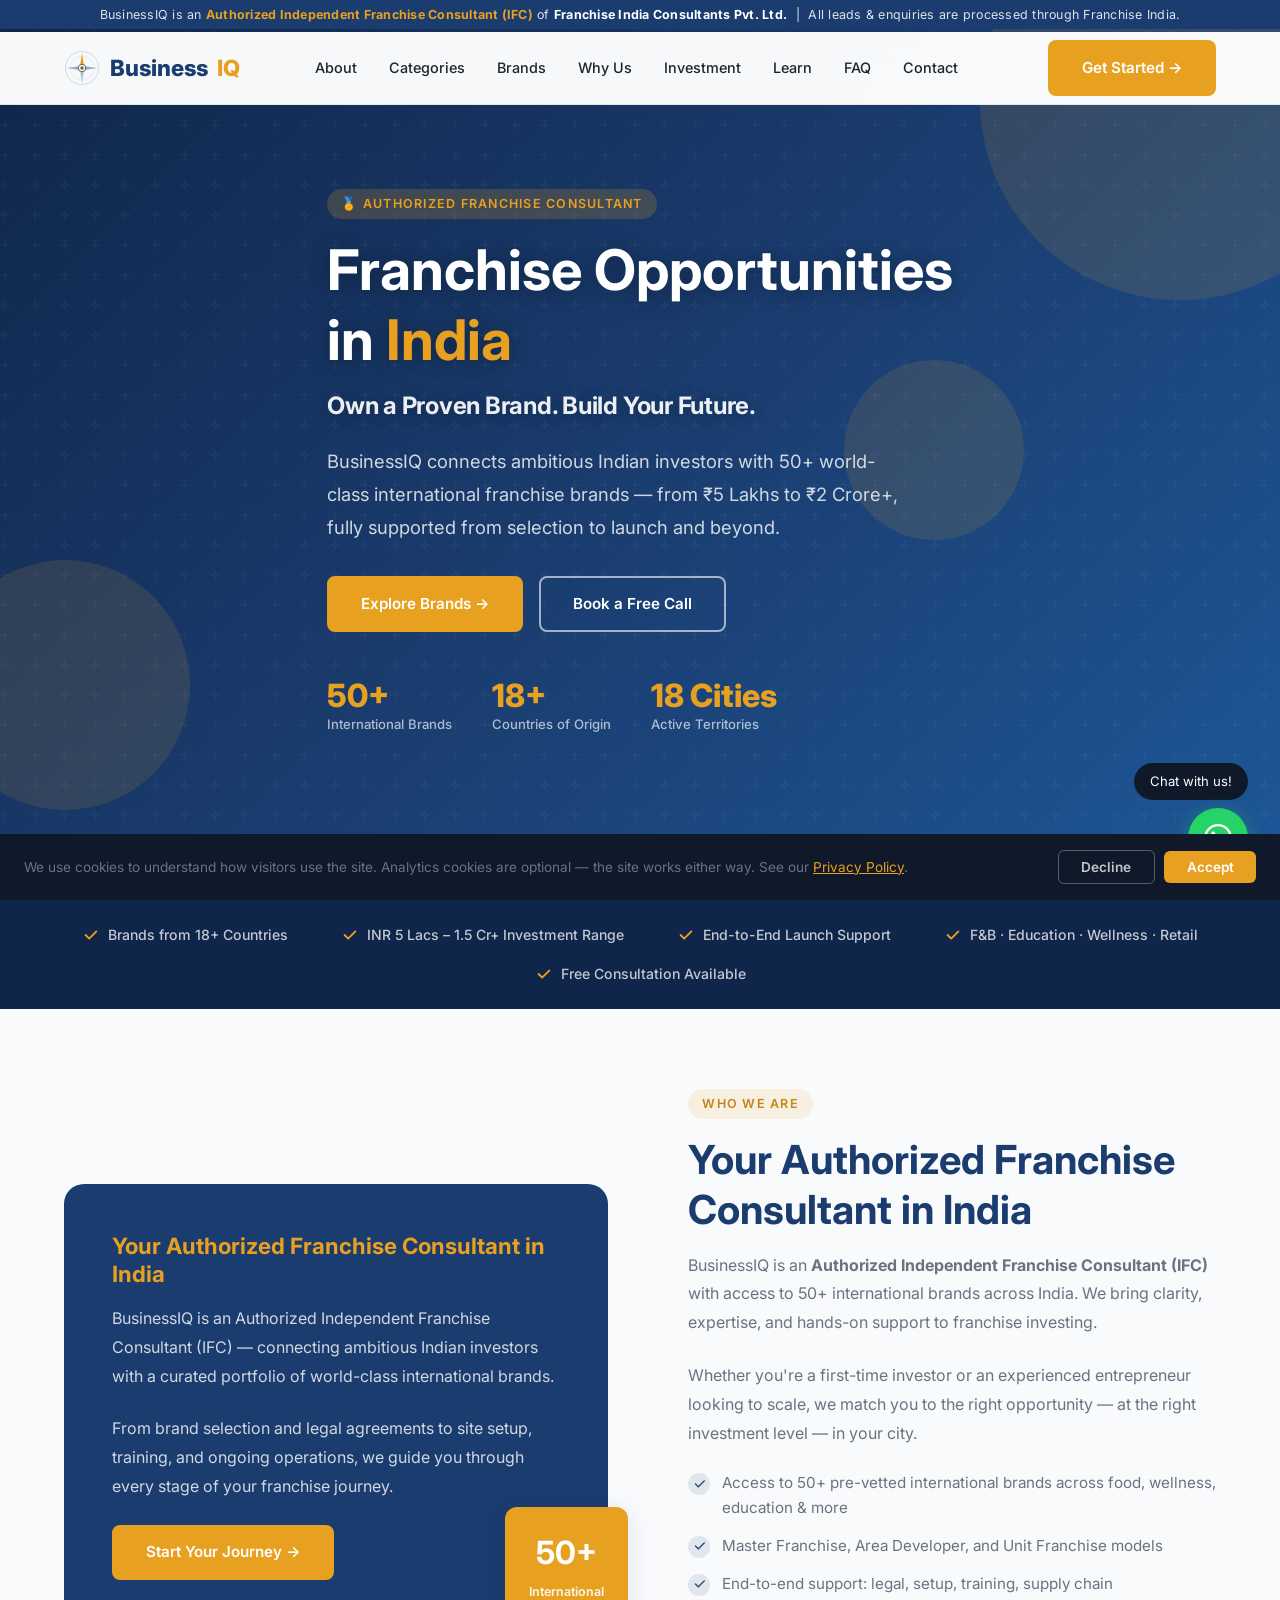
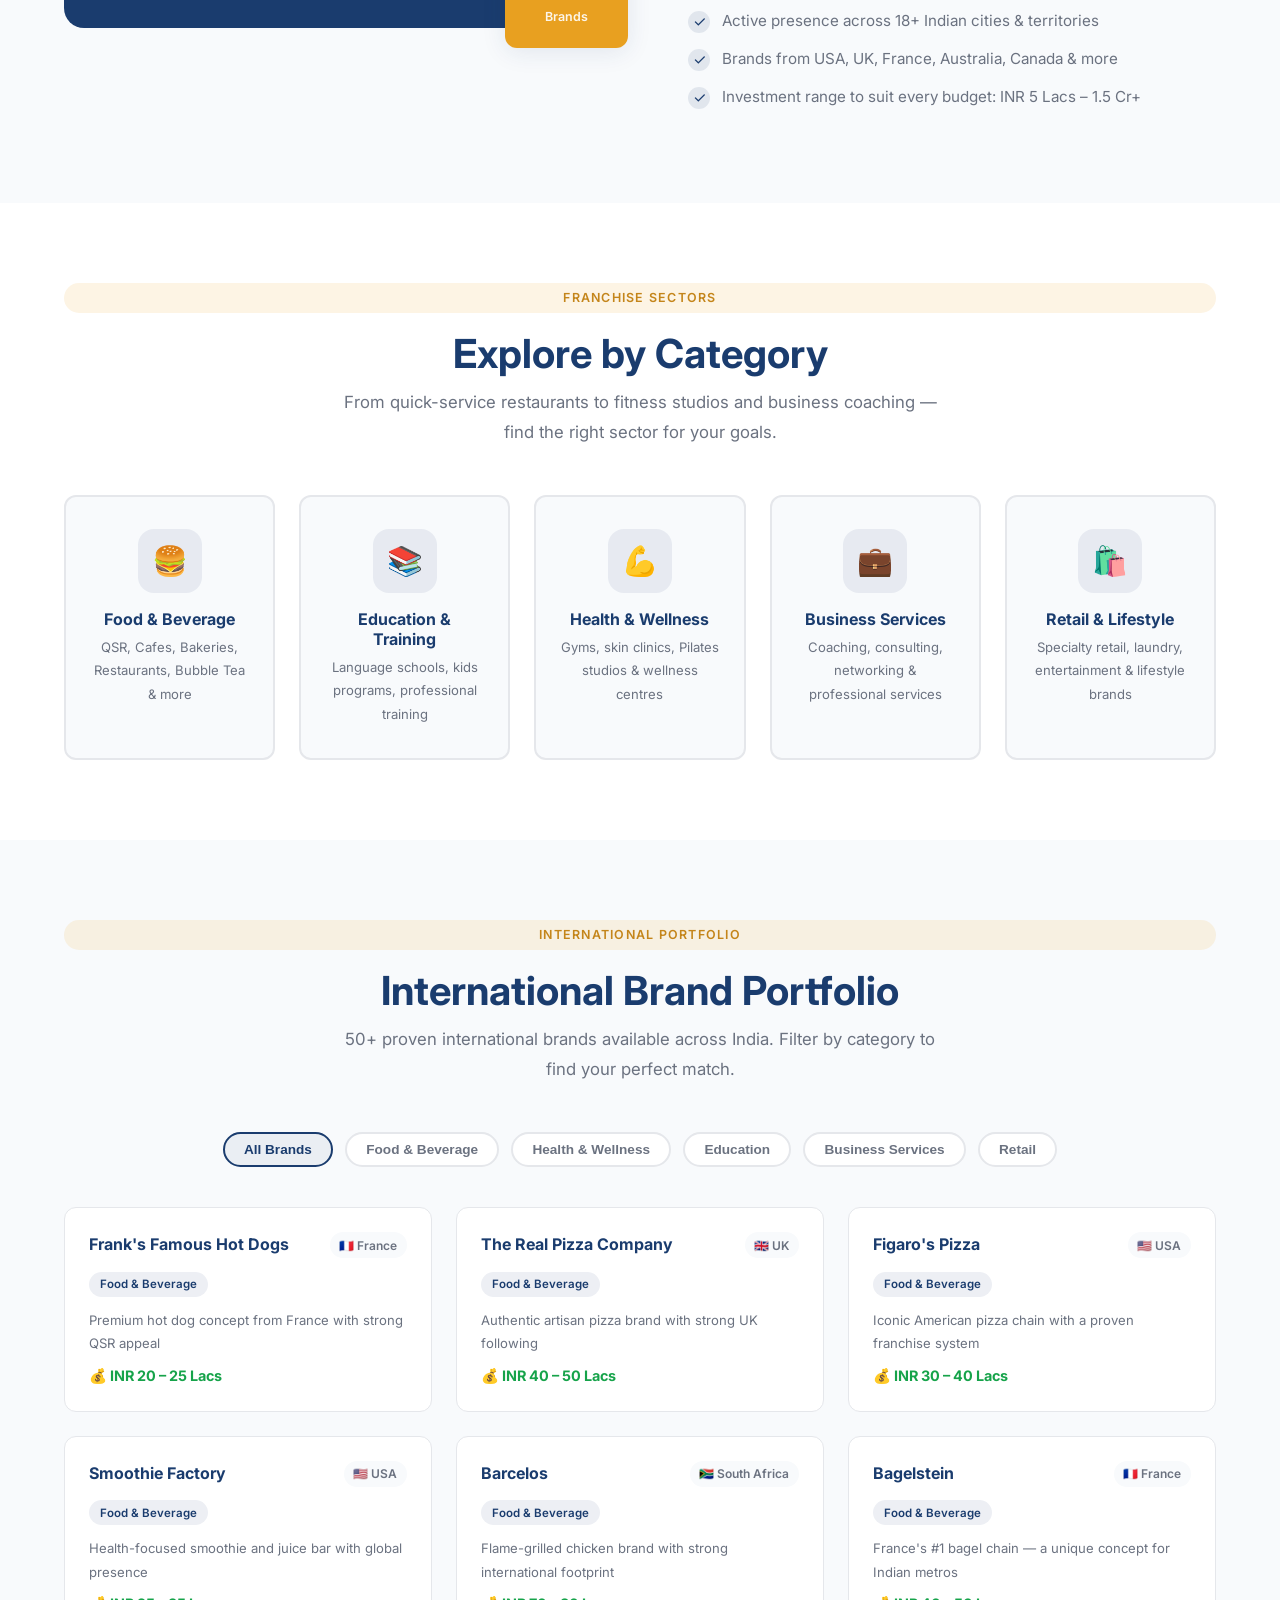
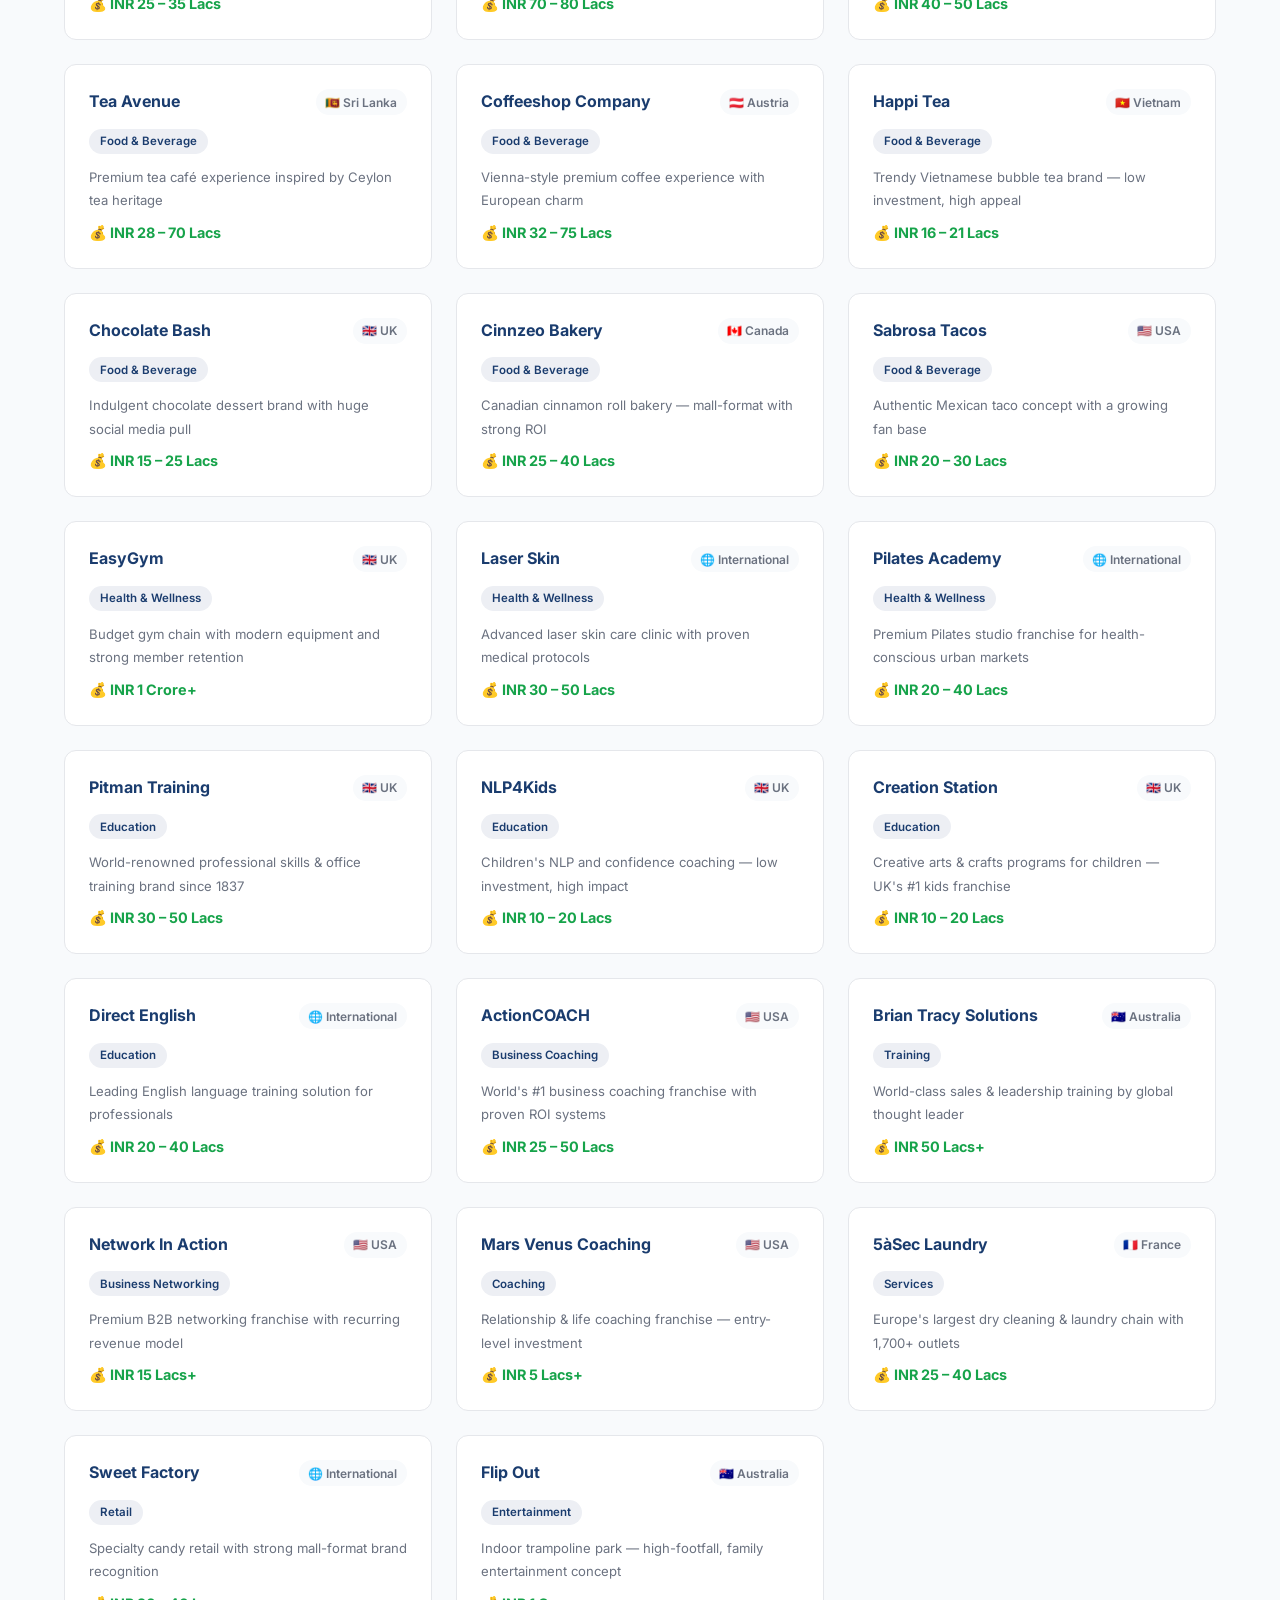
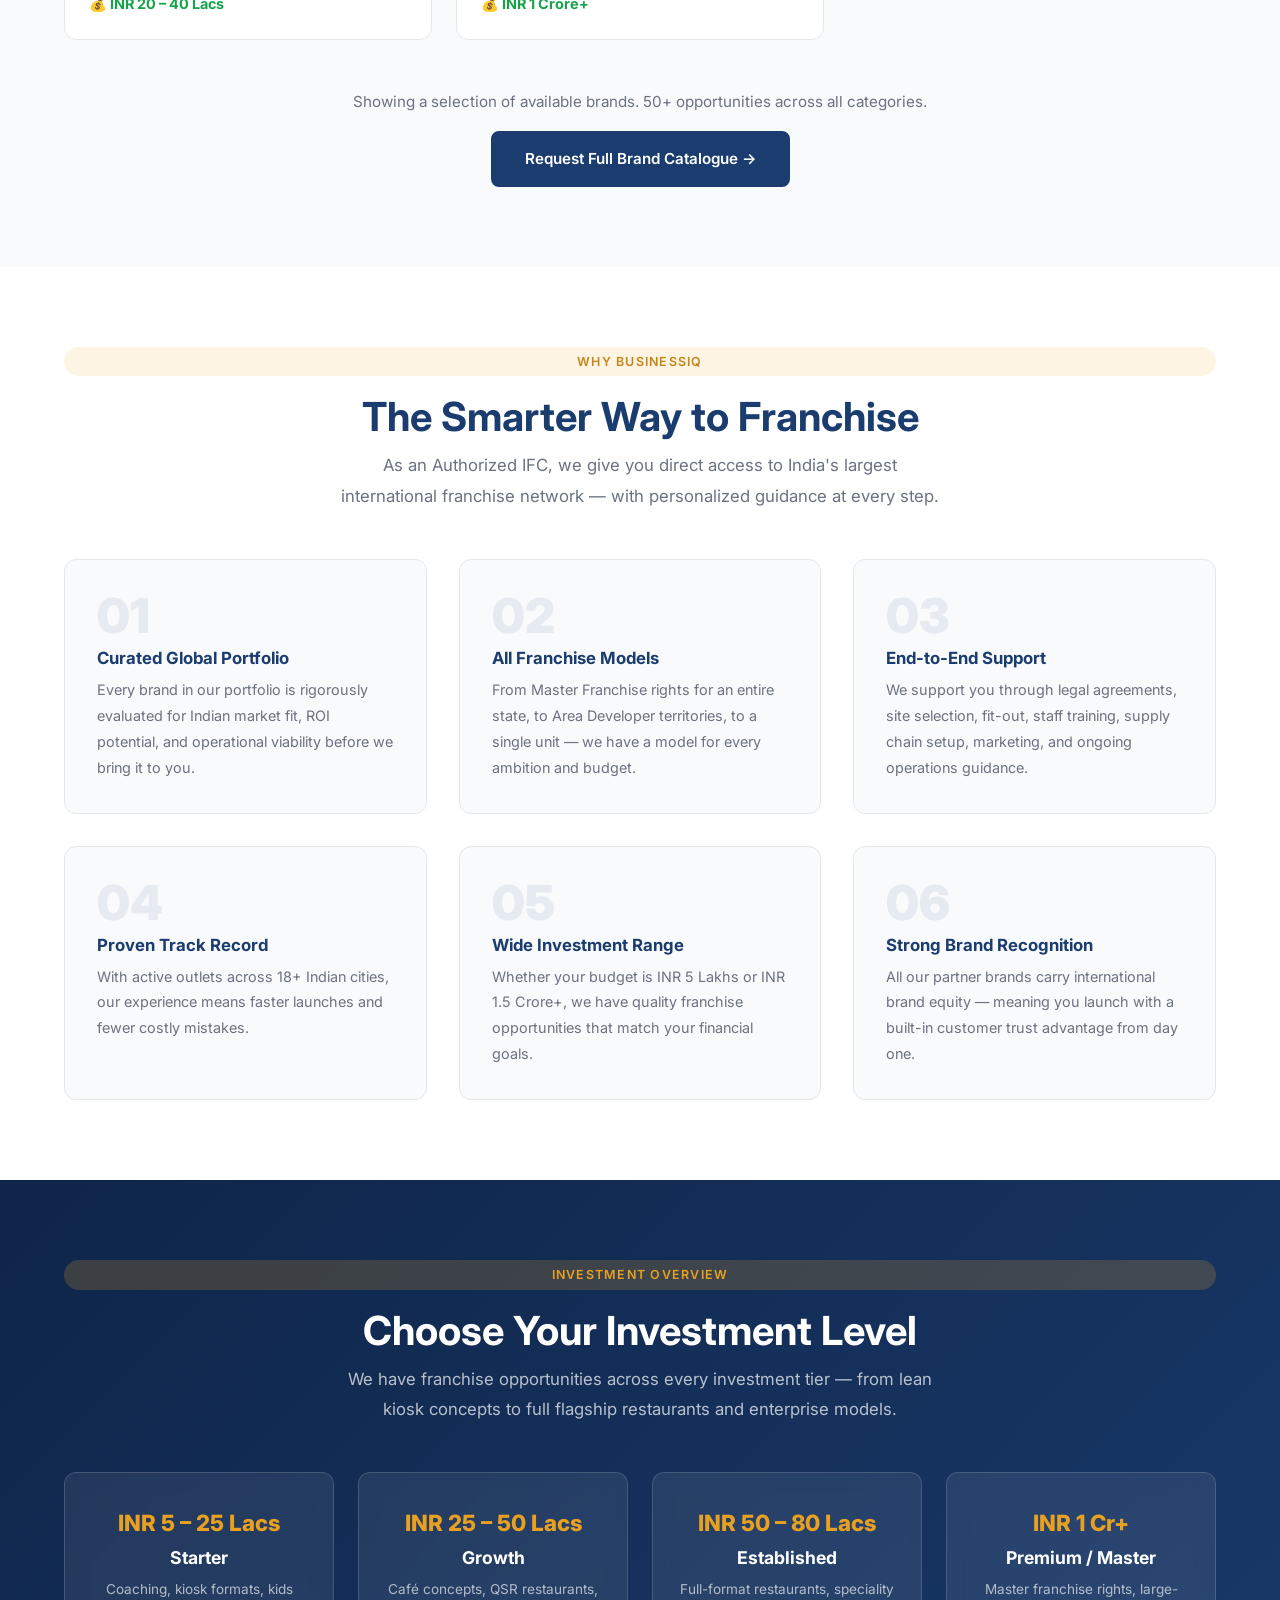
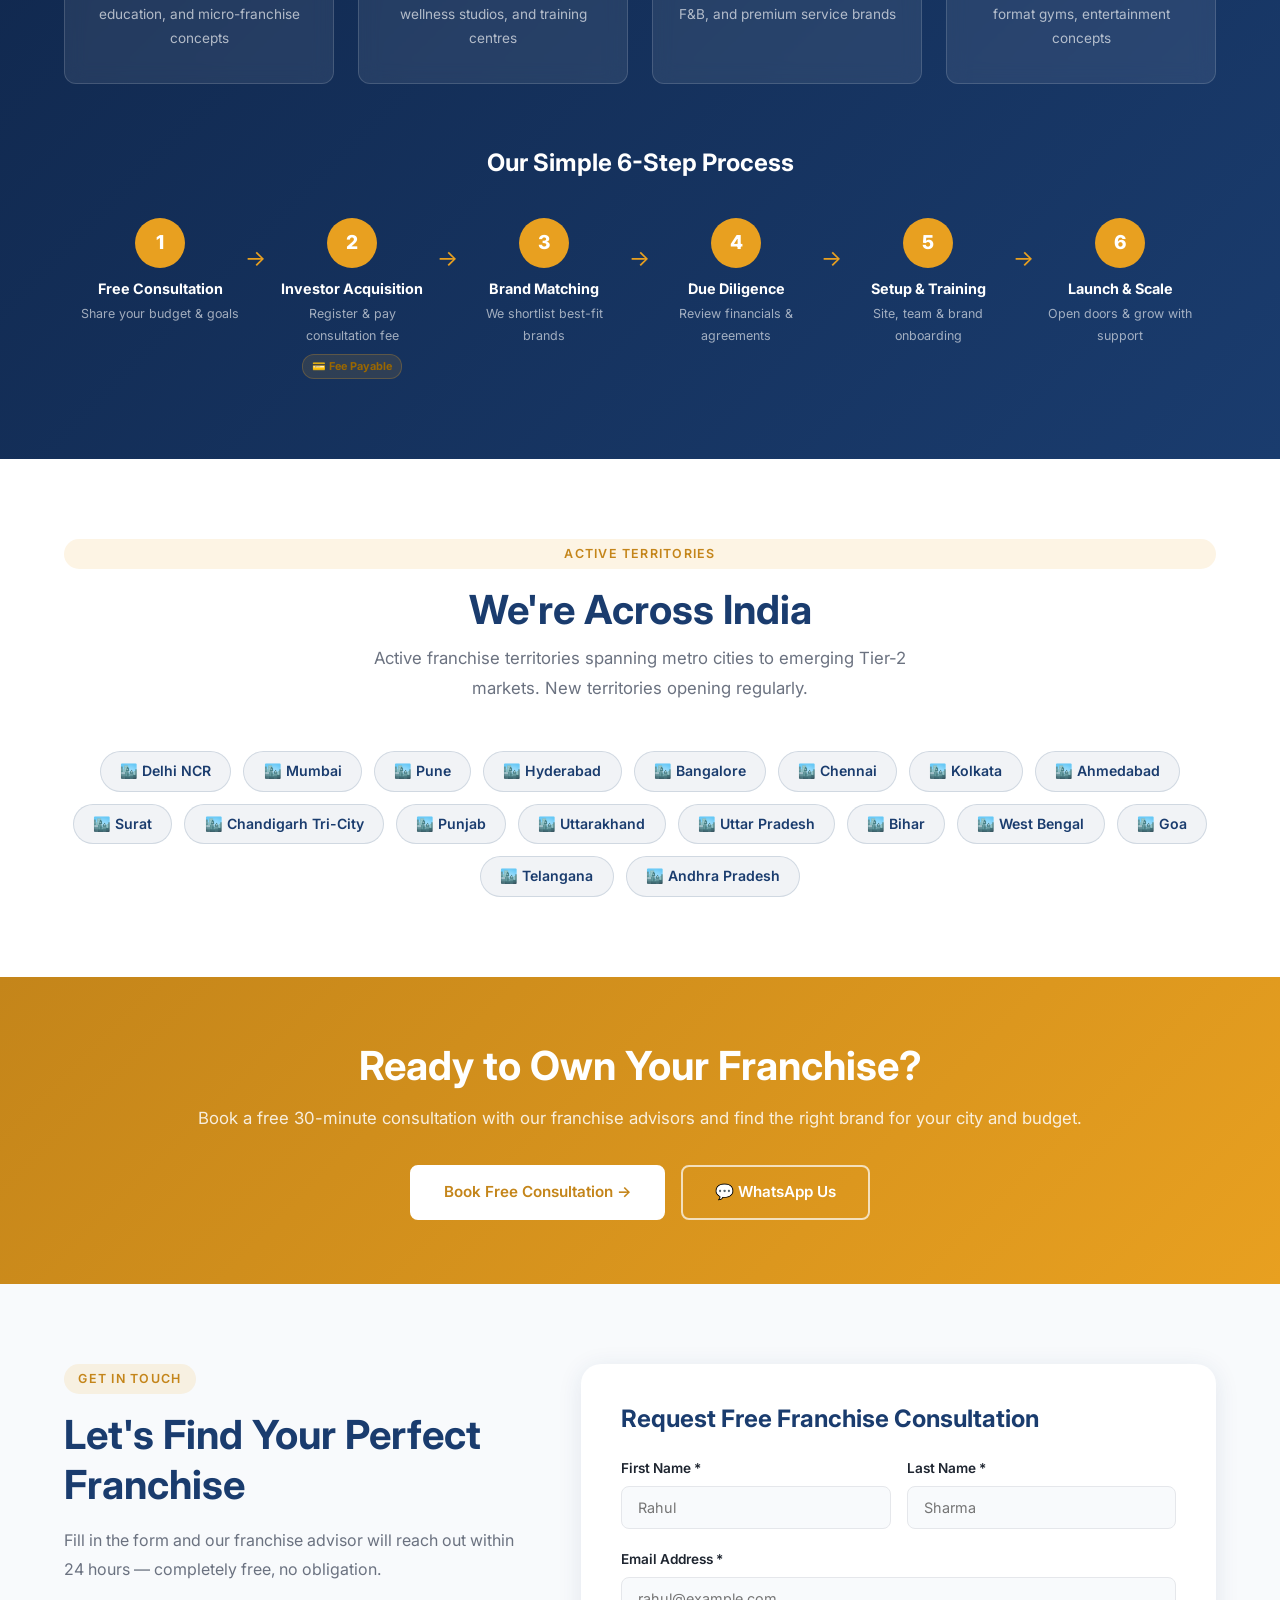
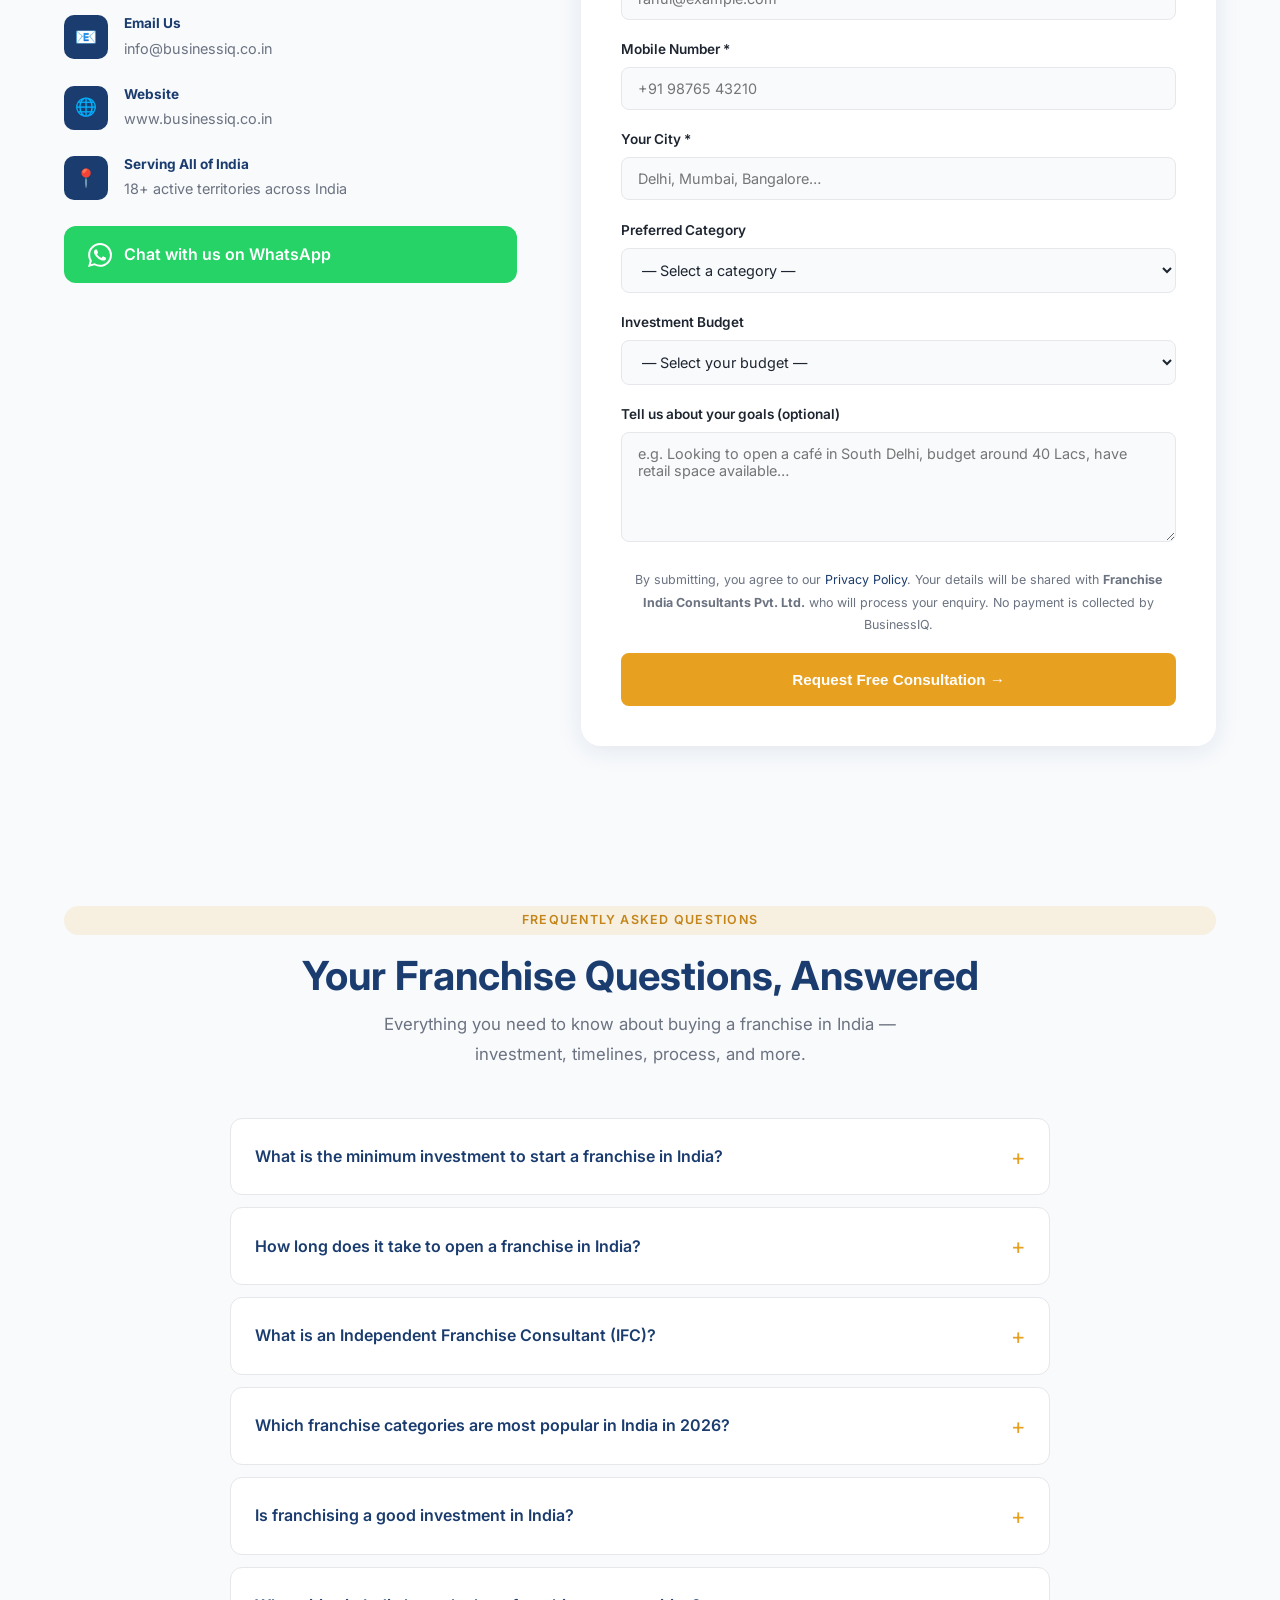
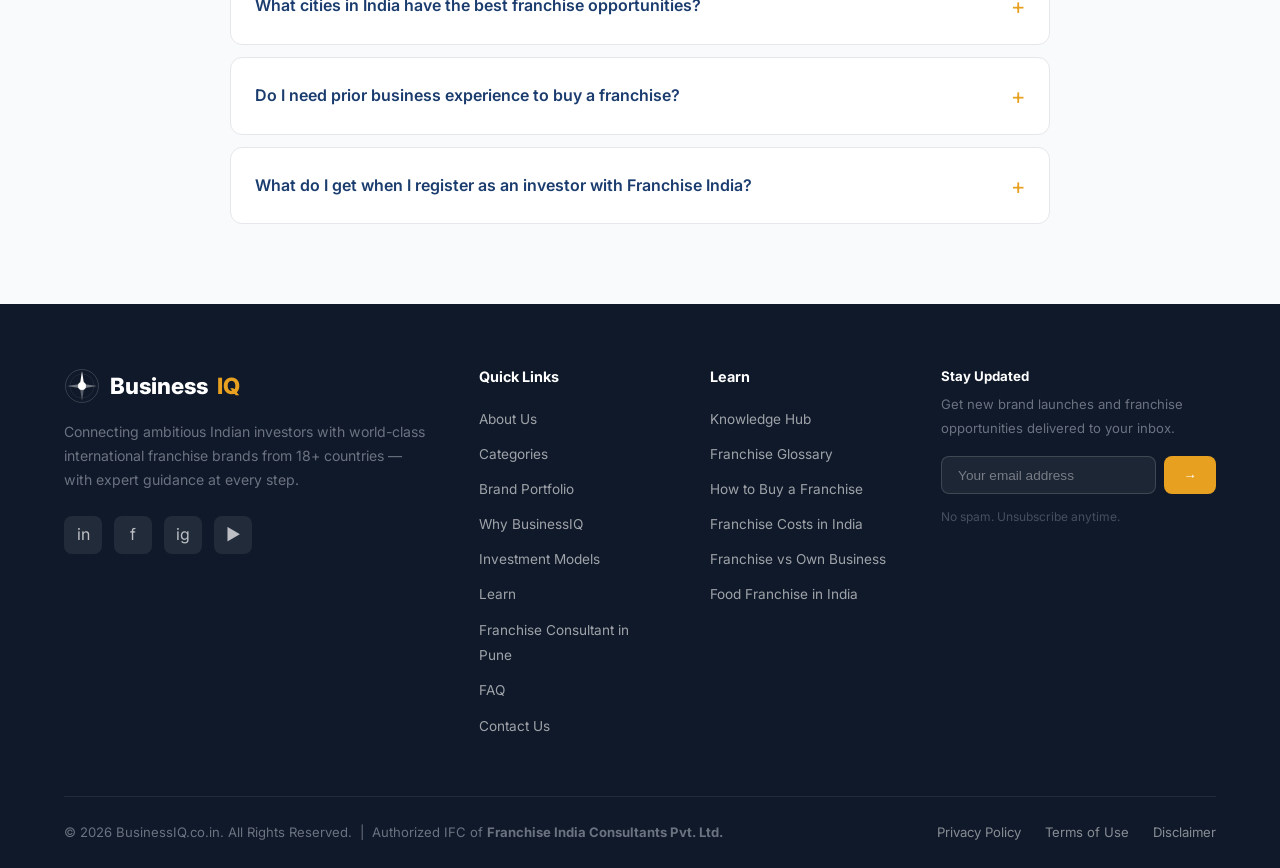
<file: index.html>
<!DOCTYPE html>
<html lang="en">
<head>
  <meta charset="UTF-8" />
  <meta name="viewport" content="width=device-width, initial-scale=1.0" />
  <title>Franchise Opportunities in India 2026 | BusinessIQ — International Franchise Consultant</title>
  <meta name="description" content="Explore 50+ international franchise opportunities in India — food, education, wellness and more. Investment from ₹5 Lakhs to ₹2 Crore+. Free consultation." />
  <meta name="keywords" content="franchise opportunities india, international franchise india, franchise consultant india, buy franchise india, franchise investment india 2026, master franchise india" />
  <meta name="author" content="BusinessIQ.co.in" />
  <meta name="robots" content="index, follow, max-snippet:-1, max-image-preview:large, max-video-preview:-1" />
  <meta name="geo.region" content="IN-MH" />
  <meta name="geo.placename" content="Pune, Maharashtra, India" />
  <meta name="geo.position" content="18.5204;73.8567" />
  <meta name="ICBM" content="18.5204, 73.8567" />

  <!-- Open Graph -->
  <meta property="og:title" content="Franchise Opportunities in India | BusinessIQ" />
  <meta property="og:description" content="Explore 50+ international franchise opportunities in India — food, education, wellness & more. Free consultation, ₹5L to ₹2Cr+ investment range." />
  <meta property="og:type" content="website" />
  <meta property="og:url" content="https://www.businessiq.co.in/" />
  <meta property="og:image" content="https://www.businessiq.co.in/assets/og-image.png" />
  <meta property="og:image:width" content="1200" />
  <meta property="og:image:height" content="630" />
  <meta property="og:image:type" content="image/png" />
  <meta property="og:image:alt" content="BusinessIQ — Franchise Opportunities in India 2026. 50+ international brands across food, education, health and retail." />
  <meta property="og:locale" content="en_IN" />
  <meta property="og:site_name" content="BusinessIQ" />

  <!-- Twitter Card -->
  <meta name="twitter:card" content="summary_large_image" />
  <meta name="twitter:title" content="Franchise Opportunities in India | BusinessIQ" />
  <meta name="twitter:description" content="Explore 50+ international franchise opportunities in India. Free consultation, ₹5L to ₹2Cr+ investment range." />
  <meta name="twitter:image" content="https://www.businessiq.co.in/assets/og-image.png" />
  <meta name="twitter:image:alt" content="BusinessIQ — Franchise Opportunities in India 2026" />

  <!-- Canonical -->
  <link rel="canonical" href="https://www.businessiq.co.in/" />

  <!-- Favicon placeholder -->
  <link rel="icon" type="image/svg+xml" href="assets/favicon.svg" />

  <!-- Google Fonts -->
  <link rel="preconnect" href="https://fonts.googleapis.com" />
  <link rel="preconnect" href="https://fonts.gstatic.com" crossorigin />
  <link href="https://fonts.googleapis.com/css2?family=Inter:wght@400;500;600;700;800;900&display=swap" rel="stylesheet" />

  <link rel="stylesheet" href="css/style.css" />

  <!-- Structured Data: LocalBusiness -->
  <script type="application/ld+json">
  {
    "@context": "https://schema.org",
    "@type": ["LocalBusiness", "ProfessionalService"],
    "@id": "https://www.businessiq.co.in/#business",
    "name": "BusinessIQ",
    "alternateName": "BusinessIQ.co.in",
    "url": "https://www.businessiq.co.in",
    "logo": "https://www.businessiq.co.in/assets/logo-icon.svg",
    "image": "https://www.businessiq.co.in/assets/og-image.png",
    "description": "BusinessIQ is an Authorized Independent Franchise Consultant (IFC) in India, helping investors discover and acquire international franchise opportunities from ₹5 Lakhs to ₹2 Crore+.",
    "telephone": "+919730080324",
    "email": "info@businessiq.co.in",
    "priceRange": "₹₹–₹₹₹₹",
    "areaServed": { "@type": "Country", "name": "India" },
    "address": {
      "@type": "PostalAddress",
      "addressLocality": "Pune",
      "addressRegion": "Maharashtra",
      "addressCountry": "IN"
    },
    "geo": {
      "@type": "GeoCoordinates",
      "latitude": 18.5204,
      "longitude": 73.8567
    },
    "contactPoint": {
      "@type": "ContactPoint",
      "contactType": "sales",
      "telephone": "+919730080324",
      "email": "info@businessiq.co.in",
      "areaServed": "IN",
      "availableLanguage": ["en", "hi"]
    },
    "knowsAbout": [
      "Franchise consulting",
      "International franchise opportunities in India",
      "Master franchise rights",
      "Franchise investment advisory"
    ]
  }
  </script>

  <!-- Structured Data: FAQPage -->
  <script type="application/ld+json">
  {
    "@context": "https://schema.org",
    "@type": "FAQPage",
    "mainEntity": [
      {
        "@type": "Question",
        "name": "What is the minimum investment to start a franchise in India?",
        "acceptedAnswer": {
          "@type": "Answer",
          "text": "The minimum investment to start a franchise in India starts from ₹5 Lakhs for kiosk and micro-franchise models such as coaching or kids education. Standard unit franchises typically require ₹15–50 Lakhs, while premium formats and master franchise rights range from ₹1 Crore to ₹2 Crore+."
        }
      },
      {
        "@type": "Question",
        "name": "How long does it take to open a franchise in India?",
        "acceptedAnswer": {
          "@type": "Answer",
          "text": "Typically 3 to 6 months from initial consultation to opening day, depending on the brand, location finalisation, legal agreements, and fit-out. Some lean formats like coaching and education franchises can launch in as little as 6–8 weeks."
        }
      },
      {
        "@type": "Question",
        "name": "What is an Independent Franchise Consultant (IFC)?",
        "acceptedAnswer": {
          "@type": "Answer",
          "text": "An Independent Franchise Consultant (IFC) is an authorised business advisor who helps investors find, evaluate, and acquire the right franchise opportunity. BusinessIQ is an Authorised IFC operating under Franchise India Consultants Pvt. Ltd., India's largest franchise consulting network."
        }
      },
      {
        "@type": "Question",
        "name": "Which franchise categories are most popular in India in 2026?",
        "acceptedAnswer": {
          "@type": "Answer",
          "text": "The most popular franchise categories in India in 2026 are Food & Beverage (cafés, QSRs, dessert brands), Education & Training, Health & Wellness (gyms, wellness clinics), Business Services & Coaching, and Retail & Lifestyle. International brands from the UK, USA, Australia, and Europe are in high demand."
        }
      },
      {
        "@type": "Question",
        "name": "Is franchising a good investment in India?",
        "acceptedAnswer": {
          "@type": "Answer",
          "text": "Yes, franchising offers significantly lower risk than starting a business from scratch because you get a proven business model, established brand recognition, training, and ongoing operational support. India's franchise industry is growing at 30–35% annually, making it one of the fastest-growing franchise markets globally."
        }
      },
      {
        "@type": "Question",
        "name": "What cities in India have the best franchise opportunities?",
        "acceptedAnswer": {
          "@type": "Answer",
          "text": "Delhi NCR, Mumbai, Pune, Bangalore, Hyderabad, Chennai, and Kolkata are India's top franchise markets. Tier-2 cities like Ahmedabad, Chandigarh, Surat, and Lucknow are also fast-growing franchise markets with lower real estate costs and rising consumer spending."
        }
      },
      {
        "@type": "Question",
        "name": "Do I need prior business experience to buy a franchise?",
        "acceptedAnswer": {
          "@type": "Answer",
          "text": "Not necessarily. Most international franchise brands provide comprehensive training before launch and ongoing operational support afterwards. BusinessIQ's advisory process matches you with brands that suit your background, skills, and preferred level of hands-on involvement — whether you are a first-time entrepreneur or an experienced business owner."
        }
      },
      {
        "@type": "Question",
        "name": "What do I get when I register as an investor with Franchise India?",
        "acceptedAnswer": {
          "@type": "Answer",
          "text": "Registering as a Franchise India investor (Membership) unlocks 15 exclusive benefits: (1) A dedicated Business Coach / Key Account Manager who evaluates your investment criteria, location and feasibility; (2) Complete hand holding and support to launch, with multiple opportunities within one year; (3) Experience and interest-based brand recommendations; (4) Market intelligence on local feasibility; (5) Regional analysis and best-fit brand recommendations; (6) Full information disclosure including brand financials and organized meetings; (7) Research-based recommendations with competitor and target-group analysis; (8) In-depth analysis by the consulting team; (9) Structured brand meetings and con-calls until deal closure; (10) Deal negotiation at the best possible price; (11) Legal assistance for all documentation; (12) Investor confidentiality; (13) Subscription to The Franchising World magazine; (14) Free entry to franchise exhibitions during membership; (15) Daily newsletter with new franchise opportunities. BusinessIQ, as an Authorized IFC, facilitates this entire registration process."
        }
      }
    ]
  }
  </script>

  <!-- Structured Data: HowTo -->
  <script type="application/ld+json">
  {
    "@context": "https://schema.org",
    "@type": "HowTo",
    "name": "How to Buy a Franchise in India with BusinessIQ",
    "description": "A step-by-step guide to acquiring an international franchise opportunity in India through BusinessIQ, an Authorized IFC of Franchise India.",
    "totalTime": "P3M",
    "step": [
      {
        "@type": "HowToStep",
        "position": 1,
        "name": "Book a Free Consultation",
        "text": "Submit a consultation request on BusinessIQ.co.in or WhatsApp with your budget, preferred city, and franchise category interests."
      },
      {
        "@type": "HowToStep",
        "position": 2,
        "name": "Register as an Investor",
        "text": "Complete the Investor Acquisition process. A consultation fee confirms your investor status and unlocks detailed brand information."
      },
      {
        "@type": "HowToStep",
        "position": 3,
        "name": "Brand Matching & Shortlisting",
        "text": "Our advisors match your investment budget, city, and goals with the most suitable brands from our portfolio of 50+ international franchises."
      },
      {
        "@type": "HowToStep",
        "position": 4,
        "name": "Due Diligence & Agreement",
        "text": "Review the franchise disclosure document, financials, and franchise agreement. Conduct due diligence with the brand's India team."
      },
      {
        "@type": "HowToStep",
        "position": 5,
        "name": "Site Setup & Training",
        "text": "Finalise your site, complete the fit-out, recruit staff, and attend the brand training programme with full BusinessIQ support."
      },
      {
        "@type": "HowToStep",
        "position": 6,
        "name": "Launch & Scale",
        "text": "Open your franchise outlet and grow with ongoing brand support, marketing guidance, and supply chain assistance."
      }
    ]
  }
  </script>

  <!-- Structured Data: BreadcrumbList -->
  <script type="application/ld+json">
  {
    "@context": "https://schema.org",
    "@type": "BreadcrumbList",
    "itemListElement": [
      { "@type": "ListItem", "position": 1, "name": "Home", "item": "https://www.businessiq.co.in/" }
    ]
  }
  </script>
</head>
<body>

<!-- ══════════════ IFC DISCLOSURE BAR ══════════════ -->
<div class="ifc-bar">
  <span class="ifc-long">BusinessIQ is an <strong style="color:#e8a020;">Authorized Independent Franchise Consultant (IFC)</strong> of <strong style="color:#fff;">Franchise India Consultants Pvt. Ltd.</strong> &nbsp;|&nbsp; All leads &amp; enquiries are processed through Franchise India.</span>
  <span class="ifc-short"><strong style="color:#e8a020;">Authorized IFC</strong> · Franchise India Consultants Pvt. Ltd.</span>
</div>

<!-- ══════════════ NAVIGATION ══════════════ -->
<nav class="navbar" id="navbar" role="navigation" aria-label="Main navigation">
  <div class="container">
    <div class="nav-inner">
      <a href="/" class="nav-logo" aria-label="BusinessIQ Home">
        <img src="assets/logo-icon.svg" alt="" height="36" width="36" aria-hidden="true" />
        Business<span>IQ</span>
      </a>

      <ul class="nav-links" id="navLinks" role="list">
        <li><a href="#about">About</a></li>
        <li><a href="#categories">Categories</a></li>
        <li><a href="brands">Brands</a></li>
        <li><a href="#why-us">Why Us</a></li>
        <li><a href="#investment">Investment</a></li>
        <li><a href="/learn">Learn</a></li>
        <li><a href="#faq">FAQ</a></li>
        <li><a href="#contact">Contact</a></li>
      </ul>

      <a href="#contact" class="btn btn-primary nav-cta" aria-label="Get started with BusinessIQ">
        Get Started →
      </a>

      <button class="hamburger" id="hamburger" aria-label="Toggle mobile menu" aria-expanded="false" aria-controls="navLinks">
        <span></span><span></span><span></span>
      </button>
    </div>
  </div>
</nav>

<!-- ══════════════ HERO ══════════════ -->
<section class="hero" id="home" aria-label="Hero section">
  <div class="hero-particles" aria-hidden="true">
    <div class="particle"></div>
    <div class="particle"></div>
    <div class="particle"></div>
  </div>
  <div class="container">
    <div class="hero-content">
      <span class="tag">🏅 Authorized Franchise Consultant</span>
      <h1>Franchise Opportunities<br>in <span>India</span></h1>
      <p class="hero-kicker">Own a Proven Brand. Build Your Future.</p>
      <p>BusinessIQ connects ambitious Indian investors with 50+ world-class international franchise brands — from ₹5 Lakhs to ₹2 Crore+, fully supported from selection to launch and beyond.</p>
      <div class="hero-cta">
        <a href="#brands" class="btn btn-primary">Explore Brands →</a>
        <a href="#contact" class="btn btn-outline">Book a Free Call</a>
      </div>
      <div class="hero-stats" role="list" aria-label="Key statistics">
        <div class="stat" role="listitem">
          <div class="stat-num" data-target="50" data-suffix="+">50+</div>
          <div class="stat-label">International Brands</div>
        </div>
        <div class="stat" role="listitem">
          <div class="stat-num" data-target="18" data-suffix="+">18+</div>
          <div class="stat-label">Countries of Origin</div>
        </div>
<div class="stat" role="listitem">
          <div class="stat-num" data-target="18" data-suffix=" Cities">18 Cities</div>
          <div class="stat-label">Active Territories</div>
        </div>
      </div>
    </div>
  </div>
</section>

<!-- ══════════════ TRUST BAR ══════════════ -->
<div class="trust-bar" role="complementary" aria-label="Trust indicators">
  <div class="container">
    <div class="trust-inner">
      <div class="trust-item">
        <svg width="18" height="18" fill="currentColor" viewBox="0 0 20 20" aria-hidden="true"><path fill-rule="evenodd" d="M16.707 5.293a1 1 0 010 1.414l-8 8a1 1 0 01-1.414 0l-4-4a1 1 0 011.414-1.414L8 12.586l7.293-7.293a1 1 0 011.414 0z" clip-rule="evenodd"/></svg>
        Brands from 18+ Countries
      </div>
      <div class="trust-item">
        <svg width="18" height="18" fill="currentColor" viewBox="0 0 20 20" aria-hidden="true"><path fill-rule="evenodd" d="M16.707 5.293a1 1 0 010 1.414l-8 8a1 1 0 01-1.414 0l-4-4a1 1 0 011.414-1.414L8 12.586l7.293-7.293a1 1 0 011.414 0z" clip-rule="evenodd"/></svg>
        INR 5 Lacs – 1.5 Cr+ Investment Range
      </div>
      <div class="trust-item">
        <svg width="18" height="18" fill="currentColor" viewBox="0 0 20 20" aria-hidden="true"><path fill-rule="evenodd" d="M16.707 5.293a1 1 0 010 1.414l-8 8a1 1 0 01-1.414 0l-4-4a1 1 0 011.414-1.414L8 12.586l7.293-7.293a1 1 0 011.414 0z" clip-rule="evenodd"/></svg>
        End-to-End Launch Support
      </div>
      <div class="trust-item">
        <svg width="18" height="18" fill="currentColor" viewBox="0 0 20 20" aria-hidden="true"><path fill-rule="evenodd" d="M16.707 5.293a1 1 0 010 1.414l-8 8a1 1 0 01-1.414 0l-4-4a1 1 0 011.414-1.414L8 12.586l7.293-7.293a1 1 0 011.414 0z" clip-rule="evenodd"/></svg>
        F&B · Education · Wellness · Retail
      </div>
      <div class="trust-item">
        <svg width="18" height="18" fill="currentColor" viewBox="0 0 20 20" aria-hidden="true"><path fill-rule="evenodd" d="M16.707 5.293a1 1 0 010 1.414l-8 8a1 1 0 01-1.414 0l-4-4a1 1 0 011.414-1.414L8 12.586l7.293-7.293a1 1 0 011.414 0z" clip-rule="evenodd"/></svg>
        Free Consultation Available
      </div>
    </div>
  </div>
</div>

<!-- ══════════════ ABOUT ══════════════ -->
<section class="about" id="about" aria-labelledby="about-heading">
  <div class="container">
    <div class="about-grid">
      <div class="about-visual fade-in">
        <div class="about-card">
          <h3>Your Authorized Franchise Consultant in India</h3>
          <p>BusinessIQ is an Authorized Independent Franchise Consultant (IFC) — connecting ambitious Indian investors with a curated portfolio of world-class international brands.</p>
          <p>From brand selection and legal agreements to site setup, training, and ongoing operations, we guide you through every stage of your franchise journey.</p>
          <a href="#contact" class="btn btn-primary">Start Your Journey →</a>
        </div>
        <div class="about-badge" aria-label="50+ international brands">
          <strong>50+</strong>
          <span>International<br>Brands</span>
        </div>
      </div>
      <div class="about-text fade-in">
        <span class="tag">Who We Are</span>
        <h2 id="about-heading">Your Authorized Franchise Consultant in India</h2>
        <p>BusinessIQ is an <strong>Authorized Independent Franchise Consultant (IFC)</strong> with access to 50+ international brands across India. We bring clarity, expertise, and hands-on support to franchise investing.</p>
        <p>Whether you're a first-time investor or an experienced entrepreneur looking to scale, we match you to the right opportunity — at the right investment level — in your city.</p>
        <ul class="about-list" role="list" aria-label="Our key benefits">
          <li>
            <div class="check-icon" aria-hidden="true">✓</div>
            Access to 50+ pre-vetted international brands across food, wellness, education & more
          </li>
          <li>
            <div class="check-icon" aria-hidden="true">✓</div>
            Master Franchise, Area Developer, and Unit Franchise models
          </li>
          <li>
            <div class="check-icon" aria-hidden="true">✓</div>
            End-to-end support: legal, setup, training, supply chain
          </li>
          <li>
            <div class="check-icon" aria-hidden="true">✓</div>
            Active presence across 18+ Indian cities & territories
          </li>
          <li>
            <div class="check-icon" aria-hidden="true">✓</div>
            Brands from USA, UK, France, Australia, Canada &amp; more
          </li>
          <li>
            <div class="check-icon" aria-hidden="true">✓</div>
            Investment range to suit every budget: INR 5 Lacs – 1.5 Cr+
          </li>
        </ul>
      </div>
    </div>
  </div>
</section>

<!-- ══════════════ CATEGORIES ══════════════ -->
<section class="categories" id="categories" aria-labelledby="categories-heading">
  <div class="container">
    <span class="tag" style="display:block;text-align:center;">Franchise Sectors</span>
    <h2 class="section-title" id="categories-heading">Explore by Category</h2>
    <p class="section-subtitle">From quick-service restaurants to fitness studios and business coaching — find the right sector for your goals.</p>
    <div class="cat-grid" role="list">
      <div class="cat-card fade-in" role="listitem" aria-label="Food and Beverage category">
        <div class="cat-icon" aria-hidden="true">🍔</div>
        <h4>Food &amp; Beverage</h4>
        <p>QSR, Cafes, Bakeries, Restaurants, Bubble Tea &amp; more</p>
      </div>
      <div class="cat-card fade-in" role="listitem" aria-label="Education and Training category">
        <div class="cat-icon" aria-hidden="true">📚</div>
        <h4>Education &amp; Training</h4>
        <p>Language schools, kids programs, professional training</p>
      </div>
      <div class="cat-card fade-in" role="listitem" aria-label="Health and Wellness category">
        <div class="cat-icon" aria-hidden="true">💪</div>
        <h4>Health &amp; Wellness</h4>
        <p>Gyms, skin clinics, Pilates studios &amp; wellness centres</p>
      </div>
      <div class="cat-card fade-in" role="listitem" aria-label="Business Services category">
        <div class="cat-icon" aria-hidden="true">💼</div>
        <h4>Business Services</h4>
        <p>Coaching, consulting, networking &amp; professional services</p>
      </div>
      <div class="cat-card fade-in" role="listitem" aria-label="Retail and Lifestyle category">
        <div class="cat-icon" aria-hidden="true">🛍️</div>
        <h4>Retail &amp; Lifestyle</h4>
        <p>Specialty retail, laundry, entertainment &amp; lifestyle brands</p>
      </div>
    </div>
  </div>
</section>

<!-- ══════════════ BRANDS ══════════════ -->
<section class="brands" id="brands" aria-labelledby="brands-heading">
  <div class="container">
    <span class="tag" style="display:block;text-align:center;">International Portfolio</span>
    <h2 class="section-title" id="brands-heading">International Brand Portfolio</h2>
    <p class="section-subtitle">50+ proven international brands available across India. Filter by category to find your perfect match.</p>

    <div class="filter-tabs" role="tablist" aria-label="Filter brands by category">
      <button class="filter-btn active" data-filter="all" role="tab" aria-selected="true">All Brands</button>
      <button class="filter-btn" data-filter="F&B" role="tab" aria-selected="false">Food &amp; Beverage</button>
      <button class="filter-btn" data-filter="Health" role="tab" aria-selected="false">Health &amp; Wellness</button>
      <button class="filter-btn" data-filter="Education" role="tab" aria-selected="false">Education</button>
      <button class="filter-btn" data-filter="Business" role="tab" aria-selected="false">Business Services</button>
      <button class="filter-btn" data-filter="Retail" role="tab" aria-selected="false">Retail</button>
    </div>

    <div class="brands-grid" role="list" aria-label="Franchise brand cards">

      <!-- F&B Brands -->
      <div class="brand-card fade-in" data-category="F&B" role="listitem">
        <div class="brand-header">
          <div class="brand-name">Frank's Famous Hot Dogs</div>
          <span class="brand-origin-flag">🇫🇷 France</span>
        </div>
        <span class="brand-cat-pill">Food &amp; Beverage</span>
        <p style="font-size:0.82rem;color:#6b7280;margin-bottom:0.5rem;">Premium hot dog concept from France with strong QSR appeal</p>
        <div class="brand-investment">💰 INR 20 – 25 Lacs</div>
      </div>

      <div class="brand-card fade-in" data-category="F&B" role="listitem">
        <div class="brand-header">
          <div class="brand-name">The Real Pizza Company</div>
          <span class="brand-origin-flag">🇬🇧 UK</span>
        </div>
        <span class="brand-cat-pill">Food &amp; Beverage</span>
        <p style="font-size:0.82rem;color:#6b7280;margin-bottom:0.5rem;">Authentic artisan pizza brand with strong UK following</p>
        <div class="brand-investment">💰 INR 40 – 50 Lacs</div>
      </div>

      <div class="brand-card fade-in" data-category="F&B" role="listitem">
        <div class="brand-header">
          <div class="brand-name">Figaro's Pizza</div>
          <span class="brand-origin-flag">🇺🇸 USA</span>
        </div>
        <span class="brand-cat-pill">Food &amp; Beverage</span>
        <p style="font-size:0.82rem;color:#6b7280;margin-bottom:0.5rem;">Iconic American pizza chain with a proven franchise system</p>
        <div class="brand-investment">💰 INR 30 – 40 Lacs</div>
      </div>

      <div class="brand-card fade-in" data-category="F&B" role="listitem">
        <div class="brand-header">
          <div class="brand-name">Smoothie Factory</div>
          <span class="brand-origin-flag">🇺🇸 USA</span>
        </div>
        <span class="brand-cat-pill">Food &amp; Beverage</span>
        <p style="font-size:0.82rem;color:#6b7280;margin-bottom:0.5rem;">Health-focused smoothie and juice bar with global presence</p>
        <div class="brand-investment">💰 INR 25 – 35 Lacs</div>
      </div>

      <div class="brand-card fade-in" data-category="F&B" role="listitem">
        <div class="brand-header">
          <div class="brand-name">Barcelos</div>
          <span class="brand-origin-flag">🇿🇦 South Africa</span>
        </div>
        <span class="brand-cat-pill">Food &amp; Beverage</span>
        <p style="font-size:0.82rem;color:#6b7280;margin-bottom:0.5rem;">Flame-grilled chicken brand with strong international footprint</p>
        <div class="brand-investment">💰 INR 70 – 80 Lacs</div>
      </div>

      <div class="brand-card fade-in" data-category="F&B" role="listitem">
        <div class="brand-header">
          <div class="brand-name">Bagelstein</div>
          <span class="brand-origin-flag">🇫🇷 France</span>
        </div>
        <span class="brand-cat-pill">Food &amp; Beverage</span>
        <p style="font-size:0.82rem;color:#6b7280;margin-bottom:0.5rem;">France's #1 bagel chain — a unique concept for Indian metros</p>
        <div class="brand-investment">💰 INR 40 – 50 Lacs</div>
      </div>

      <div class="brand-card fade-in" data-category="F&B" role="listitem">
        <div class="brand-header">
          <div class="brand-name">Tea Avenue</div>
          <span class="brand-origin-flag">🇱🇰 Sri Lanka</span>
        </div>
        <span class="brand-cat-pill">Food &amp; Beverage</span>
        <p style="font-size:0.82rem;color:#6b7280;margin-bottom:0.5rem;">Premium tea café experience inspired by Ceylon tea heritage</p>
        <div class="brand-investment">💰 INR 28 – 70 Lacs</div>
      </div>

      <div class="brand-card fade-in" data-category="F&B" role="listitem">
        <div class="brand-header">
          <div class="brand-name">Coffeeshop Company</div>
          <span class="brand-origin-flag">🇦🇹 Austria</span>
        </div>
        <span class="brand-cat-pill">Food &amp; Beverage</span>
        <p style="font-size:0.82rem;color:#6b7280;margin-bottom:0.5rem;">Vienna-style premium coffee experience with European charm</p>
        <div class="brand-investment">💰 INR 32 – 75 Lacs</div>
      </div>

      <div class="brand-card fade-in" data-category="F&B" role="listitem">
        <div class="brand-header">
          <div class="brand-name">Happi Tea</div>
          <span class="brand-origin-flag">🇻🇳 Vietnam</span>
        </div>
        <span class="brand-cat-pill">Food &amp; Beverage</span>
        <p style="font-size:0.82rem;color:#6b7280;margin-bottom:0.5rem;">Trendy Vietnamese bubble tea brand — low investment, high appeal</p>
        <div class="brand-investment">💰 INR 16 – 21 Lacs</div>
      </div>

      <div class="brand-card fade-in" data-category="F&B" role="listitem">
        <div class="brand-header">
          <div class="brand-name">Chocolate Bash</div>
          <span class="brand-origin-flag">🇬🇧 UK</span>
        </div>
        <span class="brand-cat-pill">Food &amp; Beverage</span>
        <p style="font-size:0.82rem;color:#6b7280;margin-bottom:0.5rem;">Indulgent chocolate dessert brand with huge social media pull</p>
        <div class="brand-investment">💰 INR 15 – 25 Lacs</div>
      </div>

      <div class="brand-card fade-in" data-category="F&B" role="listitem">
        <div class="brand-header">
          <div class="brand-name">Cinnzeo Bakery</div>
          <span class="brand-origin-flag">🇨🇦 Canada</span>
        </div>
        <span class="brand-cat-pill">Food &amp; Beverage</span>
        <p style="font-size:0.82rem;color:#6b7280;margin-bottom:0.5rem;">Canadian cinnamon roll bakery — mall-format with strong ROI</p>
        <div class="brand-investment">💰 INR 25 – 40 Lacs</div>
      </div>

      <div class="brand-card fade-in" data-category="F&B" role="listitem">
        <div class="brand-header">
          <div class="brand-name">Sabrosa Tacos</div>
          <span class="brand-origin-flag">🇺🇸 USA</span>
        </div>
        <span class="brand-cat-pill">Food &amp; Beverage</span>
        <p style="font-size:0.82rem;color:#6b7280;margin-bottom:0.5rem;">Authentic Mexican taco concept with a growing fan base</p>
        <div class="brand-investment">💰 INR 20 – 30 Lacs</div>
      </div>

      <!-- Health & Wellness -->
      <div class="brand-card fade-in" data-category="Health & Wellness" role="listitem">
        <div class="brand-header">
          <div class="brand-name">EasyGym</div>
          <span class="brand-origin-flag">🇬🇧 UK</span>
        </div>
        <span class="brand-cat-pill">Health &amp; Wellness</span>
        <p style="font-size:0.82rem;color:#6b7280;margin-bottom:0.5rem;">Budget gym chain with modern equipment and strong member retention</p>
        <div class="brand-investment">💰 INR 1 Crore+</div>
      </div>

      <div class="brand-card fade-in" data-category="Health & Wellness" role="listitem">
        <div class="brand-header">
          <div class="brand-name">Laser Skin</div>
          <span class="brand-origin-flag">🌐 International</span>
        </div>
        <span class="brand-cat-pill">Health &amp; Wellness</span>
        <p style="font-size:0.82rem;color:#6b7280;margin-bottom:0.5rem;">Advanced laser skin care clinic with proven medical protocols</p>
        <div class="brand-investment">💰 INR 30 – 50 Lacs</div>
      </div>

      <div class="brand-card fade-in" data-category="Health & Wellness" role="listitem">
        <div class="brand-header">
          <div class="brand-name">Pilates Academy</div>
          <span class="brand-origin-flag">🌐 International</span>
        </div>
        <span class="brand-cat-pill">Health &amp; Wellness</span>
        <p style="font-size:0.82rem;color:#6b7280;margin-bottom:0.5rem;">Premium Pilates studio franchise for health-conscious urban markets</p>
        <div class="brand-investment">💰 INR 20 – 40 Lacs</div>
      </div>

      <!-- Education -->
      <div class="brand-card fade-in" data-category="Education" role="listitem">
        <div class="brand-header">
          <div class="brand-name">Pitman Training</div>
          <span class="brand-origin-flag">🇬🇧 UK</span>
        </div>
        <span class="brand-cat-pill">Education</span>
        <p style="font-size:0.82rem;color:#6b7280;margin-bottom:0.5rem;">World-renowned professional skills &amp; office training brand since 1837</p>
        <div class="brand-investment">💰 INR 30 – 50 Lacs</div>
      </div>

      <div class="brand-card fade-in" data-category="Education" role="listitem">
        <div class="brand-header">
          <div class="brand-name">NLP4Kids</div>
          <span class="brand-origin-flag">🇬🇧 UK</span>
        </div>
        <span class="brand-cat-pill">Education</span>
        <p style="font-size:0.82rem;color:#6b7280;margin-bottom:0.5rem;">Children's NLP and confidence coaching — low investment, high impact</p>
        <div class="brand-investment">💰 INR 10 – 20 Lacs</div>
      </div>

      <div class="brand-card fade-in" data-category="Education" role="listitem">
        <div class="brand-header">
          <div class="brand-name">Creation Station</div>
          <span class="brand-origin-flag">🇬🇧 UK</span>
        </div>
        <span class="brand-cat-pill">Education</span>
        <p style="font-size:0.82rem;color:#6b7280;margin-bottom:0.5rem;">Creative arts &amp; crafts programs for children — UK's #1 kids franchise</p>
        <div class="brand-investment">💰 INR 10 – 20 Lacs</div>
      </div>

      <div class="brand-card fade-in" data-category="Education" role="listitem">
        <div class="brand-header">
          <div class="brand-name">Direct English</div>
          <span class="brand-origin-flag">🌐 International</span>
        </div>
        <span class="brand-cat-pill">Education</span>
        <p style="font-size:0.82rem;color:#6b7280;margin-bottom:0.5rem;">Leading English language training solution for professionals</p>
        <div class="brand-investment">💰 INR 20 – 40 Lacs</div>
      </div>

      <!-- Business Services -->
      <div class="brand-card fade-in" data-category="Business Services" role="listitem">
        <div class="brand-header">
          <div class="brand-name">ActionCOACH</div>
          <span class="brand-origin-flag">🇺🇸 USA</span>
        </div>
        <span class="brand-cat-pill">Business Coaching</span>
        <p style="font-size:0.82rem;color:#6b7280;margin-bottom:0.5rem;">World's #1 business coaching franchise with proven ROI systems</p>
        <div class="brand-investment">💰 INR 25 – 50 Lacs</div>
      </div>

      <div class="brand-card fade-in" data-category="Business Services" role="listitem">
        <div class="brand-header">
          <div class="brand-name">Brian Tracy Solutions</div>
          <span class="brand-origin-flag">🇦🇺 Australia</span>
        </div>
        <span class="brand-cat-pill">Training</span>
        <p style="font-size:0.82rem;color:#6b7280;margin-bottom:0.5rem;">World-class sales &amp; leadership training by global thought leader</p>
        <div class="brand-investment">💰 INR 50 Lacs+</div>
      </div>

      <div class="brand-card fade-in" data-category="Business Services" role="listitem">
        <div class="brand-header">
          <div class="brand-name">Network In Action</div>
          <span class="brand-origin-flag">🇺🇸 USA</span>
        </div>
        <span class="brand-cat-pill">Business Networking</span>
        <p style="font-size:0.82rem;color:#6b7280;margin-bottom:0.5rem;">Premium B2B networking franchise with recurring revenue model</p>
        <div class="brand-investment">💰 INR 15 Lacs+</div>
      </div>

      <div class="brand-card fade-in" data-category="Business Services" role="listitem">
        <div class="brand-header">
          <div class="brand-name">Mars Venus Coaching</div>
          <span class="brand-origin-flag">🇺🇸 USA</span>
        </div>
        <span class="brand-cat-pill">Coaching</span>
        <p style="font-size:0.82rem;color:#6b7280;margin-bottom:0.5rem;">Relationship &amp; life coaching franchise — entry-level investment</p>
        <div class="brand-investment">💰 INR 5 Lacs+</div>
      </div>

      <!-- Retail / Services -->
      <div class="brand-card fade-in" data-category="Retail" role="listitem">
        <div class="brand-header">
          <div class="brand-name">5àSec Laundry</div>
          <span class="brand-origin-flag">🇫🇷 France</span>
        </div>
        <span class="brand-cat-pill">Services</span>
        <p style="font-size:0.82rem;color:#6b7280;margin-bottom:0.5rem;">Europe's largest dry cleaning &amp; laundry chain with 1,700+ outlets</p>
        <div class="brand-investment">💰 INR 25 – 40 Lacs</div>
      </div>

      <div class="brand-card fade-in" data-category="Retail" role="listitem">
        <div class="brand-header">
          <div class="brand-name">Sweet Factory</div>
          <span class="brand-origin-flag">🌐 International</span>
        </div>
        <span class="brand-cat-pill">Retail</span>
        <p style="font-size:0.82rem;color:#6b7280;margin-bottom:0.5rem;">Specialty candy retail with strong mall-format brand recognition</p>
        <div class="brand-investment">💰 INR 20 – 40 Lacs</div>
      </div>

      <div class="brand-card fade-in" data-category="Retail" role="listitem">
        <div class="brand-header">
          <div class="brand-name">Flip Out</div>
          <span class="brand-origin-flag">🇦🇺 Australia</span>
        </div>
        <span class="brand-cat-pill">Entertainment</span>
        <p style="font-size:0.82rem;color:#6b7280;margin-bottom:0.5rem;">Indoor trampoline park — high-footfall, family entertainment concept</p>
        <div class="brand-investment">💰 INR 1 Crore+</div>
      </div>

    </div>

    <div class="brands-cta">
      <p>Showing a selection of available brands. 50+ opportunities across all categories.</p>
      <a href="#contact" class="btn btn-dark">Request Full Brand Catalogue →</a>
    </div>
  </div>
</section>

<!-- ══════════════ WHY US ══════════════ -->
<section class="why-us" id="why-us" aria-labelledby="whyus-heading">
  <div class="container">
    <span class="tag" style="display:block;text-align:center;">Why BusinessIQ</span>
    <h2 class="section-title" id="whyus-heading">The Smarter Way to Franchise</h2>
    <p class="section-subtitle">As an Authorized IFC, we give you direct access to India's largest international franchise network — with personalized guidance at every step.</p>
    <div class="why-grid">
      <div class="why-card fade-in">
        <div class="why-num">01</div>
        <h4>Curated Global Portfolio</h4>
        <p>Every brand in our portfolio is rigorously evaluated for Indian market fit, ROI potential, and operational viability before we bring it to you.</p>
      </div>
      <div class="why-card fade-in">
        <div class="why-num">02</div>
        <h4>All Franchise Models</h4>
        <p>From Master Franchise rights for an entire state, to Area Developer territories, to a single unit — we have a model for every ambition and budget.</p>
      </div>
      <div class="why-card fade-in">
        <div class="why-num">03</div>
        <h4>End-to-End Support</h4>
        <p>We support you through legal agreements, site selection, fit-out, staff training, supply chain setup, marketing, and ongoing operations guidance.</p>
      </div>
      <div class="why-card fade-in">
        <div class="why-num">04</div>
        <h4>Proven Track Record</h4>
        <p>With active outlets across 18+ Indian cities, our experience means faster launches and fewer costly mistakes.</p>
      </div>
      <div class="why-card fade-in">
        <div class="why-num">05</div>
        <h4>Wide Investment Range</h4>
        <p>Whether your budget is INR 5 Lakhs or INR 1.5 Crore+, we have quality franchise opportunities that match your financial goals.</p>
      </div>
      <div class="why-card fade-in">
        <div class="why-num">06</div>
        <h4>Strong Brand Recognition</h4>
        <p>All our partner brands carry international brand equity — meaning you launch with a built-in customer trust advantage from day one.</p>
      </div>
    </div>
  </div>
</section>

<!-- ══════════════ INVESTMENT ══════════════ -->
<section class="investment" id="investment" aria-labelledby="investment-heading">
  <div class="container">
    <span class="tag" style="display:block;text-align:center;background:rgba(232,160,32,0.2);color:var(--accent);">Investment Overview</span>
    <h2 class="section-title" id="investment-heading">Choose Your Investment Level</h2>
    <p class="section-subtitle">We have franchise opportunities across every investment tier — from lean kiosk concepts to full flagship restaurants and enterprise models.</p>
    <div class="inv-grid">
      <div class="inv-card fade-in">
        <div class="inv-range">INR 5 – 25 Lacs</div>
        <h4>Starter</h4>
        <p>Coaching, kiosk formats, kids education, and micro-franchise concepts</p>
      </div>
      <div class="inv-card fade-in">
        <div class="inv-range">INR 25 – 50 Lacs</div>
        <h4>Growth</h4>
        <p>Café concepts, QSR restaurants, wellness studios, and training centres</p>
      </div>
      <div class="inv-card fade-in">
        <div class="inv-range">INR 50 – 80 Lacs</div>
        <h4>Established</h4>
        <p>Full-format restaurants, speciality F&B, and premium service brands</p>
      </div>
      <div class="inv-card fade-in">
        <div class="inv-range">INR 1 Cr+</div>
        <h4>Premium / Master</h4>
        <p>Master franchise rights, large-format gyms, entertainment concepts</p>
      </div>
    </div>

    <div class="inv-process">
      <h3>Our Simple 6-Step Process</h3>
      <div class="steps">
        <div class="step fade-in">
          <div class="step-num">1</div>
          <h5>Free Consultation</h5>
          <p>Share your budget &amp; goals</p>
        </div>
        <div class="step fade-in">
          <div class="step-num">2</div>
          <h5>Investor Acquisition</h5>
          <p>Register &amp; pay consultation fee</p>
          <span style="display:inline-block;margin-top:6px;padding:3px 9px;border-radius:12px;background:rgba(232,160,32,0.12);border:1px solid rgba(232,160,32,0.25);font-size:0.68rem;font-weight:700;color:#9A6700;">💳 Fee Payable</span>
        </div>
        <div class="step fade-in">
          <div class="step-num">3</div>
          <h5>Brand Matching</h5>
          <p>We shortlist best-fit brands</p>
        </div>
        <div class="step fade-in">
          <div class="step-num">4</div>
          <h5>Due Diligence</h5>
          <p>Review financials &amp; agreements</p>
        </div>
        <div class="step fade-in">
          <div class="step-num">5</div>
          <h5>Setup &amp; Training</h5>
          <p>Site, team &amp; brand onboarding</p>
        </div>
        <div class="step fade-in">
          <div class="step-num">6</div>
          <h5>Launch &amp; Scale</h5>
          <p>Open doors &amp; grow with support</p>
        </div>
      </div>
    </div>
  </div>
</section>

<!-- ══════════════ TERRITORIES ══════════════ -->
<section class="territories" id="territories" aria-labelledby="territory-heading">
  <div class="container">
    <span class="tag" style="display:block;text-align:center;">Active Territories</span>
    <h2 class="section-title" id="territory-heading">We're Across India</h2>
    <p class="section-subtitle">Active franchise territories spanning metro cities to emerging Tier-2 markets. New territories opening regularly.</p>
    <div class="territory-grid" role="list" aria-label="Active franchise territories">
      <span class="territory-tag" role="listitem">🏙️ Delhi NCR</span>
      <span class="territory-tag" role="listitem">🏙️ Mumbai</span>
      <span class="territory-tag" role="listitem">🏙️ Pune</span>
      <span class="territory-tag" role="listitem">🏙️ Hyderabad</span>
      <span class="territory-tag" role="listitem">🏙️ Bangalore</span>
      <span class="territory-tag" role="listitem">🏙️ Chennai</span>
      <span class="territory-tag" role="listitem">🏙️ Kolkata</span>
      <span class="territory-tag" role="listitem">🏙️ Ahmedabad</span>
      <span class="territory-tag" role="listitem">🏙️ Surat</span>
      <span class="territory-tag" role="listitem">🏙️ Chandigarh Tri-City</span>
      <span class="territory-tag" role="listitem">🏙️ Punjab</span>
      <span class="territory-tag" role="listitem">🏙️ Uttarakhand</span>
      <span class="territory-tag" role="listitem">🏙️ Uttar Pradesh</span>
      <span class="territory-tag" role="listitem">🏙️ Bihar</span>
      <span class="territory-tag" role="listitem">🏙️ West Bengal</span>
      <span class="territory-tag" role="listitem">🏙️ Goa</span>
      <span class="territory-tag" role="listitem">🏙️ Telangana</span>
      <span class="territory-tag" role="listitem">🏙️ Andhra Pradesh</span>
    </div>
  </div>
</section>

<!-- ══════════════ CTA BANNER ══════════════ -->
<div class="cta-banner" role="complementary" aria-label="Call to action">
  <div class="container">
    <h2>Ready to Own Your Franchise?</h2>
    <p>Book a free 30-minute consultation with our franchise advisors and find the right brand for your city and budget.</p>
    <div class="cta-buttons">
      <a href="#contact" class="btn btn-white">Book Free Consultation →</a>
      <a href="https://wa.me/919730080324?text=Hi%2C+I%27m+interested+in+franchise+opportunities+with+BusinessIQ." class="btn btn-white-outline" target="_blank" rel="noopener noreferrer">💬 WhatsApp Us</a>
    </div>
  </div>
</div>

<!-- ══════════════ CONTACT ══════════════ -->
<section class="contact" id="contact" aria-labelledby="contact-heading">
  <div class="container">
    <div class="contact-grid">
      <div class="contact-info fade-in">
        <span class="tag">Get In Touch</span>
        <h2 id="contact-heading">Let's Find Your Perfect Franchise</h2>
        <p>Fill in the form and our franchise advisor will reach out within 24 hours — completely free, no obligation.</p>

        <div class="contact-item">
          <div class="contact-icon" aria-hidden="true">📧</div>
          <div>
            <h5>Email Us</h5>
            <p><a href="mailto:info@businessiq.co.in">info@businessiq.co.in</a></p>
          </div>
        </div>
        <div class="contact-item">
          <div class="contact-icon" aria-hidden="true">🌐</div>
          <div>
            <h5>Website</h5>
            <p>www.businessiq.co.in</p>
          </div>
        </div>
        <div class="contact-item">
          <div class="contact-icon" aria-hidden="true">📍</div>
          <div>
            <h5>Serving All of India</h5>
            <p>18+ active territories across India</p>
          </div>
        </div>

        <a href="https://wa.me/919730080324?text=Hi%2C+I%27m+interested+in+franchise+opportunities+with+BusinessIQ." class="whatsapp-widget" target="_blank" rel="noopener noreferrer" aria-label="Chat on WhatsApp">
          <svg width="24" height="24" fill="currentColor" viewBox="0 0 24 24" aria-hidden="true"><path d="M17.472 14.382c-.297-.149-1.758-.867-2.03-.967-.273-.099-.471-.148-.67.15-.197.297-.767.966-.94 1.164-.173.199-.347.223-.644.075-.297-.15-1.255-.463-2.39-1.475-.883-.788-1.48-1.761-1.653-2.059-.173-.297-.018-.458.13-.606.134-.133.298-.347.446-.52.149-.174.198-.298.298-.497.099-.198.05-.371-.025-.52-.075-.149-.669-1.612-.916-2.207-.242-.579-.487-.5-.669-.51-.173-.008-.371-.01-.57-.01-.198 0-.52.074-.792.372-.272.297-1.04 1.016-1.04 2.479 0 1.462 1.065 2.875 1.213 3.074.149.198 2.096 3.2 5.077 4.487.709.306 1.262.489 1.694.625.712.227 1.36.195 1.871.118.571-.085 1.758-.719 2.006-1.413.248-.694.248-1.289.173-1.413-.074-.124-.272-.198-.57-.347m-5.421 7.403h-.004a9.87 9.87 0 01-5.031-1.378l-.361-.214-3.741.982.998-3.648-.235-.374a9.86 9.86 0 01-1.51-5.26c.001-5.45 4.436-9.884 9.888-9.884 2.64 0 5.122 1.03 6.988 2.898a9.825 9.825 0 012.893 6.994c-.003 5.45-4.437 9.884-9.885 9.884m8.413-18.297A11.815 11.815 0 0012.05 0C5.495 0 .16 5.335.157 11.892c0 2.096.547 4.142 1.588 5.945L.057 24l6.305-1.654a11.882 11.882 0 005.683 1.448h.005c6.554 0 11.89-5.335 11.893-11.893a11.821 11.821 0 00-3.48-8.413Z"/></svg>
          Chat with us on WhatsApp
        </a>
      </div>

      <div class="contact-form-wrapper fade-in">
        <div class="contact-form">
          <h3>Request Free Franchise Consultation</h3>
          <form id="contactForm" novalidate aria-label="Franchise consultation request form">
            <div class="form-row">
              <div class="form-group">
                <label for="firstName">First Name *</label>
                <input type="text" id="firstName" name="firstName" placeholder="Rahul" required autocomplete="given-name" />
              </div>
              <div class="form-group">
                <label for="lastName">Last Name *</label>
                <input type="text" id="lastName" name="lastName" placeholder="Sharma" required autocomplete="family-name" />
              </div>
            </div>
            <div class="form-group">
              <label for="email">Email Address *</label>
              <input type="email" id="email" name="email" placeholder="rahul@example.com" required autocomplete="email" />
            </div>
            <div class="form-group">
              <label for="phone">Mobile Number *</label>
              <input type="tel" id="phone" name="phone" placeholder="+91 98765 43210" required autocomplete="tel" />
            </div>
            <div class="form-group">
              <label for="city">Your City *</label>
              <input type="text" id="city" name="city" placeholder="Delhi, Mumbai, Bangalore…" required />
            </div>
            <div class="form-group">
              <label for="category">Preferred Category</label>
              <select id="category" name="category">
                <option value="">— Select a category —</option>
                <option>Food &amp; Beverage</option>
                <option>Education &amp; Training</option>
                <option>Health &amp; Wellness</option>
                <option>Business Services &amp; Coaching</option>
                <option>Retail &amp; Lifestyle</option>
                <option>Open to all categories</option>
              </select>
            </div>
            <div class="form-group">
              <label for="budget">Investment Budget</label>
              <select id="budget" name="budget">
                <option value="">— Select your budget —</option>
                <option>INR 5 – 25 Lakhs</option>
                <option>INR 25 – 50 Lakhs</option>
                <option>INR 50 Lakhs – 1 Crore</option>
                <option>INR 1 Crore+</option>
              </select>
            </div>
            <div class="form-group">
              <label for="message">Tell us about your goals (optional)</label>
              <textarea id="message" name="message" placeholder="e.g. Looking to open a café in South Delhi, budget around 40 Lacs, have retail space available…"></textarea>
            </div>
            <p class="form-note" style="margin-bottom:1rem;">
              By submitting, you agree to our <a href="privacy" style="color:var(--primary);">Privacy Policy</a>. Your details will be shared with <strong>Franchise India Consultants Pvt. Ltd.</strong> who will process your enquiry. No payment is collected by BusinessIQ.
            </p>
            <button type="submit" class="btn btn-primary btn-submit" style="width:100%;justify-content:center;padding:1rem;">
              Request Free Consultation →
            </button>
          </form>
          <div id="formSuccess" class="form-success" role="alert" aria-live="polite">
            <div class="success-icon" aria-hidden="true">✅</div>
            <h3 style="color:var(--primary);">Thank You!</h3>
            <p style="color:var(--text-muted);">A franchise advisor will contact you within 24 hours to discuss your options.</p>
          </div>
        </div>
      </div>
    </div>
  </div>
</section>

<!-- ══════════════ FAQ SECTION ══════════════ -->
<section class="faq-section" id="faq" aria-labelledby="faq-heading">
  <div class="container">
    <span class="tag" style="display:block;text-align:center;">Frequently Asked Questions</span>
    <h2 class="section-title" id="faq-heading">Your Franchise Questions, Answered</h2>
    <p class="section-subtitle">Everything you need to know about buying a franchise in India — investment, timelines, process, and more.</p>
    <div class="faq-list">

      <details class="faq-item">
        <summary class="faq-question">What is the minimum investment to start a franchise in India?</summary>
        <div class="faq-answer">
          <p>The minimum investment starts from <strong>₹5 Lakhs</strong> for kiosk and micro-franchise models such as coaching or kids education franchises. Standard unit franchises typically require <strong>₹15–50 Lakhs</strong>, while premium formats and master franchise rights range from <strong>₹1 Crore to ₹2 Crore+</strong>. BusinessIQ has opportunities across every investment tier.</p>
        </div>
      </details>

      <details class="faq-item">
        <summary class="faq-question">How long does it take to open a franchise in India?</summary>
        <div class="faq-answer">
          <p>Typically <strong>3 to 6 months</strong> from initial consultation to opening day, depending on the brand selected, location finalisation, legal agreements, and outlet fit-out. Some lean formats like coaching and education franchises can launch in as little as <strong>6–8 weeks</strong>.</p>
        </div>
      </details>

      <details class="faq-item">
        <summary class="faq-question">What is an Independent Franchise Consultant (IFC)?</summary>
        <div class="faq-answer">
          <p>An <a href="/learn/glossary#independent-franchise-consultant" style="color:var(--primary);font-weight:600;">IFC</a> is an authorised business advisor who helps investors find, evaluate, and acquire the right franchise opportunity. <strong>BusinessIQ is an Authorised IFC</strong> operating under Franchise India Consultants Pvt. Ltd., India's largest franchise consulting network — meaning you get expert guidance backed by India's most comprehensive franchise database.</p>
        </div>
      </details>

      <details class="faq-item">
        <summary class="faq-question">Which franchise categories are most popular in India in 2026?</summary>
        <div class="faq-answer">
          <p>The top-performing franchise categories in India in 2026 are:</p>
          <ul style="margin:0.5rem 0 0 1.2rem;color:var(--text-muted);">
            <li><strong>Food &amp; Beverage</strong> — cafés, QSRs, dessert chains</li>
            <li><strong>Education &amp; Training</strong> — skill development, kids programs</li>
            <li><strong>Health &amp; Wellness</strong> — gyms, wellness clinics, Pilates</li>
            <li><strong>Business Services &amp; Coaching</strong> — consulting, training centres</li>
            <li><strong>Retail &amp; Lifestyle</strong> — fashion, beauty, homewear</li>
          </ul>
          <p style="margin-top:0.5rem;">International brands from the UK, USA, and Australia are in particularly high demand.</p>
        </div>
      </details>

      <details class="faq-item">
        <summary class="faq-question">Is franchising a good investment in India?</summary>
        <div class="faq-answer">
          <p>Yes. Franchising offers significantly lower risk than starting from scratch because you get a <strong>proven business model</strong>, established brand recognition, training, and ongoing operational support. India's franchise industry is growing at <strong>30–35% annually</strong> — one of the fastest-growing franchise markets globally — with strong consumer demand across Tier-1 and Tier-2 cities.</p>
        </div>
      </details>

      <details class="faq-item">
        <summary class="faq-question">What cities in India have the best franchise opportunities?</summary>
        <div class="faq-answer">
          <p><strong>Delhi NCR, Mumbai, Pune, Bangalore, Hyderabad, Chennai, and Kolkata</strong> are India's top franchise markets. However, Tier-2 cities like <strong>Ahmedabad, Chandigarh, Surat, and Lucknow</strong> are fast-growing opportunities with lower real estate costs and rising consumer spending — ideal for first-time franchise investors.</p>
        </div>
      </details>

      <details class="faq-item">
        <summary class="faq-question">Do I need prior business experience to buy a franchise?</summary>
        <div class="faq-answer">
          <p>Not necessarily. Most international franchise brands provide <strong>comprehensive training</strong> before launch and ongoing support afterwards. BusinessIQ's advisory process helps match you with brands that suit your background, skills, and the level of hands-on involvement you prefer — whether you're a first-time entrepreneur or an experienced business owner.</p>
        </div>
      </details>

      <details class="faq-item">
        <summary class="faq-question">What do I get when I register as an investor with Franchise India?</summary>
        <div class="faq-answer">
          <p>Registering as an investor (Franchise India Membership) unlocks <strong>15 exclusive benefits</strong> that guide you from brand discovery all the way to launch:</p>
          <ol style="margin:0.75rem 0 0 1.4rem;color:var(--text-muted);display:flex;flex-direction:column;gap:0.5rem;">
            <li><strong>Dedicated Business Coach (KAM)</strong> — A Key Account Manager evaluates your investment criteria, industry preference, location, and operational feasibility to guide every decision.</li>
            <li><strong>Complete Hand Holding</strong> — End-to-end support to launch your franchise. Multiple opportunities can be explored within one year based on your investment capacity.</li>
            <li><strong>Experience & Interest-Based Recommendations</strong> — Brand matches aligned with your background, so you own and run a business you're genuinely suited for.</li>
            <li><strong>Market Intelligence</strong> — Feasibility analysis for the right business type based on your local market conditions.</li>
            <li><strong>Regional Analysis & Brand Recommendation</strong> — Best-fit brands suggested based on your regional and investor profile.</li>
            <li><strong>Full Information Disclosure</strong> — All relevant brand details including financials, and organised meetings with your shortlisted brands.</li>
            <li><strong>Research-Based Recommendation</strong> — Competitor analysis, target group analysis, and regional research before recommending any brand.</li>
            <li><strong>In-depth Analysis</strong> — Extra investigation and deep-dive analysis by the consulting team, when needed.</li>
            <li><strong>Con-calls & Brand Meetings</strong> — Structured meetings and calls with brands to clarify doubts and maintain connect until deal closure.</li>
            <li><strong>Deal Negotiation</strong> — Franchise India negotiates on your behalf for the best possible terms and price.</li>
            <li><strong>Legal Assistance</strong> — Help with legal formalities and all documentation for your deal.</li>
            <li><strong>Confidentiality</strong> — Your information is kept strictly confidential and used for official purposes only.</li>
            <li><strong>Magazine Subscription</strong> — Complimentary subscription to <em>The Franchising World (TFW)</em>, India's leading franchise magazine.</li>
            <li><strong>Entry to Events & Exhibitions</strong> — Free passes to franchise exhibitions and events during your membership period.</li>
            <li><strong>Daily Newsletter</strong> — Daily mailers with the latest franchise opportunities as they come on board.</li>
          </ol>
          <p style="margin-top:0.75rem;">As an Authorized IFC, BusinessIQ facilitates your entire registration process. <a href="#contact" style="color:var(--primary);font-weight:600;">Book a free consultation</a> to get started.</p>
        </div>
      </details>

    </div>
  </div>
</section>

<!-- ══════════════ FOOTER ══════════════ -->
<footer role="contentinfo">
  <div class="container">
    <div class="footer-grid">
      <div class="footer-brand">
        <a href="/" class="nav-logo" style="color:#fff;" aria-label="BusinessIQ home">
          <img src="assets/logo-icon.svg" alt="" height="36" width="36" aria-hidden="true" style="filter:brightness(0) invert(1);" />
          Business<span>IQ</span>
        </a>
        <p>Connecting ambitious Indian investors with world-class international franchise brands from 18+ countries — with expert guidance at every step.</p>
        <div class="social-links" aria-label="Social media links">
          <a href="#" class="social-link" aria-label="LinkedIn">in</a>
          <a href="#" class="social-link" aria-label="Facebook">f</a>
          <a href="#" class="social-link" aria-label="Instagram">ig</a>
          <a href="#" class="social-link" aria-label="YouTube">▶</a>
        </div>
      </div>
      <div class="footer-col">
        <h5>Quick Links</h5>
        <ul>
          <li><a href="#about">About Us</a></li>
          <li><a href="#categories">Categories</a></li>
          <li><a href="#brands">Brand Portfolio</a></li>
          <li><a href="#why-us">Why BusinessIQ</a></li>
          <li><a href="#investment">Investment Models</a></li>
          <li><a href="/learn">Learn</a></li>
          <li><a href="franchise-consultant-pune">Franchise Consultant in Pune</a></li>
          <li><a href="#faq">FAQ</a></li>
          <li><a href="#contact">Contact Us</a></li>
        </ul>
      </div>
      <div class="footer-col">
        <h5>Learn</h5>
        <ul>
          <li><a href="/learn">Knowledge Hub</a></li>
          <li><a href="/learn/glossary">Franchise Glossary</a></li>
          <li><a href="/learn/how-to-buy-a-franchise-in-india">How to Buy a Franchise</a></li>
          <li><a href="/learn/franchise-cost-in-india">Franchise Costs in India</a></li>
          <li><a href="/learn/franchise-vs-own-business">Franchise vs Own Business</a></li>
          <li><a href="food-franchise-india">Food Franchise in India</a></li>
        </ul>
      </div>
      <div class="footer-newsletter">
        <h5>Stay Updated</h5>
        <p>Get new brand launches and franchise opportunities delivered to your inbox.</p>
        <form class="newsletter-form" id="newsletterForm" novalidate aria-label="Newsletter signup">
          <input type="email" placeholder="Your email address" required aria-label="Email address for newsletter" />
          <button type="submit" aria-label="Subscribe to newsletter">→</button>
        </form>
        <p style="font-size:0.75rem;margin-top:0.75rem;opacity:0.6;">No spam. Unsubscribe anytime.</p>
      </div>
    </div>

    <div class="footer-bottom">
      <p>&copy; 2026 BusinessIQ.co.in. All Rights Reserved. &nbsp;|&nbsp; Authorized IFC of <strong>Franchise India Consultants Pvt. Ltd.</strong></p>
      <nav class="footer-legal" aria-label="Legal links">
        <a href="privacy">Privacy Policy</a>
        <a href="terms">Terms of Use</a>
        <a href="disclaimer">Disclaimer</a>
      </nav>
    </div>
  </div>
</footer>

<!-- ══════════════ FLOATING WIDGETS ══════════════ -->
<div class="wa-float" aria-label="WhatsApp chat widget">
  <div class="wa-tooltip" aria-hidden="true">Chat with us!</div>
  <a href="https://wa.me/919730080324?text=Hi%2C+I%27m+interested+in+franchise+opportunities+with+BusinessIQ." class="wa-btn" target="_blank" rel="noopener noreferrer" aria-label="Open WhatsApp chat">
    <svg width="28" height="28" fill="white" viewBox="0 0 24 24" aria-hidden="true"><path d="M17.472 14.382c-.297-.149-1.758-.867-2.03-.967-.273-.099-.471-.148-.67.15-.197.297-.767.966-.94 1.164-.173.199-.347.223-.644.075-.297-.15-1.255-.463-2.39-1.475-.883-.788-1.48-1.761-1.653-2.059-.173-.297-.018-.458.13-.606.134-.133.298-.347.446-.52.149-.174.198-.298.298-.497.099-.198.05-.371-.025-.52-.075-.149-.669-1.612-.916-2.207-.242-.579-.487-.5-.669-.51-.173-.008-.371-.01-.57-.01-.198 0-.52.074-.792.372-.272.297-1.04 1.016-1.04 2.479 0 1.462 1.065 2.875 1.213 3.074.149.198 2.096 3.2 5.077 4.487.709.306 1.262.489 1.694.625.712.227 1.36.195 1.871.118.571-.085 1.758-.719 2.006-1.413.248-.694.248-1.289.173-1.413-.074-.124-.272-.198-.57-.347m-5.421 7.403h-.004a9.87 9.87 0 01-5.031-1.378l-.361-.214-3.741.982.998-3.648-.235-.374a9.86 9.86 0 01-1.51-5.26c.001-5.45 4.436-9.884 9.888-9.884 2.64 0 5.122 1.03 6.988 2.898a9.825 9.825 0 012.893 6.994c-.003 5.45-4.437 9.884-9.885 9.884m8.413-18.297A11.815 11.815 0 0012.05 0C5.495 0 .16 5.335.157 11.892c0 2.096.547 4.142 1.588 5.945L.057 24l6.305-1.654a11.882 11.882 0 005.683 1.448h.005c6.554 0 11.89-5.335 11.893-11.893a11.821 11.821 0 00-3.48-8.413Z"/></svg>
  </a>
</div>

<button class="back-top" id="backTop" aria-label="Back to top">↑</button>

<script src="js/analytics.js"></script>
<script src="js/main.js"></script>
</body>
</html>
</file>
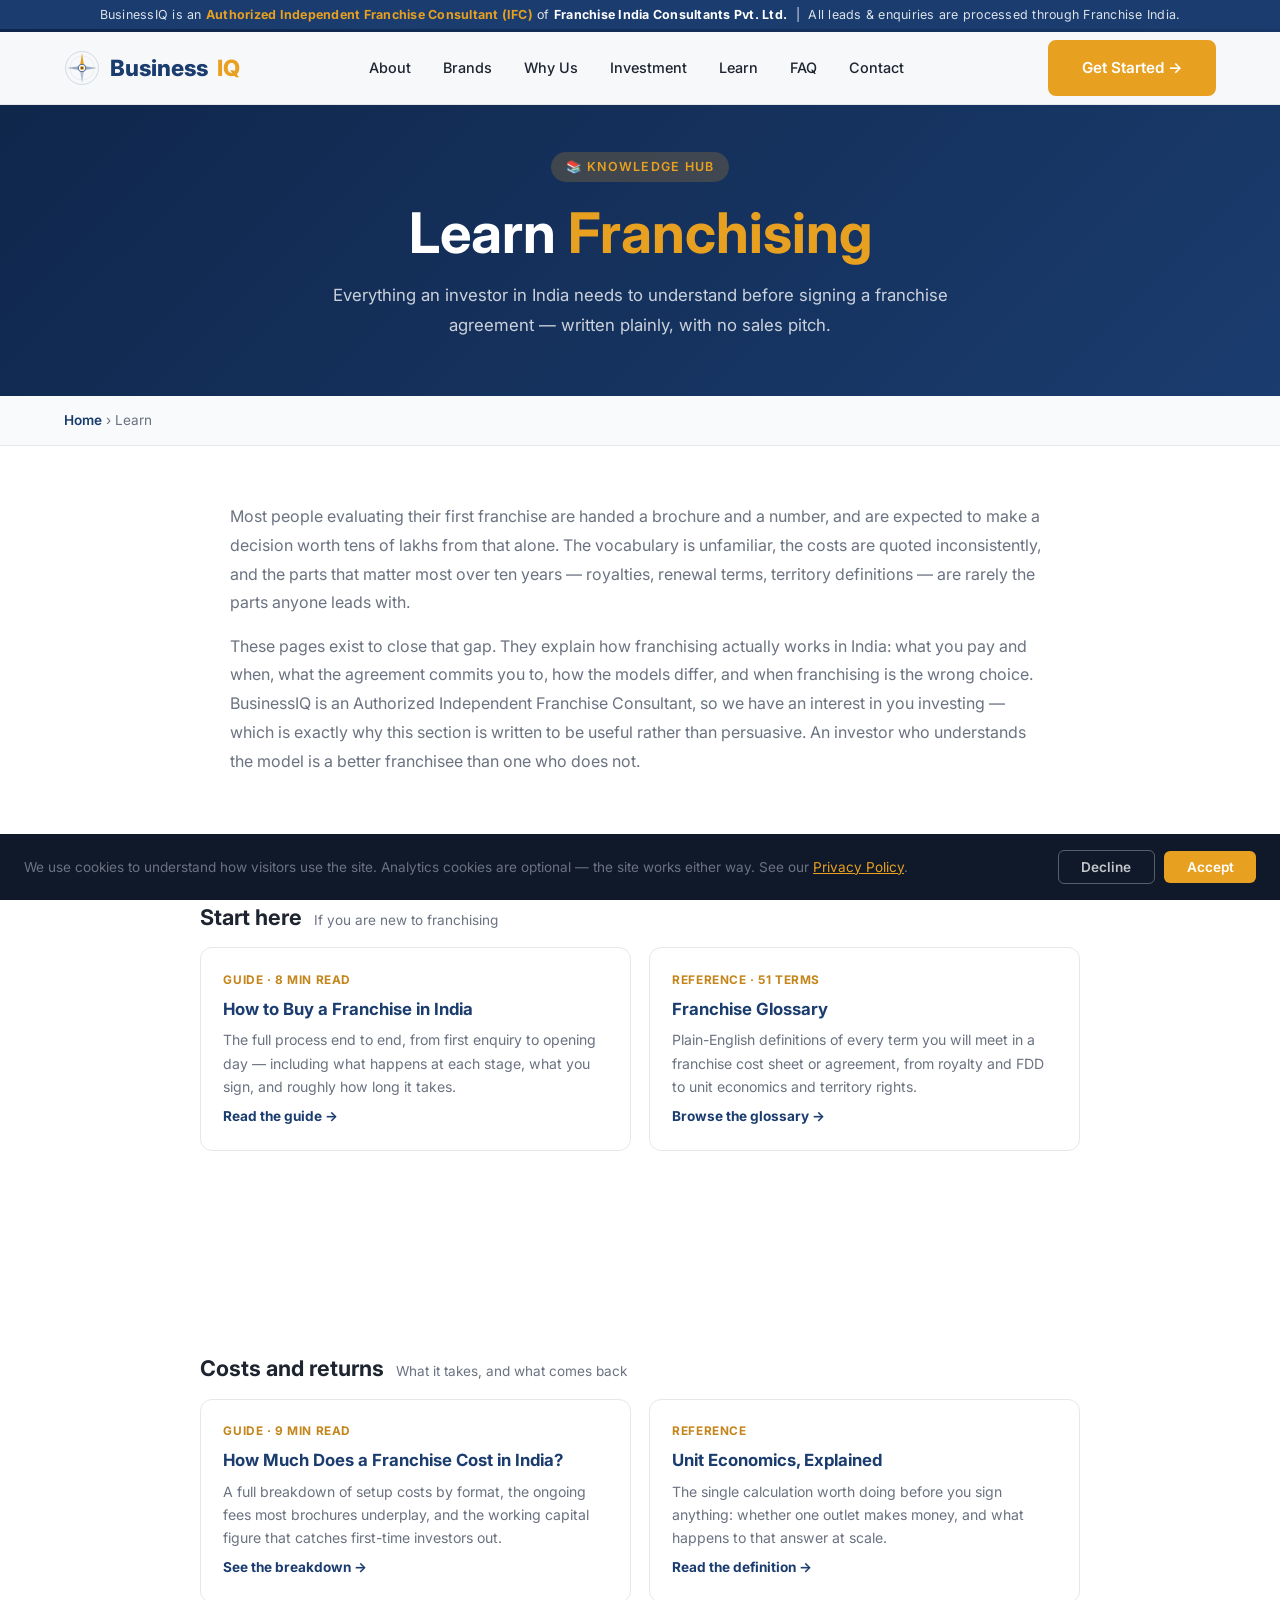
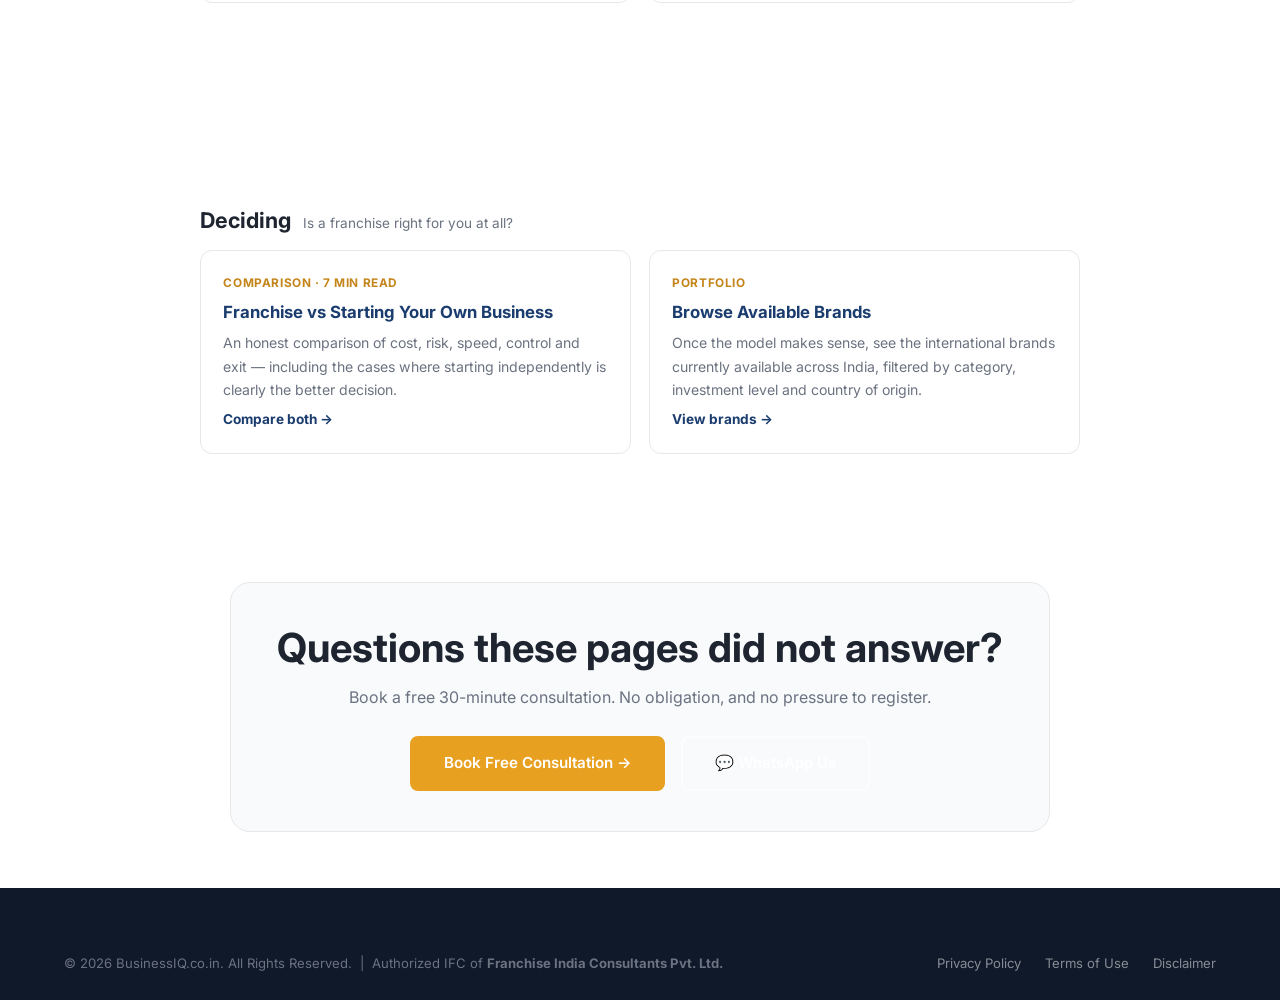
<file: learn/index.html>
<!DOCTYPE html>
<html lang="en">
<head>
  <meta charset="UTF-8" />
  <meta name="viewport" content="width=device-width, initial-scale=1.0" />
  <title>Learn Franchising in India | BusinessIQ Knowledge Hub</title>
  <meta name="description" content="Free guides and a 51-term glossary explaining how franchising works in India: costs, process, models and agreements." />
  <meta name="keywords" content="learn franchising india, franchise guide india, franchise glossary, how franchising works, franchise education" />
  <meta name="author" content="BusinessIQ.co.in" />
  <meta name="robots" content="index, follow, max-snippet:-1, max-image-preview:large" />
  <link rel="icon" type="image/svg+xml" href="/assets/favicon.svg" />
  <link rel="canonical" href="https://www.businessiq.co.in/learn" />

  <meta property="og:title" content="Learn Franchising in India | BusinessIQ" />
  <meta property="og:description" content="Free guides and a 51-term glossary explaining how franchising works in India — costs, process, models and agreements." />
  <meta property="og:type" content="website" />
  <meta property="og:url" content="https://www.businessiq.co.in/learn" />
  <meta property="og:image" content="https://www.businessiq.co.in/assets/og-image.png" />
  <meta property="og:image:width" content="1200" />
  <meta property="og:image:height" content="630" />
  <meta property="og:image:type" content="image/png" />
  <meta property="og:image:alt" content="BusinessIQ franchise knowledge hub" />
  <meta property="og:locale" content="en_IN" />
  <meta property="og:site_name" content="BusinessIQ" />
  <meta name="twitter:card" content="summary_large_image" />
  <meta name="twitter:title" content="Learn Franchising in India | BusinessIQ" />
  <meta name="twitter:description" content="Free guides and a 51-term glossary explaining how franchising works in India." />
  <meta name="twitter:image" content="https://www.businessiq.co.in/assets/og-image.png" />

  <link rel="preconnect" href="https://fonts.googleapis.com" />
  <link rel="preconnect" href="https://fonts.gstatic.com" crossorigin />
  <link href="https://fonts.googleapis.com/css2?family=Inter:wght@400;500;600;700;800;900&display=swap" rel="stylesheet" />
  <link rel="stylesheet" href="/css/style.css" />

  <script type="application/ld+json">
  {
    "@context": "https://schema.org",
    "@type": "CollectionPage",
    "@id": "https://www.businessiq.co.in/learn",
    "name": "Learn Franchising in India",
    "description": "Guides and a glossary explaining how franchising works in India, for investors evaluating a franchise.",
    "url": "https://www.businessiq.co.in/learn",
    "inLanguage": "en-IN",
    "isPartOf": { "@type": "WebSite", "name": "BusinessIQ", "url": "https://www.businessiq.co.in/" },
    "hasPart": [
      { "@type": "WebPage", "name": "Franchise Glossary", "url": "https://www.businessiq.co.in/learn/glossary" },
      { "@type": "WebPage", "name": "How to Buy a Franchise in India", "url": "https://www.businessiq.co.in/learn/how-to-buy-a-franchise-in-india" },
      { "@type": "WebPage", "name": "How Much Does a Franchise Cost in India", "url": "https://www.businessiq.co.in/learn/franchise-cost-in-india" },
      { "@type": "WebPage", "name": "Franchise vs Starting Your Own Business", "url": "https://www.businessiq.co.in/learn/franchise-vs-own-business" }
    ]
  }
  </script>
  <script type="application/ld+json">
  {
    "@context": "https://schema.org",
    "@type": "BreadcrumbList",
    "itemListElement": [
      { "@type": "ListItem", "position": 1, "name": "Home", "item": "https://www.businessiq.co.in/" },
      { "@type": "ListItem", "position": 2, "name": "Learn", "item": "https://www.businessiq.co.in/learn" }
    ]
  }
  </script>

  <style>
    .lgroup { max-width: 880px; margin: 0 auto 2.75rem; }
    .lgroup-head { display: flex; align-items: baseline; gap: 0.75rem; margin-bottom: 1rem; flex-wrap: wrap; }
    .lgroup-head h2 { margin: 0; font-size: 1.35rem; }
    .lgroup-head span { font-size: 0.85rem; color: var(--text-muted); }

    .lcards { display: grid; grid-template-columns: repeat(auto-fit, minmax(260px, 1fr)); gap: 1.1rem; }
    .lcard {
      display: flex; flex-direction: column; gap: 0.5rem;
      background: #fff; border: 1px solid var(--border); border-radius: var(--radius);
      padding: 1.4rem; transition: all var(--transition);
    }
    .lcard:hover { box-shadow: var(--card-shadow); transform: translateY(-4px); border-color: rgba(26,60,110,0.2); }
    .lcard h3 { margin: 0; font-size: 1.05rem; color: var(--primary); line-height: 1.35; }
    .lcard p { margin: 0; font-size: 0.88rem; color: var(--text-muted); line-height: 1.65; flex-grow: 1; }
    .lcard-meta { font-size: 0.74rem; font-weight: 700; text-transform: uppercase; letter-spacing: 0.05em; color: var(--accent-dark); }
    .lcard-go { font-size: 0.85rem; font-weight: 700; color: var(--primary); }
    .lcard:hover .lcard-go { color: var(--accent-dark); }
  </style>
</head>
<body>

<div class="ifc-bar">
  <span class="ifc-long">BusinessIQ is an <strong style="color:#e8a020;">Authorized Independent Franchise Consultant (IFC)</strong> of <strong style="color:#fff;">Franchise India Consultants Pvt. Ltd.</strong> &nbsp;|&nbsp; All leads &amp; enquiries are processed through Franchise India.</span>
  <span class="ifc-short"><strong style="color:#e8a020;">Authorized IFC</strong> · Franchise India Consultants Pvt. Ltd.</span>
</div>

<nav class="navbar" id="navbar" role="navigation" aria-label="Main navigation">
  <div class="container">
    <div class="nav-inner">
      <a href="/" class="nav-logo" aria-label="BusinessIQ home">
        <img src="/assets/logo-icon.svg" alt="" height="36" width="36" aria-hidden="true" />
        Business<span>IQ</span>
      </a>
      <ul class="nav-links" id="navLinks">
        <li><a href="/#about">About</a></li>
        <li><a href="/brands">Brands</a></li>
        <li><a href="/#why-us">Why Us</a></li>
        <li><a href="/#investment">Investment</a></li>
        <li><a href="/learn">Learn</a></li>
        <li><a href="/#faq">FAQ</a></li>
        <li><a href="/#contact">Contact</a></li>
      </ul>
      <a href="/#contact" class="btn btn-primary nav-cta">Get Started →</a>
      <button class="hamburger" id="hamburger" aria-label="Toggle menu" aria-expanded="false">
        <span></span><span></span><span></span>
      </button>
    </div>
  </div>
</nav>

<header class="page-hero">
  <div class="container">
    <span class="tag">📚 Knowledge Hub</span>
    <h1>Learn <span>Franchising</span></h1>
    <p>Everything an investor in India needs to understand before signing a franchise agreement — written plainly, with no sales pitch.</p>
  </div>
</header>

<nav class="breadcrumb" aria-label="Breadcrumb">
  <div class="container">
    <a href="/">Home</a> <span>›</span> <span>Learn</span>
  </div>
</nav>

<main class="page-body">
  <div class="container">

    <article class="prose" style="margin-bottom:3rem;">
      <p>Most people evaluating their first franchise are handed a brochure and a number, and are expected to make a decision worth tens of lakhs from that alone. The vocabulary is unfamiliar, the costs are quoted inconsistently, and the parts that matter most over ten years — royalties, renewal terms, territory definitions — are rarely the parts anyone leads with.</p>
      <p>These pages exist to close that gap. They explain how franchising actually works in India: what you pay and when, what the agreement commits you to, how the models differ, and when franchising is the wrong choice. BusinessIQ is an Authorized Independent Franchise Consultant, so we have an interest in you investing — which is exactly why this section is written to be useful rather than persuasive. An investor who understands the model is a better franchisee than one who does not.</p>
    </article>

    <section class="lgroup" aria-labelledby="g-start">
      <div class="lgroup-head">
        <h2 id="g-start">Start here</h2>
        <span>If you are new to franchising</span>
      </div>
      <div class="lcards">
        <a class="lcard" href="/learn/how-to-buy-a-franchise-in-india">
          <span class="lcard-meta">Guide · 8 min read</span>
          <h3>How to Buy a Franchise in India</h3>
          <p>The full process end to end, from first enquiry to opening day — including what happens at each stage, what you sign, and roughly how long it takes.</p>
          <span class="lcard-go">Read the guide →</span>
        </a>
        <a class="lcard" href="/learn/glossary">
          <span class="lcard-meta">Reference · 51 terms</span>
          <h3>Franchise Glossary</h3>
          <p>Plain-English definitions of every term you will meet in a franchise cost sheet or agreement, from royalty and FDD to unit economics and territory rights.</p>
          <span class="lcard-go">Browse the glossary →</span>
        </a>
      </div>
    </section>

    <section class="lgroup" aria-labelledby="g-money">
      <div class="lgroup-head">
        <h2 id="g-money">Costs and returns</h2>
        <span>What it takes, and what comes back</span>
      </div>
      <div class="lcards">
        <a class="lcard" href="/learn/franchise-cost-in-india">
          <span class="lcard-meta">Guide · 9 min read</span>
          <h3>How Much Does a Franchise Cost in India?</h3>
          <p>A full breakdown of setup costs by format, the ongoing fees most brochures underplay, and the working capital figure that catches first-time investors out.</p>
          <span class="lcard-go">See the breakdown →</span>
        </a>
        <a class="lcard" href="/learn/glossary#unit-economics">
          <span class="lcard-meta">Reference</span>
          <h3>Unit Economics, Explained</h3>
          <p>The single calculation worth doing before you sign anything: whether one outlet makes money, and what happens to that answer at scale.</p>
          <span class="lcard-go">Read the definition →</span>
        </a>
      </div>
    </section>

    <section class="lgroup" aria-labelledby="g-decide">
      <div class="lgroup-head">
        <h2 id="g-decide">Deciding</h2>
        <span>Is a franchise right for you at all?</span>
      </div>
      <div class="lcards">
        <a class="lcard" href="/learn/franchise-vs-own-business">
          <span class="lcard-meta">Comparison · 7 min read</span>
          <h3>Franchise vs Starting Your Own Business</h3>
          <p>An honest comparison of cost, risk, speed, control and exit — including the cases where starting independently is clearly the better decision.</p>
          <span class="lcard-go">Compare both →</span>
        </a>
        <a class="lcard" href="/brands">
          <span class="lcard-meta">Portfolio</span>
          <h3>Browse Available Brands</h3>
          <p>Once the model makes sense, see the international brands currently available across India, filtered by category, investment level and country of origin.</p>
          <span class="lcard-go">View brands →</span>
        </a>
      </div>
    </section>

    <div class="page-cta">
      <h2>Questions these pages did not answer?</h2>
      <p>Book a free 30-minute consultation. No obligation, and no pressure to register.</p>
      <a href="/#contact" class="btn btn-primary">Book Free Consultation →</a>
      <a href="https://wa.me/919730080324?text=Hi%2C+I+have+a+question+about+franchising+in+India." class="btn btn-outline" target="_blank" rel="noopener noreferrer">💬 WhatsApp Us</a>
    </div>

  </div>
</main>

<footer role="contentinfo">
  <div class="container">
    <div class="footer-bottom" style="border-top:none;padding-top:0;">
      <p>&copy; 2026 BusinessIQ.co.in. All Rights Reserved. &nbsp;|&nbsp; Authorized IFC of <strong>Franchise India Consultants Pvt. Ltd.</strong></p>
      <nav class="footer-legal" aria-label="Legal links">
        <a href="/privacy">Privacy Policy</a>
        <a href="/terms">Terms of Use</a>
        <a href="/disclaimer">Disclaimer</a>
      </nav>
    </div>
  </div>
</footer>

<button class="back-top" id="backTop" aria-label="Back to top">↑</button>

<script>
  const navbar = document.getElementById('navbar');
  window.addEventListener('scroll', () => navbar.classList.toggle('scrolled', window.scrollY > 50));
  document.getElementById('hamburger').addEventListener('click', function () {
    const links = document.getElementById('navLinks');
    links.classList.toggle('open');
    this.setAttribute('aria-expanded', links.classList.contains('open'));
  });
  const backTop = document.getElementById('backTop');
  window.addEventListener('scroll', () => backTop.classList.toggle('visible', window.scrollY > 400));
  backTop.addEventListener('click', () => window.scrollTo({ top: 0, behavior: 'smooth' }));
</script>
<script src="/js/analytics.js"></script>
</body>
</html>
</file>
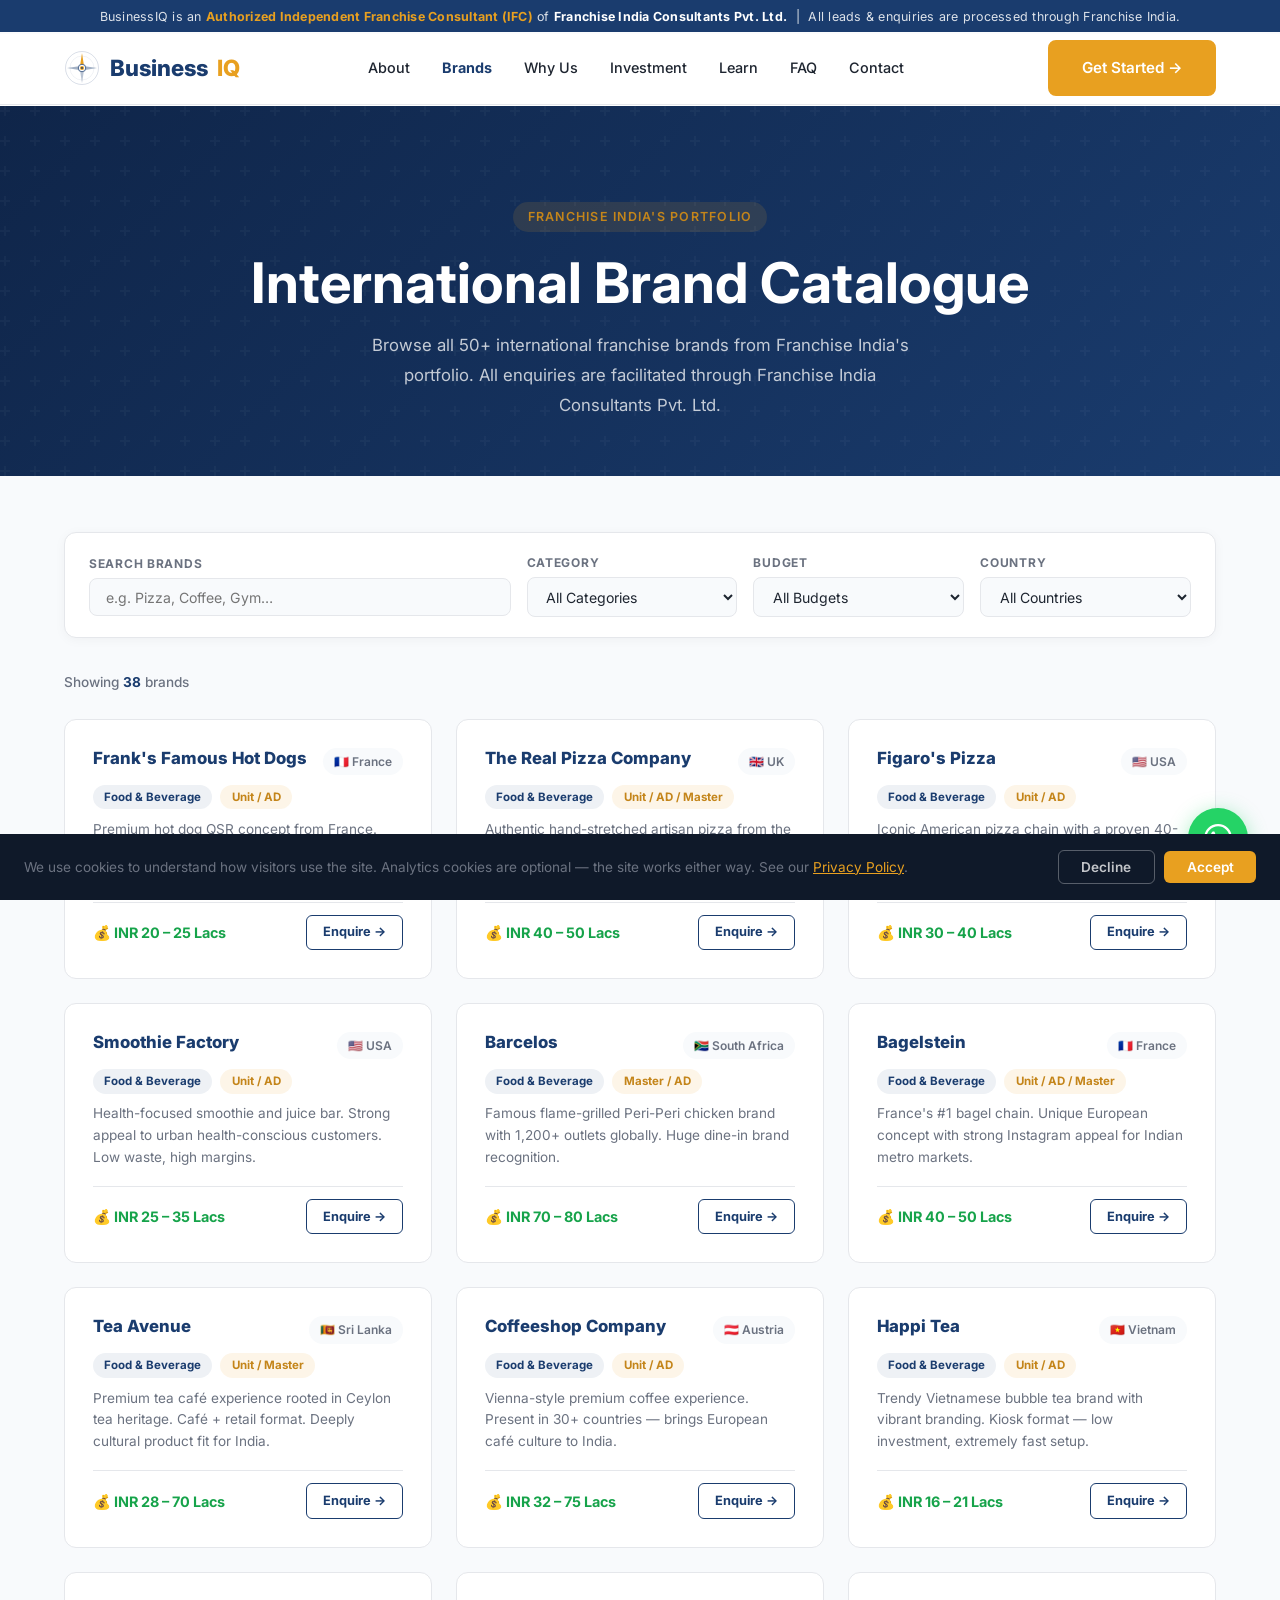
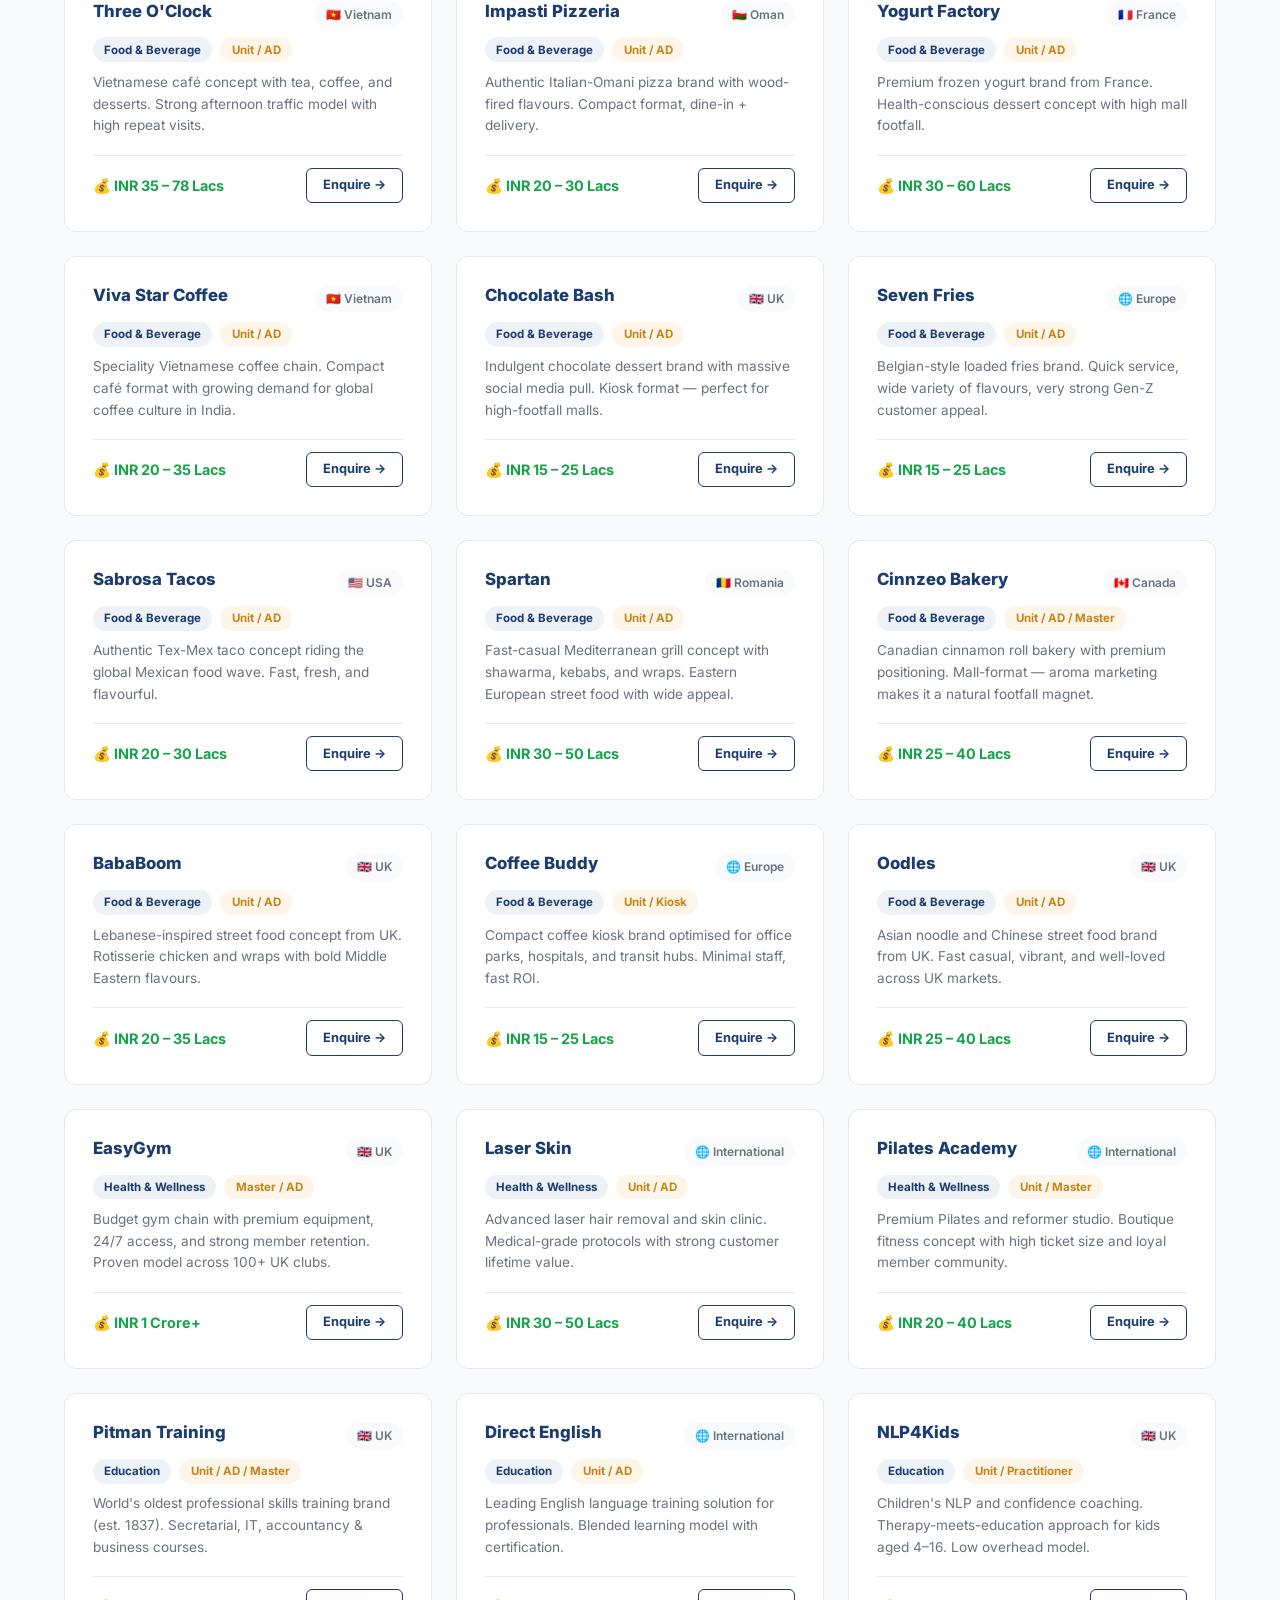
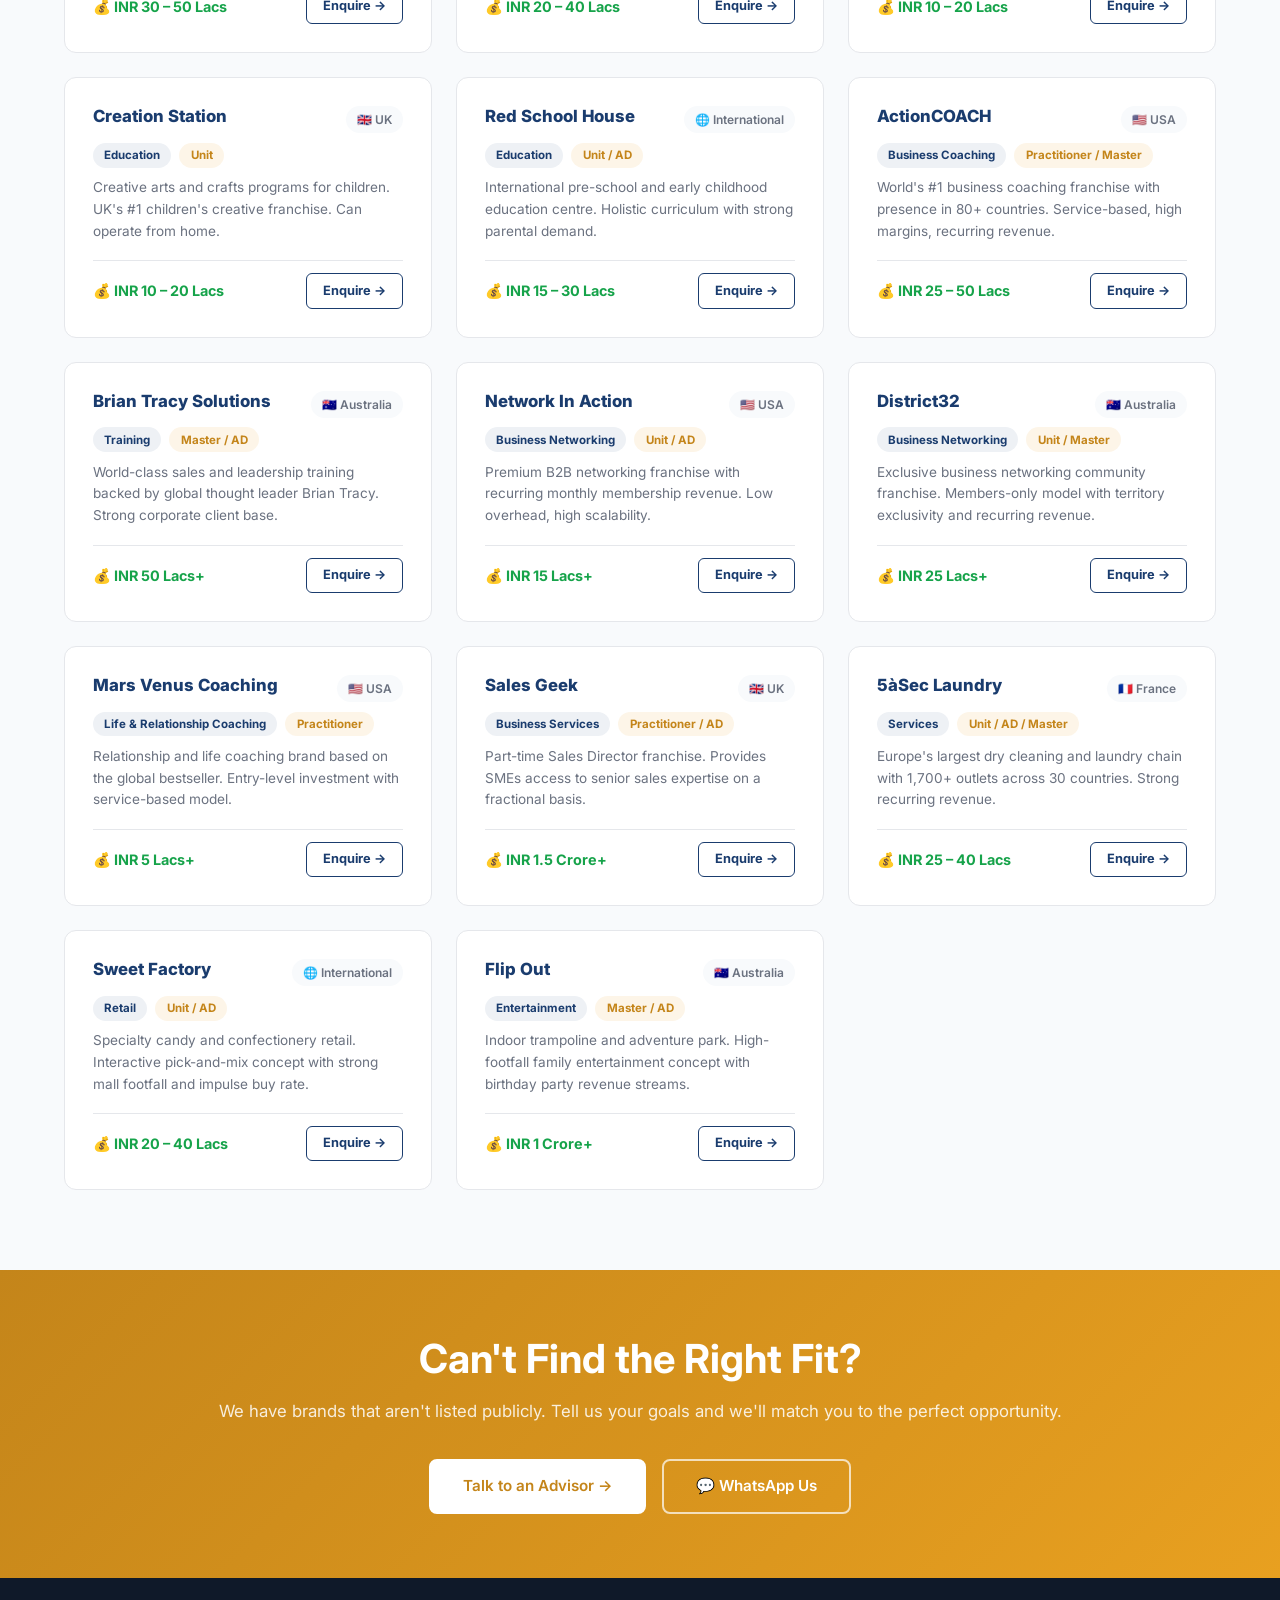
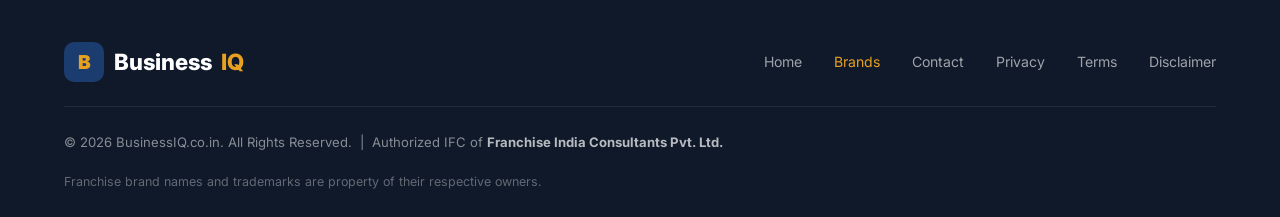
<file: brands.html>
<!DOCTYPE html>
<html lang="en">
<head>
  <meta charset="UTF-8" />
  <meta name="viewport" content="width=device-width, initial-scale=1.0" />
  <title>50+ International Franchise Brands in India | BusinessIQ</title>
  <meta name="description" content="Browse 50+ international franchise brands in India — food, education, wellness and retail. Filter by category, investment range or country." />
  <meta name="keywords" content="international franchise brands india, franchise opportunities india 2026, food franchise india, education franchise india, wellness franchise india, master franchise brands" />
  <meta name="author" content="BusinessIQ.co.in" />
  <meta name="robots" content="index, follow, max-snippet:-1, max-image-preview:large" />
  <link rel="icon" type="image/svg+xml" href="assets/favicon.svg" />

  <!-- Open Graph -->
  <meta property="og:title" content="50+ International Franchise Brands in India | BusinessIQ" />
  <meta property="og:description" content="Browse international franchise brands available in India — food, education, wellness, retail & more. Investments from ₹5 Lakhs." />
  <meta property="og:type" content="website" />
  <meta property="og:url" content="https://www.businessiq.co.in/brands" />
  <meta property="og:image" content="https://www.businessiq.co.in/assets/og-image.png" />
  <meta property="og:image:width" content="1200" />
  <meta property="og:image:height" content="630" />
  <meta property="og:locale" content="en_IN" />
  <meta property="og:site_name" content="BusinessIQ" />

  <!-- Twitter Card -->
  <meta name="twitter:card" content="summary_large_image" />
  <meta name="twitter:title" content="50+ International Franchise Brands in India | BusinessIQ" />
  <meta name="twitter:description" content="Browse international franchise brands for India — food, education, wellness & more. Free consultation." />
  <meta name="twitter:image" content="https://www.businessiq.co.in/assets/og-image.png" />

  <link rel="canonical" href="https://www.businessiq.co.in/brands" />

  <!-- Structured Data -->
  <script type="application/ld+json">
  {
    "@context": "https://schema.org",
    "@type": "BreadcrumbList",
    "itemListElement": [
      { "@type": "ListItem", "position": 1, "name": "Home", "item": "https://www.businessiq.co.in/" },
      { "@type": "ListItem", "position": 2, "name": "Brand Portfolio", "item": "https://www.businessiq.co.in/brands" }
    ]
  }
  </script>
  <link rel="preconnect" href="https://fonts.googleapis.com" />
  <link href="https://fonts.googleapis.com/css2?family=Inter:wght@400;500;600;700;800;900&display=swap" rel="stylesheet" />
  <link rel="stylesheet" href="css/style.css" />
  <style>
    .brands-hero {
      background: linear-gradient(135deg, var(--primary-dark), var(--primary));
      color: #fff;
      padding: 6rem 0 3.5rem;
      margin-top: 72px;
      text-align: center;
      position: relative;
      overflow: hidden;
    }
    .brands-hero::before {
      content: '';
      position: absolute;
      inset: 0;
      background: url("data:image/svg+xml,%3Csvg width='60' height='60' viewBox='0 0 60 60' xmlns='http://www.w3.org/2000/svg'%3E%3Cg fill='none' fill-rule='evenodd'%3E%3Cg fill='%23ffffff' fill-opacity='0.03'%3E%3Cpath d='M36 34v-4h-2v4h-4v2h4v4h2v-4h4v-2h-4zm0-30V0h-2v4h-4v2h4v4h2V6h4V4h-4zM6 34v-4H4v4H0v2h4v4h2v-4h4v-2H6zM6 4V0H4v4H0v2h4v4h2V6h4V4H6z'/%3E%3C/g%3E%3C/g%3E%3C/svg%3E");
    }
    .brands-hero h1 { color: #fff; position: relative; }
    .brands-hero p { color: rgba(255,255,255,0.75); max-width: 560px; margin: 0.75rem auto 0; font-size: 1.05rem; position: relative; }

    .brands-page { padding: 3.5rem 0 5rem; background: var(--bg-light); }

    .brands-toolbar {
      display: flex;
      gap: 1rem;
      flex-wrap: wrap;
      align-items: center;
      margin-bottom: 2rem;
      background: #fff;
      padding: 1.25rem 1.5rem;
      border-radius: var(--radius);
      border: 1px solid var(--border);
      box-shadow: 0 2px 12px rgba(0,0,0,0.04);
    }
    .toolbar-group { display: flex; flex-direction: column; gap: 0.3rem; flex: 1; min-width: 160px; }
    .toolbar-group label { font-size: 0.75rem; font-weight: 700; color: var(--text-muted); text-transform: uppercase; letter-spacing: 0.06em; }
    .toolbar-group select {
      padding: 0.6rem 0.9rem;
      border: 1.5px solid var(--border);
      border-radius: 8px;
      font-family: var(--font);
      font-size: 0.88rem;
      color: var(--text);
      background: var(--bg-light);
      outline: none;
      cursor: pointer;
      transition: border-color var(--transition);
    }
    .toolbar-group select:focus { border-color: var(--primary); }
    .search-group { flex: 2; min-width: 220px; }
    .search-group input {
      width: 100%;
      padding: 0.6rem 1rem;
      border: 1.5px solid var(--border);
      border-radius: 8px;
      font-family: var(--font);
      font-size: 0.88rem;
      color: var(--text);
      background: var(--bg-light);
      outline: none;
      transition: border-color var(--transition);
    }
    .search-group input:focus { border-color: var(--primary); background: #fff; }
    .results-count {
      font-size: 0.85rem;
      color: var(--text-muted);
      font-weight: 500;
      margin-bottom: 1.5rem;
    }
    .results-count span { color: var(--primary); font-weight: 700; }

    .brand-full-card {
      background: #fff;
      border: 1px solid var(--border);
      border-radius: var(--radius);
      padding: 1.75rem;
      transition: all var(--transition);
      display: flex;
      flex-direction: column;
      gap: 0.6rem;
    }
    .brand-full-card:hover {
      box-shadow: var(--card-shadow);
      transform: translateY(-4px);
      border-color: rgba(26,60,110,0.2);
    }
    .brand-full-card[data-hidden="true"] { display: none; }
    .bfc-top { display: flex; justify-content: space-between; align-items: flex-start; gap: 0.5rem; }
    .bfc-name { font-weight: 800; color: var(--primary); font-size: 1.05rem; line-height: 1.3; }
    .bfc-origin {
      font-size: 0.75rem;
      background: var(--bg-light);
      color: var(--text-muted);
      padding: 0.25rem 0.7rem;
      border-radius: 999px;
      font-weight: 600;
      white-space: nowrap;
      flex-shrink: 0;
    }
    .bfc-pills { display: flex; gap: 0.5rem; flex-wrap: wrap; }
    .bfc-cat {
      font-size: 0.72rem;
      font-weight: 700;
      padding: 0.2rem 0.7rem;
      border-radius: 999px;
      background: rgba(26,60,110,0.07);
      color: var(--primary);
    }
    .bfc-model {
      font-size: 0.72rem;
      font-weight: 700;
      padding: 0.2rem 0.7rem;
      border-radius: 999px;
      background: rgba(232,160,32,0.1);
      color: var(--accent-dark);
    }
    .bfc-desc { font-size: 0.85rem; color: var(--text-muted); line-height: 1.6; }
    .bfc-footer { display: flex; justify-content: space-between; align-items: center; margin-top: 0.5rem; padding-top: 0.75rem; border-top: 1px solid var(--border); }
    .bfc-invest { font-weight: 700; color: var(--success); font-size: 0.9rem; }
    .bfc-enquire {
      font-size: 0.8rem;
      font-weight: 700;
      color: var(--primary);
      padding: 0.4rem 1rem;
      border: 1.5px solid var(--primary);
      border-radius: 6px;
      transition: all var(--transition);
      cursor: pointer;
    }
    .bfc-enquire:hover { background: var(--primary); color: #fff; }

    .no-results {
      text-align: center;
      padding: 4rem 2rem;
      display: none;
      grid-column: 1 / -1;
    }
    .no-results.visible { display: block; }
    .no-results h3 { color: var(--primary); margin-bottom: 0.5rem; }
    .no-results p { color: var(--text-muted); }
  </style>
</head>
<body>

<!-- IFC DISCLOSURE BAR -->
<div style="background:#1a3c6e;color:rgba(255,255,255,0.85);text-align:center;font-size:0.78rem;padding:7px 1rem;letter-spacing:0.02em;">
  BusinessIQ is an <strong style="color:#e8a020;">Authorized Independent Franchise Consultant (IFC)</strong> of <strong style="color:#fff;">Franchise India Consultants Pvt. Ltd.</strong> &nbsp;|&nbsp; All leads &amp; enquiries are processed through Franchise India.
</div>

<!-- NAVBAR -->
<nav class="navbar" id="navbar">
  <div class="container">
    <div class="nav-inner">
      <a href="/" class="nav-logo" aria-label="BusinessIQ home">
        <img src="assets/logo-icon.svg" alt="" height="36" width="36" aria-hidden="true" />
        Business<span>IQ</span>
      </a>
      <ul class="nav-links" id="navLinks">
        <li><a href="/#about">About</a></li>
        <li><a href="brands" style="color:var(--primary);font-weight:700;">Brands</a></li>
        <li><a href="/#why-us">Why Us</a></li>
        <li><a href="/#investment">Investment</a></li>
        <li><a href="/learn">Learn</a></li>
        <li><a href="/#faq">FAQ</a></li>
        <li><a href="/#contact">Contact</a></li>
      </ul>
      <a href="/#contact" class="btn btn-primary nav-cta">Get Started →</a>
      <button class="hamburger" id="hamburger" aria-label="Toggle menu" aria-expanded="false">
        <span></span><span></span><span></span>
      </button>
    </div>
  </div>
</nav>

<!-- HERO -->
<div class="brands-hero">
  <div class="container">
    <span class="tag">Franchise India's Portfolio</span>
    <h1>International Brand Catalogue</h1>
    <p>Browse all 50+ international franchise brands from Franchise India's portfolio. All enquiries are facilitated through Franchise India Consultants Pvt. Ltd.</p>
  </div>
</div>

<!-- BRANDS PAGE -->
<div class="brands-page">
  <div class="container">

    <!-- Toolbar -->
    <div class="brands-toolbar">
      <div class="search-group toolbar-group">
        <label for="searchBrand">Search Brands</label>
        <input type="search" id="searchBrand" placeholder="e.g. Pizza, Coffee, Gym…" aria-label="Search brands" />
      </div>
      <div class="toolbar-group">
        <label for="filterCat">Category</label>
        <select id="filterCat" aria-label="Filter by category">
          <option value="">All Categories</option>
          <option>Food &amp; Beverage</option>
          <option>Health &amp; Wellness</option>
          <option>Education</option>
          <option>Business Services</option>
          <option>Retail &amp; Lifestyle</option>
          <option>Entertainment</option>
        </select>
      </div>
      <div class="toolbar-group">
        <label for="filterBudget">Budget</label>
        <select id="filterBudget" aria-label="Filter by budget">
          <option value="">All Budgets</option>
          <option value="starter">Under INR 25 Lacs</option>
          <option value="growth">INR 25 – 50 Lacs</option>
          <option value="established">INR 50 Lacs – 1 Cr</option>
          <option value="premium">INR 1 Crore+</option>
        </select>
      </div>
      <div class="toolbar-group">
        <label for="filterOrigin">Country</label>
        <select id="filterOrigin" aria-label="Filter by country of origin">
          <option value="">All Countries</option>
          <option>USA</option>
          <option>UK</option>
          <option>France</option>
          <option>Australia</option>
          <option>Canada</option>
          <option>South Africa</option>
          <option>Vietnam</option>
          <option>Austria</option>
          <option>Sri Lanka</option>
          <option>Oman</option>
          <option>Romania</option>
          <option>International</option>
        </select>
      </div>
    </div>

    <p class="results-count">Showing <span id="resultCount">38</span> brands</p>

    <!-- Brands Grid -->
    <div class="brands-grid" id="brandsGrid" style="grid-template-columns: repeat(auto-fill, minmax(300px,1fr));">

      <!-- ── FOOD & BEVERAGE ── -->
      <div class="brand-full-card" data-cat="Food & Beverage" data-origin="France" data-invest-tier="growth" data-name="Frank's Famous Hot Dogs">
        <div class="bfc-top"><div class="bfc-name">Frank's Famous Hot Dogs</div><span class="bfc-origin">🇫🇷 France</span></div>
        <div class="bfc-pills"><span class="bfc-cat">Food &amp; Beverage</span><span class="bfc-model">Unit / AD</span></div>
        <p class="bfc-desc">Premium hot dog QSR concept from France. Simple ops, fast throughput, strong mall and food court presence.</p>
        <div class="bfc-footer"><span class="bfc-invest">💰 INR 20 – 25 Lacs</span><a href="/#contact" class="bfc-enquire">Enquire →</a></div>
      </div>

      <div class="brand-full-card" data-cat="Food & Beverage" data-origin="UK" data-invest-tier="growth" data-name="The Real Pizza Company">
        <div class="bfc-top"><div class="bfc-name">The Real Pizza Company</div><span class="bfc-origin">🇬🇧 UK</span></div>
        <div class="bfc-pills"><span class="bfc-cat">Food &amp; Beverage</span><span class="bfc-model">Unit / AD / Master</span></div>
        <p class="bfc-desc">Authentic hand-stretched artisan pizza from the UK. Dine-in and delivery format with a loyal following.</p>
        <div class="bfc-footer"><span class="bfc-invest">💰 INR 40 – 50 Lacs</span><a href="/#contact" class="bfc-enquire">Enquire →</a></div>
      </div>

      <div class="brand-full-card" data-cat="Food & Beverage" data-origin="USA" data-invest-tier="growth" data-name="Figaro's Pizza">
        <div class="bfc-top"><div class="bfc-name">Figaro's Pizza</div><span class="bfc-origin">🇺🇸 USA</span></div>
        <div class="bfc-pills"><span class="bfc-cat">Food &amp; Beverage</span><span class="bfc-model">Unit / AD</span></div>
        <p class="bfc-desc">Iconic American pizza chain with a proven 40-year franchise system. Take-and-bake plus dine-in.</p>
        <div class="bfc-footer"><span class="bfc-invest">💰 INR 30 – 40 Lacs</span><a href="/#contact" class="bfc-enquire">Enquire →</a></div>
      </div>

      <div class="brand-full-card" data-cat="Food & Beverage" data-origin="USA" data-invest-tier="growth" data-name="Smoothie Factory">
        <div class="bfc-top"><div class="bfc-name">Smoothie Factory</div><span class="bfc-origin">🇺🇸 USA</span></div>
        <div class="bfc-pills"><span class="bfc-cat">Food &amp; Beverage</span><span class="bfc-model">Unit / AD</span></div>
        <p class="bfc-desc">Health-focused smoothie and juice bar. Strong appeal to urban health-conscious customers. Low waste, high margins.</p>
        <div class="bfc-footer"><span class="bfc-invest">💰 INR 25 – 35 Lacs</span><a href="/#contact" class="bfc-enquire">Enquire →</a></div>
      </div>

      <div class="brand-full-card" data-cat="Food & Beverage" data-origin="South Africa" data-invest-tier="established" data-name="Barcelos">
        <div class="bfc-top"><div class="bfc-name">Barcelos</div><span class="bfc-origin">🇿🇦 South Africa</span></div>
        <div class="bfc-pills"><span class="bfc-cat">Food &amp; Beverage</span><span class="bfc-model">Master / AD</span></div>
        <p class="bfc-desc">Famous flame-grilled Peri-Peri chicken brand with 1,200+ outlets globally. Huge dine-in brand recognition.</p>
        <div class="bfc-footer"><span class="bfc-invest">💰 INR 70 – 80 Lacs</span><a href="/#contact" class="bfc-enquire">Enquire →</a></div>
      </div>

      <div class="brand-full-card" data-cat="Food & Beverage" data-origin="France" data-invest-tier="growth" data-name="Bagelstein">
        <div class="bfc-top"><div class="bfc-name">Bagelstein</div><span class="bfc-origin">🇫🇷 France</span></div>
        <div class="bfc-pills"><span class="bfc-cat">Food &amp; Beverage</span><span class="bfc-model">Unit / AD / Master</span></div>
        <p class="bfc-desc">France's #1 bagel chain. Unique European concept with strong Instagram appeal for Indian metro markets.</p>
        <div class="bfc-footer"><span class="bfc-invest">💰 INR 40 – 50 Lacs</span><a href="/#contact" class="bfc-enquire">Enquire →</a></div>
      </div>

      <div class="brand-full-card" data-cat="Food & Beverage" data-origin="Sri Lanka" data-invest-tier="growth" data-name="Tea Avenue">
        <div class="bfc-top"><div class="bfc-name">Tea Avenue</div><span class="bfc-origin">🇱🇰 Sri Lanka</span></div>
        <div class="bfc-pills"><span class="bfc-cat">Food &amp; Beverage</span><span class="bfc-model">Unit / Master</span></div>
        <p class="bfc-desc">Premium tea café experience rooted in Ceylon tea heritage. Café + retail format. Deeply cultural product fit for India.</p>
        <div class="bfc-footer"><span class="bfc-invest">💰 INR 28 – 70 Lacs</span><a href="/#contact" class="bfc-enquire">Enquire →</a></div>
      </div>

      <div class="brand-full-card" data-cat="Food & Beverage" data-origin="Austria" data-invest-tier="growth" data-name="Coffeeshop Company">
        <div class="bfc-top"><div class="bfc-name">Coffeeshop Company</div><span class="bfc-origin">🇦🇹 Austria</span></div>
        <div class="bfc-pills"><span class="bfc-cat">Food &amp; Beverage</span><span class="bfc-model">Unit / AD</span></div>
        <p class="bfc-desc">Vienna-style premium coffee experience. Present in 30+ countries — brings European café culture to India.</p>
        <div class="bfc-footer"><span class="bfc-invest">💰 INR 32 – 75 Lacs</span><a href="/#contact" class="bfc-enquire">Enquire →</a></div>
      </div>

      <div class="brand-full-card" data-cat="Food & Beverage" data-origin="Vietnam" data-invest-tier="starter" data-name="Happi Tea">
        <div class="bfc-top"><div class="bfc-name">Happi Tea</div><span class="bfc-origin">🇻🇳 Vietnam</span></div>
        <div class="bfc-pills"><span class="bfc-cat">Food &amp; Beverage</span><span class="bfc-model">Unit / AD</span></div>
        <p class="bfc-desc">Trendy Vietnamese bubble tea brand with vibrant branding. Kiosk format — low investment, extremely fast setup.</p>
        <div class="bfc-footer"><span class="bfc-invest">💰 INR 16 – 21 Lacs</span><a href="/#contact" class="bfc-enquire">Enquire →</a></div>
      </div>

      <div class="brand-full-card" data-cat="Food & Beverage" data-origin="Vietnam" data-invest-tier="growth" data-name="Three O'Clock">
        <div class="bfc-top"><div class="bfc-name">Three O'Clock</div><span class="bfc-origin">🇻🇳 Vietnam</span></div>
        <div class="bfc-pills"><span class="bfc-cat">Food &amp; Beverage</span><span class="bfc-model">Unit / AD</span></div>
        <p class="bfc-desc">Vietnamese café concept with tea, coffee, and desserts. Strong afternoon traffic model with high repeat visits.</p>
        <div class="bfc-footer"><span class="bfc-invest">💰 INR 35 – 78 Lacs</span><a href="/#contact" class="bfc-enquire">Enquire →</a></div>
      </div>

      <div class="brand-full-card" data-cat="Food & Beverage" data-origin="Oman" data-invest-tier="growth" data-name="Impasti Pizzeria">
        <div class="bfc-top"><div class="bfc-name">Impasti Pizzeria</div><span class="bfc-origin">🇴🇲 Oman</span></div>
        <div class="bfc-pills"><span class="bfc-cat">Food &amp; Beverage</span><span class="bfc-model">Unit / AD</span></div>
        <p class="bfc-desc">Authentic Italian-Omani pizza brand with wood-fired flavours. Compact format, dine-in + delivery.</p>
        <div class="bfc-footer"><span class="bfc-invest">💰 INR 20 – 30 Lacs</span><a href="/#contact" class="bfc-enquire">Enquire →</a></div>
      </div>

      <div class="brand-full-card" data-cat="Food & Beverage" data-origin="France" data-invest-tier="growth" data-name="Yogurt Factory">
        <div class="bfc-top"><div class="bfc-name">Yogurt Factory</div><span class="bfc-origin">🇫🇷 France</span></div>
        <div class="bfc-pills"><span class="bfc-cat">Food &amp; Beverage</span><span class="bfc-model">Unit / AD</span></div>
        <p class="bfc-desc">Premium frozen yogurt brand from France. Health-conscious dessert concept with high mall footfall.</p>
        <div class="bfc-footer"><span class="bfc-invest">💰 INR 30 – 60 Lacs</span><a href="/#contact" class="bfc-enquire">Enquire →</a></div>
      </div>

      <div class="brand-full-card" data-cat="Food & Beverage" data-origin="Vietnam" data-invest-tier="growth" data-name="Viva Star Coffee">
        <div class="bfc-top"><div class="bfc-name">Viva Star Coffee</div><span class="bfc-origin">🇻🇳 Vietnam</span></div>
        <div class="bfc-pills"><span class="bfc-cat">Food &amp; Beverage</span><span class="bfc-model">Unit / AD</span></div>
        <p class="bfc-desc">Speciality Vietnamese coffee chain. Compact café format with growing demand for global coffee culture in India.</p>
        <div class="bfc-footer"><span class="bfc-invest">💰 INR 20 – 35 Lacs</span><a href="/#contact" class="bfc-enquire">Enquire →</a></div>
      </div>

      <div class="brand-full-card" data-cat="Food & Beverage" data-origin="UK" data-invest-tier="starter" data-name="Chocolate Bash">
        <div class="bfc-top"><div class="bfc-name">Chocolate Bash</div><span class="bfc-origin">🇬🇧 UK</span></div>
        <div class="bfc-pills"><span class="bfc-cat">Food &amp; Beverage</span><span class="bfc-model">Unit / AD</span></div>
        <p class="bfc-desc">Indulgent chocolate dessert brand with massive social media pull. Kiosk format — perfect for high-footfall malls.</p>
        <div class="bfc-footer"><span class="bfc-invest">💰 INR 15 – 25 Lacs</span><a href="/#contact" class="bfc-enquire">Enquire →</a></div>
      </div>

      <div class="brand-full-card" data-cat="Food & Beverage" data-origin="International" data-invest-tier="starter" data-name="Seven Fries">
        <div class="bfc-top"><div class="bfc-name">Seven Fries</div><span class="bfc-origin">🌐 Europe</span></div>
        <div class="bfc-pills"><span class="bfc-cat">Food &amp; Beverage</span><span class="bfc-model">Unit / AD</span></div>
        <p class="bfc-desc">Belgian-style loaded fries brand. Quick service, wide variety of flavours, very strong Gen-Z customer appeal.</p>
        <div class="bfc-footer"><span class="bfc-invest">💰 INR 15 – 25 Lacs</span><a href="/#contact" class="bfc-enquire">Enquire →</a></div>
      </div>

      <div class="brand-full-card" data-cat="Food & Beverage" data-origin="USA" data-invest-tier="growth" data-name="Sabrosa Tacos">
        <div class="bfc-top"><div class="bfc-name">Sabrosa Tacos</div><span class="bfc-origin">🇺🇸 USA</span></div>
        <div class="bfc-pills"><span class="bfc-cat">Food &amp; Beverage</span><span class="bfc-model">Unit / AD</span></div>
        <p class="bfc-desc">Authentic Tex-Mex taco concept riding the global Mexican food wave. Fast, fresh, and flavourful.</p>
        <div class="bfc-footer"><span class="bfc-invest">💰 INR 20 – 30 Lacs</span><a href="/#contact" class="bfc-enquire">Enquire →</a></div>
      </div>

      <div class="brand-full-card" data-cat="Food & Beverage" data-origin="Romania" data-invest-tier="growth" data-name="Spartan">
        <div class="bfc-top"><div class="bfc-name">Spartan</div><span class="bfc-origin">🇷🇴 Romania</span></div>
        <div class="bfc-pills"><span class="bfc-cat">Food &amp; Beverage</span><span class="bfc-model">Unit / AD</span></div>
        <p class="bfc-desc">Fast-casual Mediterranean grill concept with shawarma, kebabs, and wraps. Eastern European street food with wide appeal.</p>
        <div class="bfc-footer"><span class="bfc-invest">💰 INR 30 – 50 Lacs</span><a href="/#contact" class="bfc-enquire">Enquire →</a></div>
      </div>

      <div class="brand-full-card" data-cat="Food & Beverage" data-origin="Canada" data-invest-tier="growth" data-name="Cinnzeo Bakery">
        <div class="bfc-top"><div class="bfc-name">Cinnzeo Bakery</div><span class="bfc-origin">🇨🇦 Canada</span></div>
        <div class="bfc-pills"><span class="bfc-cat">Food &amp; Beverage</span><span class="bfc-model">Unit / AD / Master</span></div>
        <p class="bfc-desc">Canadian cinnamon roll bakery with premium positioning. Mall-format — aroma marketing makes it a natural footfall magnet.</p>
        <div class="bfc-footer"><span class="bfc-invest">💰 INR 25 – 40 Lacs</span><a href="/#contact" class="bfc-enquire">Enquire →</a></div>
      </div>

      <div class="brand-full-card" data-cat="Food & Beverage" data-origin="UK" data-invest-tier="growth" data-name="BabaBoom">
        <div class="bfc-top"><div class="bfc-name">BabaBoom</div><span class="bfc-origin">🇬🇧 UK</span></div>
        <div class="bfc-pills"><span class="bfc-cat">Food &amp; Beverage</span><span class="bfc-model">Unit / AD</span></div>
        <p class="bfc-desc">Lebanese-inspired street food concept from UK. Rotisserie chicken and wraps with bold Middle Eastern flavours.</p>
        <div class="bfc-footer"><span class="bfc-invest">💰 INR 20 – 35 Lacs</span><a href="/#contact" class="bfc-enquire">Enquire →</a></div>
      </div>

      <div class="brand-full-card" data-cat="Food & Beverage" data-origin="International" data-invest-tier="starter" data-name="Coffee Buddy">
        <div class="bfc-top"><div class="bfc-name">Coffee Buddy</div><span class="bfc-origin">🌐 Europe</span></div>
        <div class="bfc-pills"><span class="bfc-cat">Food &amp; Beverage</span><span class="bfc-model">Unit / Kiosk</span></div>
        <p class="bfc-desc">Compact coffee kiosk brand optimised for office parks, hospitals, and transit hubs. Minimal staff, fast ROI.</p>
        <div class="bfc-footer"><span class="bfc-invest">💰 INR 15 – 25 Lacs</span><a href="/#contact" class="bfc-enquire">Enquire →</a></div>
      </div>

      <div class="brand-full-card" data-cat="Food & Beverage" data-origin="UK" data-invest-tier="growth" data-name="Oodles">
        <div class="bfc-top"><div class="bfc-name">Oodles</div><span class="bfc-origin">🇬🇧 UK</span></div>
        <div class="bfc-pills"><span class="bfc-cat">Food &amp; Beverage</span><span class="bfc-model">Unit / AD</span></div>
        <p class="bfc-desc">Asian noodle and Chinese street food brand from UK. Fast casual, vibrant, and well-loved across UK markets.</p>
        <div class="bfc-footer"><span class="bfc-invest">💰 INR 25 – 40 Lacs</span><a href="/#contact" class="bfc-enquire">Enquire →</a></div>
      </div>

      <!-- ── HEALTH & WELLNESS ── -->
      <div class="brand-full-card" data-cat="Health & Wellness" data-origin="UK" data-invest-tier="premium" data-name="EasyGym">
        <div class="bfc-top"><div class="bfc-name">EasyGym</div><span class="bfc-origin">🇬🇧 UK</span></div>
        <div class="bfc-pills"><span class="bfc-cat">Health &amp; Wellness</span><span class="bfc-model">Master / AD</span></div>
        <p class="bfc-desc">Budget gym chain with premium equipment, 24/7 access, and strong member retention. Proven model across 100+ UK clubs.</p>
        <div class="bfc-footer"><span class="bfc-invest">💰 INR 1 Crore+</span><a href="/#contact" class="bfc-enquire">Enquire →</a></div>
      </div>

      <div class="brand-full-card" data-cat="Health & Wellness" data-origin="International" data-invest-tier="growth" data-name="Laser Skin">
        <div class="bfc-top"><div class="bfc-name">Laser Skin</div><span class="bfc-origin">🌐 International</span></div>
        <div class="bfc-pills"><span class="bfc-cat">Health &amp; Wellness</span><span class="bfc-model">Unit / AD</span></div>
        <p class="bfc-desc">Advanced laser hair removal and skin clinic. Medical-grade protocols with strong customer lifetime value.</p>
        <div class="bfc-footer"><span class="bfc-invest">💰 INR 30 – 50 Lacs</span><a href="/#contact" class="bfc-enquire">Enquire →</a></div>
      </div>

      <div class="brand-full-card" data-cat="Health & Wellness" data-origin="International" data-invest-tier="growth" data-name="Pilates Academy">
        <div class="bfc-top"><div class="bfc-name">Pilates Academy</div><span class="bfc-origin">🌐 International</span></div>
        <div class="bfc-pills"><span class="bfc-cat">Health &amp; Wellness</span><span class="bfc-model">Unit / Master</span></div>
        <p class="bfc-desc">Premium Pilates and reformer studio. Boutique fitness concept with high ticket size and loyal member community.</p>
        <div class="bfc-footer"><span class="bfc-invest">💰 INR 20 – 40 Lacs</span><a href="/#contact" class="bfc-enquire">Enquire →</a></div>
      </div>

      <!-- ── EDUCATION ── -->
      <div class="brand-full-card" data-cat="Education" data-origin="UK" data-invest-tier="growth" data-name="Pitman Training">
        <div class="bfc-top"><div class="bfc-name">Pitman Training</div><span class="bfc-origin">🇬🇧 UK</span></div>
        <div class="bfc-pills"><span class="bfc-cat">Education</span><span class="bfc-model">Unit / AD / Master</span></div>
        <p class="bfc-desc">World's oldest professional skills training brand (est. 1837). Secretarial, IT, accountancy &amp; business courses.</p>
        <div class="bfc-footer"><span class="bfc-invest">💰 INR 30 – 50 Lacs</span><a href="/#contact" class="bfc-enquire">Enquire →</a></div>
      </div>

      <div class="brand-full-card" data-cat="Education" data-origin="International" data-invest-tier="growth" data-name="Direct English">
        <div class="bfc-top"><div class="bfc-name">Direct English</div><span class="bfc-origin">🌐 International</span></div>
        <div class="bfc-pills"><span class="bfc-cat">Education</span><span class="bfc-model">Unit / AD</span></div>
        <p class="bfc-desc">Leading English language training solution for professionals. Blended learning model with certification.</p>
        <div class="bfc-footer"><span class="bfc-invest">💰 INR 20 – 40 Lacs</span><a href="/#contact" class="bfc-enquire">Enquire →</a></div>
      </div>

      <div class="brand-full-card" data-cat="Education" data-origin="UK" data-invest-tier="starter" data-name="NLP4Kids">
        <div class="bfc-top"><div class="bfc-name">NLP4Kids</div><span class="bfc-origin">🇬🇧 UK</span></div>
        <div class="bfc-pills"><span class="bfc-cat">Education</span><span class="bfc-model">Unit / Practitioner</span></div>
        <p class="bfc-desc">Children's NLP and confidence coaching. Therapy-meets-education approach for kids aged 4–16. Low overhead model.</p>
        <div class="bfc-footer"><span class="bfc-invest">💰 INR 10 – 20 Lacs</span><a href="/#contact" class="bfc-enquire">Enquire →</a></div>
      </div>

      <div class="brand-full-card" data-cat="Education" data-origin="UK" data-invest-tier="starter" data-name="Creation Station">
        <div class="bfc-top"><div class="bfc-name">Creation Station</div><span class="bfc-origin">🇬🇧 UK</span></div>
        <div class="bfc-pills"><span class="bfc-cat">Education</span><span class="bfc-model">Unit</span></div>
        <p class="bfc-desc">Creative arts and crafts programs for children. UK's #1 children's creative franchise. Can operate from home.</p>
        <div class="bfc-footer"><span class="bfc-invest">💰 INR 10 – 20 Lacs</span><a href="/#contact" class="bfc-enquire">Enquire →</a></div>
      </div>

      <div class="brand-full-card" data-cat="Education" data-origin="International" data-invest-tier="starter" data-name="Red School House">
        <div class="bfc-top"><div class="bfc-name">Red School House</div><span class="bfc-origin">🌐 International</span></div>
        <div class="bfc-pills"><span class="bfc-cat">Education</span><span class="bfc-model">Unit / AD</span></div>
        <p class="bfc-desc">International pre-school and early childhood education centre. Holistic curriculum with strong parental demand.</p>
        <div class="bfc-footer"><span class="bfc-invest">💰 INR 15 – 30 Lacs</span><a href="/#contact" class="bfc-enquire">Enquire →</a></div>
      </div>

      <!-- ── BUSINESS SERVICES ── -->
      <div class="brand-full-card" data-cat="Business Services" data-origin="USA" data-invest-tier="growth" data-name="ActionCOACH">
        <div class="bfc-top"><div class="bfc-name">ActionCOACH</div><span class="bfc-origin">🇺🇸 USA</span></div>
        <div class="bfc-pills"><span class="bfc-cat">Business Coaching</span><span class="bfc-model">Practitioner / Master</span></div>
        <p class="bfc-desc">World's #1 business coaching franchise with presence in 80+ countries. Service-based, high margins, recurring revenue.</p>
        <div class="bfc-footer"><span class="bfc-invest">💰 INR 25 – 50 Lacs</span><a href="/#contact" class="bfc-enquire">Enquire →</a></div>
      </div>

      <div class="brand-full-card" data-cat="Business Services" data-origin="Australia" data-invest-tier="established" data-name="Brian Tracy Solutions">
        <div class="bfc-top"><div class="bfc-name">Brian Tracy Solutions</div><span class="bfc-origin">🇦🇺 Australia</span></div>
        <div class="bfc-pills"><span class="bfc-cat">Training</span><span class="bfc-model">Master / AD</span></div>
        <p class="bfc-desc">World-class sales and leadership training backed by global thought leader Brian Tracy. Strong corporate client base.</p>
        <div class="bfc-footer"><span class="bfc-invest">💰 INR 50 Lacs+</span><a href="/#contact" class="bfc-enquire">Enquire →</a></div>
      </div>

      <div class="brand-full-card" data-cat="Business Services" data-origin="USA" data-invest-tier="starter" data-name="Network In Action">
        <div class="bfc-top"><div class="bfc-name">Network In Action</div><span class="bfc-origin">🇺🇸 USA</span></div>
        <div class="bfc-pills"><span class="bfc-cat">Business Networking</span><span class="bfc-model">Unit / AD</span></div>
        <p class="bfc-desc">Premium B2B networking franchise with recurring monthly membership revenue. Low overhead, high scalability.</p>
        <div class="bfc-footer"><span class="bfc-invest">💰 INR 15 Lacs+</span><a href="/#contact" class="bfc-enquire">Enquire →</a></div>
      </div>

      <div class="brand-full-card" data-cat="Business Services" data-origin="Australia" data-invest-tier="growth" data-name="District32">
        <div class="bfc-top"><div class="bfc-name">District32</div><span class="bfc-origin">🇦🇺 Australia</span></div>
        <div class="bfc-pills"><span class="bfc-cat">Business Networking</span><span class="bfc-model">Unit / Master</span></div>
        <p class="bfc-desc">Exclusive business networking community franchise. Members-only model with territory exclusivity and recurring revenue.</p>
        <div class="bfc-footer"><span class="bfc-invest">💰 INR 25 Lacs+</span><a href="/#contact" class="bfc-enquire">Enquire →</a></div>
      </div>

      <div class="brand-full-card" data-cat="Business Services" data-origin="USA" data-invest-tier="starter" data-name="Mars Venus Coaching">
        <div class="bfc-top"><div class="bfc-name">Mars Venus Coaching</div><span class="bfc-origin">🇺🇸 USA</span></div>
        <div class="bfc-pills"><span class="bfc-cat">Life &amp; Relationship Coaching</span><span class="bfc-model">Practitioner</span></div>
        <p class="bfc-desc">Relationship and life coaching brand based on the global bestseller. Entry-level investment with service-based model.</p>
        <div class="bfc-footer"><span class="bfc-invest">💰 INR 5 Lacs+</span><a href="/#contact" class="bfc-enquire">Enquire →</a></div>
      </div>

      <div class="brand-full-card" data-cat="Business Services" data-origin="UK" data-invest-tier="premium" data-name="Sales Geek">
        <div class="bfc-top"><div class="bfc-name">Sales Geek</div><span class="bfc-origin">🇬🇧 UK</span></div>
        <div class="bfc-pills"><span class="bfc-cat">Business Services</span><span class="bfc-model">Practitioner / AD</span></div>
        <p class="bfc-desc">Part-time Sales Director franchise. Provides SMEs access to senior sales expertise on a fractional basis.</p>
        <div class="bfc-footer"><span class="bfc-invest">💰 INR 1.5 Crore+</span><a href="/#contact" class="bfc-enquire">Enquire →</a></div>
      </div>

      <!-- ── RETAIL & LIFESTYLE ── -->
      <div class="brand-full-card" data-cat="Retail & Lifestyle" data-origin="France" data-invest-tier="growth" data-name="5aSec Laundry">
        <div class="bfc-top"><div class="bfc-name">5àSec Laundry</div><span class="bfc-origin">🇫🇷 France</span></div>
        <div class="bfc-pills"><span class="bfc-cat">Services</span><span class="bfc-model">Unit / AD / Master</span></div>
        <p class="bfc-desc">Europe's largest dry cleaning and laundry chain with 1,700+ outlets across 30 countries. Strong recurring revenue.</p>
        <div class="bfc-footer"><span class="bfc-invest">💰 INR 25 – 40 Lacs</span><a href="/#contact" class="bfc-enquire">Enquire →</a></div>
      </div>

      <div class="brand-full-card" data-cat="Retail & Lifestyle" data-origin="International" data-invest-tier="growth" data-name="Sweet Factory">
        <div class="bfc-top"><div class="bfc-name">Sweet Factory</div><span class="bfc-origin">🌐 International</span></div>
        <div class="bfc-pills"><span class="bfc-cat">Retail</span><span class="bfc-model">Unit / AD</span></div>
        <p class="bfc-desc">Specialty candy and confectionery retail. Interactive pick-and-mix concept with strong mall footfall and impulse buy rate.</p>
        <div class="bfc-footer"><span class="bfc-invest">💰 INR 20 – 40 Lacs</span><a href="/#contact" class="bfc-enquire">Enquire →</a></div>
      </div>

      <!-- ── ENTERTAINMENT ── -->
      <div class="brand-full-card" data-cat="Entertainment" data-origin="Australia" data-invest-tier="premium" data-name="Flip Out">
        <div class="bfc-top"><div class="bfc-name">Flip Out</div><span class="bfc-origin">🇦🇺 Australia</span></div>
        <div class="bfc-pills"><span class="bfc-cat">Entertainment</span><span class="bfc-model">Master / AD</span></div>
        <p class="bfc-desc">Indoor trampoline and adventure park. High-footfall family entertainment concept with birthday party revenue streams.</p>
        <div class="bfc-footer"><span class="bfc-invest">💰 INR 1 Crore+</span><a href="/#contact" class="bfc-enquire">Enquire →</a></div>
      </div>

      <!-- No results message -->
      <div class="no-results" id="noResults">
        <h3>No brands match your filters</h3>
        <p>Try adjusting your search or filters, or <a href="/#contact" style="color:var(--primary);">contact us</a> to discuss your specific requirements.</p>
      </div>

    </div><!-- /brands-grid -->
  </div>
</div>

<!-- CTA -->
<div class="cta-banner">
  <div class="container">
    <h2>Can't Find the Right Fit?</h2>
    <p>We have brands that aren't listed publicly. Tell us your goals and we'll match you to the perfect opportunity.</p>
    <div class="cta-buttons">
      <a href="/#contact" class="btn btn-white">Talk to an Advisor →</a>
      <a href="https://wa.me/919730080324?text=Hi%2C+I%27m+looking+at+the+brand+catalogue+on+BusinessIQ+and+need+help+finding+a+match." class="btn btn-white-outline" target="_blank" rel="noopener noreferrer">💬 WhatsApp Us</a>
    </div>
  </div>
</div>

<!-- FOOTER -->
<footer role="contentinfo">
  <div class="container">
    <div style="display:flex;justify-content:space-between;align-items:center;flex-wrap:wrap;gap:1rem;padding-bottom:1.5rem;border-bottom:1px solid rgba(255,255,255,0.08);">
      <a href="/" class="nav-logo" style="color:#fff;">
        <div class="logo-icon">B</div>Business<span>IQ</span>
      </a>
      <nav style="display:flex;gap:2rem;flex-wrap:wrap;" aria-label="Footer links">
        <a href="/" style="color:rgba(255,255,255,0.6);font-size:0.88rem;">Home</a>
        <a href="brands" style="color:var(--accent);font-size:0.88rem;">Brands</a>
        <a href="/#contact" style="color:rgba(255,255,255,0.6);font-size:0.88rem;">Contact</a>
        <a href="privacy" style="color:rgba(255,255,255,0.6);font-size:0.88rem;">Privacy</a>
        <a href="terms" style="color:rgba(255,255,255,0.6);font-size:0.88rem;">Terms</a>
        <a href="disclaimer" style="color:rgba(255,255,255,0.6);font-size:0.88rem;">Disclaimer</a>
      </nav>
    </div>
    <div style="padding-top:1.5rem;display:flex;justify-content:space-between;flex-wrap:wrap;gap:1rem;">
      <p style="font-size:0.82rem;color:rgba(255,255,255,0.5);">&copy; 2026 BusinessIQ.co.in. All Rights Reserved. &nbsp;|&nbsp; Authorized IFC of <strong style="color:rgba(255,255,255,0.7);">Franchise India Consultants Pvt. Ltd.</strong></p>
      <p style="font-size:0.78rem;color:rgba(255,255,255,0.35);">Franchise brand names and trademarks are property of their respective owners.</p>
    </div>
  </div>
</footer>

<!-- Floating WhatsApp -->
<div class="wa-float">
  <a href="https://wa.me/919730080324?text=Hi%2C+I%27m+browsing+the+brand+catalogue+on+BusinessIQ.+Can+you+help+me+find+the+right+franchise?" class="wa-btn" target="_blank" rel="noopener noreferrer" aria-label="Chat on WhatsApp">
    <svg width="28" height="28" fill="white" viewBox="0 0 24 24" aria-hidden="true"><path d="M17.472 14.382c-.297-.149-1.758-.867-2.03-.967-.273-.099-.471-.148-.67.15-.197.297-.767.966-.94 1.164-.173.199-.347.223-.644.075-.297-.15-1.255-.463-2.39-1.475-.883-.788-1.48-1.761-1.653-2.059-.173-.297-.018-.458.13-.606.134-.133.298-.347.446-.52.149-.174.198-.298.298-.497.099-.198.05-.371-.025-.52-.075-.149-.669-1.612-.916-2.207-.242-.579-.487-.5-.669-.51-.173-.008-.371-.01-.57-.01-.198 0-.52.074-.792.372-.272.297-1.04 1.016-1.04 2.479 0 1.462 1.065 2.875 1.213 3.074.149.198 2.096 3.2 5.077 4.487.709.306 1.262.489 1.694.625.712.227 1.36.195 1.871.118.571-.085 1.758-.719 2.006-1.413.248-.694.248-1.289.173-1.413-.074-.124-.272-.198-.57-.347m-5.421 7.403h-.004a9.87 9.87 0 01-5.031-1.378l-.361-.214-3.741.982.998-3.648-.235-.374a9.86 9.86 0 01-1.51-5.26c.001-5.45 4.436-9.884 9.888-9.884 2.64 0 5.122 1.03 6.988 2.898a9.825 9.825 0 012.893 6.994c-.003 5.45-4.437 9.884-9.885 9.884m8.413-18.297A11.815 11.815 0 0012.05 0C5.495 0 .16 5.335.157 11.892c0 2.096.547 4.142 1.588 5.945L.057 24l6.305-1.654a11.882 11.882 0 005.683 1.448h.005c6.554 0 11.89-5.335 11.893-11.893a11.821 11.821 0 00-3.48-8.413Z"/></svg>
  </a>
</div>
<button class="back-top" id="backTop" aria-label="Back to top">↑</button>

<script>
  // Navbar
  const navbar = document.getElementById('navbar');
  window.addEventListener('scroll', () => navbar.classList.toggle('scrolled', window.scrollY > 50));
  document.getElementById('hamburger').addEventListener('click', function() {
    document.getElementById('navLinks').classList.toggle('open');
  });

  // Back to top
  const backTop = document.getElementById('backTop');
  window.addEventListener('scroll', () => backTop.classList.toggle('visible', window.scrollY > 400));
  backTop.addEventListener('click', () => window.scrollTo({ top: 0, behavior: 'smooth' }));

  // Filters
  const cards = document.querySelectorAll('.brand-full-card');
  const noResults = document.getElementById('noResults');
  const countEl = document.getElementById('resultCount');

  const budgetRanges = {
    starter:     card => card.dataset.investTier === 'starter',
    growth:      card => card.dataset.investTier === 'growth',
    established: card => card.dataset.investTier === 'established',
    premium:     card => card.dataset.investTier === 'premium',
  };

  function applyFilters() {
    const search  = document.getElementById('searchBrand').value.toLowerCase().trim();
    const cat     = document.getElementById('filterCat').value;
    const budget  = document.getElementById('filterBudget').value;
    const origin  = document.getElementById('filterOrigin').value;

    let visible = 0;
    cards.forEach(card => {
      const nameMatch   = !search || card.dataset.name.toLowerCase().includes(search) || card.dataset.cat.toLowerCase().includes(search);
      const catMatch    = !cat    || card.dataset.cat.toLowerCase().includes(cat.toLowerCase().replace('&amp;','&').toLowerCase());
      const budgetMatch = !budget || (budgetRanges[budget] && budgetRanges[budget](card));
      const origMatch   = !origin || card.dataset.origin.toLowerCase().includes(origin.toLowerCase());

      const show = nameMatch && catMatch && budgetMatch && origMatch;
      card.dataset.hidden = show ? 'false' : 'true';
      if (show) visible++;
    });

    countEl.textContent = visible;
    noResults.classList.toggle('visible', visible === 0);
  }

  document.getElementById('searchBrand').addEventListener('input', applyFilters);
  document.getElementById('filterCat').addEventListener('change', applyFilters);
  document.getElementById('filterBudget').addEventListener('change', applyFilters);
  document.getElementById('filterOrigin').addEventListener('change', applyFilters);

  // Fade-in
  const obs = new IntersectionObserver(entries => entries.forEach(e => { if(e.isIntersecting) e.target.classList.add('visible'); }), { threshold: 0.1 });
  document.querySelectorAll('.fade-in').forEach(el => obs.observe(el));
</script>
<script src="js/analytics.js"></script>
</body>
</html>
</file>
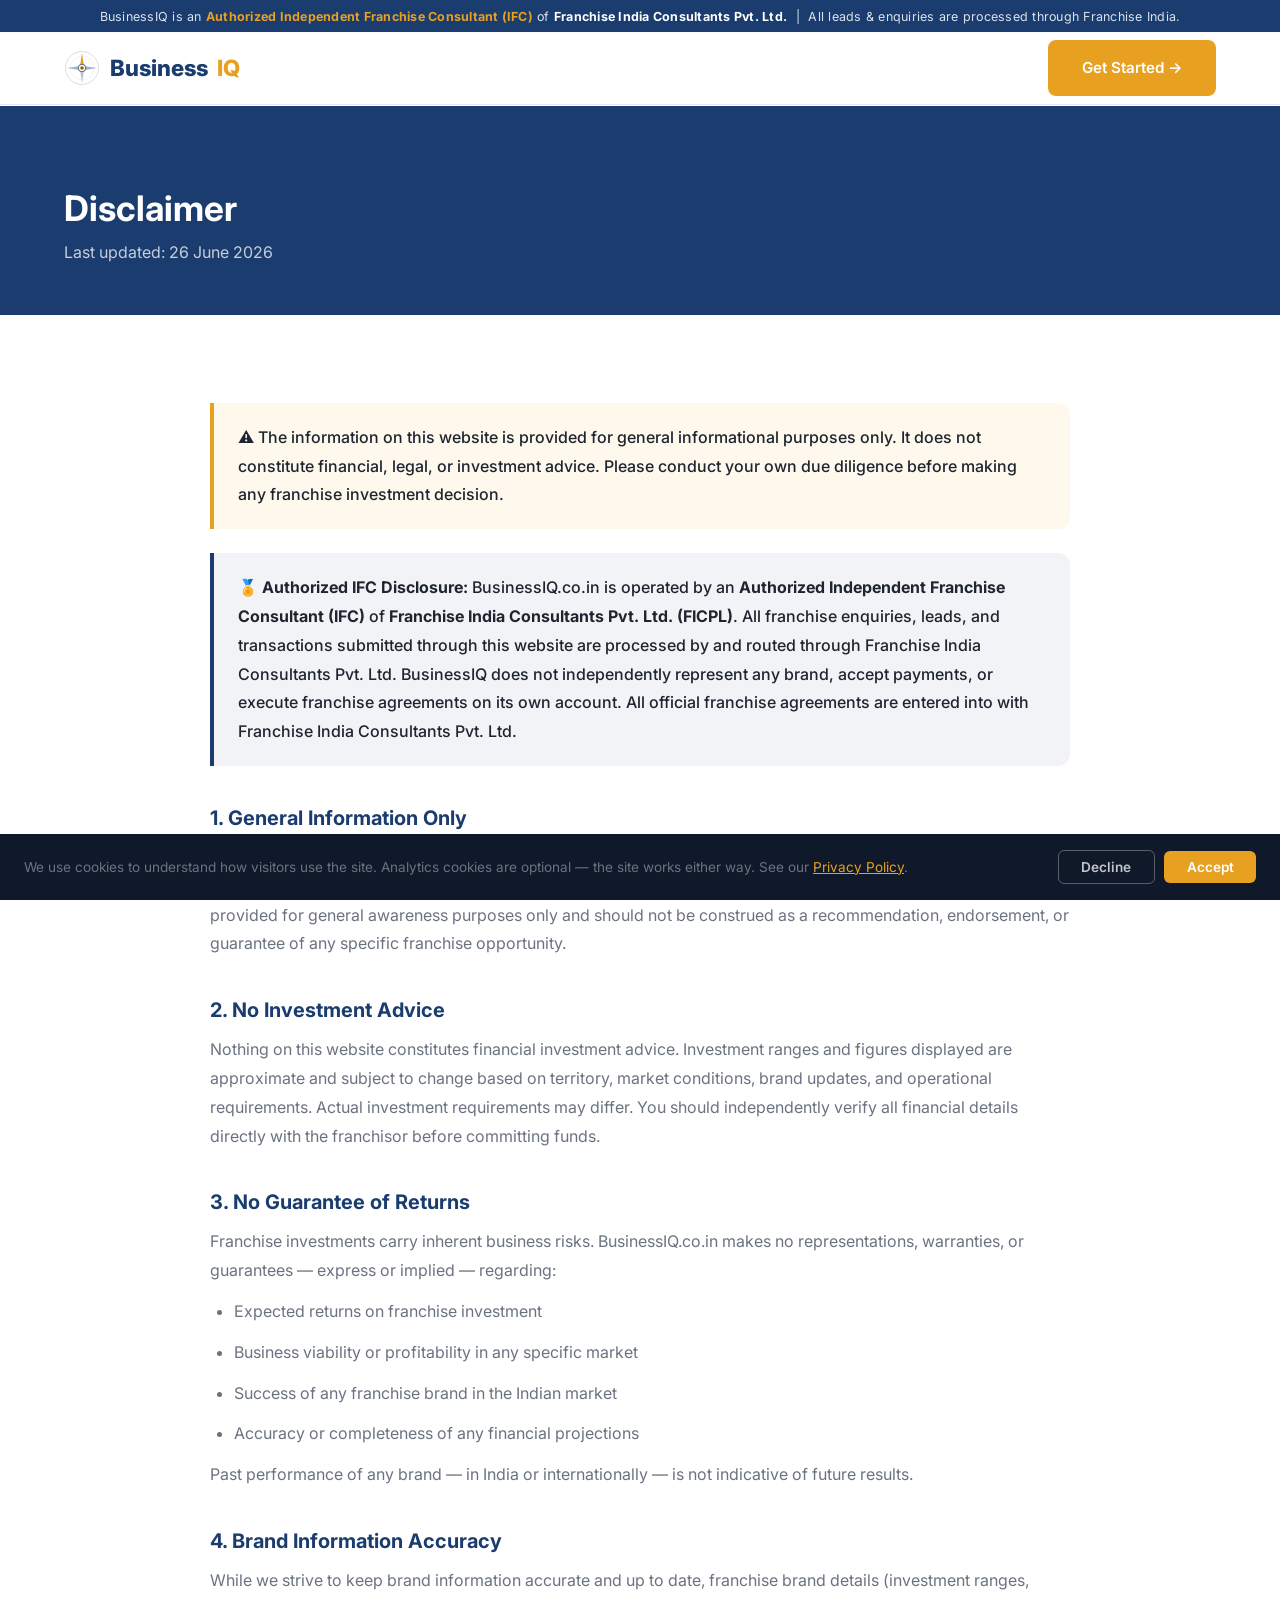
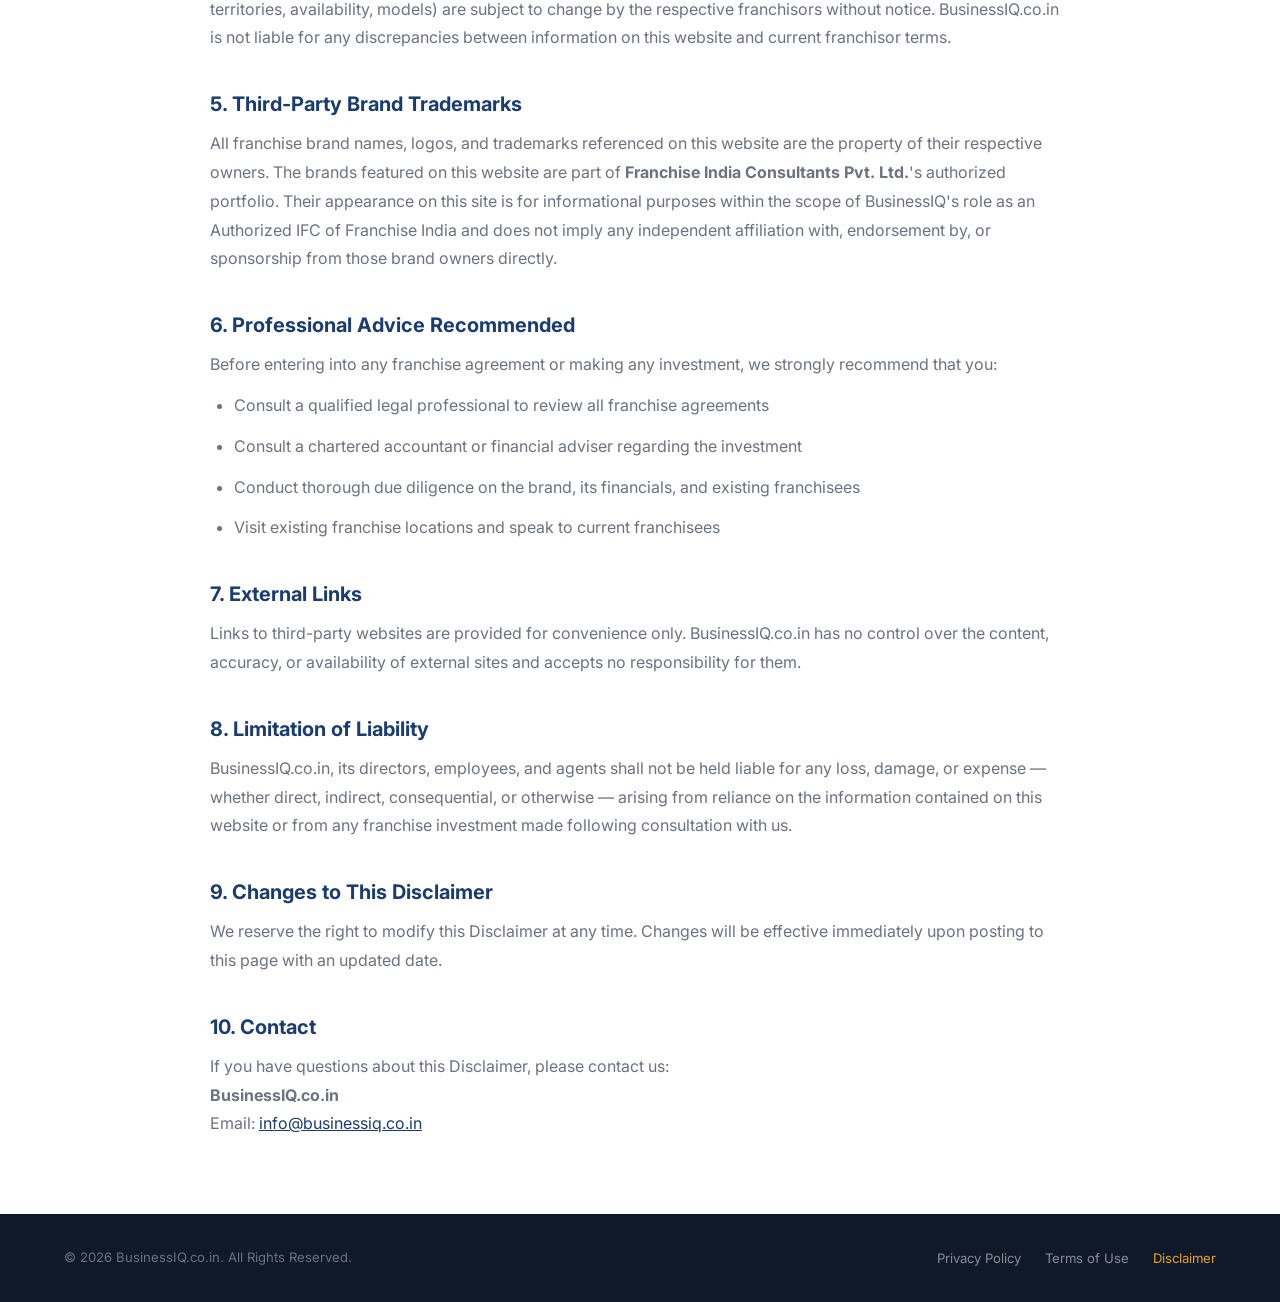
<file: disclaimer.html>
<!DOCTYPE html>
<html lang="en">
<head>
  <meta charset="UTF-8" />
  <meta name="viewport" content="width=device-width, initial-scale=1.0" />
  <title>Disclaimer | BusinessIQ.co.in</title>
  <meta name="robots" content="noindex, follow" />
  <link rel="preconnect" href="https://fonts.googleapis.com" />
  <link href="https://fonts.googleapis.com/css2?family=Inter:wght@400;500;600;700;800&display=swap" rel="stylesheet" />
  <link rel="canonical" href="https://www.businessiq.co.in/disclaimer" />
  <link rel="stylesheet" href="css/style.css" />
  <style>
    .legal-hero { background: var(--primary); color: #fff; padding: 5rem 0 3rem; margin-top: 72px; }
    .legal-hero h1 { color: #fff; font-size: 2.2rem; }
    .legal-hero p { color: rgba(255,255,255,0.75); margin-top: 0.5rem; }
    .legal-body { padding: 4rem 0; max-width: 860px; margin: 0 auto; }
    .legal-body h2 { color: var(--primary); margin: 2.5rem 0 0.75rem; font-size: 1.25rem; }
    .legal-body p, .legal-body li { color: var(--text-muted); margin-bottom: 0.75rem; line-height: 1.8; }
    .legal-body ul { padding-left: 1.5rem; list-style: disc; }
    .legal-body a { color: var(--primary); text-decoration: underline; }
    .disclaimer-box {
      background: rgba(232,160,32,0.08);
      border-left: 4px solid var(--accent);
      border-radius: 0 var(--radius) var(--radius) 0;
      padding: 1.25rem 1.5rem;
      margin: 1.5rem 0;
    }
    .disclaimer-box p { color: var(--text); font-weight: 500; margin: 0; }
  </style>
</head>
<body>
<div style="background:#1a3c6e;color:rgba(255,255,255,0.85);text-align:center;font-size:0.78rem;padding:7px 1rem;letter-spacing:0.02em;">
  BusinessIQ is an <strong style="color:#e8a020;">Authorized Independent Franchise Consultant (IFC)</strong> of <strong style="color:#fff;">Franchise India Consultants Pvt. Ltd.</strong> &nbsp;|&nbsp; All leads &amp; enquiries are processed through Franchise India.
</div>
<nav class="navbar" id="navbar">
  <div class="container">
    <div class="nav-inner">
      <a href="/" class="nav-logo" aria-label="BusinessIQ home"><img src="assets/logo-icon.svg" alt="" height="36" width="36" aria-hidden="true" /> Business<span>IQ</span></a>
      <a href="/#contact" class="btn btn-primary nav-cta">Get Started →</a>
    </div>
  </div>
</nav>

<div class="legal-hero">
  <div class="container">
    <h1>Disclaimer</h1>
    <p>Last updated: 26 June 2026</p>
  </div>
</div>

<div class="container">
  <div class="legal-body">

    <div class="disclaimer-box">
      <p>⚠️ The information on this website is provided for general informational purposes only. It does not constitute financial, legal, or investment advice. Please conduct your own due diligence before making any franchise investment decision.</p>
    </div>

    <div class="disclaimer-box" style="background:rgba(26,60,110,0.06);border-left-color:#1a3c6e;">
      <p>🏅 <strong>Authorized IFC Disclosure:</strong> BusinessIQ.co.in is operated by an <strong>Authorized Independent Franchise Consultant (IFC)</strong> of <strong>Franchise India Consultants Pvt. Ltd. (FICPL)</strong>. All franchise enquiries, leads, and transactions submitted through this website are processed by and routed through Franchise India Consultants Pvt. Ltd. BusinessIQ does not independently represent any brand, accept payments, or execute franchise agreements on its own account. All official franchise agreements are entered into with Franchise India Consultants Pvt. Ltd.</p>
    </div>

    <h2>1. General Information Only</h2>
    <p>BusinessIQ.co.in provides information about international franchise brands and franchise investment opportunities available in India. All content — including brand descriptions, investment ranges, and category information — is provided for general awareness purposes only and should not be construed as a recommendation, endorsement, or guarantee of any specific franchise opportunity.</p>

    <h2>2. No Investment Advice</h2>
    <p>Nothing on this website constitutes financial investment advice. Investment ranges and figures displayed are approximate and subject to change based on territory, market conditions, brand updates, and operational requirements. Actual investment requirements may differ. You should independently verify all financial details directly with the franchisor before committing funds.</p>

    <h2>3. No Guarantee of Returns</h2>
    <p>Franchise investments carry inherent business risks. BusinessIQ.co.in makes no representations, warranties, or guarantees — express or implied — regarding:</p>
    <ul>
      <li>Expected returns on franchise investment</li>
      <li>Business viability or profitability in any specific market</li>
      <li>Success of any franchise brand in the Indian market</li>
      <li>Accuracy or completeness of any financial projections</li>
    </ul>
    <p>Past performance of any brand — in India or internationally — is not indicative of future results.</p>

    <h2>4. Brand Information Accuracy</h2>
    <p>While we strive to keep brand information accurate and up to date, franchise brand details (investment ranges, territories, availability, models) are subject to change by the respective franchisors without notice. BusinessIQ.co.in is not liable for any discrepancies between information on this website and current franchisor terms.</p>

    <h2>5. Third-Party Brand Trademarks</h2>
    <p>All franchise brand names, logos, and trademarks referenced on this website are the property of their respective owners. The brands featured on this website are part of <strong>Franchise India Consultants Pvt. Ltd.</strong>'s authorized portfolio. Their appearance on this site is for informational purposes within the scope of BusinessIQ's role as an Authorized IFC of Franchise India and does not imply any independent affiliation with, endorsement by, or sponsorship from those brand owners directly.</p>

    <h2>6. Professional Advice Recommended</h2>
    <p>Before entering into any franchise agreement or making any investment, we strongly recommend that you:</p>
    <ul>
      <li>Consult a qualified legal professional to review all franchise agreements</li>
      <li>Consult a chartered accountant or financial adviser regarding the investment</li>
      <li>Conduct thorough due diligence on the brand, its financials, and existing franchisees</li>
      <li>Visit existing franchise locations and speak to current franchisees</li>
    </ul>

    <h2>7. External Links</h2>
    <p>Links to third-party websites are provided for convenience only. BusinessIQ.co.in has no control over the content, accuracy, or availability of external sites and accepts no responsibility for them.</p>

    <h2>8. Limitation of Liability</h2>
    <p>BusinessIQ.co.in, its directors, employees, and agents shall not be held liable for any loss, damage, or expense — whether direct, indirect, consequential, or otherwise — arising from reliance on the information contained on this website or from any franchise investment made following consultation with us.</p>

    <h2>9. Changes to This Disclaimer</h2>
    <p>We reserve the right to modify this Disclaimer at any time. Changes will be effective immediately upon posting to this page with an updated date.</p>

    <h2>10. Contact</h2>
    <p>If you have questions about this Disclaimer, please contact us:<br>
    <strong>BusinessIQ.co.in</strong><br>
    Email: <a href="mailto:info@businessiq.co.in">info@businessiq.co.in</a></p>
  </div>
</div>

<footer role="contentinfo" style="background:var(--bg-dark);color:rgba(255,255,255,0.6);padding:2rem 0;">
  <div class="container" style="display:flex;justify-content:space-between;align-items:center;flex-wrap:wrap;gap:1rem;">
    <p style="font-size:0.82rem;">&copy; 2026 BusinessIQ.co.in. All Rights Reserved.</p>
    <nav style="display:flex;gap:1.5rem;" aria-label="Legal links">
      <a href="privacy" style="font-size:0.82rem;color:rgba(255,255,255,0.5);">Privacy Policy</a>
      <a href="terms" style="font-size:0.82rem;color:rgba(255,255,255,0.5);">Terms of Use</a>
      <a href="disclaimer" style="font-size:0.82rem;color:var(--accent);">Disclaimer</a>
    </nav>
  </div>
</footer>
<script>
  const navbar = document.getElementById('navbar');
  window.addEventListener('scroll', () => navbar.classList.toggle('scrolled', window.scrollY > 50));
</script>
<script src="js/analytics.js"></script>
</body>
</html>
</file>
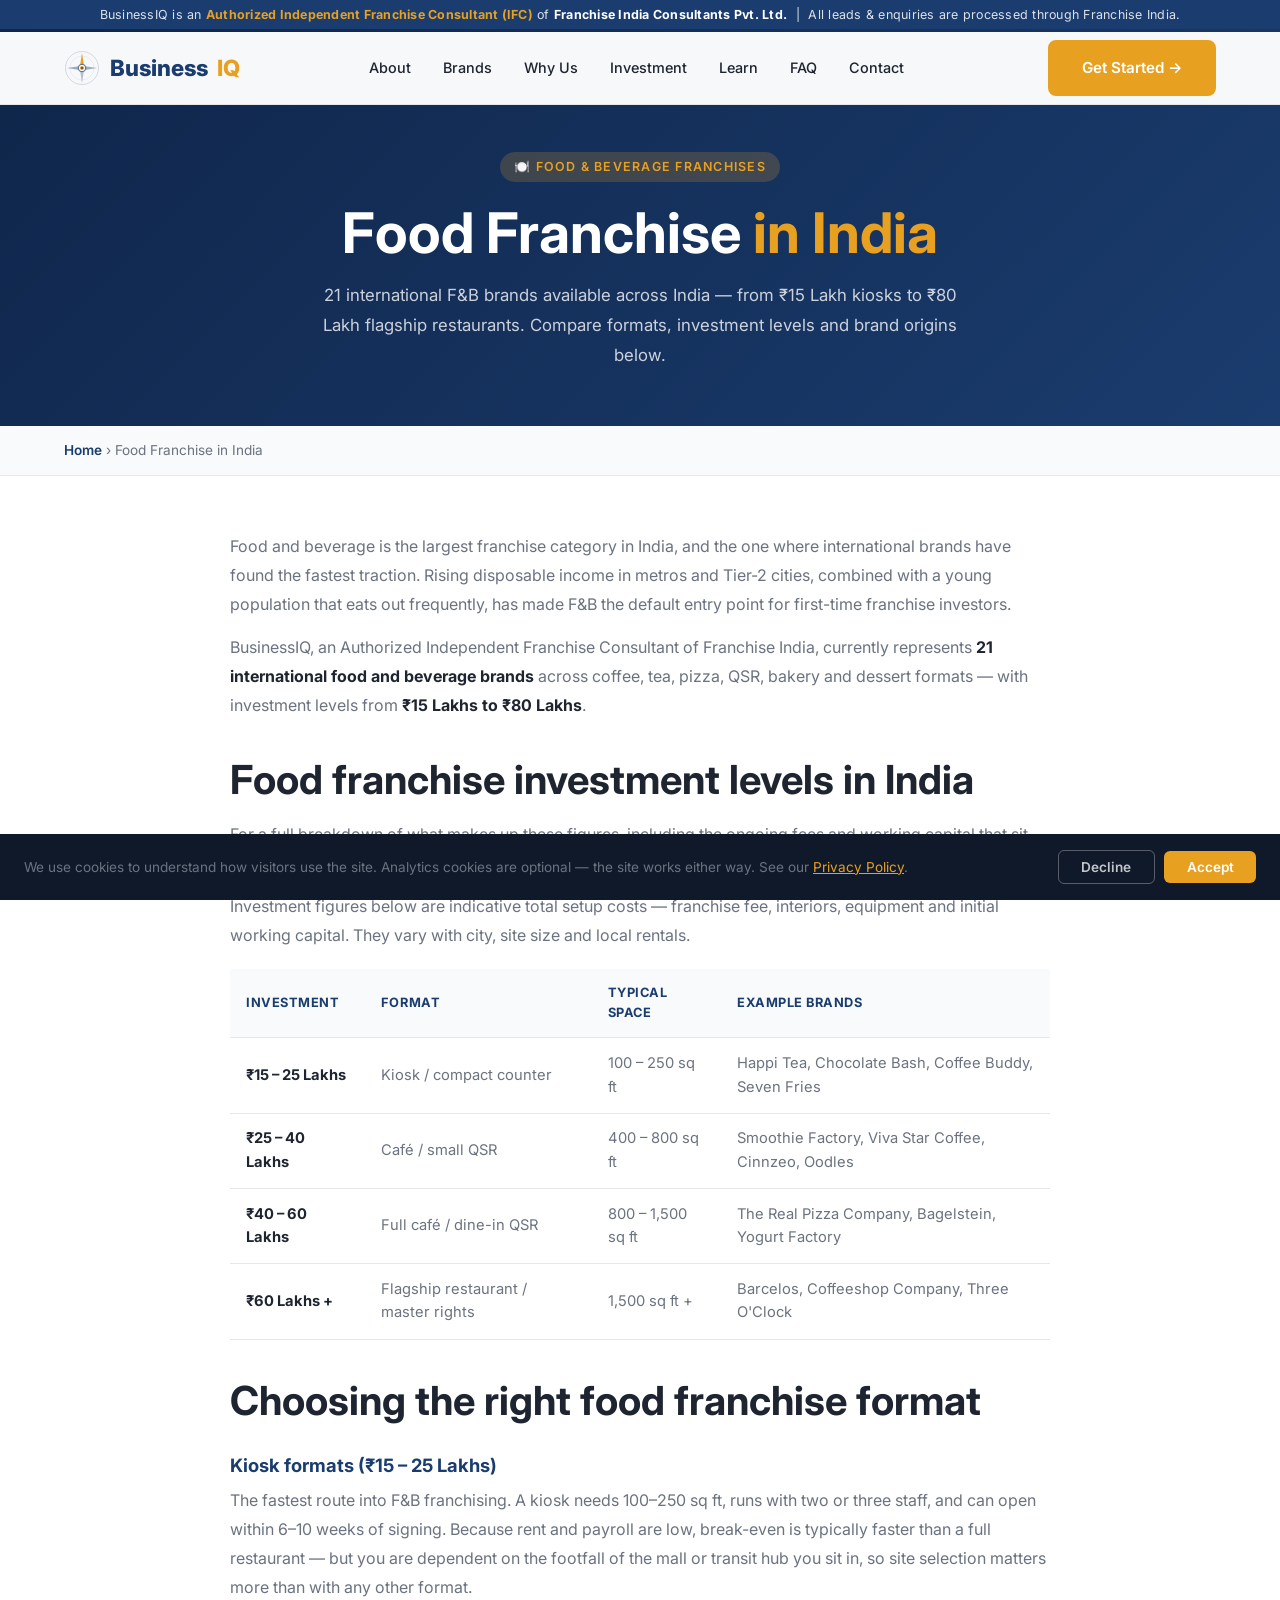
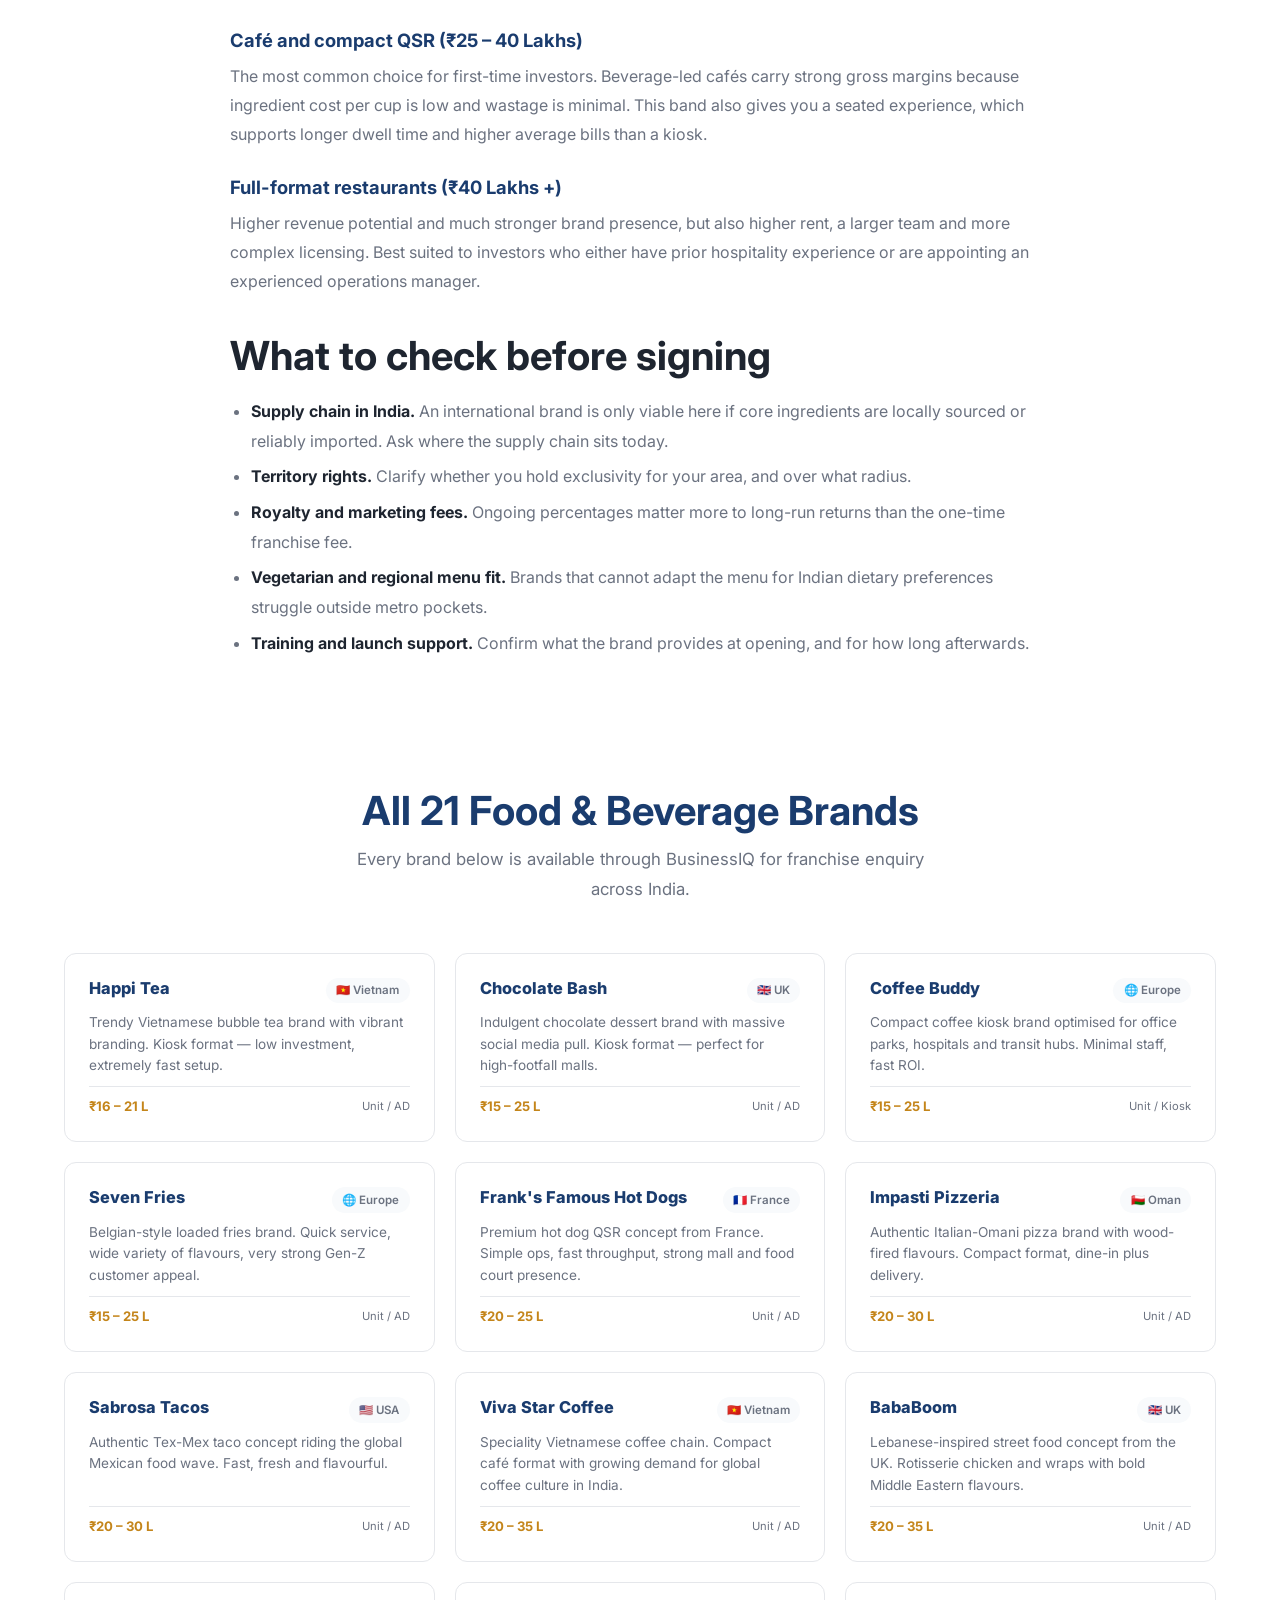
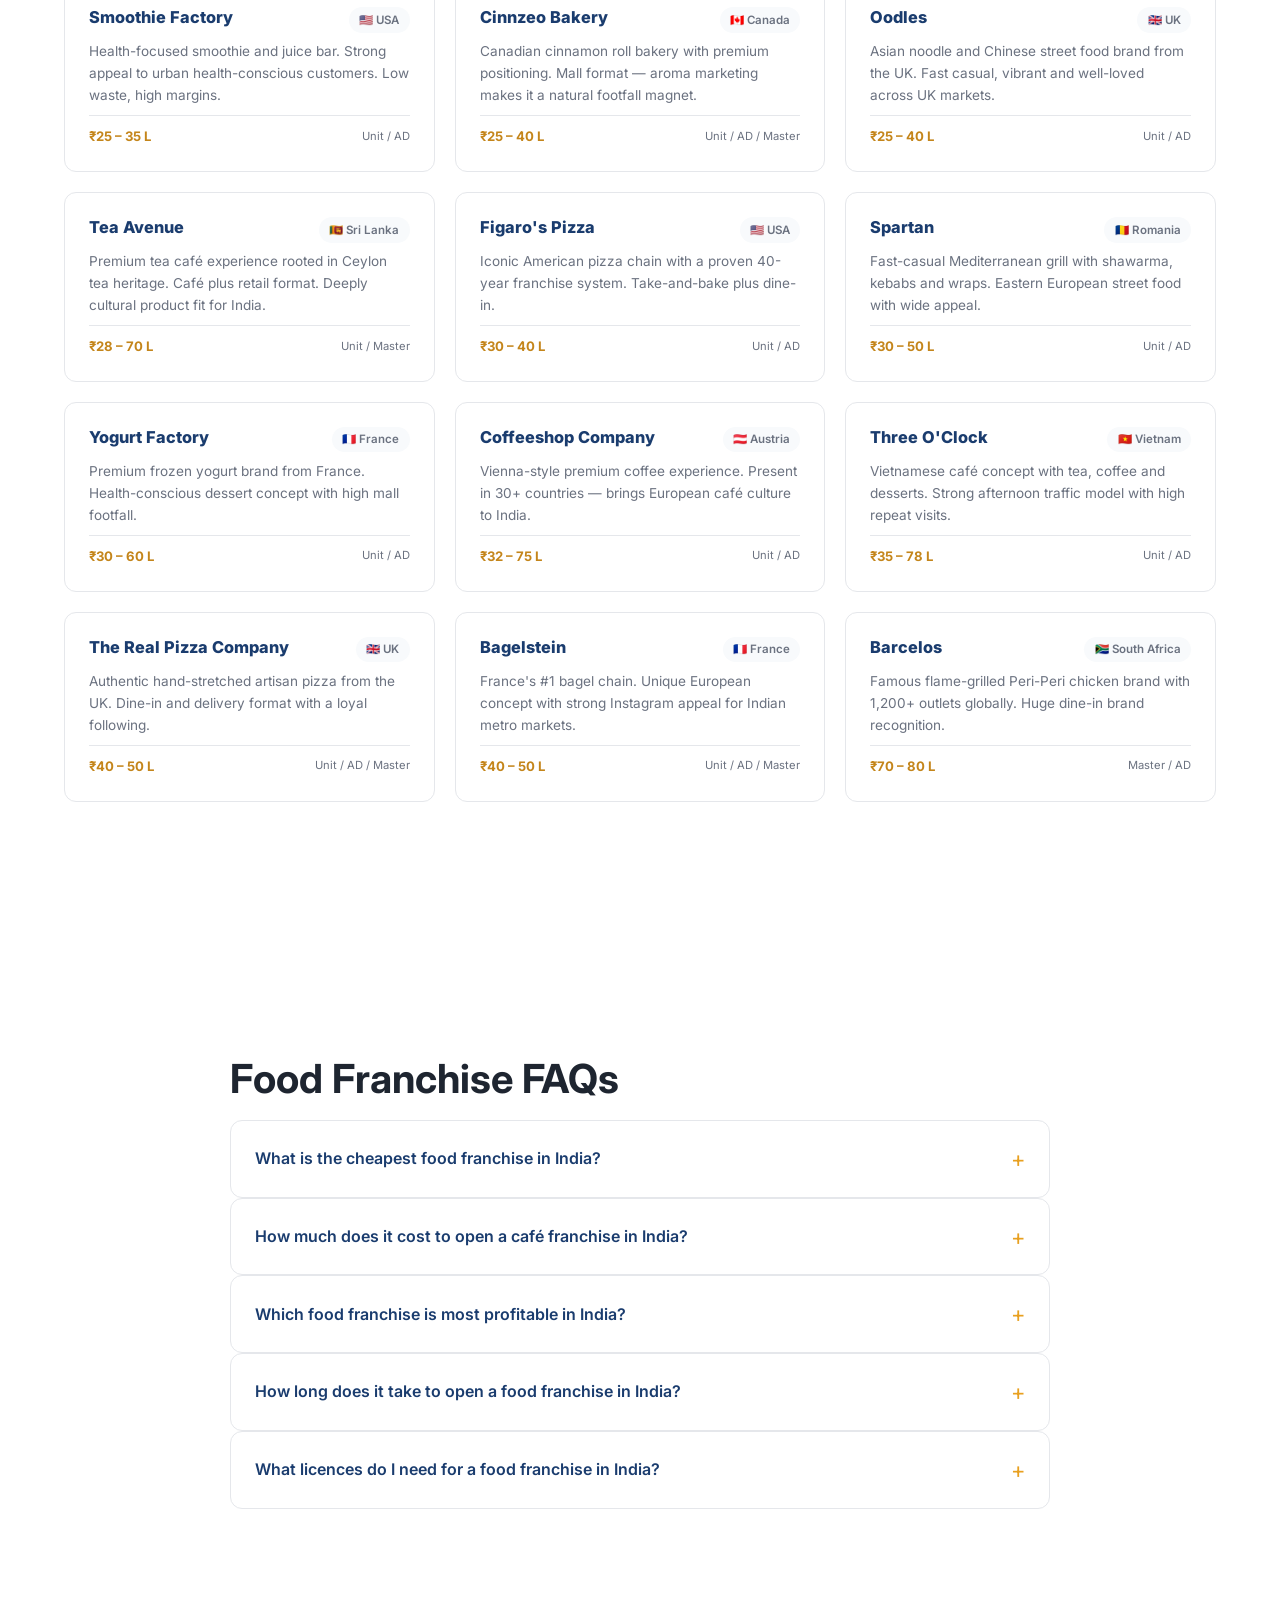
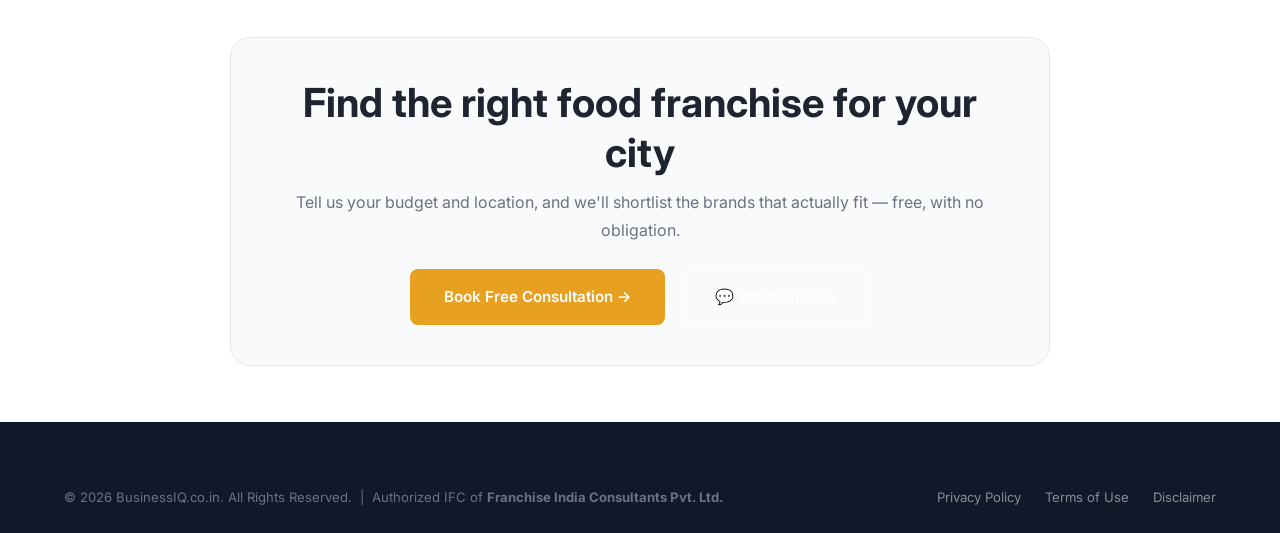
<file: food-franchise-india.html>
<!DOCTYPE html>
<html lang="en">
<head>
  <meta charset="UTF-8" />
  <meta name="viewport" content="width=device-width, initial-scale=1.0" />
  <title>Food Franchise in India — 21 Brands from ₹15 Lakhs | BusinessIQ</title>
  <meta name="description" content="Compare 21 international food franchise opportunities in India — cafés, QSR, pizza and dessert brands. Investment from ₹15 Lakhs to ₹80 Lakhs." />
  <meta name="keywords" content="food franchise in india, food franchise under 20 lakhs, cafe franchise india, QSR franchise india, pizza franchise india, bubble tea franchise india, international food franchise" />
  <meta name="author" content="BusinessIQ.co.in" />
  <meta name="robots" content="index, follow, max-snippet:-1, max-image-preview:large" />
  <meta name="geo.region" content="IN-MH" />
  <meta name="geo.placename" content="Pune, Maharashtra, India" />
  <link rel="icon" type="image/svg+xml" href="assets/favicon.svg" />
  <link rel="canonical" href="https://www.businessiq.co.in/food-franchise-india" />

  <meta property="og:title" content="Food Franchise in India 2026 — 21 International F&amp;B Brands" />
  <meta property="og:description" content="Cafés, QSR, pizza, bubble tea and dessert franchises in India from ₹15 Lakhs to ₹80 Lakhs. Compare brands and book a free consultation." />
  <meta property="og:type" content="website" />
  <meta property="og:url" content="https://www.businessiq.co.in/food-franchise-india" />
  <meta property="og:image" content="https://www.businessiq.co.in/assets/og-image.png" />
  <meta property="og:image:width" content="1200" />
  <meta property="og:image:height" content="630" />
  <meta property="og:image:type" content="image/png" />
  <meta property="og:image:alt" content="BusinessIQ — Food Franchise Opportunities in India" />
  <meta property="og:locale" content="en_IN" />
  <meta property="og:site_name" content="BusinessIQ" />

  <meta name="twitter:card" content="summary_large_image" />
  <meta name="twitter:title" content="Food Franchise in India 2026 — 21 International Brands" />
  <meta name="twitter:description" content="Cafés, QSR, pizza and dessert franchises in India from ₹15 Lakhs. Compare brands and investment levels." />
  <meta name="twitter:image" content="https://www.businessiq.co.in/assets/og-image.png" />

  <link rel="preconnect" href="https://fonts.googleapis.com" />
  <link rel="preconnect" href="https://fonts.gstatic.com" crossorigin />
  <link href="https://fonts.googleapis.com/css2?family=Inter:wght@400;500;600;700;800;900&display=swap" rel="stylesheet" />
  <link rel="stylesheet" href="css/style.css" />

  <script type="application/ld+json">
  {
    "@context": "https://schema.org",
    "@type": "BreadcrumbList",
    "itemListElement": [
      { "@type": "ListItem", "position": 1, "name": "Home", "item": "https://www.businessiq.co.in/" },
      { "@type": "ListItem", "position": 2, "name": "Food Franchise in India", "item": "https://www.businessiq.co.in/food-franchise-india" }
    ]
  }
  </script>

  <script type="application/ld+json">
  {
    "@context": "https://schema.org",
    "@type": "FAQPage",
    "mainEntity": [
      {
        "@type": "Question",
        "name": "What is the cheapest food franchise in India?",
        "acceptedAnswer": {
          "@type": "Answer",
          "text": "The lowest-investment food franchises in India are kiosk formats, starting around ₹15–16 Lakhs. In the BusinessIQ portfolio these include Happi Tea (bubble tea, from ₹16 Lakhs), Chocolate Bash (dessert kiosk, from ₹15 Lakhs), Coffee Buddy (compact coffee kiosk, from ₹15 Lakhs) and Seven Fries (Belgian loaded fries, from ₹15 Lakhs). Kiosk formats need less space and fewer staff, so they open faster than full restaurants."
        }
      },
      {
        "@type": "Question",
        "name": "How much does it cost to open a cafe franchise in India?",
        "acceptedAnswer": {
          "@type": "Answer",
          "text": "A café franchise in India typically costs between ₹20 Lakhs and ₹75 Lakhs depending on format and brand. Compact coffee formats such as Viva Star Coffee start around ₹20 Lakhs, while full European café experiences like Coffeeshop Company range from ₹32 Lakhs to ₹75 Lakhs. The figure covers franchise fee, interiors, equipment and initial working capital."
        }
      },
      {
        "@type": "Question",
        "name": "Which food franchise is most profitable in India?",
        "acceptedAnswer": {
          "@type": "Answer",
          "text": "Profitability depends on location and operations more than on brand alone, but beverage-led formats (coffee, tea, bubble tea) generally carry the highest gross margins because ingredient costs are low and wastage is minimal. Dessert and snack kiosks in high-footfall malls also perform strongly. Full-format restaurants usually generate higher revenue but carry higher rent and staffing costs, so the net margin is often similar."
        }
      },
      {
        "@type": "Question",
        "name": "How long does it take to open a food franchise in India?",
        "acceptedAnswer": {
          "@type": "Answer",
          "text": "A kiosk or compact format can open in 6 to 10 weeks once the site is finalised. A full-format restaurant typically takes 3 to 6 months, covering site selection, lease signing, FSSAI and local licensing, fit-out, equipment installation and staff training."
        }
      },
      {
        "@type": "Question",
        "name": "What licences do I need for a food franchise in India?",
        "acceptedAnswer": {
          "@type": "Answer",
          "text": "At minimum you need an FSSAI licence, a local municipal trade licence, GST registration, and a shop and establishment registration. Outlets serving on-premise may also need a fire safety NOC and, in some states, a health or eating house licence. Franchise India assists registered investors with this documentation as part of the membership benefits."
        }
      }
    ]
  }
  </script>

  <style>
    .bgrid { display: grid; grid-template-columns: repeat(auto-fill, minmax(290px, 1fr)); gap: 1.25rem; margin-top: 1.5rem; }
    .bcard {
      background: #fff; border: 1px solid var(--border); border-radius: var(--radius);
      padding: 1.5rem; display: flex; flex-direction: column; gap: 0.55rem;
      transition: all var(--transition);
    }
    .bcard:hover { box-shadow: var(--card-shadow); transform: translateY(-4px); border-color: rgba(26,60,110,0.2); }
    .bcard-top { display: flex; justify-content: space-between; gap: 0.5rem; align-items: flex-start; }
    .bcard h3 { font-size: 1.02rem; font-weight: 800; color: var(--primary); margin: 0; line-height: 1.3; }
    .bcard-origin { font-size: 0.72rem; background: var(--bg-light); color: var(--text-muted); padding: 0.22rem 0.65rem; border-radius: 999px; font-weight: 600; white-space: nowrap; flex-shrink: 0; }
    .bcard p { font-size: 0.85rem; color: var(--text-muted); line-height: 1.6; margin: 0; flex-grow: 1; }
    .bcard-foot { display: flex; justify-content: space-between; align-items: center; gap: 0.5rem; padding-top: 0.6rem; border-top: 1px solid var(--border); }
    .bcard-inv { font-size: 0.82rem; font-weight: 700; color: var(--accent-dark); }
    .bcard-model { font-size: 0.7rem; color: var(--text-muted); }
    .prose-lead { margin-bottom: 3rem; }
  </style>
</head>
<body>

<div class="ifc-bar">
  <span class="ifc-long">BusinessIQ is an <strong style="color:#e8a020;">Authorized Independent Franchise Consultant (IFC)</strong> of <strong style="color:#fff;">Franchise India Consultants Pvt. Ltd.</strong> &nbsp;|&nbsp; All leads &amp; enquiries are processed through Franchise India.</span>
  <span class="ifc-short"><strong style="color:#e8a020;">Authorized IFC</strong> · Franchise India Consultants Pvt. Ltd.</span>
</div>

<nav class="navbar" id="navbar" role="navigation" aria-label="Main navigation">
  <div class="container">
    <div class="nav-inner">
      <a href="/" class="nav-logo" aria-label="BusinessIQ home">
        <img src="assets/logo-icon.svg" alt="" height="36" width="36" aria-hidden="true" />
        Business<span>IQ</span>
      </a>
      <ul class="nav-links" id="navLinks">
        <li><a href="/#about">About</a></li>
        <li><a href="brands">Brands</a></li>
        <li><a href="/#why-us">Why Us</a></li>
        <li><a href="/#investment">Investment</a></li>
        <li><a href="/learn">Learn</a></li>
        <li><a href="/#faq">FAQ</a></li>
        <li><a href="/#contact">Contact</a></li>
      </ul>
      <a href="/#contact" class="btn btn-primary nav-cta">Get Started →</a>
      <button class="hamburger" id="hamburger" aria-label="Toggle menu" aria-expanded="false">
        <span></span><span></span><span></span>
      </button>
    </div>
  </div>
</nav>

<header class="page-hero">
  <div class="container">
    <span class="tag">🍽️ Food &amp; Beverage Franchises</span>
    <h1>Food Franchise <span>in India</span></h1>
    <p>21 international F&amp;B brands available across India — from ₹15 Lakh kiosks to ₹80 Lakh flagship restaurants. Compare formats, investment levels and brand origins below.</p>
  </div>
</header>

<nav class="breadcrumb" aria-label="Breadcrumb">
  <div class="container">
    <a href="/">Home</a> <span>›</span> <span>Food Franchise in India</span>
  </div>
</nav>

<main class="page-body">
  <div class="container">

    <article class="prose prose-lead">
      <p>Food and beverage is the largest franchise category in India, and the one where international brands have found the fastest traction. Rising disposable income in metros and Tier-2 cities, combined with a young population that eats out frequently, has made F&amp;B the default entry point for first-time franchise investors.</p>
      <p>BusinessIQ, an Authorized Independent Franchise Consultant of Franchise India, currently represents <strong>21 international food and beverage brands</strong> across coffee, tea, pizza, QSR, bakery and dessert formats — with investment levels from <strong>₹15 Lakhs to ₹80 Lakhs</strong>.</p>

      <h2>Food franchise investment levels in India</h2>
      <p>For a full breakdown of what makes up these figures, including the ongoing fees and working capital that sit outside setup cost, see our <a href="/learn/franchise-cost-in-india">guide to franchise costs in India</a>.</p>
      <p>Investment figures below are indicative total setup costs — franchise fee, interiors, equipment and initial working capital. They vary with city, site size and local rentals.</p>

      <table class="data-table">
        <thead>
          <tr><th>Investment</th><th>Format</th><th>Typical space</th><th>Example brands</th></tr>
        </thead>
        <tbody>
          <tr><td><strong>₹15 – 25 Lakhs</strong></td><td>Kiosk / compact counter</td><td>100 – 250 sq ft</td><td>Happi Tea, Chocolate Bash, Coffee Buddy, Seven Fries</td></tr>
          <tr><td><strong>₹25 – 40 Lakhs</strong></td><td>Café / small QSR</td><td>400 – 800 sq ft</td><td>Smoothie Factory, Viva Star Coffee, Cinnzeo, Oodles</td></tr>
          <tr><td><strong>₹40 – 60 Lakhs</strong></td><td>Full café / dine-in QSR</td><td>800 – 1,500 sq ft</td><td>The Real Pizza Company, Bagelstein, Yogurt Factory</td></tr>
          <tr><td><strong>₹60 Lakhs +</strong></td><td>Flagship restaurant / master rights</td><td>1,500 sq ft +</td><td>Barcelos, Coffeeshop Company, Three O'Clock</td></tr>
        </tbody>
      </table>

      <h2>Choosing the right food franchise format</h2>
      <h3>Kiosk formats (₹15 – 25 Lakhs)</h3>
      <p>The fastest route into F&amp;B franchising. A kiosk needs 100–250 sq ft, runs with two or three staff, and can open within 6–10 weeks of signing. Because rent and payroll are low, break-even is typically faster than a full restaurant — but you are dependent on the footfall of the mall or transit hub you sit in, so site selection matters more than with any other format.</p>

      <h3>Café and compact QSR (₹25 – 40 Lakhs)</h3>
      <p>The most common choice for first-time investors. Beverage-led cafés carry strong gross margins because ingredient cost per cup is low and wastage is minimal. This band also gives you a seated experience, which supports longer dwell time and higher average bills than a kiosk.</p>

      <h3>Full-format restaurants (₹40 Lakhs +)</h3>
      <p>Higher revenue potential and much stronger brand presence, but also higher rent, a larger team and more complex licensing. Best suited to investors who either have prior hospitality experience or are appointing an experienced operations manager.</p>

      <h2>What to check before signing</h2>
      <ul>
        <li><strong>Supply chain in India.</strong> An international brand is only viable here if core ingredients are locally sourced or reliably imported. Ask where the supply chain sits today.</li>
        <li><strong>Territory rights.</strong> Clarify whether you hold exclusivity for your area, and over what radius.</li>
        <li><strong>Royalty and marketing fees.</strong> Ongoing percentages matter more to long-run returns than the one-time franchise fee.</li>
        <li><strong>Vegetarian and regional menu fit.</strong> Brands that cannot adapt the menu for Indian dietary preferences struggle outside metro pockets.</li>
        <li><strong>Training and launch support.</strong> Confirm what the brand provides at opening, and for how long afterwards.</li>
      </ul>
    </article>

    <section aria-labelledby="brands-heading">
      <h2 class="section-title" id="brands-heading">All 21 Food &amp; Beverage Brands</h2>
      <p class="section-subtitle">Every brand below is available through BusinessIQ for franchise enquiry across India.</p>

      <div class="bgrid">
        <div class="bcard"><div class="bcard-top"><h3>Happi Tea</h3><span class="bcard-origin">🇻🇳 Vietnam</span></div><p>Trendy Vietnamese bubble tea brand with vibrant branding. Kiosk format — low investment, extremely fast setup.</p><div class="bcard-foot"><span class="bcard-inv">₹16 – 21 L</span><span class="bcard-model">Unit / AD</span></div></div>
        <div class="bcard"><div class="bcard-top"><h3>Chocolate Bash</h3><span class="bcard-origin">🇬🇧 UK</span></div><p>Indulgent chocolate dessert brand with massive social media pull. Kiosk format — perfect for high-footfall malls.</p><div class="bcard-foot"><span class="bcard-inv">₹15 – 25 L</span><span class="bcard-model">Unit / AD</span></div></div>
        <div class="bcard"><div class="bcard-top"><h3>Coffee Buddy</h3><span class="bcard-origin">🌐 Europe</span></div><p>Compact coffee kiosk brand optimised for office parks, hospitals and transit hubs. Minimal staff, fast ROI.</p><div class="bcard-foot"><span class="bcard-inv">₹15 – 25 L</span><span class="bcard-model">Unit / Kiosk</span></div></div>
        <div class="bcard"><div class="bcard-top"><h3>Seven Fries</h3><span class="bcard-origin">🌐 Europe</span></div><p>Belgian-style loaded fries brand. Quick service, wide variety of flavours, very strong Gen-Z customer appeal.</p><div class="bcard-foot"><span class="bcard-inv">₹15 – 25 L</span><span class="bcard-model">Unit / AD</span></div></div>
        <div class="bcard"><div class="bcard-top"><h3>Frank's Famous Hot Dogs</h3><span class="bcard-origin">🇫🇷 France</span></div><p>Premium hot dog QSR concept from France. Simple ops, fast throughput, strong mall and food court presence.</p><div class="bcard-foot"><span class="bcard-inv">₹20 – 25 L</span><span class="bcard-model">Unit / AD</span></div></div>
        <div class="bcard"><div class="bcard-top"><h3>Impasti Pizzeria</h3><span class="bcard-origin">🇴🇲 Oman</span></div><p>Authentic Italian-Omani pizza brand with wood-fired flavours. Compact format, dine-in plus delivery.</p><div class="bcard-foot"><span class="bcard-inv">₹20 – 30 L</span><span class="bcard-model">Unit / AD</span></div></div>
        <div class="bcard"><div class="bcard-top"><h3>Sabrosa Tacos</h3><span class="bcard-origin">🇺🇸 USA</span></div><p>Authentic Tex-Mex taco concept riding the global Mexican food wave. Fast, fresh and flavourful.</p><div class="bcard-foot"><span class="bcard-inv">₹20 – 30 L</span><span class="bcard-model">Unit / AD</span></div></div>
        <div class="bcard"><div class="bcard-top"><h3>Viva Star Coffee</h3><span class="bcard-origin">🇻🇳 Vietnam</span></div><p>Speciality Vietnamese coffee chain. Compact café format with growing demand for global coffee culture in India.</p><div class="bcard-foot"><span class="bcard-inv">₹20 – 35 L</span><span class="bcard-model">Unit / AD</span></div></div>
        <div class="bcard"><div class="bcard-top"><h3>BabaBoom</h3><span class="bcard-origin">🇬🇧 UK</span></div><p>Lebanese-inspired street food concept from the UK. Rotisserie chicken and wraps with bold Middle Eastern flavours.</p><div class="bcard-foot"><span class="bcard-inv">₹20 – 35 L</span><span class="bcard-model">Unit / AD</span></div></div>
        <div class="bcard"><div class="bcard-top"><h3>Smoothie Factory</h3><span class="bcard-origin">🇺🇸 USA</span></div><p>Health-focused smoothie and juice bar. Strong appeal to urban health-conscious customers. Low waste, high margins.</p><div class="bcard-foot"><span class="bcard-inv">₹25 – 35 L</span><span class="bcard-model">Unit / AD</span></div></div>
        <div class="bcard"><div class="bcard-top"><h3>Cinnzeo Bakery</h3><span class="bcard-origin">🇨🇦 Canada</span></div><p>Canadian cinnamon roll bakery with premium positioning. Mall format — aroma marketing makes it a natural footfall magnet.</p><div class="bcard-foot"><span class="bcard-inv">₹25 – 40 L</span><span class="bcard-model">Unit / AD / Master</span></div></div>
        <div class="bcard"><div class="bcard-top"><h3>Oodles</h3><span class="bcard-origin">🇬🇧 UK</span></div><p>Asian noodle and Chinese street food brand from the UK. Fast casual, vibrant and well-loved across UK markets.</p><div class="bcard-foot"><span class="bcard-inv">₹25 – 40 L</span><span class="bcard-model">Unit / AD</span></div></div>
        <div class="bcard"><div class="bcard-top"><h3>Tea Avenue</h3><span class="bcard-origin">🇱🇰 Sri Lanka</span></div><p>Premium tea café experience rooted in Ceylon tea heritage. Café plus retail format. Deeply cultural product fit for India.</p><div class="bcard-foot"><span class="bcard-inv">₹28 – 70 L</span><span class="bcard-model">Unit / Master</span></div></div>
        <div class="bcard"><div class="bcard-top"><h3>Figaro's Pizza</h3><span class="bcard-origin">🇺🇸 USA</span></div><p>Iconic American pizza chain with a proven 40-year franchise system. Take-and-bake plus dine-in.</p><div class="bcard-foot"><span class="bcard-inv">₹30 – 40 L</span><span class="bcard-model">Unit / AD</span></div></div>
        <div class="bcard"><div class="bcard-top"><h3>Spartan</h3><span class="bcard-origin">🇷🇴 Romania</span></div><p>Fast-casual Mediterranean grill with shawarma, kebabs and wraps. Eastern European street food with wide appeal.</p><div class="bcard-foot"><span class="bcard-inv">₹30 – 50 L</span><span class="bcard-model">Unit / AD</span></div></div>
        <div class="bcard"><div class="bcard-top"><h3>Yogurt Factory</h3><span class="bcard-origin">🇫🇷 France</span></div><p>Premium frozen yogurt brand from France. Health-conscious dessert concept with high mall footfall.</p><div class="bcard-foot"><span class="bcard-inv">₹30 – 60 L</span><span class="bcard-model">Unit / AD</span></div></div>
        <div class="bcard"><div class="bcard-top"><h3>Coffeeshop Company</h3><span class="bcard-origin">🇦🇹 Austria</span></div><p>Vienna-style premium coffee experience. Present in 30+ countries — brings European café culture to India.</p><div class="bcard-foot"><span class="bcard-inv">₹32 – 75 L</span><span class="bcard-model">Unit / AD</span></div></div>
        <div class="bcard"><div class="bcard-top"><h3>Three O'Clock</h3><span class="bcard-origin">🇻🇳 Vietnam</span></div><p>Vietnamese café concept with tea, coffee and desserts. Strong afternoon traffic model with high repeat visits.</p><div class="bcard-foot"><span class="bcard-inv">₹35 – 78 L</span><span class="bcard-model">Unit / AD</span></div></div>
        <div class="bcard"><div class="bcard-top"><h3>The Real Pizza Company</h3><span class="bcard-origin">🇬🇧 UK</span></div><p>Authentic hand-stretched artisan pizza from the UK. Dine-in and delivery format with a loyal following.</p><div class="bcard-foot"><span class="bcard-inv">₹40 – 50 L</span><span class="bcard-model">Unit / AD / Master</span></div></div>
        <div class="bcard"><div class="bcard-top"><h3>Bagelstein</h3><span class="bcard-origin">🇫🇷 France</span></div><p>France's #1 bagel chain. Unique European concept with strong Instagram appeal for Indian metro markets.</p><div class="bcard-foot"><span class="bcard-inv">₹40 – 50 L</span><span class="bcard-model">Unit / AD / Master</span></div></div>
        <div class="bcard"><div class="bcard-top"><h3>Barcelos</h3><span class="bcard-origin">🇿🇦 South Africa</span></div><p>Famous flame-grilled Peri-Peri chicken brand with 1,200+ outlets globally. Huge dine-in brand recognition.</p><div class="bcard-foot"><span class="bcard-inv">₹70 – 80 L</span><span class="bcard-model">Master / AD</span></div></div>
      </div>
    </section>

    <section class="prose" style="margin-top:3.5rem;" aria-labelledby="faq-heading">
      <h2 id="faq-heading">Food Franchise FAQs</h2>

      <details class="faq-item" style="margin-top:1rem;">
        <summary class="faq-question">What is the cheapest food franchise in India?</summary>
        <div class="faq-answer"><p>The lowest-investment food franchises are kiosk formats, starting around <strong>₹15–16 Lakhs</strong>. In our portfolio that means Happi Tea, Chocolate Bash, Coffee Buddy and Seven Fries. Kiosks need less space and fewer staff, so they also open faster than full restaurants.</p></div>
      </details>

      <details class="faq-item">
        <summary class="faq-question">How much does it cost to open a café franchise in India?</summary>
        <div class="faq-answer"><p>Typically <strong>₹20 Lakhs to ₹75 Lakhs</strong> depending on format. Compact formats like Viva Star Coffee start near ₹20 Lakhs; full European café experiences such as Coffeeshop Company run ₹32–75 Lakhs. That figure covers franchise fee, interiors, equipment and initial working capital.</p></div>
      </details>

      <details class="faq-item">
        <summary class="faq-question">Which food franchise is most profitable in India?</summary>
        <div class="faq-answer"><p>Profitability depends on location and operations more than brand. That said, <strong>beverage-led formats</strong> (coffee, tea, bubble tea) generally carry the highest gross margins — ingredient cost per unit is low and wastage is minimal. Full restaurants generate higher revenue but carry higher rent and staffing, so net margin often lands similar.</p></div>
      </details>

      <details class="faq-item">
        <summary class="faq-question">How long does it take to open a food franchise in India?</summary>
        <div class="faq-answer"><p>A kiosk can open in <strong>6 to 10 weeks</strong> once the site is finalised. A full-format restaurant typically takes <strong>3 to 6 months</strong>, covering site selection, lease, FSSAI and local licensing, fit-out, equipment and staff training.</p></div>
      </details>

      <details class="faq-item">
        <summary class="faq-question">What licences do I need for a food franchise in India?</summary>
        <div class="faq-answer"><p>At minimum: an <strong>FSSAI licence</strong>, a municipal trade licence, GST registration, and shop and establishment registration. On-premise dining may also require a fire safety NOC and, in some states, an eating house licence. Franchise India assists registered investors with this documentation.</p></div>
      </details>
    </section>

    <div class="page-cta">
      <h2>Find the right food franchise for your city</h2>
      <p>Tell us your budget and location, and we'll shortlist the brands that actually fit — free, with no obligation.</p>
      <a href="/#contact" class="btn btn-primary">Book Free Consultation →</a>
      <a href="https://wa.me/919730080324?text=Hi%2C+I%27m+interested+in+a+food+franchise+in+India." class="btn btn-outline" target="_blank" rel="noopener noreferrer">💬 WhatsApp Us</a>
    </div>

  </div>
</main>

<footer role="contentinfo">
  <div class="container">
    <div class="footer-bottom" style="border-top:none;padding-top:0;">
      <p>&copy; 2026 BusinessIQ.co.in. All Rights Reserved. &nbsp;|&nbsp; Authorized IFC of <strong>Franchise India Consultants Pvt. Ltd.</strong></p>
      <nav class="footer-legal" aria-label="Legal links">
        <a href="privacy">Privacy Policy</a>
        <a href="terms">Terms of Use</a>
        <a href="disclaimer">Disclaimer</a>
      </nav>
    </div>
  </div>
</footer>

<button class="back-top" id="backTop" aria-label="Back to top">↑</button>

<script>
  const navbar = document.getElementById('navbar');
  window.addEventListener('scroll', () => navbar.classList.toggle('scrolled', window.scrollY > 50));
  document.getElementById('hamburger').addEventListener('click', function () {
    document.getElementById('navLinks').classList.toggle('open');
    this.setAttribute('aria-expanded', document.getElementById('navLinks').classList.contains('open'));
  });
  const backTop = document.getElementById('backTop');
  window.addEventListener('scroll', () => backTop.classList.toggle('visible', window.scrollY > 400));
  backTop.addEventListener('click', () => window.scrollTo({ top: 0, behavior: 'smooth' }));
</script>
<script src="js/analytics.js"></script>
</body>
</html>
</file>
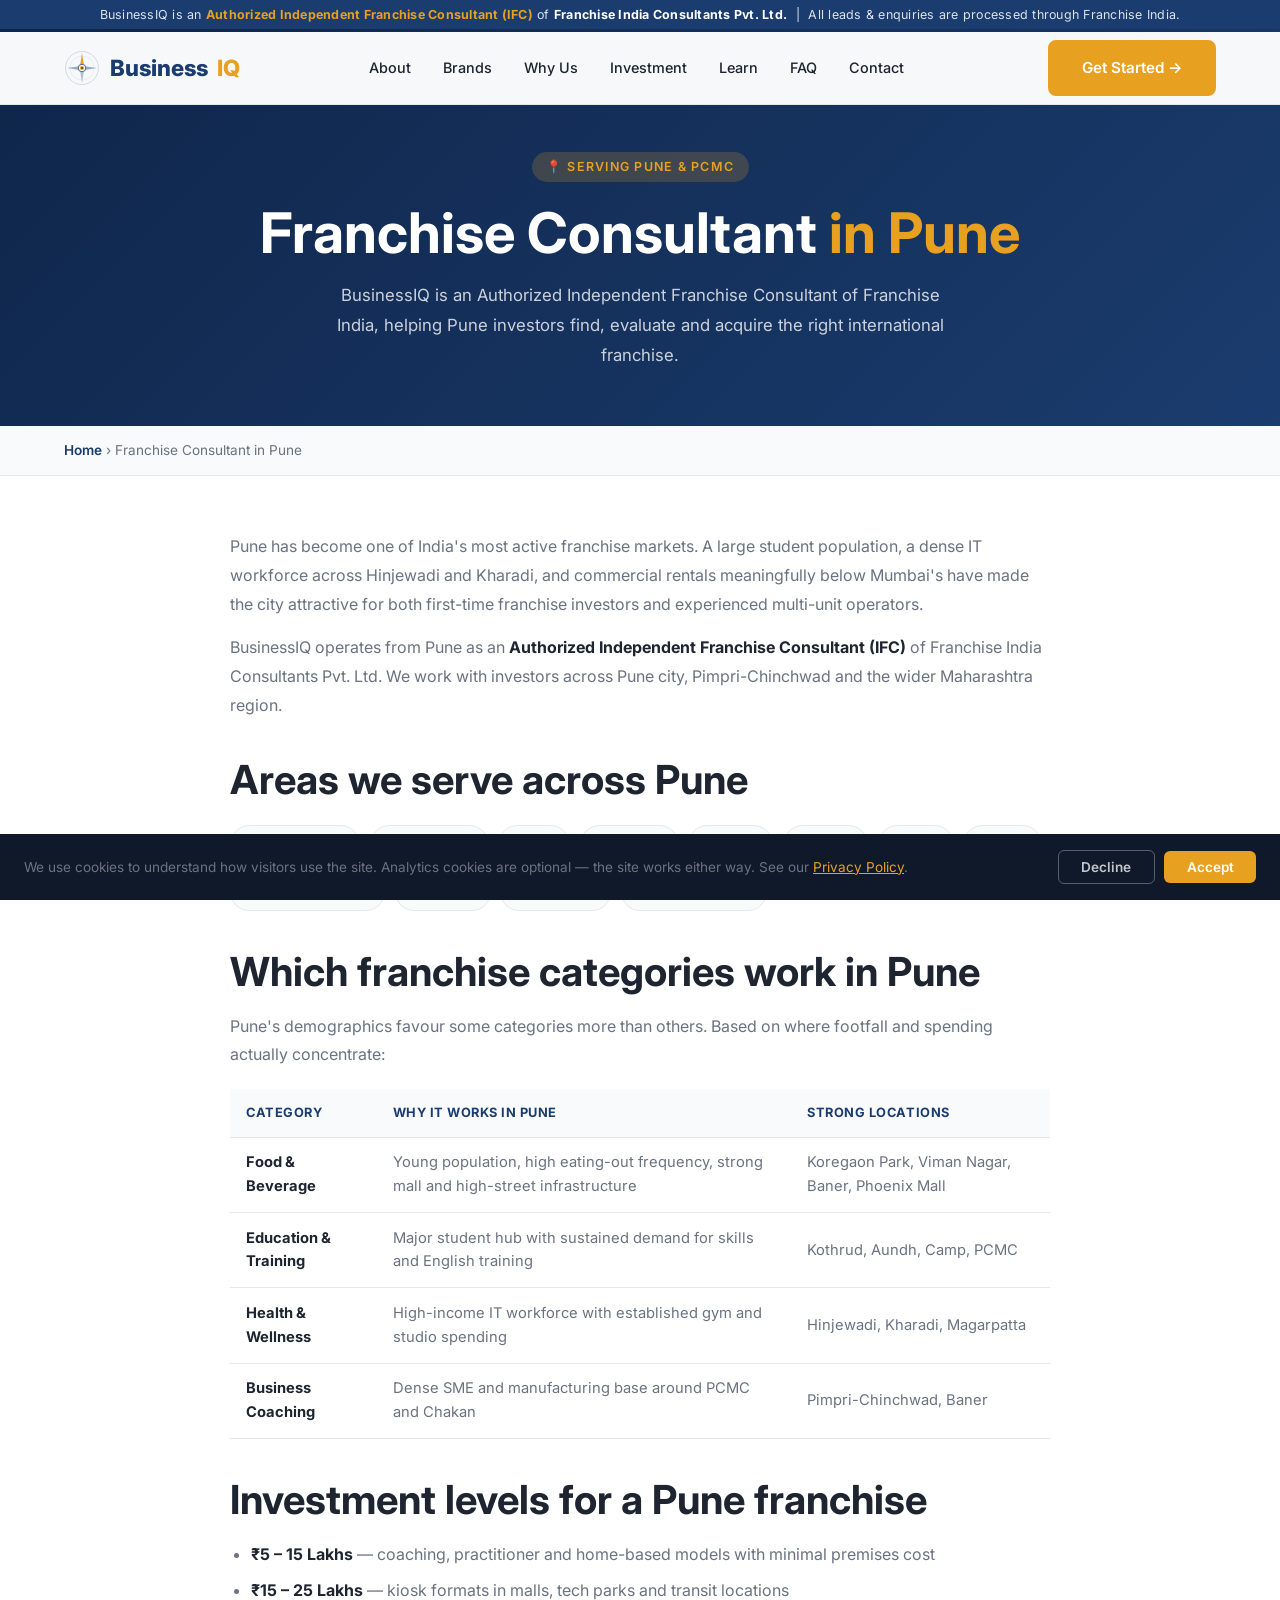
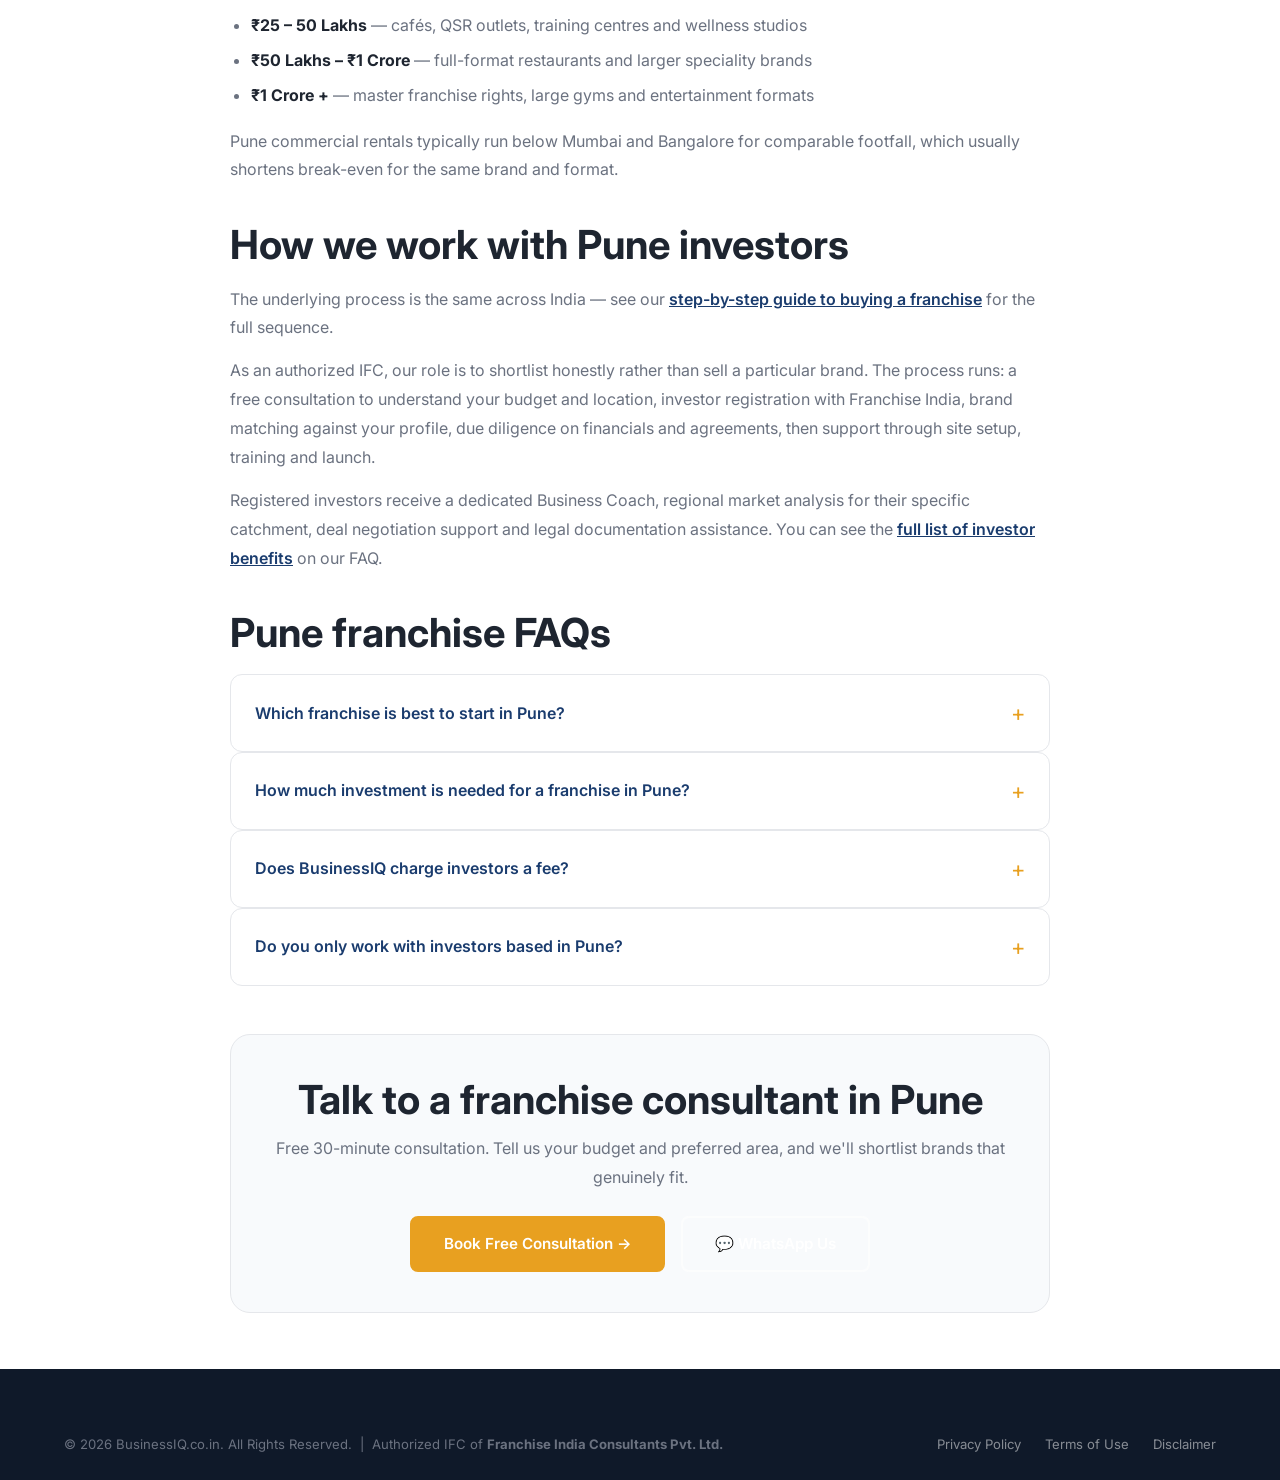
<file: franchise-consultant-pune.html>
<!DOCTYPE html>
<html lang="en">
<head>
  <meta charset="UTF-8" />
  <meta name="viewport" content="width=device-width, initial-scale=1.0" />
  <title>Franchise Consultant in Pune — Authorized IFC | BusinessIQ</title>
  <meta name="description" content="BusinessIQ is an Authorized Franchise Consultant in Pune, helping investors find international franchise opportunities from ₹5 Lakhs to ₹2 Crore+." />
  <meta name="keywords" content="franchise consultant in pune, franchise opportunities pune, franchise business in pune, buy franchise pune, food franchise pune, franchise consultant maharashtra" />
  <meta name="author" content="BusinessIQ.co.in" />
  <meta name="robots" content="index, follow, max-snippet:-1, max-image-preview:large" />
  <meta name="geo.region" content="IN-MH" />
  <meta name="geo.placename" content="Pune, Maharashtra, India" />
  <meta name="geo.position" content="18.5204;73.8567" />
  <meta name="ICBM" content="18.5204, 73.8567" />
  <link rel="icon" type="image/svg+xml" href="assets/favicon.svg" />
  <link rel="canonical" href="https://www.businessiq.co.in/franchise-consultant-pune" />

  <meta property="og:title" content="Franchise Consultant in Pune | BusinessIQ" />
  <meta property="og:description" content="Authorized franchise consultant serving Pune and PCMC. 50+ international brands, ₹5 Lakhs to ₹2 Crore+. Free consultation." />
  <meta property="og:type" content="website" />
  <meta property="og:url" content="https://www.businessiq.co.in/franchise-consultant-pune" />
  <meta property="og:image" content="https://www.businessiq.co.in/assets/og-image.png" />
  <meta property="og:image:width" content="1200" />
  <meta property="og:image:height" content="630" />
  <meta property="og:image:type" content="image/png" />
  <meta property="og:image:alt" content="BusinessIQ — Franchise Consultant in Pune" />
  <meta property="og:locale" content="en_IN" />
  <meta property="og:site_name" content="BusinessIQ" />

  <meta name="twitter:card" content="summary_large_image" />
  <meta name="twitter:title" content="Franchise Consultant in Pune | BusinessIQ" />
  <meta name="twitter:description" content="Authorized franchise consultant serving Pune and PCMC. 50+ international brands. Free consultation." />
  <meta name="twitter:image" content="https://www.businessiq.co.in/assets/og-image.png" />

  <link rel="preconnect" href="https://fonts.googleapis.com" />
  <link rel="preconnect" href="https://fonts.gstatic.com" crossorigin />
  <link href="https://fonts.googleapis.com/css2?family=Inter:wght@400;500;600;700;800;900&display=swap" rel="stylesheet" />
  <link rel="stylesheet" href="css/style.css" />

  <script type="application/ld+json">
  {
    "@context": "https://schema.org",
    "@type": ["LocalBusiness", "ProfessionalService"],
    "@id": "https://www.businessiq.co.in/#business",
    "name": "BusinessIQ",
    "url": "https://www.businessiq.co.in/",
    "logo": "https://www.businessiq.co.in/assets/logo-icon.svg",
    "image": "https://www.businessiq.co.in/assets/og-image.png",
    "description": "BusinessIQ is an Authorized Independent Franchise Consultant (IFC) based in Pune, helping investors across Maharashtra find and acquire international franchise opportunities.",
    "telephone": "+919730080324",
    "email": "info@businessiq.co.in",
    "priceRange": "₹₹–₹₹₹₹",
    "address": {
      "@type": "PostalAddress",
      "addressLocality": "Pune",
      "addressRegion": "Maharashtra",
      "addressCountry": "IN"
    },
    "geo": { "@type": "GeoCoordinates", "latitude": 18.5204, "longitude": 73.8567 },
    "areaServed": [
      { "@type": "City", "name": "Pune" },
      { "@type": "City", "name": "Pimpri-Chinchwad" },
      { "@type": "State", "name": "Maharashtra" }
    ],
    "contactPoint": {
      "@type": "ContactPoint",
      "contactType": "sales",
      "telephone": "+919730080324",
      "email": "info@businessiq.co.in",
      "areaServed": "IN",
      "availableLanguage": ["en", "hi", "mr"]
    }
  }
  </script>

  <script type="application/ld+json">
  {
    "@context": "https://schema.org",
    "@type": "BreadcrumbList",
    "itemListElement": [
      { "@type": "ListItem", "position": 1, "name": "Home", "item": "https://www.businessiq.co.in/" },
      { "@type": "ListItem", "position": 2, "name": "Franchise Consultant in Pune", "item": "https://www.businessiq.co.in/franchise-consultant-pune" }
    ]
  }
  </script>

  <script type="application/ld+json">
  {
    "@context": "https://schema.org",
    "@type": "FAQPage",
    "mainEntity": [
      {
        "@type": "Question",
        "name": "Who is the best franchise consultant in Pune?",
        "acceptedAnswer": {
          "@type": "Answer",
          "text": "BusinessIQ is an Authorized Independent Franchise Consultant (IFC) of Franchise India Consultants Pvt. Ltd., operating from Pune and serving investors across Maharashtra. As an authorized IFC, BusinessIQ provides access to Franchise India's brand network, a dedicated Key Account Manager, regional market analysis, deal negotiation and legal documentation support."
        }
      },
      {
        "@type": "Question",
        "name": "Which franchise is best to start in Pune?",
        "acceptedAnswer": {
          "@type": "Answer",
          "text": "Pune's large student population, strong IT workforce and growing mall infrastructure make food and beverage, education and fitness the strongest franchise categories. Café and QSR formats perform well in Koregaon Park, Viman Nagar, Baner and Hinjewadi, while education franchises do well in Kothrud, Aundh and Pimpri-Chinchwad. The right choice depends on your budget, preferred involvement and site availability."
        }
      },
      {
        "@type": "Question",
        "name": "How much investment is needed for a franchise in Pune?",
        "acceptedAnswer": {
          "@type": "Answer",
          "text": "Franchise investment in Pune typically starts from ₹5 Lakhs for coaching and micro-franchise models, ₹15–25 Lakhs for kiosk formats, ₹25–50 Lakhs for cafés and training centres, and ₹1 Crore or more for large-format or master franchise opportunities. Pune's commercial rentals are generally lower than Mumbai, which improves break-even timelines."
        }
      },
      {
        "@type": "Question",
        "name": "Does BusinessIQ charge investors a fee?",
        "acceptedAnswer": {
          "@type": "Answer",
          "text": "BusinessIQ does not collect payment directly. Investor registration is processed through Franchise India Consultants Pvt. Ltd., which charges a consultation fee as part of the investor membership. That membership includes a dedicated Business Coach, brand matching, due diligence support, deal negotiation and legal documentation assistance."
        }
      }
    ]
  }
  </script>

  <style>
    .area-grid { display: flex; flex-wrap: wrap; gap: 0.6rem; margin: 1.25rem 0 2rem; }
    .area-tag {
      background: var(--bg-light); border: 1px solid var(--border); color: var(--text);
      padding: 0.45rem 1rem; border-radius: 999px; font-size: 0.85rem; font-weight: 600;
    }
  </style>
</head>
<body>

<div class="ifc-bar">
  <span class="ifc-long">BusinessIQ is an <strong style="color:#e8a020;">Authorized Independent Franchise Consultant (IFC)</strong> of <strong style="color:#fff;">Franchise India Consultants Pvt. Ltd.</strong> &nbsp;|&nbsp; All leads &amp; enquiries are processed through Franchise India.</span>
  <span class="ifc-short"><strong style="color:#e8a020;">Authorized IFC</strong> · Franchise India Consultants Pvt. Ltd.</span>
</div>

<nav class="navbar" id="navbar" role="navigation" aria-label="Main navigation">
  <div class="container">
    <div class="nav-inner">
      <a href="/" class="nav-logo" aria-label="BusinessIQ home">
        <img src="assets/logo-icon.svg" alt="" height="36" width="36" aria-hidden="true" />
        Business<span>IQ</span>
      </a>
      <ul class="nav-links" id="navLinks">
        <li><a href="/#about">About</a></li>
        <li><a href="brands">Brands</a></li>
        <li><a href="/#why-us">Why Us</a></li>
        <li><a href="/#investment">Investment</a></li>
        <li><a href="/learn">Learn</a></li>
        <li><a href="/#faq">FAQ</a></li>
        <li><a href="/#contact">Contact</a></li>
      </ul>
      <a href="/#contact" class="btn btn-primary nav-cta">Get Started →</a>
      <button class="hamburger" id="hamburger" aria-label="Toggle menu" aria-expanded="false">
        <span></span><span></span><span></span>
      </button>
    </div>
  </div>
</nav>

<header class="page-hero">
  <div class="container">
    <span class="tag">📍 Serving Pune &amp; PCMC</span>
    <h1>Franchise Consultant <span>in Pune</span></h1>
    <p>BusinessIQ is an Authorized Independent Franchise Consultant of Franchise India, helping Pune investors find, evaluate and acquire the right international franchise.</p>
  </div>
</header>

<nav class="breadcrumb" aria-label="Breadcrumb">
  <div class="container">
    <a href="/">Home</a> <span>›</span> <span>Franchise Consultant in Pune</span>
  </div>
</nav>

<main class="page-body">
  <div class="container">
    <article class="prose">
      <p>Pune has become one of India's most active franchise markets. A large student population, a dense IT workforce across Hinjewadi and Kharadi, and commercial rentals meaningfully below Mumbai's have made the city attractive for both first-time franchise investors and experienced multi-unit operators.</p>
      <p>BusinessIQ operates from Pune as an <strong>Authorized Independent Franchise Consultant (IFC)</strong> of Franchise India Consultants Pvt. Ltd. We work with investors across Pune city, Pimpri-Chinchwad and the wider Maharashtra region.</p>

      <h2>Areas we serve across Pune</h2>
      <div class="area-grid">
        <span class="area-tag">Koregaon Park</span>
        <span class="area-tag">Viman Nagar</span>
        <span class="area-tag">Baner</span>
        <span class="area-tag">Hinjewadi</span>
        <span class="area-tag">Kharadi</span>
        <span class="area-tag">Kothrud</span>
        <span class="area-tag">Aundh</span>
        <span class="area-tag">Wakad</span>
        <span class="area-tag">Pimpri-Chinchwad</span>
        <span class="area-tag">Hadapsar</span>
        <span class="area-tag">Magarpatta</span>
        <span class="area-tag">Camp &amp; MG Road</span>
      </div>

      <h2>Which franchise categories work in Pune</h2>
      <p>Pune's demographics favour some categories more than others. Based on where footfall and spending actually concentrate:</p>

      <table class="data-table">
        <thead>
          <tr><th>Category</th><th>Why it works in Pune</th><th>Strong locations</th></tr>
        </thead>
        <tbody>
          <tr><td><strong>Food &amp; Beverage</strong></td><td>Young population, high eating-out frequency, strong mall and high-street infrastructure</td><td>Koregaon Park, Viman Nagar, Baner, Phoenix Mall</td></tr>
          <tr><td><strong>Education &amp; Training</strong></td><td>Major student hub with sustained demand for skills and English training</td><td>Kothrud, Aundh, Camp, PCMC</td></tr>
          <tr><td><strong>Health &amp; Wellness</strong></td><td>High-income IT workforce with established gym and studio spending</td><td>Hinjewadi, Kharadi, Magarpatta</td></tr>
          <tr><td><strong>Business Coaching</strong></td><td>Dense SME and manufacturing base around PCMC and Chakan</td><td>Pimpri-Chinchwad, Baner</td></tr>
        </tbody>
      </table>

      <h2>Investment levels for a Pune franchise</h2>
      <ul>
        <li><strong>₹5 – 15 Lakhs</strong> — coaching, practitioner and home-based models with minimal premises cost</li>
        <li><strong>₹15 – 25 Lakhs</strong> — kiosk formats in malls, tech parks and transit locations</li>
        <li><strong>₹25 – 50 Lakhs</strong> — cafés, QSR outlets, training centres and wellness studios</li>
        <li><strong>₹50 Lakhs – ₹1 Crore</strong> — full-format restaurants and larger speciality brands</li>
        <li><strong>₹1 Crore +</strong> — master franchise rights, large gyms and entertainment formats</li>
      </ul>
      <p>Pune commercial rentals typically run below Mumbai and Bangalore for comparable footfall, which usually shortens break-even for the same brand and format.</p>

      <h2>How we work with Pune investors</h2>
      <p>The underlying process is the same across India &mdash; see our <a href="/learn/how-to-buy-a-franchise-in-india">step-by-step guide to buying a franchise</a> for the full sequence.</p>
      <p>As an authorized IFC, our role is to shortlist honestly rather than sell a particular brand. The process runs: a free consultation to understand your budget and location, investor registration with Franchise India, brand matching against your profile, due diligence on financials and agreements, then support through site setup, training and launch.</p>
      <p>Registered investors receive a dedicated Business Coach, regional market analysis for their specific catchment, deal negotiation support and legal documentation assistance. You can see the <a href="/#faq" style="color:var(--primary);font-weight:600;">full list of investor benefits</a> on our FAQ.</p>

      <h2>Pune franchise FAQs</h2>

      <details class="faq-item" style="margin-top:1rem;">
        <summary class="faq-question">Which franchise is best to start in Pune?</summary>
        <div class="faq-answer"><p>Pune's student population, IT workforce and mall infrastructure make <strong>food and beverage, education and fitness</strong> the strongest categories. Café and QSR formats perform well in Koregaon Park, Viman Nagar, Baner and Hinjewadi; education franchises do well in Kothrud, Aundh and PCMC. The right pick depends on your budget, how hands-on you want to be, and what sites are actually available.</p></div>
      </details>

      <details class="faq-item">
        <summary class="faq-question">How much investment is needed for a franchise in Pune?</summary>
        <div class="faq-answer"><p>From <strong>₹5 Lakhs</strong> for coaching and micro-franchise models, <strong>₹15–25 Lakhs</strong> for kiosks, <strong>₹25–50 Lakhs</strong> for cafés and training centres, and <strong>₹1 Crore+</strong> for large-format or master franchise rights. Pune rentals are generally lower than Mumbai, which helps break-even.</p></div>
      </details>

      <details class="faq-item">
        <summary class="faq-question">Does BusinessIQ charge investors a fee?</summary>
        <div class="faq-answer"><p>BusinessIQ does not collect payment directly. Investor registration is processed through <strong>Franchise India Consultants Pvt. Ltd.</strong>, which charges a consultation fee as part of investor membership — covering the dedicated Business Coach, brand matching, due diligence, deal negotiation and legal documentation support.</p></div>
      </details>

      <details class="faq-item">
        <summary class="faq-question">Do you only work with investors based in Pune?</summary>
        <div class="faq-answer"><p>No. BusinessIQ is based in Pune but works with investors across India, with active territories in 18+ cities. Being Pune-based simply means we can meet local investors in person and have direct knowledge of the city's catchments and rentals.</p></div>
      </details>
    </article>

    <div class="page-cta">
      <h2>Talk to a franchise consultant in Pune</h2>
      <p>Free 30-minute consultation. Tell us your budget and preferred area, and we'll shortlist brands that genuinely fit.</p>
      <a href="/#contact" class="btn btn-primary">Book Free Consultation →</a>
      <a href="https://wa.me/919730080324?text=Hi%2C+I%27m+in+Pune+and+interested+in+franchise+opportunities." class="btn btn-outline" target="_blank" rel="noopener noreferrer">💬 WhatsApp Us</a>
    </div>
  </div>
</main>

<footer role="contentinfo">
  <div class="container">
    <div class="footer-bottom" style="border-top:none;padding-top:0;">
      <p>&copy; 2026 BusinessIQ.co.in. All Rights Reserved. &nbsp;|&nbsp; Authorized IFC of <strong>Franchise India Consultants Pvt. Ltd.</strong></p>
      <nav class="footer-legal" aria-label="Legal links">
        <a href="privacy">Privacy Policy</a>
        <a href="terms">Terms of Use</a>
        <a href="disclaimer">Disclaimer</a>
      </nav>
    </div>
  </div>
</footer>

<button class="back-top" id="backTop" aria-label="Back to top">↑</button>

<script>
  const navbar = document.getElementById('navbar');
  window.addEventListener('scroll', () => navbar.classList.toggle('scrolled', window.scrollY > 50));
  document.getElementById('hamburger').addEventListener('click', function () {
    document.getElementById('navLinks').classList.toggle('open');
    this.setAttribute('aria-expanded', document.getElementById('navLinks').classList.contains('open'));
  });
  const backTop = document.getElementById('backTop');
  window.addEventListener('scroll', () => backTop.classList.toggle('visible', window.scrollY > 400));
  backTop.addEventListener('click', () => window.scrollTo({ top: 0, behavior: 'smooth' }));
</script>
<script src="js/analytics.js"></script>
</body>
</html>
</file>
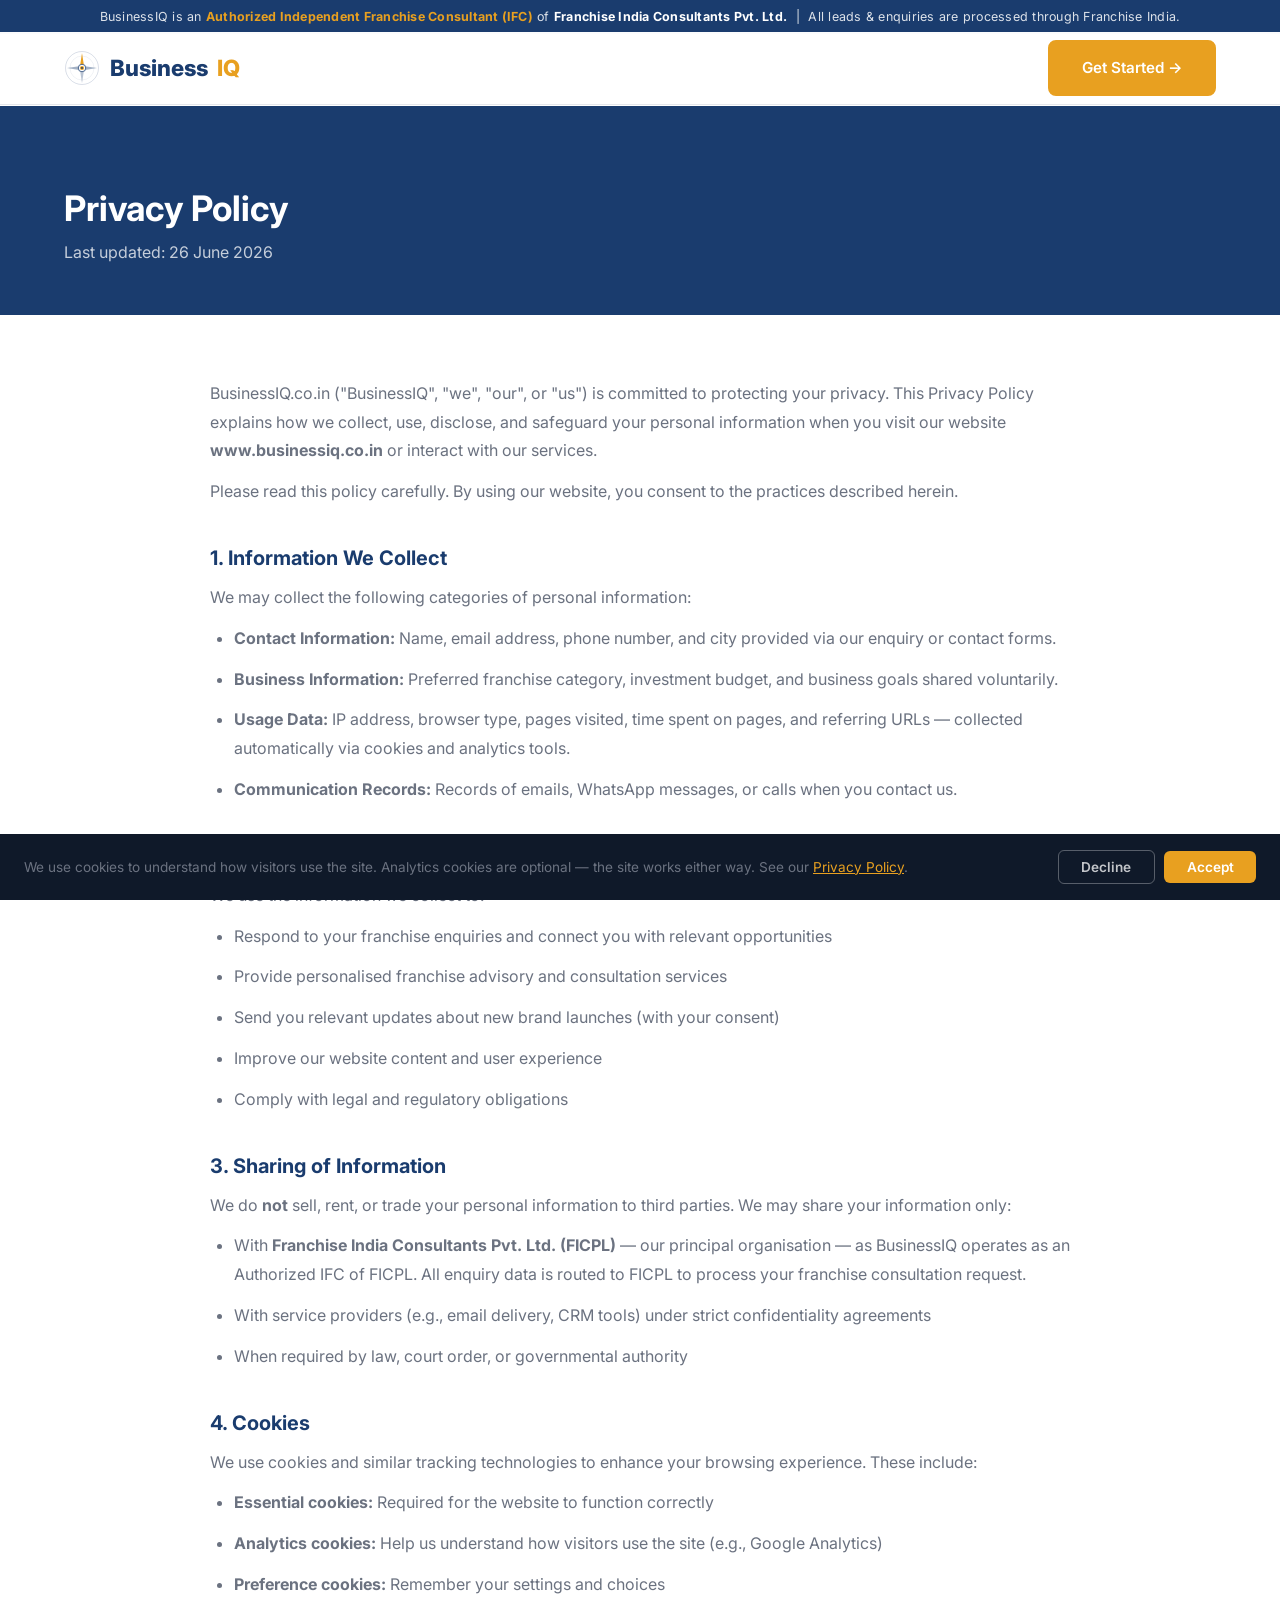
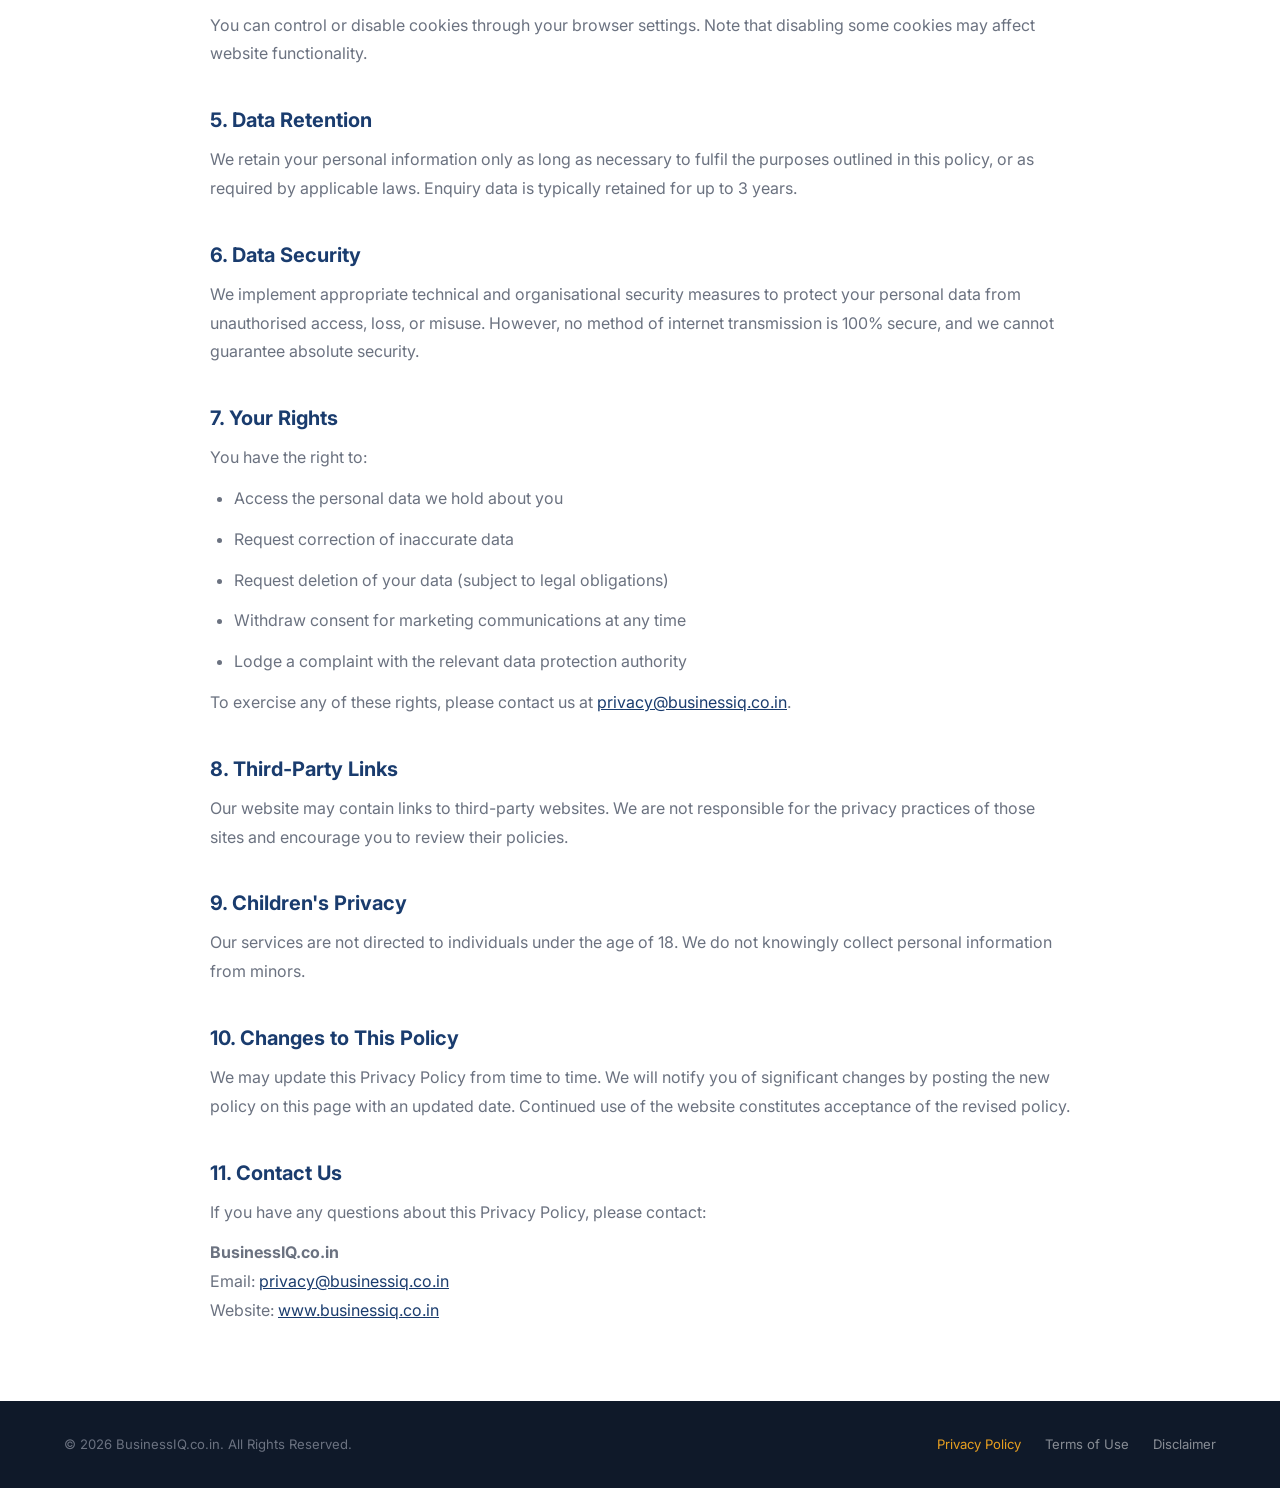
<file: privacy.html>
<!DOCTYPE html>
<html lang="en">
<head>
  <meta charset="UTF-8" />
  <meta name="viewport" content="width=device-width, initial-scale=1.0" />
  <title>Privacy Policy | BusinessIQ.co.in</title>
  <meta name="robots" content="noindex, follow" />
  <link rel="preconnect" href="https://fonts.googleapis.com" />
  <link href="https://fonts.googleapis.com/css2?family=Inter:wght@400;500;600;700;800&display=swap" rel="stylesheet" />
  <link rel="canonical" href="https://www.businessiq.co.in/privacy" />
  <link rel="stylesheet" href="css/style.css" />
  <style>
    .legal-hero { background: var(--primary); color: #fff; padding: 5rem 0 3rem; margin-top: 72px; }
    .legal-hero h1 { color: #fff; font-size: 2.2rem; }
    .legal-hero p { color: rgba(255,255,255,0.75); margin-top: 0.5rem; }
    .legal-body { padding: 4rem 0; max-width: 860px; margin: 0 auto; }
    .legal-body h2 { color: var(--primary); margin: 2.5rem 0 0.75rem; font-size: 1.25rem; }
    .legal-body p, .legal-body li { color: var(--text-muted); margin-bottom: 0.75rem; line-height: 1.8; }
    .legal-body ul { padding-left: 1.5rem; list-style: disc; }
    .legal-body a { color: var(--primary); text-decoration: underline; }
  </style>
</head>
<body>
<div style="background:#1a3c6e;color:rgba(255,255,255,0.85);text-align:center;font-size:0.78rem;padding:7px 1rem;letter-spacing:0.02em;">
  BusinessIQ is an <strong style="color:#e8a020;">Authorized Independent Franchise Consultant (IFC)</strong> of <strong style="color:#fff;">Franchise India Consultants Pvt. Ltd.</strong> &nbsp;|&nbsp; All leads &amp; enquiries are processed through Franchise India.
</div>
<nav class="navbar" id="navbar">
  <div class="container">
    <div class="nav-inner">
      <a href="/" class="nav-logo" aria-label="BusinessIQ home"><img src="assets/logo-icon.svg" alt="" height="36" width="36" aria-hidden="true" /> Business<span>IQ</span></a>
      <a href="/#contact" class="btn btn-primary nav-cta">Get Started →</a>
    </div>
  </div>
</nav>

<div class="legal-hero">
  <div class="container">
    <h1>Privacy Policy</h1>
    <p>Last updated: 26 June 2026</p>
  </div>
</div>

<div class="container">
  <div class="legal-body">
    <p>BusinessIQ.co.in ("BusinessIQ", "we", "our", or "us") is committed to protecting your privacy. This Privacy Policy explains how we collect, use, disclose, and safeguard your personal information when you visit our website <strong>www.businessiq.co.in</strong> or interact with our services.</p>
    <p>Please read this policy carefully. By using our website, you consent to the practices described herein.</p>

    <h2>1. Information We Collect</h2>
    <p>We may collect the following categories of personal information:</p>
    <ul>
      <li><strong>Contact Information:</strong> Name, email address, phone number, and city provided via our enquiry or contact forms.</li>
      <li><strong>Business Information:</strong> Preferred franchise category, investment budget, and business goals shared voluntarily.</li>
      <li><strong>Usage Data:</strong> IP address, browser type, pages visited, time spent on pages, and referring URLs — collected automatically via cookies and analytics tools.</li>
      <li><strong>Communication Records:</strong> Records of emails, WhatsApp messages, or calls when you contact us.</li>
    </ul>

    <h2>2. How We Use Your Information</h2>
    <p>We use the information we collect to:</p>
    <ul>
      <li>Respond to your franchise enquiries and connect you with relevant opportunities</li>
      <li>Provide personalised franchise advisory and consultation services</li>
      <li>Send you relevant updates about new brand launches (with your consent)</li>
      <li>Improve our website content and user experience</li>
      <li>Comply with legal and regulatory obligations</li>
    </ul>

    <h2>3. Sharing of Information</h2>
    <p>We do <strong>not</strong> sell, rent, or trade your personal information to third parties. We may share your information only:</p>
    <ul>
      <li>With <strong>Franchise India Consultants Pvt. Ltd. (FICPL)</strong> — our principal organisation — as BusinessIQ operates as an Authorized IFC of FICPL. All enquiry data is routed to FICPL to process your franchise consultation request.</li>
      <li>With service providers (e.g., email delivery, CRM tools) under strict confidentiality agreements</li>
      <li>When required by law, court order, or governmental authority</li>
    </ul>

    <h2>4. Cookies</h2>
    <p>We use cookies and similar tracking technologies to enhance your browsing experience. These include:</p>
    <ul>
      <li><strong>Essential cookies:</strong> Required for the website to function correctly</li>
      <li><strong>Analytics cookies:</strong> Help us understand how visitors use the site (e.g., Google Analytics)</li>
      <li><strong>Preference cookies:</strong> Remember your settings and choices</li>
    </ul>
    <p>You can control or disable cookies through your browser settings. Note that disabling some cookies may affect website functionality.</p>

    <h2>5. Data Retention</h2>
    <p>We retain your personal information only as long as necessary to fulfil the purposes outlined in this policy, or as required by applicable laws. Enquiry data is typically retained for up to 3 years.</p>

    <h2>6. Data Security</h2>
    <p>We implement appropriate technical and organisational security measures to protect your personal data from unauthorised access, loss, or misuse. However, no method of internet transmission is 100% secure, and we cannot guarantee absolute security.</p>

    <h2>7. Your Rights</h2>
    <p>You have the right to:</p>
    <ul>
      <li>Access the personal data we hold about you</li>
      <li>Request correction of inaccurate data</li>
      <li>Request deletion of your data (subject to legal obligations)</li>
      <li>Withdraw consent for marketing communications at any time</li>
      <li>Lodge a complaint with the relevant data protection authority</li>
    </ul>
    <p>To exercise any of these rights, please contact us at <a href="mailto:privacy@businessiq.co.in">privacy@businessiq.co.in</a>.</p>

    <h2>8. Third-Party Links</h2>
    <p>Our website may contain links to third-party websites. We are not responsible for the privacy practices of those sites and encourage you to review their policies.</p>

    <h2>9. Children's Privacy</h2>
    <p>Our services are not directed to individuals under the age of 18. We do not knowingly collect personal information from minors.</p>

    <h2>10. Changes to This Policy</h2>
    <p>We may update this Privacy Policy from time to time. We will notify you of significant changes by posting the new policy on this page with an updated date. Continued use of the website constitutes acceptance of the revised policy.</p>

    <h2>11. Contact Us</h2>
    <p>If you have any questions about this Privacy Policy, please contact:</p>
    <p><strong>BusinessIQ.co.in</strong><br>
    Email: <a href="mailto:privacy@businessiq.co.in">privacy@businessiq.co.in</a><br>
    Website: <a href="https://www.businessiq.co.in">www.businessiq.co.in</a></p>
  </div>
</div>

<footer role="contentinfo" style="background:var(--bg-dark);color:rgba(255,255,255,0.6);padding:2rem 0;">
  <div class="container" style="display:flex;justify-content:space-between;align-items:center;flex-wrap:wrap;gap:1rem;">
    <p style="font-size:0.82rem;">&copy; 2026 BusinessIQ.co.in. All Rights Reserved.</p>
    <nav style="display:flex;gap:1.5rem;" aria-label="Legal links">
      <a href="privacy" style="font-size:0.82rem;color:var(--accent);">Privacy Policy</a>
      <a href="terms" style="font-size:0.82rem;color:rgba(255,255,255,0.5);">Terms of Use</a>
      <a href="disclaimer" style="font-size:0.82rem;color:rgba(255,255,255,0.5);">Disclaimer</a>
    </nav>
  </div>
</footer>
<script>
  const navbar = document.getElementById('navbar');
  window.addEventListener('scroll', () => navbar.classList.toggle('scrolled', window.scrollY > 50));
</script>
<script src="js/analytics.js"></script>
</body>
</html>
</file>
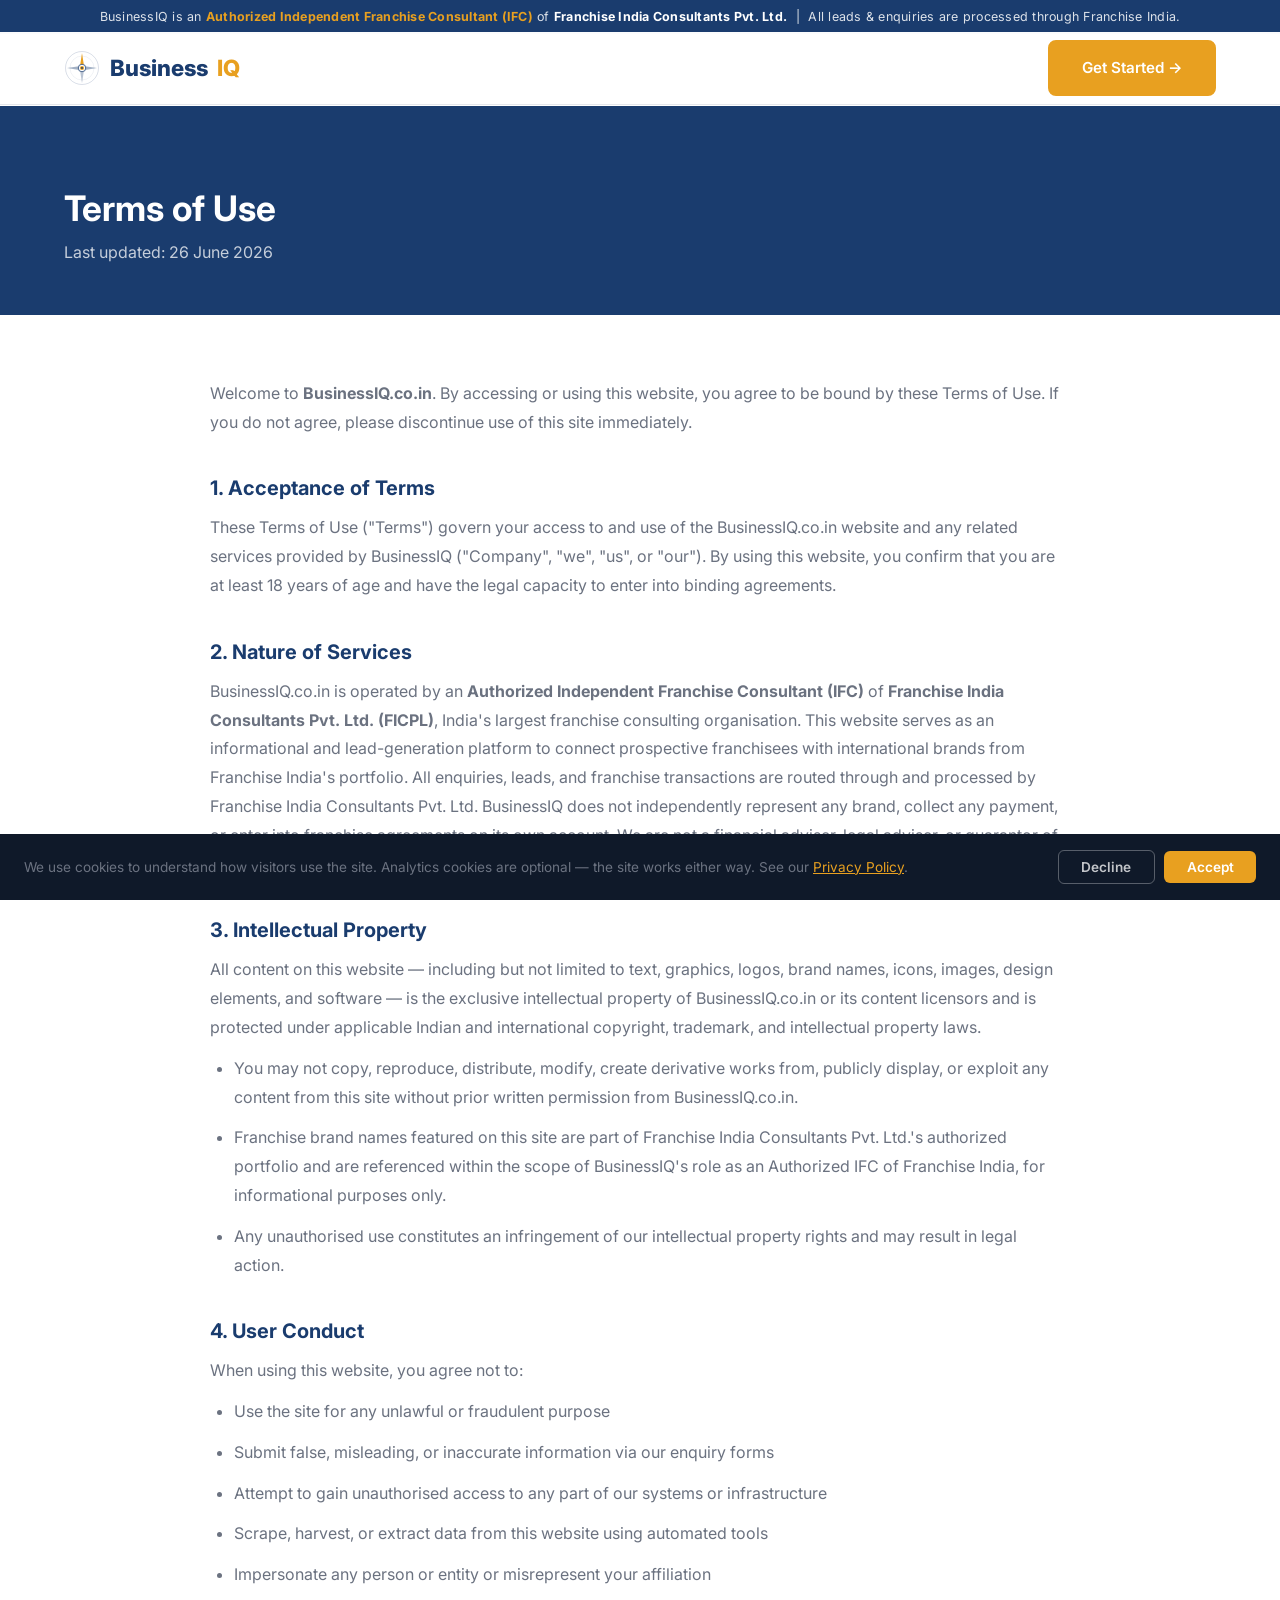
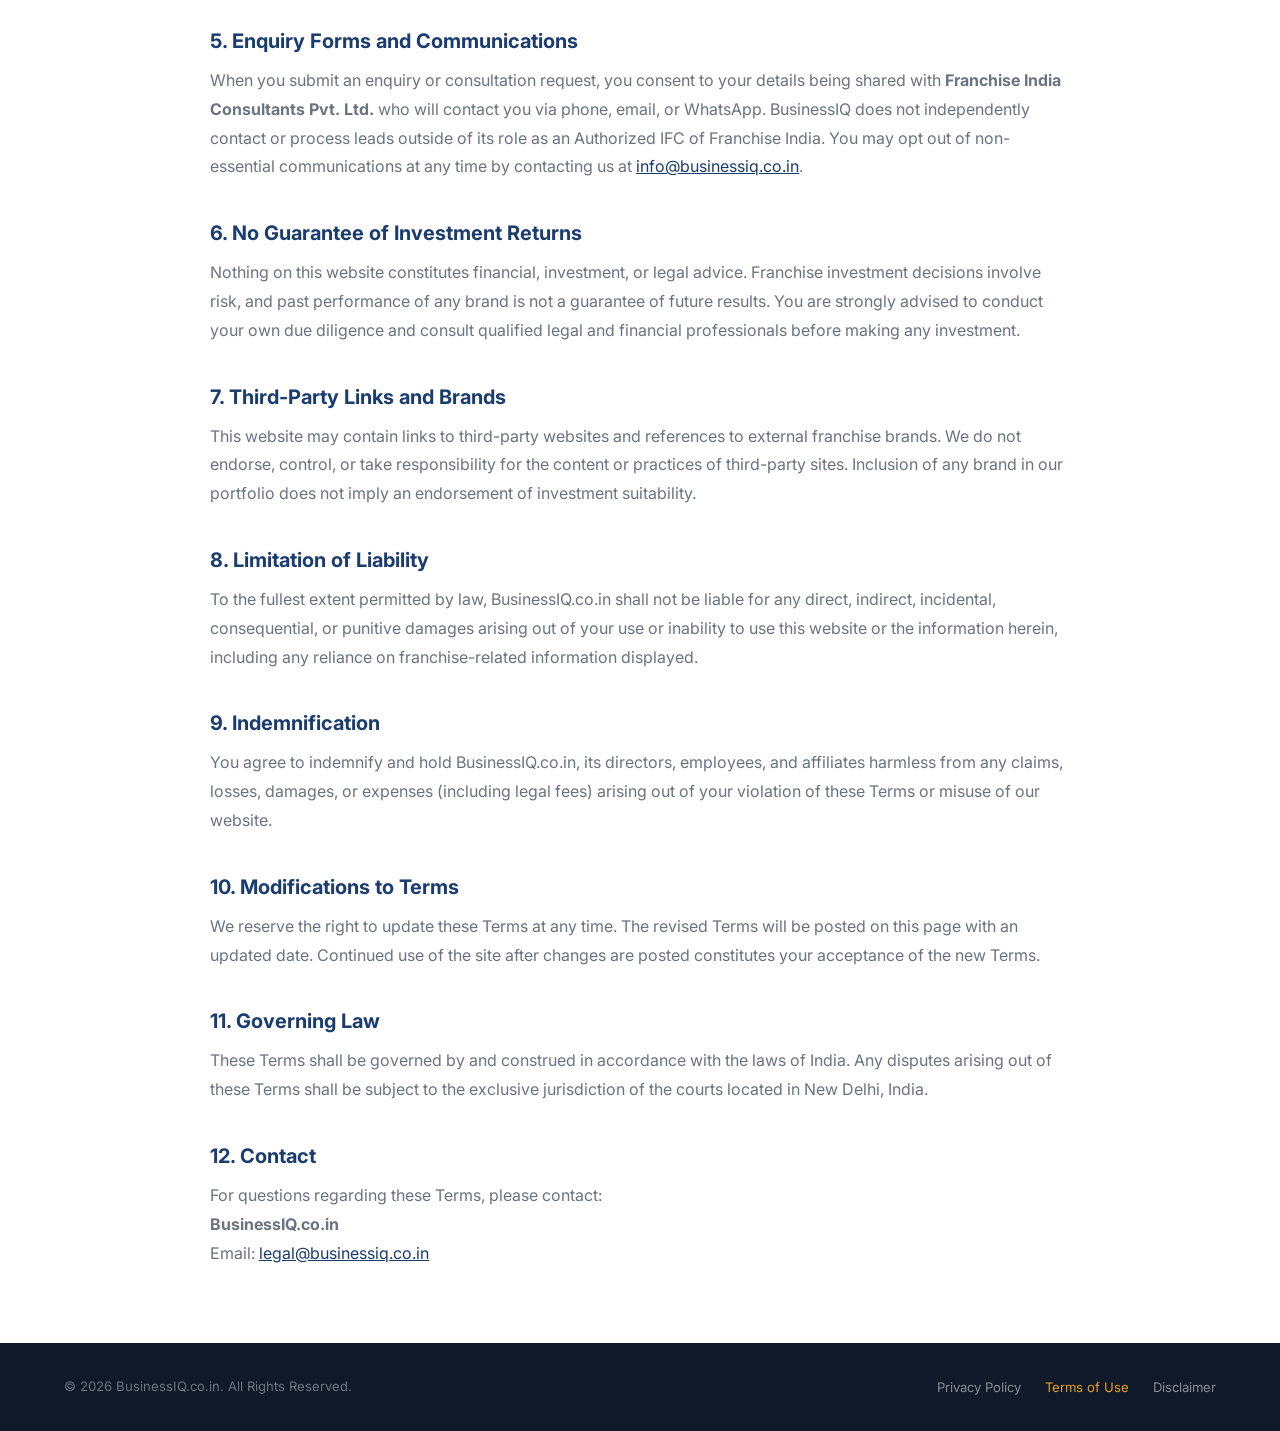
<file: terms.html>
<!DOCTYPE html>
<html lang="en">
<head>
  <meta charset="UTF-8" />
  <meta name="viewport" content="width=device-width, initial-scale=1.0" />
  <title>Terms of Use | BusinessIQ.co.in</title>
  <meta name="robots" content="noindex, follow" />
  <link rel="preconnect" href="https://fonts.googleapis.com" />
  <link href="https://fonts.googleapis.com/css2?family=Inter:wght@400;500;600;700;800&display=swap" rel="stylesheet" />
  <link rel="canonical" href="https://www.businessiq.co.in/terms" />
  <link rel="stylesheet" href="css/style.css" />
  <style>
    .legal-hero { background: var(--primary); color: #fff; padding: 5rem 0 3rem; margin-top: 72px; }
    .legal-hero h1 { color: #fff; font-size: 2.2rem; }
    .legal-hero p { color: rgba(255,255,255,0.75); margin-top: 0.5rem; }
    .legal-body { padding: 4rem 0; max-width: 860px; margin: 0 auto; }
    .legal-body h2 { color: var(--primary); margin: 2.5rem 0 0.75rem; font-size: 1.25rem; }
    .legal-body p, .legal-body li { color: var(--text-muted); margin-bottom: 0.75rem; line-height: 1.8; }
    .legal-body ul { padding-left: 1.5rem; list-style: disc; }
    .legal-body a { color: var(--primary); text-decoration: underline; }
  </style>
</head>
<body>
<div style="background:#1a3c6e;color:rgba(255,255,255,0.85);text-align:center;font-size:0.78rem;padding:7px 1rem;letter-spacing:0.02em;">
  BusinessIQ is an <strong style="color:#e8a020;">Authorized Independent Franchise Consultant (IFC)</strong> of <strong style="color:#fff;">Franchise India Consultants Pvt. Ltd.</strong> &nbsp;|&nbsp; All leads &amp; enquiries are processed through Franchise India.
</div>
<nav class="navbar" id="navbar">
  <div class="container">
    <div class="nav-inner">
      <a href="/" class="nav-logo" aria-label="BusinessIQ home"><img src="assets/logo-icon.svg" alt="" height="36" width="36" aria-hidden="true" /> Business<span>IQ</span></a>
      <a href="/#contact" class="btn btn-primary nav-cta">Get Started →</a>
    </div>
  </div>
</nav>

<div class="legal-hero">
  <div class="container">
    <h1>Terms of Use</h1>
    <p>Last updated: 26 June 2026</p>
  </div>
</div>

<div class="container">
  <div class="legal-body">
    <p>Welcome to <strong>BusinessIQ.co.in</strong>. By accessing or using this website, you agree to be bound by these Terms of Use. If you do not agree, please discontinue use of this site immediately.</p>

    <h2>1. Acceptance of Terms</h2>
    <p>These Terms of Use ("Terms") govern your access to and use of the BusinessIQ.co.in website and any related services provided by BusinessIQ ("Company", "we", "us", or "our"). By using this website, you confirm that you are at least 18 years of age and have the legal capacity to enter into binding agreements.</p>

    <h2>2. Nature of Services</h2>
    <p>BusinessIQ.co.in is operated by an <strong>Authorized Independent Franchise Consultant (IFC)</strong> of <strong>Franchise India Consultants Pvt. Ltd. (FICPL)</strong>, India's largest franchise consulting organisation. This website serves as an informational and lead-generation platform to connect prospective franchisees with international brands from Franchise India's portfolio. All enquiries, leads, and franchise transactions are routed through and processed by Franchise India Consultants Pvt. Ltd. BusinessIQ does not independently represent any brand, collect any payment, or enter into franchise agreements on its own account. We are not a financial adviser, legal adviser, or guarantor of any franchise investment returns.</p>

    <h2>3. Intellectual Property</h2>
    <p>All content on this website — including but not limited to text, graphics, logos, brand names, icons, images, design elements, and software — is the exclusive intellectual property of BusinessIQ.co.in or its content licensors and is protected under applicable Indian and international copyright, trademark, and intellectual property laws.</p>
    <ul>
      <li>You may not copy, reproduce, distribute, modify, create derivative works from, publicly display, or exploit any content from this site without prior written permission from BusinessIQ.co.in.</li>
      <li>Franchise brand names featured on this site are part of Franchise India Consultants Pvt. Ltd.'s authorized portfolio and are referenced within the scope of BusinessIQ's role as an Authorized IFC of Franchise India, for informational purposes only.</li>
      <li>Any unauthorised use constitutes an infringement of our intellectual property rights and may result in legal action.</li>
    </ul>

    <h2>4. User Conduct</h2>
    <p>When using this website, you agree not to:</p>
    <ul>
      <li>Use the site for any unlawful or fraudulent purpose</li>
      <li>Submit false, misleading, or inaccurate information via our enquiry forms</li>
      <li>Attempt to gain unauthorised access to any part of our systems or infrastructure</li>
      <li>Scrape, harvest, or extract data from this website using automated tools</li>
      <li>Impersonate any person or entity or misrepresent your affiliation</li>
    </ul>

    <h2>5. Enquiry Forms and Communications</h2>
    <p>When you submit an enquiry or consultation request, you consent to your details being shared with <strong>Franchise India Consultants Pvt. Ltd.</strong> who will contact you via phone, email, or WhatsApp. BusinessIQ does not independently contact or process leads outside of its role as an Authorized IFC of Franchise India. You may opt out of non-essential communications at any time by contacting us at <a href="mailto:info@businessiq.co.in">info@businessiq.co.in</a>.</p>

    <h2>6. No Guarantee of Investment Returns</h2>
    <p>Nothing on this website constitutes financial, investment, or legal advice. Franchise investment decisions involve risk, and past performance of any brand is not a guarantee of future results. You are strongly advised to conduct your own due diligence and consult qualified legal and financial professionals before making any investment.</p>

    <h2>7. Third-Party Links and Brands</h2>
    <p>This website may contain links to third-party websites and references to external franchise brands. We do not endorse, control, or take responsibility for the content or practices of third-party sites. Inclusion of any brand in our portfolio does not imply an endorsement of investment suitability.</p>

    <h2>8. Limitation of Liability</h2>
    <p>To the fullest extent permitted by law, BusinessIQ.co.in shall not be liable for any direct, indirect, incidental, consequential, or punitive damages arising out of your use or inability to use this website or the information herein, including any reliance on franchise-related information displayed.</p>

    <h2>9. Indemnification</h2>
    <p>You agree to indemnify and hold BusinessIQ.co.in, its directors, employees, and affiliates harmless from any claims, losses, damages, or expenses (including legal fees) arising out of your violation of these Terms or misuse of our website.</p>

    <h2>10. Modifications to Terms</h2>
    <p>We reserve the right to update these Terms at any time. The revised Terms will be posted on this page with an updated date. Continued use of the site after changes are posted constitutes your acceptance of the new Terms.</p>

    <h2>11. Governing Law</h2>
    <p>These Terms shall be governed by and construed in accordance with the laws of India. Any disputes arising out of these Terms shall be subject to the exclusive jurisdiction of the courts located in New Delhi, India.</p>

    <h2>12. Contact</h2>
    <p>For questions regarding these Terms, please contact:<br>
    <strong>BusinessIQ.co.in</strong><br>
    Email: <a href="mailto:legal@businessiq.co.in">legal@businessiq.co.in</a></p>
  </div>
</div>

<footer role="contentinfo" style="background:var(--bg-dark);color:rgba(255,255,255,0.6);padding:2rem 0;">
  <div class="container" style="display:flex;justify-content:space-between;align-items:center;flex-wrap:wrap;gap:1rem;">
    <p style="font-size:0.82rem;">&copy; 2026 BusinessIQ.co.in. All Rights Reserved.</p>
    <nav style="display:flex;gap:1.5rem;" aria-label="Legal links">
      <a href="privacy" style="font-size:0.82rem;color:rgba(255,255,255,0.5);">Privacy Policy</a>
      <a href="terms" style="font-size:0.82rem;color:var(--accent);">Terms of Use</a>
      <a href="disclaimer" style="font-size:0.82rem;color:rgba(255,255,255,0.5);">Disclaimer</a>
    </nav>
  </div>
</footer>
<script>
  const navbar = document.getElementById('navbar');
  window.addEventListener('scroll', () => navbar.classList.toggle('scrolled', window.scrollY > 50));
</script>
<script src="js/analytics.js"></script>
</body>
</html>
</file>
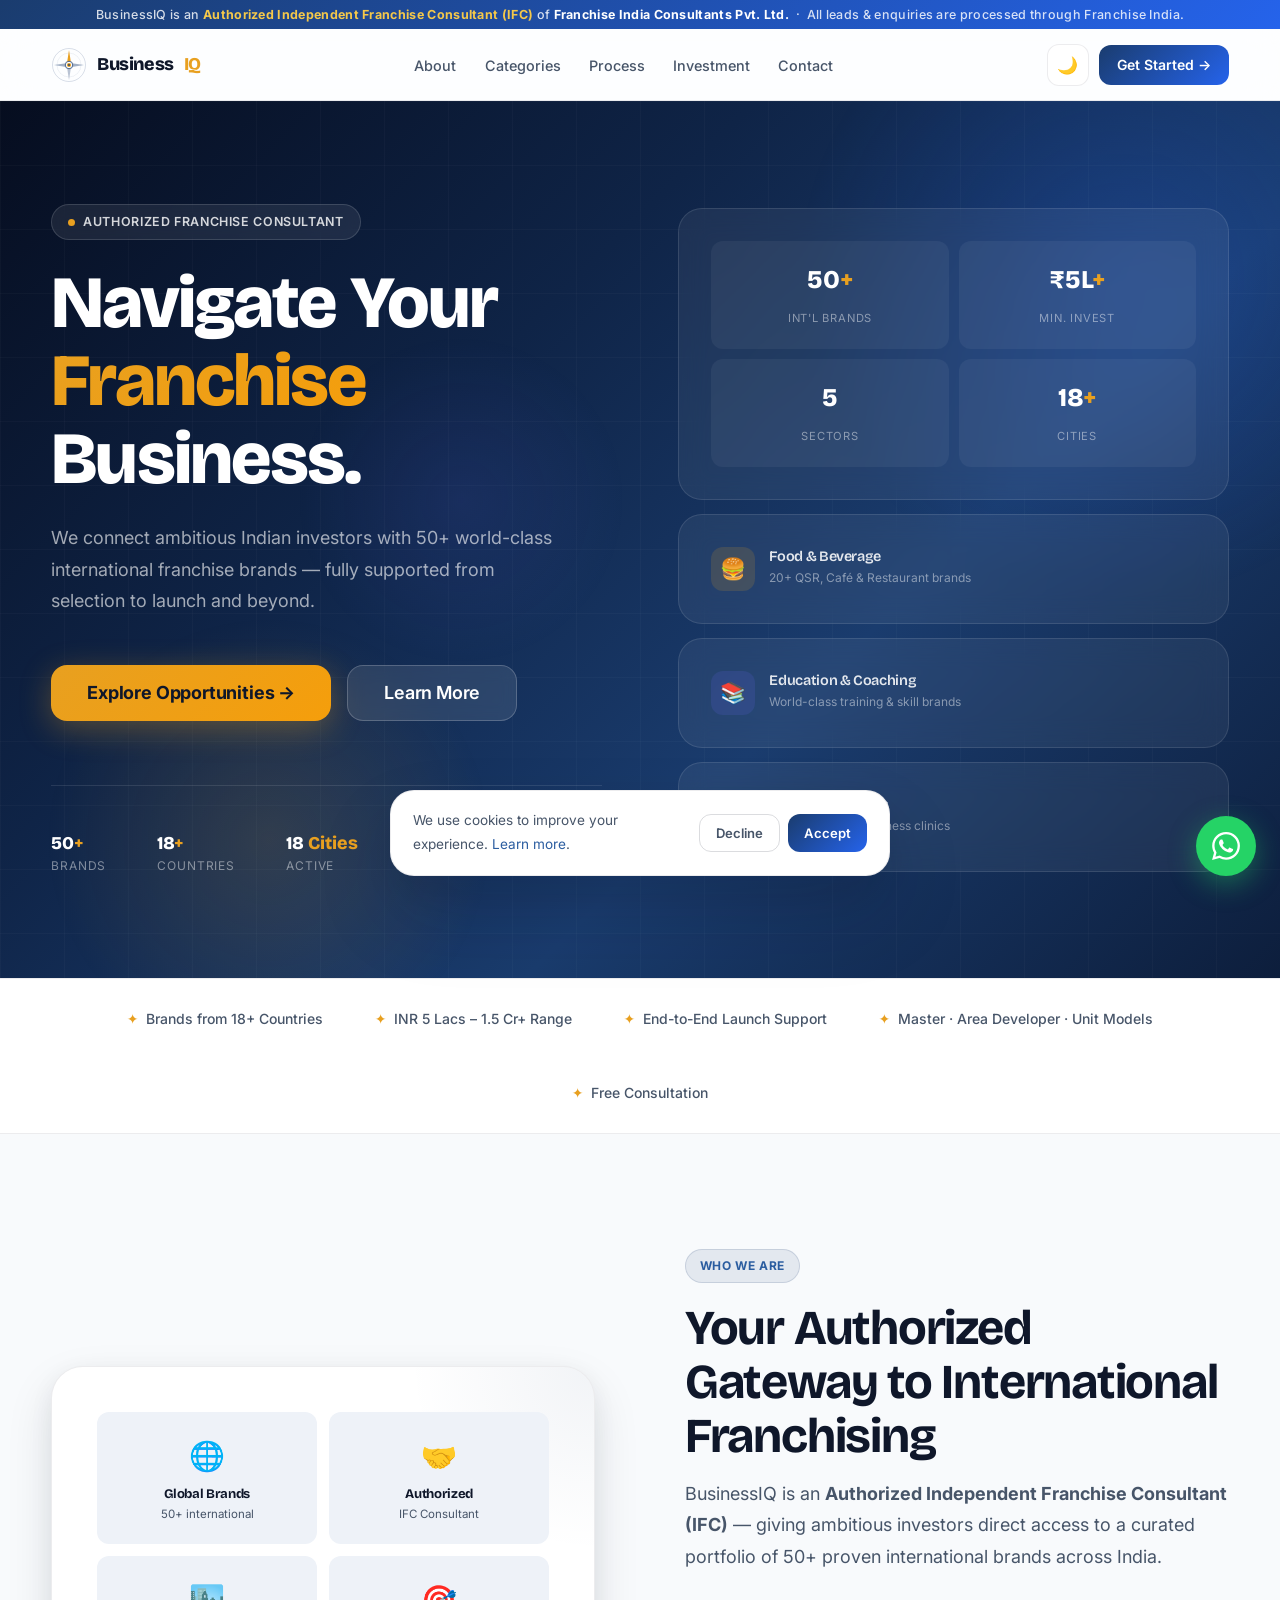
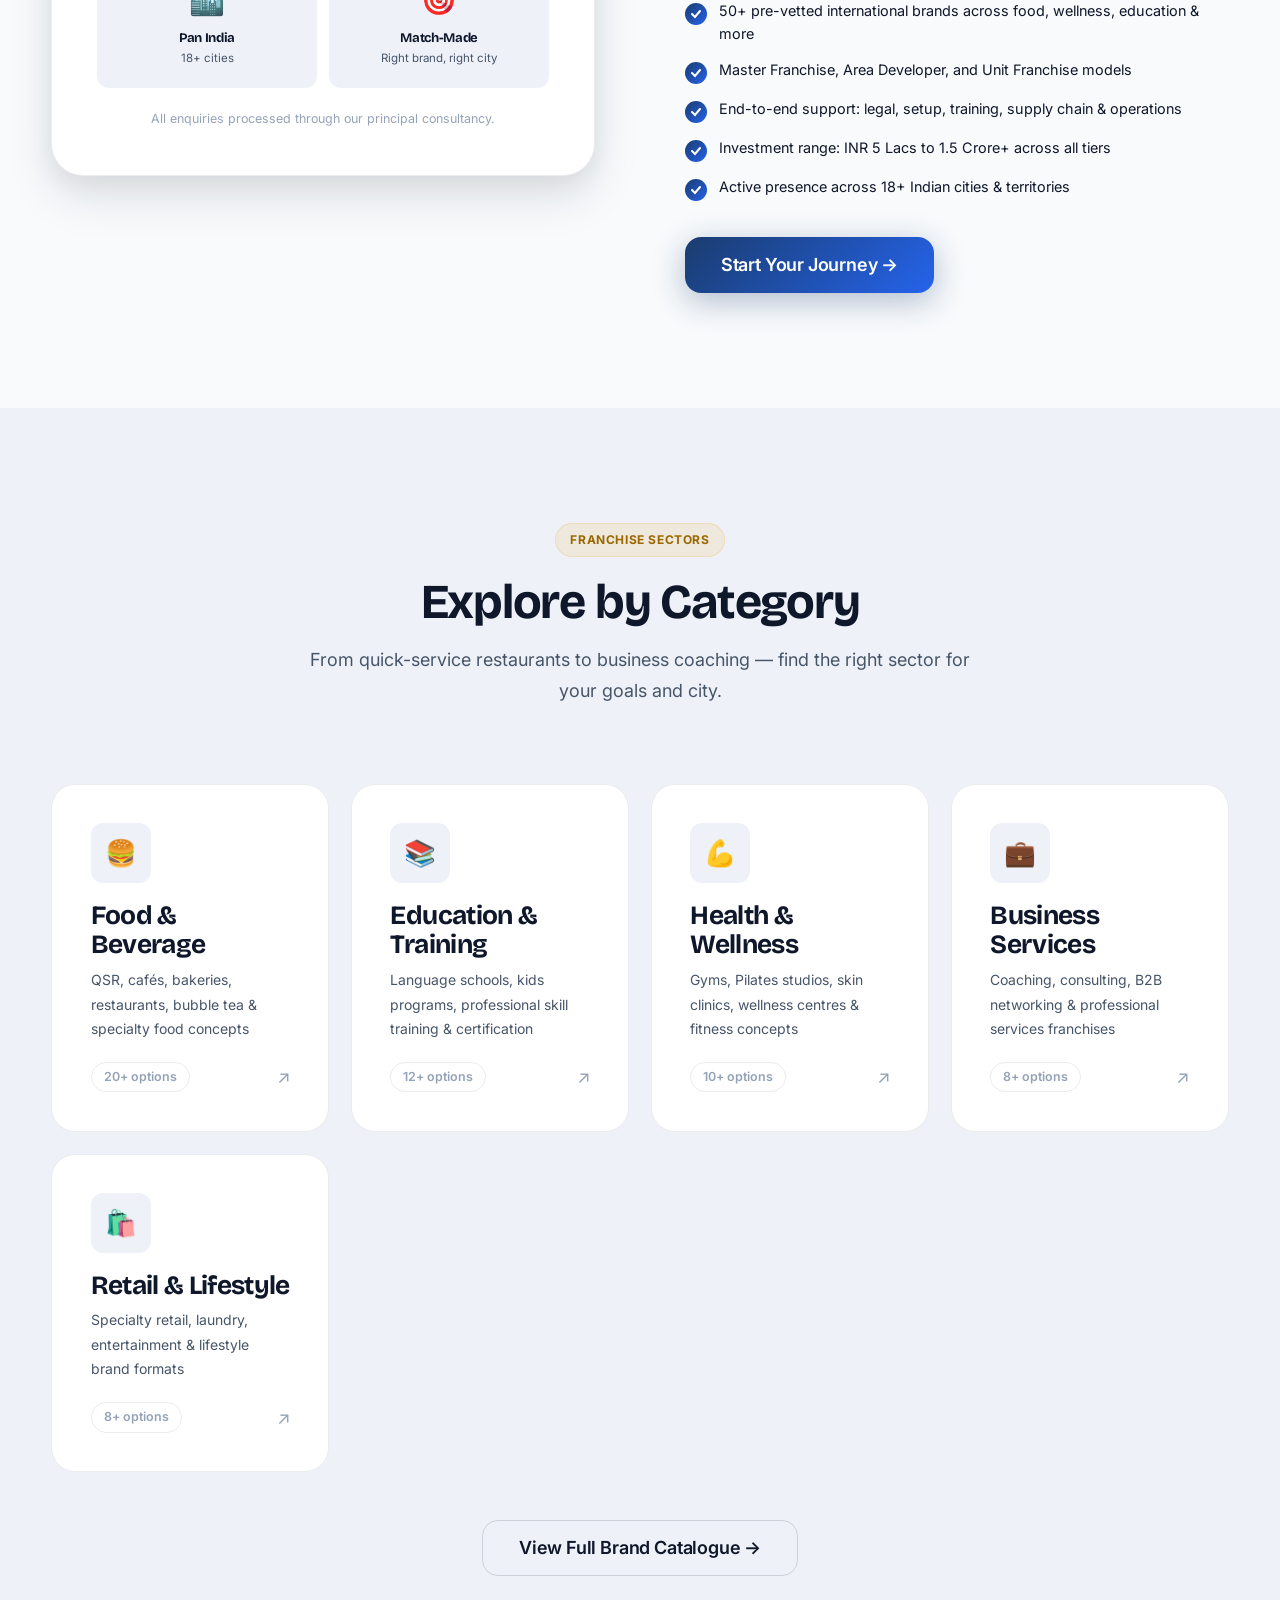
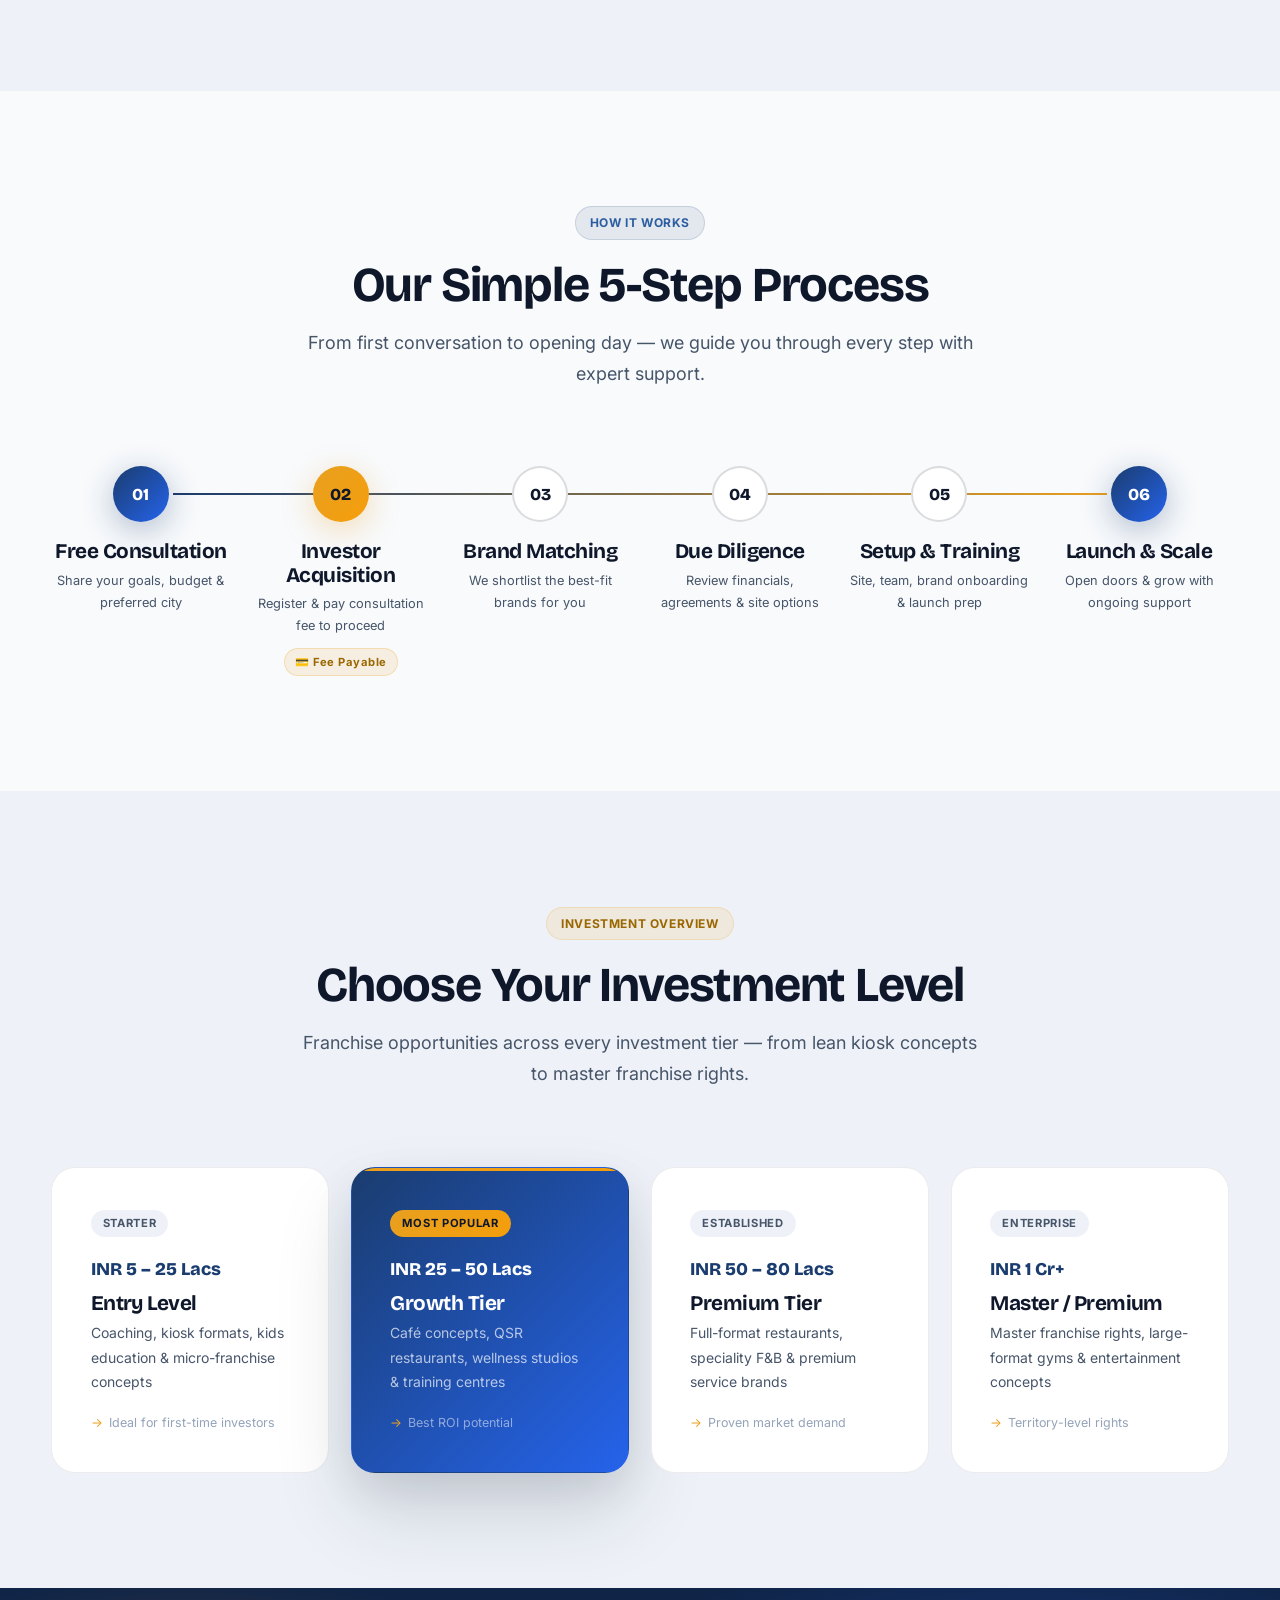
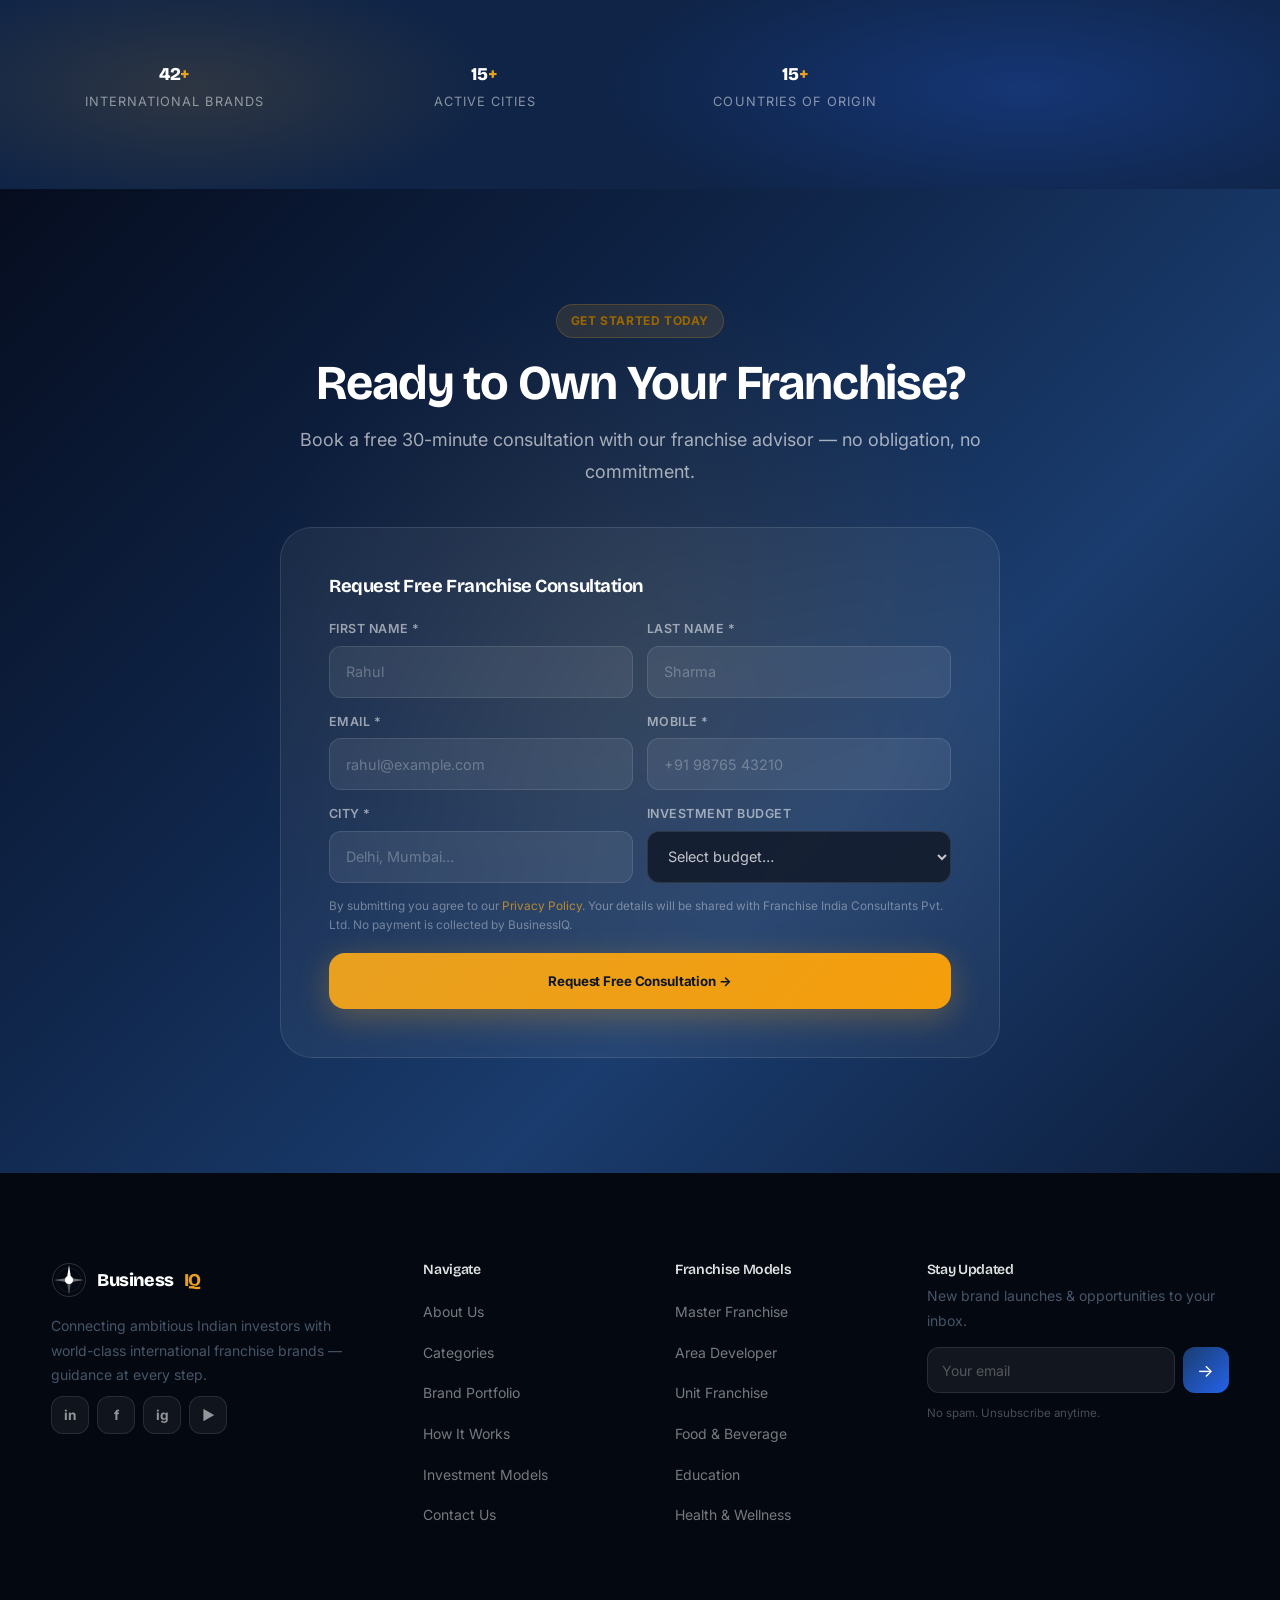
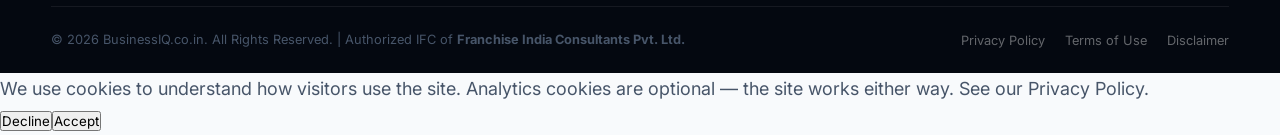
<file: v2.html>
<!DOCTYPE html>
<html lang="en" data-theme="light">
<head>
  <meta charset="UTF-8" />
  <meta name="viewport" content="width=device-width, initial-scale=1.0" />
  <title>BusinessIQ — Navigate Your Franchise Business</title>
  <meta name="description" content="BusinessIQ is an Authorized IFC of Franchise India Consultants Pvt. Ltd. Explore 50+ international franchise opportunities across India." />
  <link rel="canonical" href="https://www.businessiq.co.in/" />
  <link rel="icon" type="image/svg+xml" href="assets/favicon.svg" />
  <link rel="preconnect" href="https://fonts.googleapis.com" />
  <link rel="preconnect" href="https://fonts.gstatic.com" crossorigin />
  <link href="https://fonts.googleapis.com/css2?family=Inter:wght@300;400;500;600;700;800;900&family=Bricolage+Grotesque:opsz,wght@12..96,400;12..96,500;12..96,600;12..96,700;12..96,800&display=swap" rel="stylesheet" />
  <style>
    /* ==========================================
       RESET
    ========================================== */
    *, *::before, *::after { box-sizing: border-box; margin: 0; padding: 0; }
    html { scroll-behavior: smooth; -webkit-font-smoothing: antialiased; -moz-osx-font-smoothing: grayscale; scroll-padding-top: calc(var(--ifc-h, 36px) + var(--nav-h, 72px)); }

    /* ==========================================
       DESIGN TOKENS
    ========================================== */
    :root {
      --bg:           #F8FAFC;
      --bg-alt:       #EEF2F8;
      --surface:      #FFFFFF;
      --surface-2:    #F1F5FB;
      --glass:        rgba(255,255,255,0.72);
      --border:       rgba(15,23,42,0.08);
      --border-dark:  rgba(15,23,42,0.15);
      --text:         #0F172A;
      --text-2:       #475569;
      --text-3:       #94A3B8;

      --primary:      #1a3c6e;
      --primary-dk:   #0F2447;
      --primary-lt:   #2B5DA0;
      --accent:       #E8A020;
      --accent-lt:    #F4C84A;

      --g-primary:    linear-gradient(135deg, #1a3c6e 0%, #2563EB 100%);
      --g-accent:     linear-gradient(135deg, #E8A020 0%, #F59E0B 100%);
      --g-hero:       linear-gradient(135deg, #060D1F 0%, #0F2447 35%, #1a3c6e 65%, #0D1E3C 100%);
      --g-shine:      linear-gradient(105deg, transparent 40%, rgba(255,255,255,0.1) 50%, transparent 60%);

      --sh-xs:  0 1px 3px rgba(15,23,42,0.05);
      --sh-sm:  0 2px 8px rgba(15,23,42,0.07), 0 1px 3px rgba(15,23,42,0.04);
      --sh-md:  0 8px 24px rgba(15,23,42,0.09), 0 2px 8px rgba(15,23,42,0.05);
      --sh-lg:  0 20px 48px rgba(15,23,42,0.11), 0 8px 24px rgba(15,23,42,0.06);
      --sh-xl:  0 40px 80px rgba(15,23,42,0.14), 0 16px 40px rgba(15,23,42,0.08);
      --sh-acc: 0 8px 32px rgba(232,160,32,0.32);
      --sh-pri: 0 8px 32px rgba(26,60,110,0.32);

      --r-sm:   12px;
      --r-md:   16px;
      --r-lg:   24px;
      --r-xl:   32px;
      --r-full: 9999px;

      --ease:        cubic-bezier(0.4,0,0.2,1);
      --ease-spring: cubic-bezier(0.34,1.56,0.64,1);
      --ease-out:    cubic-bezier(0,0,0.2,1);

      --ifc-h:  36px;
      --nav-h:  72px;
      --scroll-offset: calc(var(--ifc-h) + var(--nav-h));
      --max-w:  1440px;
    }

    [data-theme="dark"] {
      --bg:        #060B16;
      --bg-alt:    #0D1526;
      --surface:   #111827;
      --surface-2: #1E293B;
      --glass:     rgba(17,24,39,0.82);
      --border:    rgba(255,255,255,0.07);
      --border-dark: rgba(255,255,255,0.14);
      --text:      #F8FAFC;
      --text-2:    #94A3B8;
      --text-3:    #475569;
      --sh-md:  0 8px 24px rgba(0,0,0,0.4);
      --sh-lg:  0 20px 48px rgba(0,0,0,0.5);
      --sh-xl:  0 40px 80px rgba(0,0,0,0.65);
    }

    /* ==========================================
       BASE
    ========================================== */
    body {
      font-family: 'Inter', system-ui, -apple-system, sans-serif;
      background: var(--bg);
      color: var(--text);
      font-size: clamp(1rem, 0.95vw + 0.7rem, 1.125rem);
      line-height: 1.65;
      overflow-x: hidden;
      transition: background 0.3s var(--ease), color 0.3s var(--ease);
    }

    h1,h2,h3,h4,h5,h6 {
      font-family: 'Bricolage Grotesque','Inter',sans-serif;
      line-height: 1.12;
      font-weight: 700;
      letter-spacing: -0.025em;
      color: var(--text);
    }
    h1 { font-size: clamp(2.4rem, 4.5vw + 1rem, 5rem); font-weight: 800; }
    h2 { font-size: clamp(1.9rem, 2.8vw + 0.8rem, 3.5rem); }
    h3 { font-size: clamp(1.2rem, 1.6vw + 0.5rem, 1.65rem); }
    h4 { font-size: clamp(1.05rem, 1.2vw + 0.4rem, 1.3rem); }
    p  { color: var(--text-2); line-height: 1.75; }
    a  { text-decoration: none; color: inherit; }
    img { max-width: 100%; display: block; }
    button { font-family: 'Inter', sans-serif; }

    /* ==========================================
       LAYOUT
    ========================================== */
    .container {
      width: 100%;
      max-width: var(--max-w);
      margin: 0 auto;
      padding: 0 clamp(16px, 4vw, 80px);
    }
    .section     { padding: clamp(72px, 9vw, 136px) 0; }
    .section-sm  { padding: clamp(48px, 6vw, 96px) 0; }

    /* ==========================================
       IFC DISCLOSURE BAR
    ========================================== */
    .ifc-bar {
      position: sticky;
      top: 0;
      z-index: 1002;
      background: var(--g-primary);
      color: rgba(255,255,255,0.82);
      font-size: clamp(0.68rem, 0.9vw + 0.3rem, 0.78rem);
      font-weight: 500;
      padding: 6px clamp(12px, 3vw, 32px);
      letter-spacing: 0.025em;
      text-align: center;
      line-height: 1.4;
    }
    .ifc-bar strong { color: var(--accent-lt); }
    .ifc-bar b { color: #fff; }
    .ifc-bar .ifc-short { display: none; }
    @media (max-width: 600px) {
      .ifc-bar { font-size: 0.72rem; padding: 5px 0.75rem; }
      .ifc-bar .ifc-long { display: none; }
      .ifc-bar .ifc-short { display: inline; }
    }

    /* ==========================================
       NAVIGATION
    ========================================== */
    .nav {
      position: sticky;
      top: var(--ifc-h);
      z-index: 1000;
      height: var(--nav-h);
      display: flex;
      align-items: center;
      background: var(--glass);
      backdrop-filter: blur(20px) saturate(180%);
      -webkit-backdrop-filter: blur(20px) saturate(180%);
      border-bottom: 1px solid var(--border);
      transition: box-shadow 0.3s var(--ease), background 0.3s var(--ease);
    }
    .nav.scrolled { box-shadow: var(--sh-md); }

    .nav-inner {
      display: flex;
      align-items: center;
      justify-content: space-between;
      gap: clamp(12px,3vw,40px);
    }

    .logo {
      display: flex;
      align-items: center;
      gap: 10px;
      font-family: 'Bricolage Grotesque',sans-serif;
      font-size: clamp(1.2rem,1.5vw+0.6rem,1.5rem);
      font-weight: 800;
      color: var(--text);
      letter-spacing: -0.03em;
      flex-shrink: 0;
      white-space: nowrap;
    }
    .logo img { width: 36px; height: 36px; }
    .logo span { color: var(--accent); }

    .nav-links {
      display: flex;
      align-items: center;
      gap: clamp(14px,2.2vw,36px);
      list-style: none;
    }
    .nav-links a {
      font-size: 0.9rem;
      font-weight: 500;
      color: var(--text-2);
      transition: color 0.2s var(--ease);
      position: relative;
      white-space: nowrap;
    }
    .nav-links a::after {
      content:'';
      position:absolute;
      bottom:-4px; left:0;
      width:0; height:2px;
      background: var(--accent);
      border-radius:2px;
      transition: width 0.25s var(--ease);
    }
    .nav-links a:hover { color: var(--text); }
    .nav-links a:hover::after { width:100%; }

    .nav-actions { display:flex; align-items:center; gap:10px; flex-shrink:0; }

    .theme-btn {
      width:42px; height:42px;
      border-radius: var(--r-sm);
      border: 1.5px solid var(--border);
      background: var(--surface);
      cursor: pointer;
      display: flex; align-items:center; justify-content:center;
      font-size: 1.05rem;
      color: var(--text);
      transition: all 0.2s var(--ease);
    }
    .theme-btn:hover { background: var(--bg-alt); transform: scale(1.06); }

    .hamburger {
      display:none;
      flex-direction:column; gap:5px;
      background:none; border:none;
      cursor:pointer; padding:8px;
      border-radius: var(--r-sm);
    }
    .hamburger span {
      display:block; width:24px; height:2px;
      background: var(--text); border-radius:2px;
      transition: all 0.3s var(--ease);
    }
    .hamburger.open span:nth-child(1) { transform:translateY(7px) rotate(45deg); }
    .hamburger.open span:nth-child(2) { opacity:0; }
    .hamburger.open span:nth-child(3) { transform:translateY(-7px) rotate(-45deg); }

    .mobile-drawer {
      position: fixed;
      inset: 0;
      z-index: 990;
      background: var(--surface);
      padding: calc(var(--ifc-h) + var(--nav-h) + 24px) clamp(24px,6vw,48px) 48px;
      display: flex;
      flex-direction: column;
      gap: 8px;
      transform: translateX(100%);
      transition: transform 0.45s var(--ease);
      overflow-y: auto;
    }
    .mobile-drawer.open { transform: translateX(0); }
    .mobile-drawer a {
      display: block;
      font-size: 1.4rem;
      font-weight: 600;
      color: var(--text);
      padding: 14px 0;
      border-bottom: 1px solid var(--border);
      transition: color 0.2s var(--ease);
    }
    .mobile-drawer a:hover { color: var(--primary); }

    /* ==========================================
       BUTTONS
    ========================================== */
    .btn {
      display: inline-flex;
      align-items: center;
      justify-content: center;
      gap: 8px;
      height: 56px;
      padding: 0 clamp(22px,3vw,36px);
      border-radius: var(--r-md);
      font-size: clamp(0.875rem,0.9vw+0.4rem,1rem);
      font-weight: 600;
      border: none;
      cursor: pointer;
      transition: all 0.3s var(--ease-spring);
      position: relative;
      overflow: hidden;
      white-space: nowrap;
      letter-spacing: -0.01em;
      text-decoration: none;
    }
    .btn::after {
      content:'';
      position:absolute; inset:0;
      background: var(--g-shine);
      opacity:0;
      transition: opacity 0.3s var(--ease);
    }
    .btn:hover::after { opacity:1; }

    .btn-primary {
      background: var(--g-primary);
      color: #fff;
      box-shadow: var(--sh-pri);
    }
    .btn-primary:hover { transform: translateY(-3px) scale(1.02); box-shadow: 0 16px 40px rgba(26,60,110,0.42); }
    .btn-primary:active { transform: translateY(0) scale(0.98); }

    .btn-accent {
      background: var(--g-accent);
      color: #0F172A;
      font-weight: 700;
      box-shadow: var(--sh-acc);
    }
    .btn-accent:hover { transform: translateY(-3px) scale(1.02); box-shadow: 0 16px 40px rgba(232,160,32,0.45); }
    .btn-accent:active { transform: translateY(0) scale(0.98); }

    .btn-outline {
      background: transparent;
      color: var(--text);
      border: 1.5px solid var(--border-dark);
    }
    .btn-outline:hover {
      background: var(--surface);
      border-color: var(--primary-lt);
      color: var(--primary);
      transform: translateY(-2px);
      box-shadow: var(--sh-md);
    }

    .btn-ghost {
      background: rgba(255,255,255,0.1);
      color: #fff;
      border: 1.5px solid rgba(255,255,255,0.2);
      backdrop-filter: blur(8px);
    }
    .btn-ghost:hover { background: rgba(255,255,255,0.18); transform: translateY(-2px); }

    .btn-nav {
      height: 40px;
      padding: 0 18px;
      border-radius: var(--r-sm);
      font-size: 0.875rem;
      font-weight: 600;
      background: var(--g-primary);
      color: #fff;
      border: none;
      cursor: pointer;
      transition: all 0.2s var(--ease);
      text-decoration: none;
      display: inline-flex;
      align-items: center;
    }
    .btn-nav:hover { transform: scale(1.04); box-shadow: var(--sh-pri); }

    /* ==========================================
       CHIPS / LABELS
    ========================================== */
    .chip {
      display: inline-flex;
      align-items: center;
      gap: 6px;
      padding: 6px 14px;
      border-radius: var(--r-full);
      font-size: 0.75rem;
      font-weight: 700;
      letter-spacing: 0.05em;
      text-transform: uppercase;
    }
    .chip-primary {
      background: rgba(26,60,110,0.09);
      color: var(--primary-lt);
      border: 1px solid rgba(26,60,110,0.14);
    }
    [data-theme="dark"] .logo img {
      filter: brightness(0) invert(1);
    }
    [data-theme="dark"] .chip-primary {
      background: rgba(43,93,160,0.2);
      color: #7EB3FF;
      border-color: rgba(43,93,160,0.3);
    }
    .chip-accent {
      background: rgba(232,160,32,0.12);
      color: #9A6700;
      border: 1px solid rgba(232,160,32,0.2);
    }
    [data-theme="dark"] .chip-accent {
      color: var(--accent-lt);
      background: rgba(232,160,32,0.15);
    }

    /* ==========================================
       HERO
    ========================================== */
    .hero {
      min-height: calc(100vh - var(--ifc-h) - var(--nav-h));
      background: var(--g-hero);
      position: relative;
      display: flex;
      align-items: center;
      overflow: hidden;
    }

    .hero-bg {
      position: absolute;
      inset: 0;
      pointer-events: none;
      overflow: hidden;
    }
    .orb {
      position: absolute;
      border-radius: 50%;
      filter: blur(0px);
    }
    .orb-1 {
      width: 55vw; height: 55vw;
      top: -20%; right: -15%;
      background: radial-gradient(circle, rgba(37,99,235,0.22) 0%, transparent 65%);
      animation: orb1 9s ease-in-out infinite;
    }
    .orb-2 {
      width: 38vw; height: 38vw;
      bottom: -12%; left: 2%;
      background: radial-gradient(circle, rgba(232,160,32,0.14) 0%, transparent 65%);
      animation: orb2 11s ease-in-out infinite;
    }
    .orb-3 {
      width: 28vw; height: 28vw;
      top: 25%; left: 22%;
      background: radial-gradient(circle, rgba(99,102,241,0.1) 0%, transparent 65%);
      animation: orb3 13s ease-in-out infinite;
    }
    @keyframes orb1 {
      0%,100% { transform: translate(0,0) scale(1); }
      40%      { transform: translate(-3%,5%) scale(1.06); }
      70%      { transform: translate(2%,-3%) scale(0.96); }
    }
    @keyframes orb2 {
      0%,100% { transform: translate(0,0) scale(1); }
      45%     { transform: translate(5%,-6%) scale(1.08); }
    }
    @keyframes orb3 {
      0%,100% { transform: translate(0,0); }
      50%     { transform: translate(4%,4%); }
    }

    .hero-grid-bg {
      position: absolute;
      inset: 0;
      background-image:
        linear-gradient(rgba(255,255,255,0.025) 1px, transparent 1px),
        linear-gradient(90deg, rgba(255,255,255,0.025) 1px, transparent 1px);
      background-size: 64px 64px;
    }

    .hero-inner {
      position: relative;
      z-index: 2;
      display: grid;
      grid-template-columns: 1fr 1fr;
      gap: clamp(40px,6vw,96px);
      align-items: center;
      padding: clamp(56px,8vw,120px) 0;
      width: 100%;
    }

    .hero-eyebrow {
      display: inline-flex;
      align-items: center;
      gap: 8px;
      padding: 7px 16px;
      border-radius: var(--r-full);
      background: rgba(255,255,255,0.08);
      border: 1px solid rgba(255,255,255,0.14);
      backdrop-filter: blur(8px);
      font-size: 0.78rem;
      font-weight: 600;
      color: rgba(255,255,255,0.82);
      letter-spacing: 0.05em;
      text-transform: uppercase;
      margin-bottom: 24px;
    }
    .pulse-dot {
      width: 7px; height: 7px;
      background: var(--accent);
      border-radius: 50%;
      animation: pulse 2.2s ease-in-out infinite;
    }
    @keyframes pulse {
      0%,100% { opacity:1; transform:scale(1); }
      50%      { opacity:0.4; transform:scale(0.75); }
    }

    .hero-title {
      color: #fff;
      margin-bottom: clamp(16px,2vw,24px);
      line-height: 1.06;
    }
    .grad-text {
      background: var(--g-accent);
      -webkit-background-clip: text;
      -webkit-text-fill-color: transparent;
      background-clip: text;
    }

    .hero-sub {
      color: rgba(255,255,255,0.62);
      font-size: clamp(1rem,1.1vw+0.5rem,1.2rem);
      margin-bottom: clamp(32px,4vw,48px);
      max-width: 520px;
    }

    .hero-cta { display:flex; gap:16px; flex-wrap:wrap; }

    .hero-stats {
      display: flex;
      gap: clamp(24px,4vw,56px);
      margin-top: clamp(40px,5vw,64px);
      padding-top: clamp(32px,4vw,48px);
      border-top: 1px solid rgba(255,255,255,0.1);
      flex-wrap: wrap;
    }
    .hstat-num {
      font-family: 'Bricolage Grotesque',sans-serif;
      font-size: clamp(1.6rem,2.8vw+0.5rem,2.6rem);
      font-weight: 800;
      color: #fff;
      line-height: 1;
    }
    .hstat-num .acc { color: var(--accent); }
    .hstat-label {
      font-size: 0.75rem;
      color: rgba(255,255,255,0.46);
      text-transform: uppercase;
      letter-spacing: 0.07em;
      margin-top: 4px;
    }

    /* Hero Visual (right side) */
    .hero-visual { display:flex; flex-direction:column; gap:14px; position:relative; }

    .hv-card {
      background: rgba(255,255,255,0.06);
      border: 1px solid rgba(255,255,255,0.11);
      backdrop-filter: blur(14px);
      border-radius: var(--r-lg);
      padding: clamp(20px,2.5vw,32px);
      transition: transform 0.35s var(--ease);
    }
    .hv-card:hover { transform: translateY(-5px); }

    .hv-stat-grid { display:grid; grid-template-columns:1fr 1fr; gap:10px; }
    .hv-stat {
      background: rgba(255,255,255,0.05);
      border-radius: var(--r-sm);
      padding: 18px 16px;
      text-align: center;
    }
    .hv-stat .n {
      font-family:'Bricolage Grotesque',sans-serif;
      font-size:clamp(1.3rem,2vw,1.8rem);
      font-weight:800; color:#fff; display:block;
    }
    .hv-stat .n .a { color: var(--accent); }
    .hv-stat .l { font-size:0.7rem; color:rgba(255,255,255,0.46); text-transform:uppercase; letter-spacing:0.07em; }

    .hv-mini { display:flex; align-items:center; gap:14px; }
    .hv-icon {
      width:44px; height:44px; border-radius:12px;
      display:flex; align-items:center; justify-content:center;
      font-size:1.3rem; flex-shrink:0;
    }
    .hv-mini h5 { color:rgba(255,255,255,0.88); font-size:0.9rem; font-weight:600; }
    .hv-mini p  { font-size:0.75rem; color:rgba(255,255,255,0.46); margin-top:2px; }

    .hero-badge {
      position:absolute; right:-20px; top:50%;
      transform: translateY(-50%);
      background: var(--g-accent);
      border-radius: var(--r-lg);
      padding: 18px 22px;
      text-align:center;
      box-shadow: var(--sh-acc);
      animation: badge-float 6s ease-in-out infinite;
    }
    .hero-badge strong {
      display:block; font-size:1.6rem; font-weight:800;
      color:#0F172A; font-family:'Bricolage Grotesque',sans-serif;
    }
    .hero-badge span { font-size:0.68rem; color:rgba(15,23,42,0.65); text-transform:uppercase; letter-spacing:0.08em; }
    @keyframes badge-float {
      0%,100% { transform:translateY(-50%); }
      50%      { transform:translateY(calc(-50% - 14px)); }
    }

    /* ==========================================
       TRUST BAR
    ========================================== */
    .trust-bar {
      background: var(--surface);
      border-top: 1px solid var(--border);
      border-bottom: 1px solid var(--border);
      padding: clamp(18px,2.5vw,28px) 0;
      overflow: hidden;
    }
    .trust-inner { display:flex; align-items:center; gap:clamp(20px,4vw,56px); flex-wrap:wrap; justify-content:center; }
    .trust-item {
      display:flex; align-items:center; gap:8px;
      font-size:0.875rem; font-weight:500; color:var(--text-2);
      white-space:nowrap;
    }
    .trust-item .tick { color:var(--accent); font-size:0.875rem; }

    /* ==========================================
       SECTION HEADERS
    ========================================== */
    .sec-head {
      text-align:center;
      max-width: 680px;
      margin: 0 auto clamp(48px,6vw,80px);
    }
    .sec-head .chip { margin-bottom:18px; }
    .sec-head h2 { margin-bottom:14px; }
    .sec-head p { font-size: clamp(1rem,1vw+0.5rem,1.1rem); }

    /* ==========================================
       ABOUT
    ========================================== */
    .about-grid {
      display:grid;
      grid-template-columns:1fr 1fr;
      gap:clamp(48px,7vw,104px);
      align-items:center;
    }

    .about-card {
      background: var(--surface);
      border: 1px solid var(--border);
      border-radius: var(--r-xl);
      padding: clamp(28px,3.5vw,48px);
      box-shadow: var(--sh-lg);
      position: relative;
      overflow: hidden;
    }
    .about-card::before {
      content:'';
      position:absolute; top:0; right:0;
      width:200px; height:200px;
      background: radial-gradient(circle at top right, rgba(26,60,110,0.06) 0%, transparent 65%);
    }

    .about-icon-grid {
      display:grid; grid-template-columns:1fr 1fr; gap:12px;
      margin-bottom:20px; position:relative;
    }
    .aic {
      background: var(--bg-alt);
      border-radius: var(--r-sm);
      padding: 20px 16px;
      text-align:center;
      transition: transform 0.3s var(--ease);
    }
    .aic:hover { transform:scale(1.04); }
    .aic .em { font-size:1.8rem; margin-bottom:8px; }
    .aic h5 { font-size:0.82rem; color:var(--text); margin-bottom:2px; }
    .aic p  { font-size:0.72rem; }

    .about-note {
      font-size:0.78rem; color:var(--text-3);
      text-align:center; margin-top:4px;
    }

    .about-float {
      position:absolute; bottom:-16px; right:-12px;
      background: var(--g-accent);
      border-radius: var(--r-md);
      padding:16px 22px;
      box-shadow: var(--sh-acc);
      text-align:center;
    }
    .about-float strong {
      display:block; font-size:1.9rem; font-weight:800;
      color:#0F172A; font-family:'Bricolage Grotesque',sans-serif;
    }
    .about-float span { font-size:0.68rem; color:rgba(15,23,42,0.65); }

    .about-text .chip { margin-bottom:18px; }
    .about-text h2   { margin-bottom:14px; }
    .about-text > p  { margin-bottom:28px; }

    .feat-list { display:flex; flex-direction:column; gap:14px; margin-bottom:36px; }
    .feat-item { display:flex; gap:12px; align-items:flex-start; }
    .feat-check {
      width:22px; height:22px; border-radius:50%;
      background: var(--g-primary);
      display:flex; align-items:center; justify-content:center;
      flex-shrink:0; margin-top:3px;
    }
    .feat-check svg { width:10px; height:10px; color:#fff; }
    .feat-item p { color:var(--text); font-size:0.9rem; line-height:1.55; margin:0; }

    /* ==========================================
       CATEGORIES
    ========================================== */
    .cat-grid {
      display:grid;
      grid-template-columns: repeat(auto-fill, minmax(min(270px,100%),1fr));
      gap:clamp(14px,2vw,22px);
    }

    .cat-card {
      background: var(--surface);
      border: 1px solid var(--border);
      border-radius: var(--r-lg);
      padding: clamp(24px,3vw,40px);
      cursor: pointer;
      transition: all 0.35s var(--ease);
      position: relative;
      overflow: hidden;
    }
    .cat-card::before {
      content:'';
      position:absolute; inset:0;
      background: var(--g-primary);
      opacity:0;
      transition: opacity 0.35s var(--ease);
    }
    .cat-card:hover { border-color:transparent; transform:translateY(-10px); box-shadow:var(--sh-xl); }
    .cat-card:hover::before { opacity:1; }
    .cat-card:hover .cat-ico  { background:rgba(255,255,255,0.14); }
    .cat-card:hover h3, .cat-card:hover .cat-count { color:#fff; }
    .cat-card:hover p { color:rgba(255,255,255,0.68); }
    .cat-card:hover .cat-arr { color:#fff; transform:translate(4px,-4px); }
    .cat-card:hover .cat-count { border-color:rgba(255,255,255,0.2); color:rgba(255,255,255,0.7); }

    .cat-card > * { position:relative; z-index:1; }

    .cat-ico {
      width:60px; height:60px;
      border-radius:var(--r-sm);
      background:var(--bg-alt);
      display:flex; align-items:center; justify-content:center;
      font-size:1.6rem; margin-bottom:18px;
      transition:background 0.35s var(--ease);
    }
    .cat-card h3   { margin-bottom:8px; transition:color 0.35s var(--ease); }
    .cat-card p    { font-size:0.875rem; margin-bottom:20px; transition:color 0.35s var(--ease); }

    .cat-foot { display:flex; align-items:center; justify-content:space-between; }
    .cat-count {
      font-size:0.78rem; font-weight:600; color:var(--text-3);
      border:1px solid var(--border); border-radius:var(--r-full);
      padding:4px 12px;
      transition:all 0.35s var(--ease);
    }
    .cat-arr { color:var(--text-3); font-size:1.1rem; transition:all 0.35s var(--ease); }

    /* ==========================================
       PROCESS
    ========================================== */
    .steps {
      display:grid;
      grid-template-columns: repeat(6,1fr);
      gap:clamp(10px,1.6vw,20px);
      position:relative;
    }
    .steps::before {
      content:'';
      position:absolute;
      top:27px; left:calc(8% + 28px); right:calc(8% + 28px);
      height:2px;
      background: linear-gradient(90deg, var(--primary) 0%, var(--accent) 100%);
      z-index:0;
    }
    .step { text-align:center; position:relative; z-index:1; }
    .step-n {
      width:56px; height:56px; border-radius:50%;
      display:flex; align-items:center; justify-content:center;
      font-family:'Bricolage Grotesque',sans-serif;
      font-size:1.05rem; font-weight:800;
      margin:0 auto 18px;
      transition:transform 0.3s var(--ease-spring);
    }
    .step:nth-child(1) .step-n { background:var(--g-primary); color:#fff; box-shadow:var(--sh-pri); }
    .step:nth-child(2) .step-n { background:var(--g-accent); color:#0F172A; box-shadow:var(--sh-acc); }
    .step:nth-child(3) .step-n,
    .step:nth-child(4) .step-n,
    .step:nth-child(5) .step-n { background:var(--surface); border:2px solid var(--border-dark); color:var(--text); }
    .step:nth-child(6) .step-n { background:var(--g-primary); color:#fff; box-shadow:var(--sh-pri); }
    .step:hover .step-n { transform:scale(1.18); }
    .step h4 { margin-bottom:6px; font-size:clamp(0.85rem,0.9vw+0.3rem,1rem); }
    .step p  { font-size:0.8rem; }

    /* ==========================================
       INVESTMENT TIERS
    ========================================== */
    .inv-grid {
      display:grid;
      grid-template-columns:repeat(auto-fill,minmax(min(250px,100%),1fr));
      gap:clamp(14px,2vw,22px);
    }
    .inv-card {
      background:var(--surface);
      border:1px solid var(--border);
      border-radius:var(--r-lg);
      padding:clamp(24px,3vw,40px);
      transition:all 0.35s var(--ease);
      position:relative;
      overflow:hidden;
    }
    .inv-card::after {
      content:'';
      position:absolute; top:0; left:0; right:0;
      height:3px;
      background:var(--g-primary);
      transform:scaleX(0);
      transition:transform 0.35s var(--ease);
      transform-origin:left;
    }
    .inv-card:hover { transform:translateY(-8px); box-shadow:var(--sh-xl); border-color:transparent; }
    .inv-card:hover::after { transform:scaleX(1); }

    .inv-card.feat {
      background:var(--g-primary);
      border-color:transparent;
      box-shadow:var(--sh-xl);
    }
    .inv-card.feat::after { transform:scaleX(1); background:var(--g-accent); }
    .inv-card.feat .inv-badge  { background:var(--g-accent); color:#0F172A; }
    .inv-card.feat .inv-range  { color:#fff; }
    .inv-card.feat h4          { color:#fff; }
    .inv-card.feat p           { color:rgba(255,255,255,0.68); }
    .inv-card.feat .inv-tag    { color:rgba(255,255,255,0.55); }

    .inv-badge {
      display:inline-block;
      padding:4px 12px;
      border-radius:var(--r-full);
      font-size:0.7rem; font-weight:700;
      text-transform:uppercase; letter-spacing:0.06em;
      background:var(--bg-alt); color:var(--text-2);
      margin-bottom:18px;
    }
    .inv-range {
      font-family:'Bricolage Grotesque',sans-serif;
      font-size:clamp(1.2rem,1.8vw+0.4rem,1.7rem);
      font-weight:800; color:var(--primary);
      margin-bottom:8px;
    }
    .inv-card h4 { margin-bottom:6px; }
    .inv-card p  { font-size:0.875rem; margin-bottom:18px; }
    .inv-tag     { font-size:0.78rem; color:var(--text-3); display:flex; align-items:center; gap:6px; }
    .inv-tag::before { content:'→'; color:var(--accent); }

    /* ==========================================
       STATS BAND
    ========================================== */
    .stats-band {
      background:var(--primary-dk);
      position:relative; overflow:hidden;
    }
    .stats-band::before {
      content:'';
      position:absolute; inset:0;
      background:
        radial-gradient(ellipse 55% 120% at 80% 50%, rgba(37,99,235,0.28) 0%, transparent 60%),
        radial-gradient(ellipse 40% 100% at 15% 50%, rgba(232,160,32,0.14) 0%, transparent 60%);
    }
    .stats-grid {
      display:grid;
      grid-template-columns:repeat(4,1fr);
      gap:clamp(24px,5vw,64px);
      position:relative;
    }
    .stat-item { text-align:center; }
    .stat-num {
      font-family:'Bricolage Grotesque',sans-serif;
      font-size:clamp(2.4rem,4.5vw+0.4rem,4rem);
      font-weight:800; color:#fff; line-height:1; margin-bottom:8px;
    }
    .stat-num .acc { color:var(--accent); }
    .stat-label { font-size:0.8rem; color:rgba(255,255,255,0.5); text-transform:uppercase; letter-spacing:0.08em; }

    /* ==========================================
       TESTIMONIALS
    ========================================== */
    .testi-grid {
      display:grid;
      grid-template-columns:repeat(auto-fill,minmax(min(300px,100%),1fr));
      gap:clamp(14px,2vw,22px);
    }
    .testi-card {
      background:var(--surface);
      border:1px solid var(--border);
      border-radius:var(--r-lg);
      padding:clamp(24px,3vw,40px);
      transition:all 0.35s var(--ease);
      position:relative;
    }
    .testi-card::before {
      content:'"';
      position:absolute; top:16px; right:24px;
      font-size:5rem; color:var(--border);
      font-family:'Bricolage Grotesque',sans-serif;
      font-weight:800; line-height:1;
      transition:color 0.3s var(--ease);
    }
    .testi-card:hover { transform:translateY(-7px); box-shadow:var(--sh-xl); }
    .testi-card:hover::before { color:rgba(26,60,110,0.08); }

    .stars { color:var(--accent); font-size:0.95rem; letter-spacing:2px; margin-bottom:14px; }
    .testi-quote {
      color:var(--text); font-size:clamp(0.875rem,0.9vw+0.4rem,1rem);
      font-style:italic; line-height:1.75; margin-bottom:24px;
    }
    .testi-author { display:flex; align-items:center; gap:12px; }
    .av {
      width:46px; height:46px; border-radius:50%;
      display:flex; align-items:center; justify-content:center;
      font-weight:700; font-size:0.85rem; color:#fff; flex-shrink:0;
    }
    .av-name { font-weight:600; color:var(--text); font-size:0.9rem; }
    .av-role { font-size:0.76rem; color:var(--text-3); margin-top:2px; }

    /* ==========================================
       CTA / CONTACT
    ========================================== */
    .cta-sec {
      background:var(--g-hero);
      position:relative; overflow:hidden;
    }
    .cta-sec::before {
      content:'';
      position:absolute;
      width:80vw; height:80vw;
      top:50%; left:50%;
      transform:translate(-50%,-50%);
      background:radial-gradient(circle, rgba(232,160,32,0.1) 0%, transparent 55%);
    }

    .cta-inner {
      position:relative; z-index:1;
      max-width:720px; margin:0 auto; text-align:center;
    }
    .cta-inner h2 { color:#fff; margin-bottom:14px; }
    .cta-inner > p { color:rgba(255,255,255,0.62); margin-bottom:40px; }

    .form-glass {
      background:rgba(255,255,255,0.05);
      border:1px solid rgba(255,255,255,0.11);
      border-radius:var(--r-xl);
      padding:clamp(24px,4vw,48px);
      text-align:left;
      backdrop-filter:blur(14px);
    }
    .form-glass h3 { color:#fff; margin-bottom:22px; font-size:1.15rem; }

    .f-row { display:grid; grid-template-columns:1fr 1fr; gap:14px; margin-bottom:14px; }
    .f-group label {
      display:block; font-size:0.78rem; font-weight:600;
      color:rgba(255,255,255,0.55); margin-bottom:6px;
      text-transform:uppercase; letter-spacing:0.04em;
    }
    .f-input {
      width:100%; height:52px;
      padding:0 16px;
      border-radius:var(--r-sm);
      border:1px solid rgba(255,255,255,0.11);
      background:rgba(255,255,255,0.07);
      color:#fff;
      font-family:'Inter',sans-serif; font-size:0.9rem;
      outline:none;
      transition:border-color 0.2s var(--ease);
    }
    .f-input::placeholder { color:rgba(255,255,255,0.28); }
    .f-input:focus { border-color:rgba(232,160,32,0.5); }
    select.f-input {
      background:rgba(20,29,46,0.92);
      color:rgba(255,255,255,0.75);
      cursor:pointer;
    }
    .f-note {
      font-size:0.74rem; color:rgba(255,255,255,0.38);
      margin-bottom:18px; line-height:1.6;
    }
    .f-note a { color:rgba(232,160,32,0.75); }

    .form-success {
      display:none; text-align:center; padding:32px 0;
    }
    .form-success .tick { font-size:3rem; margin-bottom:16px; }
    .form-success h3 { color:#fff; margin-bottom:8px; }
    .form-success p  { color:rgba(255,255,255,0.6); }

    /* ==========================================
       FOOTER
    ========================================== */
    footer {
      background:#040810;
      color:rgba(255,255,255,0.65);
      padding:clamp(56px,7vw,104px) 0 0;
    }
    .foot-grid {
      display:grid;
      grid-template-columns:1.6fr 1fr 1fr 1.3fr;
      gap:clamp(32px,4vw,64px);
      padding-bottom:clamp(48px,6vw,80px);
      border-bottom:1px solid rgba(255,255,255,0.07);
    }
    .foot-brand .logo { color:#fff; margin-bottom:16px; }
    .foot-brand p { font-size:0.875rem; line-height:1.75; margin-bottom:8px; }
    .foot-ifc {
      font-size:0.74rem; color:rgba(255,255,255,0.3);
      line-height:1.65; margin-bottom:20px;
    }
    .foot-ifc strong { color:rgba(255,255,255,0.48); }
    .foot-socials { display:flex; gap:8px; }
    .soc {
      width:38px; height:38px;
      border-radius:var(--r-sm);
      border:1px solid rgba(255,255,255,0.1);
      background:rgba(255,255,255,0.05);
      display:flex; align-items:center; justify-content:center;
      font-size:0.85rem; font-weight:700;
      color:rgba(255,255,255,0.55);
      cursor:pointer;
      transition:all 0.2s var(--ease);
    }
    .soc:hover { background:var(--primary-lt); border-color:transparent; color:#fff; transform:translateY(-2px); }

    .foot-col h5 {
      color:rgba(255,255,255,0.88); font-size:0.875rem;
      font-weight:600; margin-bottom:18px;
    }
    .foot-col ul { list-style:none; display:flex; flex-direction:column; gap:11px; }
    .foot-col a {
      font-size:0.875rem; color:rgba(255,255,255,0.46);
      transition:color 0.2s var(--ease);
    }
    .foot-col a:hover { color:rgba(255,255,255,0.88); }

    .foot-nl h5 { color:rgba(255,255,255,0.88); font-size:0.875rem; font-weight:600; margin-bottom:6px; }
    .foot-nl p  { font-size:0.875rem; margin-bottom:14px; }
    .nl-form { display:flex; gap:8px; }
    .nl-input {
      flex:1; height:46px; padding:0 14px;
      border-radius:var(--r-sm);
      border:1px solid rgba(255,255,255,0.1);
      background:rgba(255,255,255,0.06);
      color:#fff; font-family:'Inter',sans-serif; font-size:0.875rem;
      outline:none;
      transition:border-color 0.2s var(--ease);
    }
    .nl-input::placeholder { color:rgba(255,255,255,0.28); }
    .nl-input:focus { border-color:rgba(43,93,160,0.6); }
    .nl-btn {
      width:46px; height:46px; flex-shrink:0;
      border-radius:var(--r-sm); border:none;
      background:var(--g-primary); color:#fff;
      font-size:1.1rem; cursor:pointer;
      transition:all 0.2s var(--ease);
    }
    .nl-btn:hover { transform:scale(1.06); box-shadow:var(--sh-pri); }

    .foot-bottom {
      padding:22px 0;
      display:flex; align-items:center; justify-content:space-between;
      flex-wrap:wrap; gap:14px;
    }
    .foot-bottom p { font-size:0.8rem; }
    .foot-legal { display:flex; gap:20px; }
    .foot-legal a { font-size:0.8rem; color:rgba(255,255,255,0.38); transition:color 0.2s var(--ease); }
    .foot-legal a:hover { color:rgba(255,255,255,0.8); }

    /* ==========================================
       FLOATING ELEMENTS
    ========================================== */
    .wa-btn {
      position:fixed; bottom:24px; right:24px; z-index:900;
      width:60px; height:60px;
      background:#25D366; border-radius:50%;
      display:flex; align-items:center; justify-content:center;
      box-shadow:0 8px 28px rgba(37,211,102,0.4);
      transition:all 0.3s var(--ease-spring);
      cursor:pointer; text-decoration:none;
    }
    .wa-btn:hover { transform:scale(1.12) translateY(-4px); box-shadow:0 16px 44px rgba(37,211,102,0.5); }
    .wa-btn svg { width:28px; height:28px; fill:#fff; }

    .btt {
      position:fixed; bottom:24px; left:24px; z-index:900;
      width:46px; height:46px;
      background:var(--surface); border:1px solid var(--border);
      border-radius:var(--r-sm);
      display:flex; align-items:center; justify-content:center;
      cursor:pointer; color:var(--text-2); font-size:1rem;
      box-shadow:var(--sh-md);
      opacity:0; transform:translateY(14px);
      transition:all 0.3s var(--ease);
    }
    .btt.show { opacity:1; transform:translateY(0); }
    .btt:hover { background:var(--primary); color:#fff; border-color:transparent; }

    /* Cookie */
    .cookie {
      position:fixed; bottom:24px; left:50%;
      transform:translateX(-50%) translateY(130px);
      z-index:1000;
      background:var(--surface);
      border:1px solid var(--border);
      border-radius:var(--r-lg);
      padding:18px 22px;
      box-shadow:var(--sh-xl);
      max-width:500px; width:calc(100% - 48px);
      display:flex; gap:18px; align-items:center;
      transition:transform 0.45s var(--ease-spring);
    }
    .cookie.show { transform:translateX(-50%) translateY(0); }
    .cookie p { font-size:0.85rem; flex:1; margin:0; }
    .cookie a { color:var(--primary-lt); }
    .cookie-btns { display:flex; gap:8px; flex-shrink:0; }
    .cbtn {
      height:38px; padding:0 16px; border-radius:var(--r-sm);
      font-size:0.82rem; font-weight:600; cursor:pointer;
      transition:all 0.2s var(--ease); font-family:'Inter',sans-serif;
    }
    .cbtn-dec { background:transparent; border:1.5px solid var(--border-dark); color:var(--text-2); }
    .cbtn-dec:hover { background:var(--bg-alt); }
    .cbtn-acc { background:var(--g-primary); border:none; color:#fff; }
    .cbtn-acc:hover { transform:scale(1.04); }

    /* ==========================================
       ANIMATIONS
    ========================================== */
    .fu { opacity:0; transform:translateY(36px); transition:opacity 0.7s var(--ease-out), transform 0.7s var(--ease-out); }
    .fi { opacity:0; transition:opacity 0.6s var(--ease-out); }
    .si { opacity:0; transform:scale(0.9); transition:opacity 0.6s var(--ease-out), transform 0.6s var(--ease-spring); }
    .fu.v,.fi.v,.si.v { opacity:1; transform:none; }

    /* Stagger delays via inline --d custom property */

    /* Skeleton */
    .skeleton {
      background:linear-gradient(90deg, var(--bg-alt) 25%, var(--border) 50%, var(--bg-alt) 75%);
      background-size:200% 100%;
      animation:shimmer 1.4s infinite;
      border-radius:var(--r-sm);
    }
    @keyframes shimmer { to { background-position:-200% 0; } }

    /* Scrollbar */
    ::-webkit-scrollbar { width:7px; }
    ::-webkit-scrollbar-track { background:var(--bg); }
    ::-webkit-scrollbar-thumb { background:var(--border); border-radius:4px; }
    ::-webkit-scrollbar-thumb:hover { background:var(--text-3); }

    /* ==========================================
       RESPONSIVE
    ========================================== */
    @media (max-width:1080px) {
      .hero-inner { grid-template-columns:1fr; }
      .hero-visual, .hero-badge { display:none; }
      .about-grid { grid-template-columns:1fr; }
      .about-visual { order:-1; }
      .foot-grid { grid-template-columns:1fr 1fr; }
      .steps { grid-template-columns:1fr 1fr 1fr; }
      .steps::before { display:none; }
      .stats-grid { grid-template-columns:repeat(2,1fr); gap:clamp(24px,4vw,48px); }
    }
    @media (max-width:768px) {
      .nav-links { display:none; }
      .hamburger { display:flex; }
      .cat-grid { grid-template-columns:1fr 1fr; }
      .steps { grid-template-columns:1fr; }
      .f-row { grid-template-columns:1fr; }
      .foot-grid { grid-template-columns:1fr; }
    }
    @media (max-width:540px) {
      .hero-cta { flex-direction:column; }
      .hero-cta .btn { width:100%; }
      .cat-grid { grid-template-columns:1fr; }
      .stats-grid { grid-template-columns:1fr 1fr; gap:24px; }
      .foot-bottom { flex-direction:column; text-align:center; }
      .foot-legal { flex-wrap:wrap; justify-content:center; gap:14px; }
    }
  </style>
</head>
<body>

<!-- IFC Disclosure Bar -->
<div class="ifc-bar">
  <span class="ifc-long">BusinessIQ is an <strong>Authorized Independent Franchise Consultant (IFC)</strong> of <b>Franchise India Consultants Pvt. Ltd.</b> &nbsp;·&nbsp; All leads &amp; enquiries are processed through Franchise India.</span>
  <span class="ifc-short"><strong>Authorized IFC</strong> · Franchise India Consultants Pvt. Ltd.</span>
</div>

<!-- Navigation -->
<nav class="nav" id="nav" role="navigation" aria-label="Main navigation">
  <div class="container">
    <div class="nav-inner">
      <a href="#" class="logo" aria-label="BusinessIQ home">
        <img src="assets/logo-icon.svg" alt="" loading="lazy" aria-hidden="true" />
        Business<span>IQ</span>
      </a>

      <ul class="nav-links" id="navLinks" role="list">
        <li><a href="#about">About</a></li>
        <li><a href="#categories">Categories</a></li>
        <li><a href="#process">Process</a></li>
        <li><a href="#investment">Investment</a></li>
        <li><a href="#contact">Contact</a></li>
      </ul>

      <div class="nav-actions">
        <button class="theme-btn" id="themeBtn" aria-label="Toggle dark mode">🌙</button>
        <a href="#contact" class="btn-nav">Get Started →</a>
        <button class="hamburger" id="hamburger" aria-label="Open menu" aria-expanded="false">
          <span></span><span></span><span></span>
        </button>
      </div>
    </div>
  </div>
</nav>

<!-- Mobile Drawer -->
<div class="mobile-drawer" id="drawer" role="dialog" aria-label="Navigation">
  <a href="#about">About</a>
  <a href="#categories">Categories</a>
  <a href="#process">Process</a>
  <a href="#investment">Investment</a>
  <a href="#contact">Contact</a>
  <a href="#contact" class="btn btn-primary" style="margin-top:20px;justify-content:center;">Get Started →</a>
</div>

<!-- ════════════════════════════════════
     HERO
════════════════════════════════════ -->
<section class="hero" id="home" aria-label="Hero">
  <div class="hero-bg" aria-hidden="true">
    <div class="orb orb-1"></div>
    <div class="orb orb-2"></div>
    <div class="orb orb-3"></div>
    <div class="hero-grid-bg"></div>
  </div>

  <div class="container">
    <div class="hero-inner">
      <!-- Left: Content -->
      <div class="hero-content">
        <div class="hero-eyebrow fu" style="--d:0s">
          <div class="pulse-dot"></div>
          Authorized Franchise Consultant
        </div>
        <h1 class="hero-title fu" style="--d:0.1s">
          Navigate Your<br><span class="grad-text">Franchise</span><br>Business.
        </h1>
        <p class="hero-sub fu" style="--d:0.2s">
          We connect ambitious Indian investors with 50+ world-class international franchise brands — fully supported from selection to launch and beyond.
        </p>
        <div class="hero-cta fu" style="--d:0.3s">
          <a href="#contact" class="btn btn-accent magnetic">Explore Opportunities →</a>
          <a href="#about" class="btn btn-ghost">Learn More</a>
        </div>
        <div class="hero-stats fu" style="--d:0.4s" role="list" aria-label="Key metrics">
          <div role="listitem">
            <div class="hstat-num">50<span class="acc">+</span></div>
            <div class="hstat-label">Brands</div>
          </div>
          <div role="listitem">
            <div class="hstat-num">18<span class="acc">+</span></div>
            <div class="hstat-label">Countries</div>
          </div>
          <div role="listitem">
            <div class="hstat-num">18<span class="acc"> Cities</span></div>
            <div class="hstat-label">Active</div>
          </div>
        </div>
      </div>

      <!-- Right: Visual Cards -->
      <div class="hero-visual" aria-hidden="true">
        <div class="hv-card si" style="--d:0.25s">
          <div class="hv-stat-grid">
            <div class="hv-stat"><span class="n">50<span class="a">+</span></span><span class="l">Int'l Brands</span></div>
            <div class="hv-stat"><span class="n">₹5L<span class="a">+</span></span><span class="l">Min. Invest</span></div>
            <div class="hv-stat"><span class="n">5</span><span class="l">Sectors</span></div>
            <div class="hv-stat"><span class="n">18<span class="a">+</span></span><span class="l">Cities</span></div>
          </div>
        </div>
        <div class="hv-card si" style="--d:0.35s">
          <div class="hv-mini">
            <div class="hv-icon" style="background:rgba(232,160,32,0.15)">🍔</div>
            <div><h5>Food & Beverage</h5><p>20+ QSR, Café & Restaurant brands</p></div>
          </div>
        </div>
        <div class="hv-card si" style="--d:0.42s">
          <div class="hv-mini">
            <div class="hv-icon" style="background:rgba(99,102,241,0.15)">📚</div>
            <div><h5>Education & Coaching</h5><p>World-class training & skill brands</p></div>
          </div>
        </div>
        <div class="hv-card si" style="--d:0.49s">
          <div class="hv-mini">
            <div class="hv-icon" style="background:rgba(16,185,129,0.15)">💪</div>
            <div><h5>Health & Wellness</h5><p>Gyms, studios & wellness clinics</p></div>
          </div>
        </div>
      </div>
    </div>
  </div>
</section>

<!-- ════════════════════════════════════
     TRUST BAR
════════════════════════════════════ -->
<div class="trust-bar" role="complementary" aria-label="Trust indicators">
  <div class="container">
    <div class="trust-inner">
      <div class="trust-item fi"><span class="tick">✦</span> Brands from 18+ Countries</div>
      <div class="trust-item fi"><span class="tick">✦</span> INR 5 Lacs – 1.5 Cr+ Range</div>
      <div class="trust-item fi"><span class="tick">✦</span> End-to-End Launch Support</div>
      <div class="trust-item fi"><span class="tick">✦</span> Master · Area Developer · Unit Models</div>
      <div class="trust-item fi"><span class="tick">✦</span> Free Consultation</div>
    </div>
  </div>
</div>

<!-- ════════════════════════════════════
     ABOUT
════════════════════════════════════ -->
<section class="section" id="about" aria-labelledby="about-h" style="background:var(--bg)">
  <div class="container">
    <div class="about-grid">
      <!-- Visual -->
      <div class="fu" style="--d:0s">
        <div class="about-card">
          <div class="about-icon-grid">
            <div class="aic"><div class="em">🌐</div><h5>Global Brands</h5><p>50+ international</p></div>
            <div class="aic"><div class="em">🤝</div><h5>Authorized</h5><p>IFC Consultant</p></div>
            <div class="aic"><div class="em">🏙️</div><h5>Pan India</h5><p>18+ cities</p></div>
            <div class="aic"><div class="em">🎯</div><h5>Match-Made</h5><p>Right brand, right city</p></div>
          </div>
          <p class="about-note">All enquiries processed through our principal consultancy.</p>
        </div>
      </div>

      <!-- Text -->
      <div class="about-text fu" style="--d:0.15s">
        <div class="chip chip-primary">Who We Are</div>
        <h2 id="about-h">Your Authorized Gateway to International Franchising</h2>
        <p>BusinessIQ is an <strong>Authorized Independent Franchise Consultant (IFC)</strong> — giving ambitious investors direct access to a curated portfolio of 50+ proven international brands across India.</p>
        <div class="feat-list">
          <div class="feat-item">
            <div class="feat-check"><svg viewBox="0 0 10 10" fill="none"><polyline points="9 2 4 8 1 5" stroke="currentColor" stroke-width="2" stroke-linecap="round"/></svg></div>
            <p>50+ pre-vetted international brands across food, wellness, education & more</p>
          </div>
          <div class="feat-item">
            <div class="feat-check"><svg viewBox="0 0 10 10" fill="none"><polyline points="9 2 4 8 1 5" stroke="currentColor" stroke-width="2" stroke-linecap="round"/></svg></div>
            <p>Master Franchise, Area Developer, and Unit Franchise models</p>
          </div>
          <div class="feat-item">
            <div class="feat-check"><svg viewBox="0 0 10 10" fill="none"><polyline points="9 2 4 8 1 5" stroke="currentColor" stroke-width="2" stroke-linecap="round"/></svg></div>
            <p>End-to-end support: legal, setup, training, supply chain &amp; operations</p>
          </div>
          <div class="feat-item">
            <div class="feat-check"><svg viewBox="0 0 10 10" fill="none"><polyline points="9 2 4 8 1 5" stroke="currentColor" stroke-width="2" stroke-linecap="round"/></svg></div>
            <p>Investment range: INR 5 Lacs to 1.5 Crore+ across all tiers</p>
          </div>
          <div class="feat-item">
            <div class="feat-check"><svg viewBox="0 0 10 10" fill="none"><polyline points="9 2 4 8 1 5" stroke="currentColor" stroke-width="2" stroke-linecap="round"/></svg></div>
            <p>Active presence across 18+ Indian cities &amp; territories</p>
          </div>
        </div>
        <a href="#contact" class="btn btn-primary magnetic">Start Your Journey →</a>
      </div>
    </div>
  </div>
</section>

<!-- ════════════════════════════════════
     CATEGORIES
════════════════════════════════════ -->
<section class="section" id="categories" style="background:var(--bg-alt)" aria-labelledby="cat-h">
  <div class="container">
    <div class="sec-head fu">
      <div class="chip chip-accent">Franchise Sectors</div>
      <h2 id="cat-h">Explore by Category</h2>
      <p>From quick-service restaurants to business coaching — find the right sector for your goals and city.</p>
    </div>
    <div class="cat-grid">
      <div class="cat-card fu" style="--d:0s" role="button" tabindex="0" aria-label="Food and Beverage">
        <div class="cat-ico">🍔</div>
        <h3>Food &amp; Beverage</h3>
        <p>QSR, cafés, bakeries, restaurants, bubble tea &amp; specialty food concepts</p>
        <div class="cat-foot"><span class="cat-count">20+ options</span><span class="cat-arr">↗</span></div>
      </div>
      <div class="cat-card fu" style="--d:0.07s">
        <div class="cat-ico">📚</div>
        <h3>Education &amp; Training</h3>
        <p>Language schools, kids programs, professional skill training &amp; certification</p>
        <div class="cat-foot"><span class="cat-count">12+ options</span><span class="cat-arr">↗</span></div>
      </div>
      <div class="cat-card fu" style="--d:0.14s">
        <div class="cat-ico">💪</div>
        <h3>Health &amp; Wellness</h3>
        <p>Gyms, Pilates studios, skin clinics, wellness centres &amp; fitness concepts</p>
        <div class="cat-foot"><span class="cat-count">10+ options</span><span class="cat-arr">↗</span></div>
      </div>
      <div class="cat-card fu" style="--d:0.21s">
        <div class="cat-ico">💼</div>
        <h3>Business Services</h3>
        <p>Coaching, consulting, B2B networking &amp; professional services franchises</p>
        <div class="cat-foot"><span class="cat-count">8+ options</span><span class="cat-arr">↗</span></div>
      </div>
      <div class="cat-card fu" style="--d:0.28s">
        <div class="cat-ico">🛍️</div>
        <h3>Retail &amp; Lifestyle</h3>
        <p>Specialty retail, laundry, entertainment &amp; lifestyle brand formats</p>
        <div class="cat-foot"><span class="cat-count">8+ options</span><span class="cat-arr">↗</span></div>
      </div>
    </div>
    <div style="text-align:center;margin-top:clamp(32px,4vw,48px);" class="fu" style="--d:0.35s">
      <a href="brands" class="btn btn-outline">View Full Brand Catalogue →</a>
    </div>
  </div>
</section>

<!-- ════════════════════════════════════
     PROCESS
════════════════════════════════════ -->
<section class="section" id="process" style="background:var(--bg)" aria-labelledby="proc-h">
  <div class="container">
    <div class="sec-head fu">
      <div class="chip chip-primary">How It Works</div>
      <h2 id="proc-h">Our Simple 5-Step Process</h2>
      <p>From first conversation to opening day — we guide you through every step with expert support.</p>
    </div>
    <div class="steps">
      <div class="step fu" style="--d:0s">
        <div class="step-n">01</div>
        <h4>Free Consultation</h4>
        <p>Share your goals, budget &amp; preferred city</p>
      </div>
      <div class="step fu" style="--d:0.07s">
        <div class="step-n">02</div>
        <h4>Investor Acquisition</h4>
        <p>Register &amp; pay consultation fee to proceed</p>
        <div style="margin-top:10px;display:inline-flex;align-items:center;gap:5px;padding:4px 10px;border-radius:20px;background:rgba(232,160,32,0.12);border:1px solid rgba(232,160,32,0.25);font-size:0.7rem;font-weight:700;color:#9A6700;letter-spacing:0.04em;">💳 Fee Payable</div>
      </div>
      <div class="step fu" style="--d:0.14s">
        <div class="step-n">03</div>
        <h4>Brand Matching</h4>
        <p>We shortlist the best-fit brands for you</p>
      </div>
      <div class="step fu" style="--d:0.21s">
        <div class="step-n">04</div>
        <h4>Due Diligence</h4>
        <p>Review financials, agreements &amp; site options</p>
      </div>
      <div class="step fu" style="--d:0.28s">
        <div class="step-n">05</div>
        <h4>Setup &amp; Training</h4>
        <p>Site, team, brand onboarding &amp; launch prep</p>
      </div>
      <div class="step fu" style="--d:0.35s">
        <div class="step-n">06</div>
        <h4>Launch &amp; Scale</h4>
        <p>Open doors &amp; grow with ongoing support</p>
      </div>
    </div>
  </div>
</section>

<!-- ════════════════════════════════════
     INVESTMENT TIERS
════════════════════════════════════ -->
<section class="section" id="investment" style="background:var(--bg-alt)" aria-labelledby="inv-h">
  <div class="container">
    <div class="sec-head fu">
      <div class="chip chip-accent">Investment Overview</div>
      <h2 id="inv-h">Choose Your Investment Level</h2>
      <p>Franchise opportunities across every investment tier — from lean kiosk concepts to master franchise rights.</p>
    </div>
    <div class="inv-grid">
      <div class="inv-card fu" style="--d:0s">
        <div class="inv-badge">Starter</div>
        <div class="inv-range">INR 5 – 25 Lacs</div>
        <h4>Entry Level</h4>
        <p>Coaching, kiosk formats, kids education &amp; micro-franchise concepts</p>
        <div class="inv-tag">Ideal for first-time investors</div>
      </div>
      <div class="inv-card feat fu" style="--d:0.08s">
        <div class="inv-badge">Most Popular</div>
        <div class="inv-range">INR 25 – 50 Lacs</div>
        <h4>Growth Tier</h4>
        <p>Café concepts, QSR restaurants, wellness studios &amp; training centres</p>
        <div class="inv-tag" style="color:rgba(255,255,255,0.5)">Best ROI potential</div>
      </div>
      <div class="inv-card fu" style="--d:0.16s">
        <div class="inv-badge">Established</div>
        <div class="inv-range">INR 50 – 80 Lacs</div>
        <h4>Premium Tier</h4>
        <p>Full-format restaurants, speciality F&amp;B &amp; premium service brands</p>
        <div class="inv-tag">Proven market demand</div>
      </div>
      <div class="inv-card fu" style="--d:0.24s">
        <div class="inv-badge">Enterprise</div>
        <div class="inv-range">INR 1 Cr+</div>
        <h4>Master / Premium</h4>
        <p>Master franchise rights, large-format gyms &amp; entertainment concepts</p>
        <div class="inv-tag">Territory-level rights</div>
      </div>
    </div>
  </div>
</section>

<!-- ════════════════════════════════════
     STATS BAND
════════════════════════════════════ -->
<section class="stats-band section-sm" aria-label="Key statistics">
  <div class="container">
    <div class="stats-grid">
      <div class="stat-item fu" style="--d:0s">
        <div class="stat-num"><span class="ctr" data-t="50">50</span><span class="acc">+</span></div>
        <div class="stat-label">International Brands</div>
      </div>
<div class="stat-item fu" style="--d:0.16s">
        <div class="stat-num"><span class="ctr" data-t="18">18</span><span class="acc">+</span></div>
        <div class="stat-label">Active Cities</div>
      </div>
      <div class="stat-item fu" style="--d:0.24s">
        <div class="stat-num"><span class="ctr" data-t="18">18</span><span class="acc">+</span></div>
        <div class="stat-label">Countries of Origin</div>
      </div>
    </div>
  </div>
</section>

<!-- ════════════════════════════════════
     CTA / CONTACT
════════════════════════════════════ -->
<section class="cta-sec section" id="contact" aria-labelledby="cta-h">
  <div class="container">
    <div class="cta-inner fu">
      <div class="chip chip-accent" style="margin-bottom:18px;">Get Started Today</div>
      <h2 id="cta-h">Ready to Own Your Franchise?</h2>
      <p>Book a free 30-minute consultation with our franchise advisor — no obligation, no commitment.</p>

      <div class="form-glass">
        <h3>Request Free Franchise Consultation</h3>
        <form id="cForm" novalidate aria-label="Consultation request">
          <div class="f-row">
            <div class="f-group"><label for="fn">First Name *</label><input class="f-input" type="text" id="fn" name="firstName" required placeholder="Rahul" autocomplete="given-name" /></div>
            <div class="f-group"><label for="ln">Last Name *</label><input class="f-input" type="text" id="ln" name="lastName" required placeholder="Sharma" autocomplete="family-name" /></div>
          </div>
          <div class="f-row">
            <div class="f-group"><label for="em">Email *</label><input class="f-input" type="email" id="em" name="email" required placeholder="rahul@example.com" autocomplete="email" /></div>
            <div class="f-group"><label for="ph">Mobile *</label><input class="f-input" type="tel" id="ph" name="phone" required placeholder="+91 98765 43210" autocomplete="tel" /></div>
          </div>
          <div class="f-row">
            <div class="f-group"><label for="ct">City *</label><input class="f-input" type="text" id="ct" name="city" required placeholder="Delhi, Mumbai…" /></div>
            <div class="f-group">
              <label for="bg">Investment Budget</label>
              <select class="f-input" id="bg" name="budget">
                <option value="">Select budget…</option>
                <option>INR 5 – 25 Lakhs</option>
                <option>INR 25 – 50 Lakhs</option>
                <option>INR 50 Lakhs – 1 Crore</option>
                <option>INR 1 Crore+</option>
              </select>
            </div>
          </div>
          <p class="f-note">By submitting you agree to our <a href="privacy">Privacy Policy</a>. Your details will be shared with Franchise India Consultants Pvt. Ltd. No payment is collected by BusinessIQ.</p>
          <button type="submit" class="btn btn-accent" style="width:100%;justify-content:center;">Request Free Consultation →</button>
        </form>
        <div class="form-success" id="fSuccess">
          <div class="tick">✅</div>
          <h3>Thank You!</h3>
          <p>A franchise advisor will contact you within 24 hours.</p>
        </div>
      </div>
    </div>
  </div>
</section>

<!-- ════════════════════════════════════
     FOOTER
════════════════════════════════════ -->
<footer role="contentinfo">
  <div class="container">
    <div class="foot-grid">
      <div class="foot-brand">
        <a href="#" class="logo" aria-label="BusinessIQ home">
          <img src="assets/logo-icon.svg" alt="" loading="lazy" aria-hidden="true" style="filter:brightness(0) invert(1)" />
          Business<span>IQ</span>
        </a>
        <p>Connecting ambitious Indian investors with world-class international franchise brands — guidance at every step.</p>
        <div class="foot-socials">
          <div class="soc" aria-label="LinkedIn">in</div>
          <div class="soc" aria-label="Facebook">f</div>
          <div class="soc" aria-label="Instagram">ig</div>
          <div class="soc" aria-label="YouTube">▶</div>
        </div>
      </div>
      <div class="foot-col">
        <h5>Navigate</h5>
        <ul>
          <li><a href="#about">About Us</a></li>
          <li><a href="#categories">Categories</a></li>
          <li><a href="brands">Brand Portfolio</a></li>
          <li><a href="#process">How It Works</a></li>
          <li><a href="#investment">Investment Models</a></li>
          <li><a href="#contact">Contact Us</a></li>
        </ul>
      </div>
      <div class="foot-col">
        <h5>Franchise Models</h5>
        <ul>
          <li><a href="#investment">Master Franchise</a></li>
          <li><a href="#investment">Area Developer</a></li>
          <li><a href="#investment">Unit Franchise</a></li>
          <li><a href="#categories">Food &amp; Beverage</a></li>
          <li><a href="#categories">Education</a></li>
          <li><a href="#categories">Health &amp; Wellness</a></li>
        </ul>
      </div>
      <div class="foot-nl">
        <h5>Stay Updated</h5>
        <p>New brand launches &amp; opportunities to your inbox.</p>
        <form class="nl-form" id="nlForm" novalidate>
          <input class="nl-input" type="email" placeholder="Your email" required aria-label="Newsletter email" />
          <button class="nl-btn" type="submit" aria-label="Subscribe">→</button>
        </form>
        <p style="font-size:0.72rem;margin-top:10px;color:rgba(255,255,255,0.28);">No spam. Unsubscribe anytime.</p>
      </div>
    </div>
    <div class="foot-bottom">
      <p>&copy; 2026 BusinessIQ.co.in. All Rights Reserved. | Authorized IFC of <strong>Franchise India Consultants Pvt. Ltd.</strong></p>
      <nav class="foot-legal" aria-label="Legal">
        <a href="privacy">Privacy Policy</a>
        <a href="terms">Terms of Use</a>
        <a href="disclaimer">Disclaimer</a>
      </nav>
    </div>
  </div>
</footer>

<!-- WhatsApp Float -->
<a href="https://wa.me/919730080324?text=Hi%2C+I%27m+interested+in+franchise+opportunities." class="wa-btn" target="_blank" rel="noopener noreferrer" aria-label="Chat on WhatsApp">
  <svg viewBox="0 0 24 24"><path d="M17.472 14.382c-.297-.149-1.758-.867-2.03-.967-.273-.099-.471-.148-.67.15-.197.297-.767.966-.94 1.164-.173.199-.347.223-.644.075-.297-.15-1.255-.463-2.39-1.475-.883-.788-1.48-1.761-1.653-2.059-.173-.297-.018-.458.13-.606.134-.133.298-.347.446-.52.149-.174.198-.298.298-.497.099-.198.05-.371-.025-.52-.075-.149-.669-1.612-.916-2.207-.242-.579-.487-.5-.669-.51-.173-.008-.371-.01-.57-.01-.198 0-.52.074-.792.372-.272.297-1.04 1.016-1.04 2.479 0 1.462 1.065 2.875 1.213 3.074.149.198 2.096 3.2 5.077 4.487.709.306 1.262.489 1.694.625.712.227 1.36.195 1.871.118.571-.085 1.758-.719 2.006-1.413.248-.694.248-1.289.173-1.413-.074-.124-.272-.198-.57-.347m-5.421 7.403h-.004a9.87 9.87 0 01-5.031-1.378l-.361-.214-3.741.982.998-3.648-.235-.374a9.86 9.86 0 01-1.51-5.26c.001-5.45 4.436-9.884 9.888-9.884 2.64 0 5.122 1.03 6.988 2.898a9.825 9.825 0 012.893 6.994c-.003 5.45-4.437 9.884-9.885 9.884m8.413-18.297A11.815 11.815 0 0012.05 0C5.495 0 .16 5.335.157 11.892c0 2.096.547 4.142 1.588 5.945L.057 24l6.305-1.654a11.882 11.882 0 005.683 1.448h.005c6.554 0 11.89-5.335 11.893-11.893a11.821 11.821 0 00-3.48-8.413Z"/></svg>
</a>

<!-- Back to Top -->
<button class="btt" id="btt" aria-label="Back to top">↑</button>

<!-- Cookie Banner -->
<div class="cookie" id="cookie" role="dialog" aria-label="Cookie notice">
  <p>We use cookies to improve your experience. <a href="privacy">Learn more</a>.</p>
  <div class="cookie-btns">
    <button class="cbtn cbtn-dec" id="cDec">Decline</button>
    <button class="cbtn cbtn-acc" id="cAcc">Accept</button>
  </div>
</div>

<script>
(function(){
  /* ── THEME ── */
  const html   = document.documentElement;
  const tBtn   = document.getElementById('themeBtn');
  const saved  = localStorage.getItem('biq2-theme') || 'light';
  html.setAttribute('data-theme', saved);
  tBtn.textContent = saved === 'dark' ? '☀️' : '🌙';

  tBtn.addEventListener('click', () => {
    const next = html.getAttribute('data-theme') === 'dark' ? 'light' : 'dark';
    html.setAttribute('data-theme', next);
    tBtn.textContent = next === 'dark' ? '☀️' : '🌙';
    localStorage.setItem('biq2-theme', next);
  });

  /* ── IFC BAR HEIGHT → CSS VAR ── */
  const ifcBar = document.querySelector('.ifc-bar');
  const setIfcH = () => {
    const h = ifcBar ? ifcBar.getBoundingClientRect().height : 36;
    document.documentElement.style.setProperty('--ifc-h', h + 'px');
  };
  setIfcH();
  window.addEventListener('resize', setIfcH);

  /* ── NAV SCROLL ── */
  const nav = document.getElementById('nav');
  const onScroll = () => {
    nav.classList.toggle('scrolled', window.scrollY > 20);
    document.getElementById('btt').classList.toggle('show', window.scrollY > 400);
  };
  window.addEventListener('scroll', onScroll, { passive: true });

  /* ── HAMBURGER ── */
  const hbg    = document.getElementById('hamburger');
  const drawer = document.getElementById('drawer');
  hbg.addEventListener('click', () => {
    const open = drawer.classList.toggle('open');
    hbg.classList.toggle('open', open);
    hbg.setAttribute('aria-expanded', open);
    document.body.style.overflow = open ? 'hidden' : '';
  });
  drawer.querySelectorAll('a').forEach(a => a.addEventListener('click', () => {
    drawer.classList.remove('open');
    hbg.classList.remove('open');
    document.body.style.overflow = '';
  }));

  /* ── INTERSECTION OBSERVER ── */
  const obs = new IntersectionObserver((entries) => {
    entries.forEach(e => {
      if (!e.isIntersecting) return;
      const el = e.target;
      const d  = el.style.getPropertyValue('--d') || '0s';
      setTimeout(() => el.classList.add('v'), parseFloat(d) * 1000);
      if (el.classList.contains('ctr')) animCount(el);
      obs.unobserve(el);
    });
  }, { threshold: 0.12, rootMargin: '0px 0px -40px 0px' });

  document.querySelectorAll('.fu,.fi,.si,.ctr').forEach(el => obs.observe(el));

  /* ── COUNTER ANIMATION ── */
  function animCount(el) {
    const target = parseInt(el.getAttribute('data-t'));
    const dur    = 1800;
    const start  = performance.now();
    const easeOut = t => 1 - Math.pow(1 - t, 3);
    (function tick(now) {
      const p = Math.min((now - start) / dur, 1);
      el.textContent = Math.floor(easeOut(p) * target);
      if (p < 1) requestAnimationFrame(tick);
      else el.textContent = target;
    })(start);
  }

  /* ── MAGNETIC BUTTONS ── */
  document.querySelectorAll('.magnetic').forEach(btn => {
    btn.addEventListener('mousemove', e => {
      const r = btn.getBoundingClientRect();
      const x = (e.clientX - r.left - r.width  / 2) * 0.22;
      const y = (e.clientY - r.top  - r.height / 2) * 0.22;
      btn.style.transform = `translate(${x}px,${y}px)`;
    });
    btn.addEventListener('mouseleave', () => btn.style.transform = '');
  });

  /* ── BACK TO TOP ── */
  document.getElementById('btt').addEventListener('click', () =>
    window.scrollTo({ top: 0, behavior: 'smooth' }));

  /* ── COOKIE ── */
  const ck = document.getElementById('cookie');
  if (!localStorage.getItem('biq2-ck'))
    setTimeout(() => ck.classList.add('show'), 1600);
  const closeCk = (val) => {
    localStorage.setItem('biq2-ck', val);
    ck.classList.remove('show');
  };
  document.getElementById('cAcc').addEventListener('click', () => closeCk('yes'));
  document.getElementById('cDec').addEventListener('click', () => closeCk('no'));

  /* ── CONTACT FORM ── */
  document.getElementById('cForm').addEventListener('submit', async e => {
    e.preventDefault();
    const form = e.target;
    const btn = form.querySelector('button[type="submit"]');
    const origText = btn.textContent;
    btn.textContent = 'Sending…';
    btn.disabled = true;

    const data = new FormData(form);
    try {
      const res = await fetch('https://api.web3forms.com/submit', {
        method: 'POST',
        headers: { 'Content-Type': 'application/json', 'Accept': 'application/json' },
        body: JSON.stringify({
          access_key: 'cf13f6e3-deb6-4752-9d4a-3966fba822e5',
          subject: 'New Franchise Consultation Request — BusinessIQ',
          from_name: 'BusinessIQ Website',
          name: (data.get('firstName') || '') + ' ' + (data.get('lastName') || ''),
          email: data.get('email'),
          phone: data.get('phone'),
          city: data.get('city'),
          budget: data.get('budget'),
          message: data.get('message') || 'No message provided'
        })
      });
      const result = await res.json();
      if (result.success) {
        form.style.display = 'none';
        document.getElementById('fSuccess').style.display = 'block';
      } else {
        throw new Error(result.message || 'Submission failed');
      }
    } catch (err) {
      btn.textContent = origText;
      btn.disabled = false;
      alert('Sorry, something went wrong. Please try WhatsApp or email us directly.');
    }
  });

  /* ── NEWSLETTER ── */
  document.getElementById('nlForm').addEventListener('submit', e => {
    e.preventDefault();
    const btn = e.target.querySelector('button');
    btn.textContent = '✓';
    btn.style.background = '#059669';
    setTimeout(() => { btn.textContent = '→'; btn.style.background = ''; }, 3000);
  });

  /* ── SMOOTH ANCHORS ── */
  document.querySelectorAll('a[href^="#"]').forEach(a => {
    a.addEventListener('click', e => {
      const t = document.querySelector(a.getAttribute('href'));
      if (t) { e.preventDefault(); t.scrollIntoView({ behavior: 'smooth' }); }
    });
  });
})();
</script>
<script src="js/analytics.js"></script>
</body>
</html>
</file>
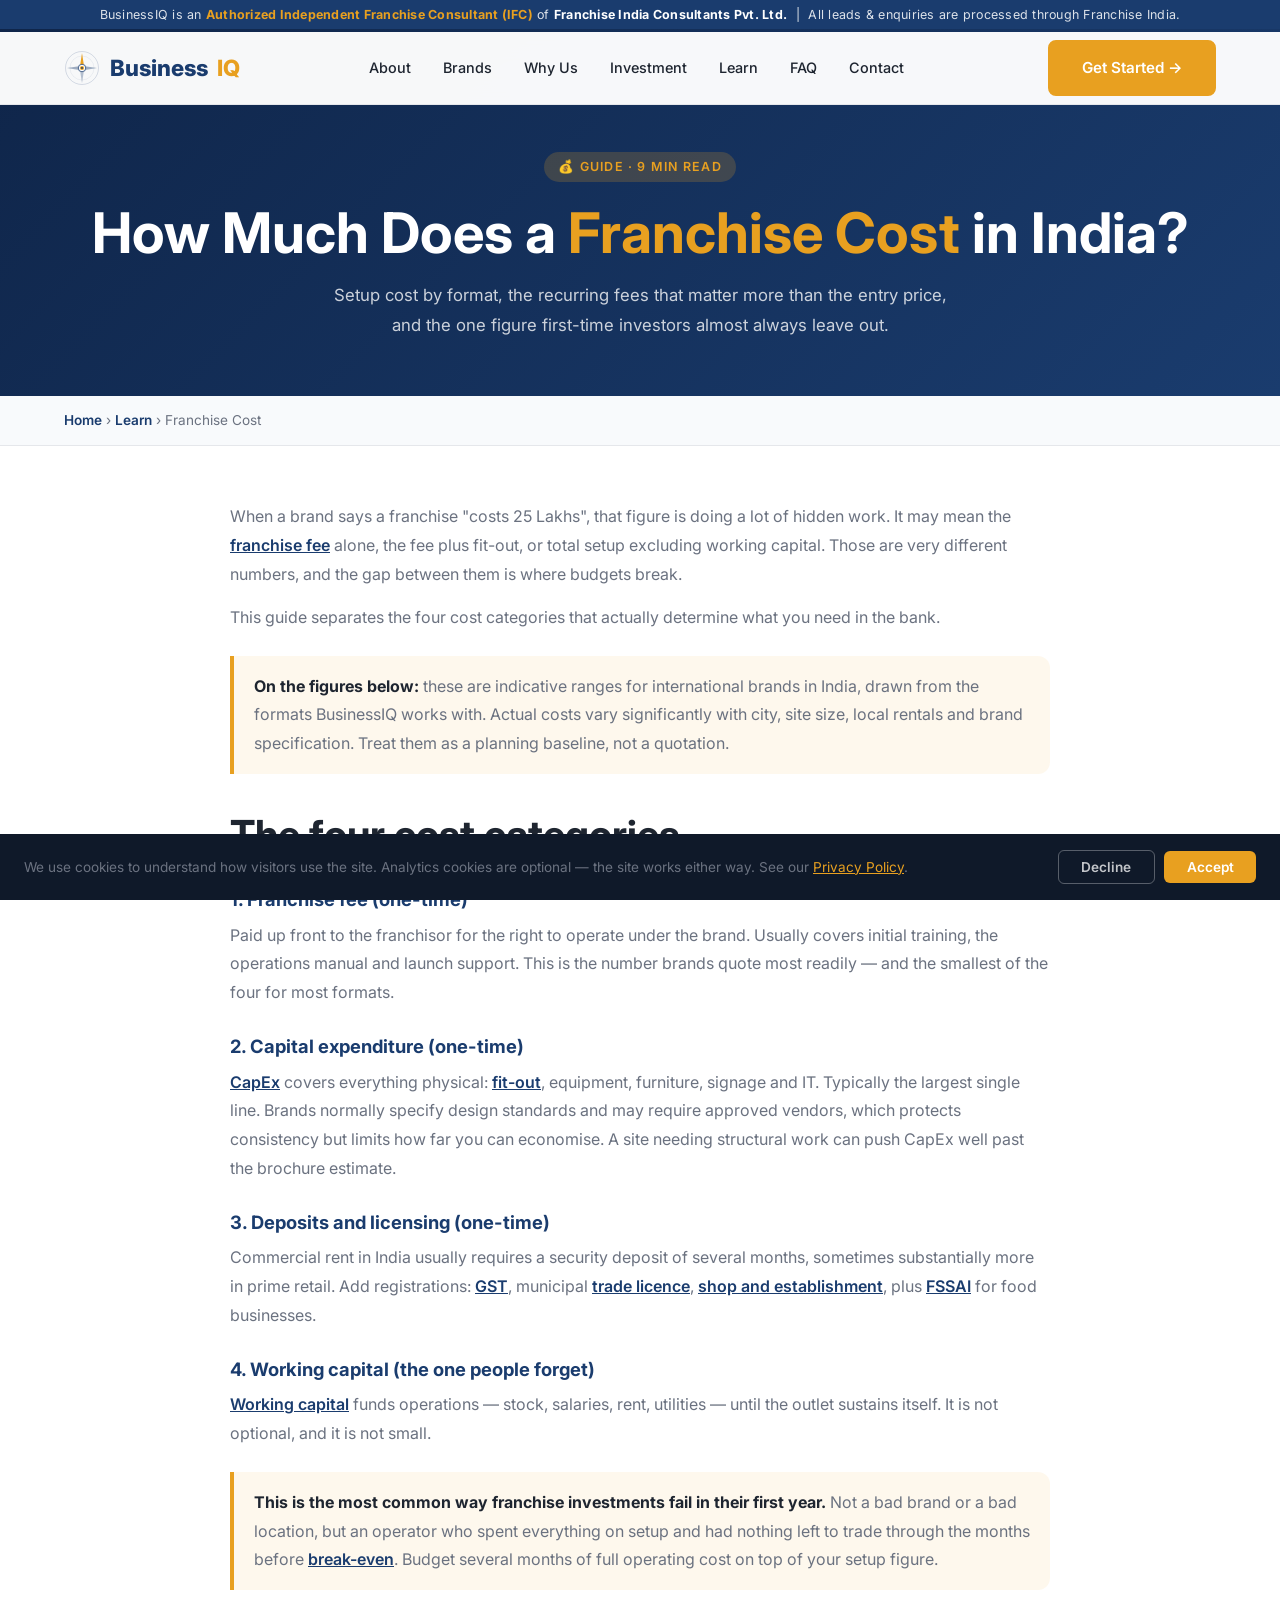
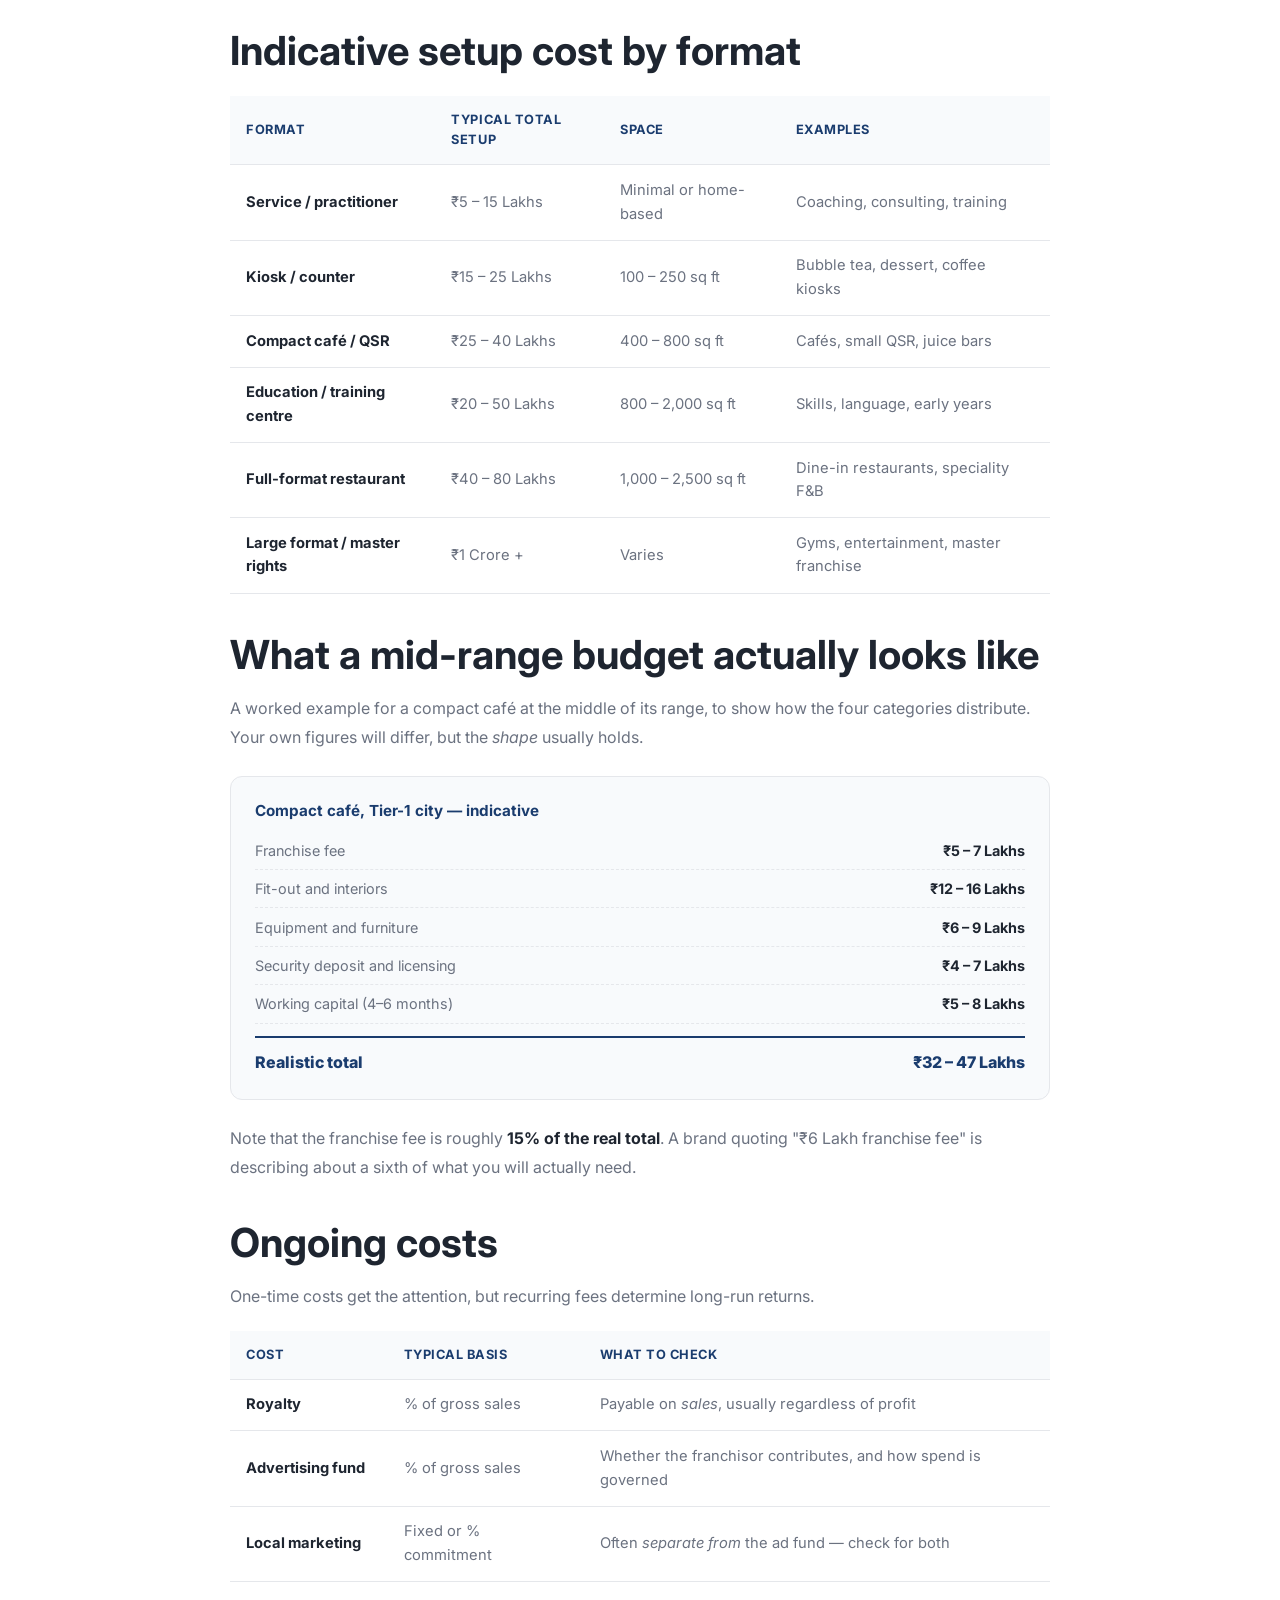
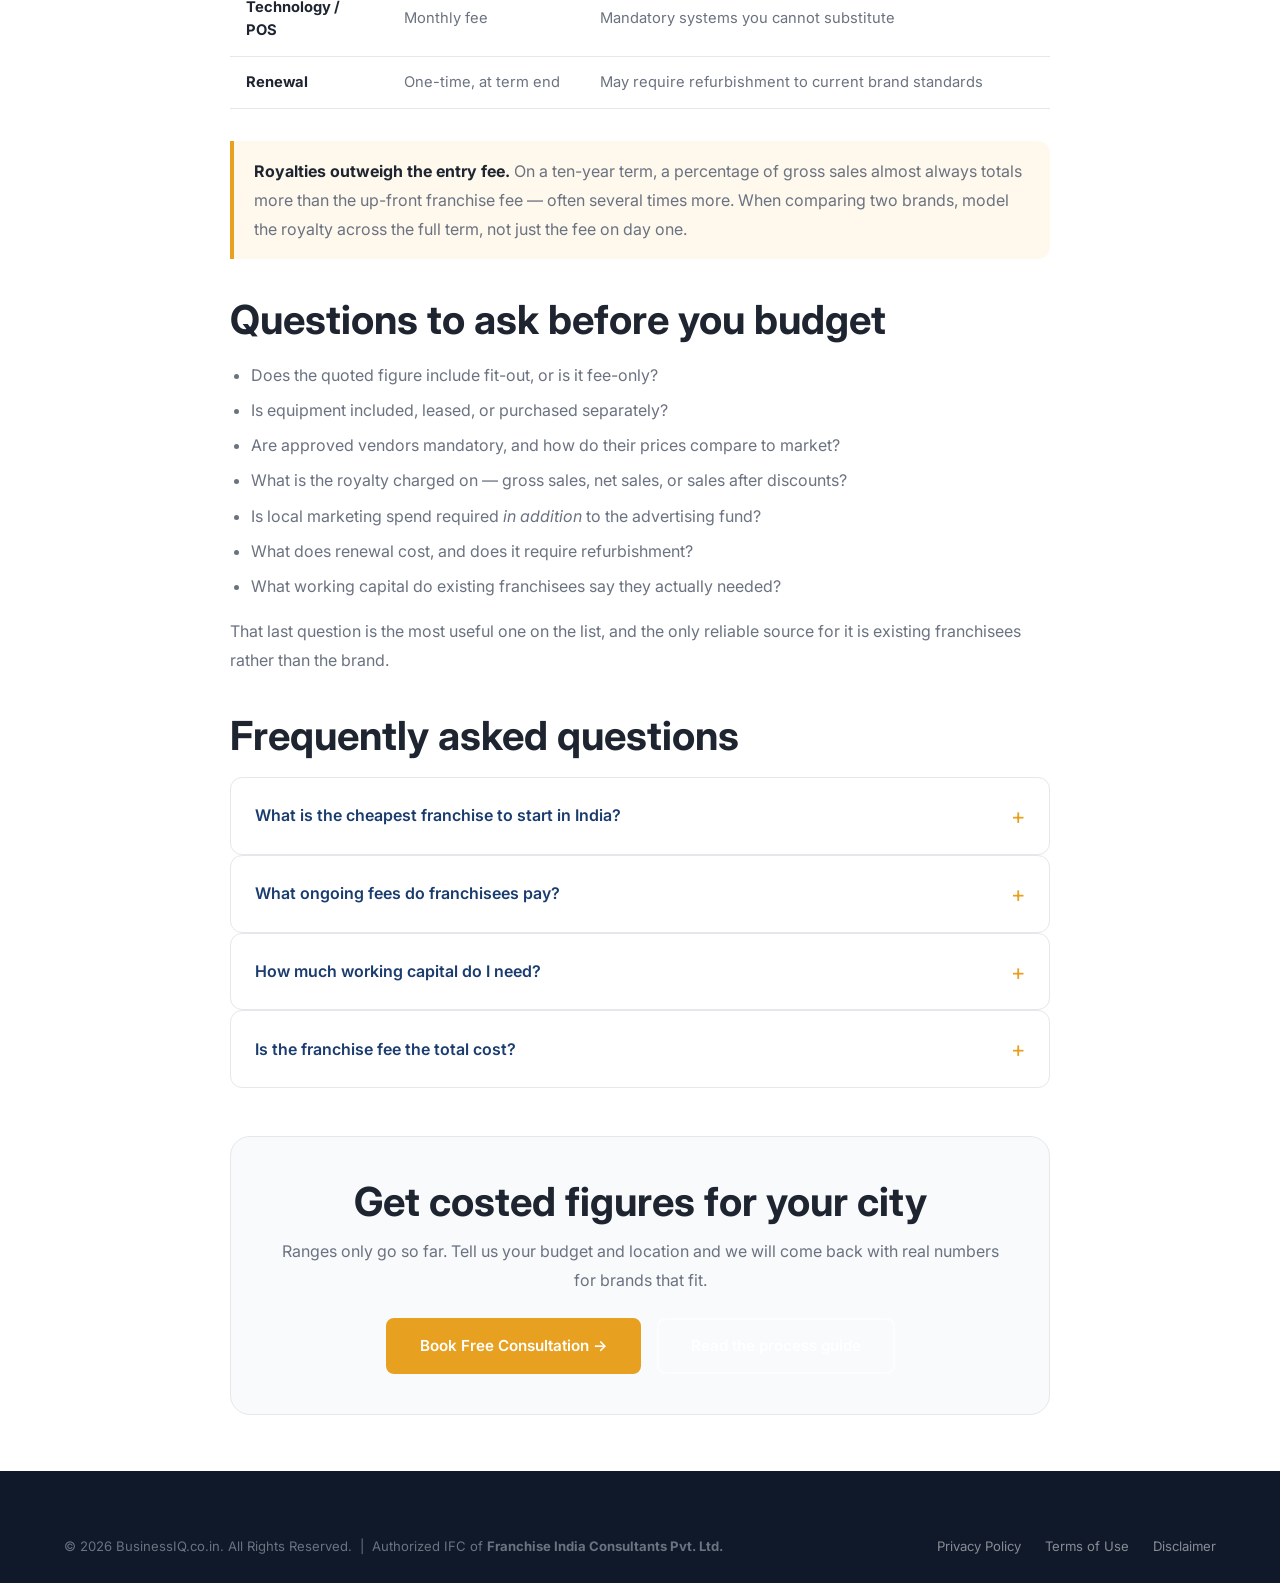
<file: learn/franchise-cost-in-india.html>
<!DOCTYPE html>
<html lang="en">
<head>
  <meta charset="UTF-8" />
  <meta name="viewport" content="width=device-width, initial-scale=1.0" />
  <title>How Much Does a Franchise Cost in India? | BusinessIQ</title>
  <meta name="description" content="A full breakdown of franchise costs in India: setup cost by format, the ongoing fees brochures underplay, and the working capital most investors forget." />
  <meta name="keywords" content="franchise cost in india, how much does a franchise cost, franchise investment india, franchise fee india, low cost franchise india" />
  <meta name="author" content="BusinessIQ.co.in" />
  <meta name="robots" content="index, follow, max-snippet:-1, max-image-preview:large" />
  <link rel="icon" type="image/svg+xml" href="/assets/favicon.svg" />
  <link rel="canonical" href="https://www.businessiq.co.in/learn/franchise-cost-in-india" />

  <meta property="og:title" content="How Much Does a Franchise Cost in India?" />
  <meta property="og:description" content="Setup cost by format, the ongoing fees brochures underplay, and the working capital most investors forget." />
  <meta property="og:type" content="article" />
  <meta property="og:url" content="https://www.businessiq.co.in/learn/franchise-cost-in-india" />
  <meta property="og:image" content="https://www.businessiq.co.in/assets/og-image.png" />
  <meta property="og:image:width" content="1200" />
  <meta property="og:image:height" content="630" />
  <meta property="og:image:type" content="image/png" />
  <meta property="og:image:alt" content="Franchise costs in India" />
  <meta property="og:locale" content="en_IN" />
  <meta property="og:site_name" content="BusinessIQ" />
  <meta name="twitter:card" content="summary_large_image" />
  <meta name="twitter:title" content="How Much Does a Franchise Cost in India?" />
  <meta name="twitter:description" content="Setup cost by format, ongoing fees, and the working capital most investors forget." />
  <meta name="twitter:image" content="https://www.businessiq.co.in/assets/og-image.png" />

  <link rel="preconnect" href="https://fonts.googleapis.com" />
  <link rel="preconnect" href="https://fonts.gstatic.com" crossorigin />
  <link href="https://fonts.googleapis.com/css2?family=Inter:wght@400;500;600;700;800;900&display=swap" rel="stylesheet" />
  <link rel="stylesheet" href="/css/style.css" />

  <script type="application/ld+json">
  {
    "@context": "https://schema.org",
    "@type": "Article",
    "headline": "How Much Does a Franchise Cost in India?",
    "description": "A full breakdown of franchise costs in India: setup cost by format, ongoing fees, and working capital.",
    "inLanguage": "en-IN",
    "author": { "@type": "Organization", "name": "BusinessIQ", "url": "https://www.businessiq.co.in/" },
    "publisher": {
      "@type": "Organization",
      "name": "BusinessIQ",
      "logo": { "@type": "ImageObject", "url": "https://www.businessiq.co.in/assets/og-image.png" }
    },
    "mainEntityOfPage": "https://www.businessiq.co.in/learn/franchise-cost-in-india",
    "image": "https://www.businessiq.co.in/assets/og-image.png"
  }
  </script>

  <script type="application/ld+json">
  {
    "@context": "https://schema.org",
    "@type": "FAQPage",
    "mainEntity": [
      {
        "@type": "Question",
        "name": "What is the cheapest franchise to start in India?",
        "acceptedAnswer": { "@type": "Answer", "text": "The lowest-investment franchises in India are service, coaching and practitioner models that need little or no commercial premises, starting from roughly 5 Lakhs. Kiosk and compact retail formats generally begin around 15 Lakhs. Low entry cost does not automatically mean low risk: smaller formats depend heavily on location and footfall." }
      },
      {
        "@type": "Question",
        "name": "What ongoing fees do franchisees pay in India?",
        "acceptedAnswer": { "@type": "Answer", "text": "Two recurring fees are standard. A royalty, usually a percentage of gross sales, is typically payable whether or not the outlet is profitable. An advertising or marketing fund contribution, commonly 1-3% of sales, pays for brand-level marketing. Some agreements also require separate local marketing spend, and technology or software fees." }
      },
      {
        "@type": "Question",
        "name": "How much working capital do I need for a franchise?",
        "acceptedAnswer": { "@type": "Answer", "text": "Plan for several months of full operating costs - rent, salaries, stock and utilities - beyond your setup budget. Outlets rarely break even immediately, and running out of working capital shortly after opening is one of the most common and most avoidable causes of franchise failure." }
      },
      {
        "@type": "Question",
        "name": "Is the franchise fee the total cost of a franchise?",
        "acceptedAnswer": { "@type": "Answer", "text": "No. The franchise fee is a one-time payment for the right to use the brand and usually covers initial training and launch support. Fit-out, equipment, security deposits, licensing and working capital typically add up to several times the franchise fee, so always compare brands on total setup cost." }
      }
    ]
  }
  </script>

  <style>
    .callout {
      background: rgba(232,160,32,0.08); border-left: 4px solid var(--accent);
      padding: 1rem 1.25rem; border-radius: 0 var(--radius) var(--radius) 0; margin: 1.5rem 0;
    }
    .callout p { margin: 0 !important; }
    .cost-split { background: var(--bg-light); border: 1px solid var(--border); border-radius: var(--radius); padding: 1.5rem; margin: 1.5rem 0; }
    .cost-split h4 { color: var(--primary); margin: 0 0 0.75rem; font-size: 0.95rem; }
    .cost-row { display: flex; justify-content: space-between; gap: 1rem; padding: 0.45rem 0; border-bottom: 1px dashed var(--border); font-size: 0.9rem; color: var(--text-muted); }
    .cost-row:last-of-type { border-bottom: none; }
    .cost-row strong { color: var(--text); font-weight: 700; }
    .cost-total { display: flex; justify-content: space-between; gap: 1rem; margin-top: 0.75rem; padding-top: 0.75rem; border-top: 2px solid var(--primary); font-weight: 800; color: var(--primary); }
  </style>
</head>
<body>

<div class="ifc-bar">
  <span class="ifc-long">BusinessIQ is an <strong style="color:#e8a020;">Authorized Independent Franchise Consultant (IFC)</strong> of <strong style="color:#fff;">Franchise India Consultants Pvt. Ltd.</strong> &nbsp;|&nbsp; All leads &amp; enquiries are processed through Franchise India.</span>
  <span class="ifc-short"><strong style="color:#e8a020;">Authorized IFC</strong> · Franchise India Consultants Pvt. Ltd.</span>
</div>

<nav class="navbar" id="navbar" role="navigation" aria-label="Main navigation">
  <div class="container">
    <div class="nav-inner">
      <a href="/" class="nav-logo" aria-label="BusinessIQ home">
        <img src="/assets/logo-icon.svg" alt="" height="36" width="36" aria-hidden="true" />
        Business<span>IQ</span>
      </a>
      <ul class="nav-links" id="navLinks">
        <li><a href="/#about">About</a></li>
        <li><a href="/brands">Brands</a></li>
        <li><a href="/#why-us">Why Us</a></li>
        <li><a href="/#investment">Investment</a></li>
        <li><a href="/learn">Learn</a></li>
        <li><a href="/#faq">FAQ</a></li>
        <li><a href="/#contact">Contact</a></li>
      </ul>
      <a href="/#contact" class="btn btn-primary nav-cta">Get Started →</a>
      <button class="hamburger" id="hamburger" aria-label="Toggle menu" aria-expanded="false">
        <span></span><span></span><span></span>
      </button>
    </div>
  </div>
</nav>

<header class="page-hero">
  <div class="container">
    <span class="tag">💰 Guide · 9 min read</span>
    <h1>How Much Does a <span>Franchise Cost</span> in India?</h1>
    <p>Setup cost by format, the recurring fees that matter more than the entry price, and the one figure first-time investors almost always leave out.</p>
  </div>
</header>

<nav class="breadcrumb" aria-label="Breadcrumb">
  <div class="container">
    <a href="/">Home</a> <span>›</span> <a href="/learn">Learn</a> <span>›</span> <span>Franchise Cost</span>
  </div>
</nav>

<main class="page-body">
  <div class="container">
    <article class="prose">

      <p>When a brand says a franchise "costs 25 Lakhs", that figure is doing a lot of hidden work. It may mean the <a href="/learn/glossary#franchise-fee">franchise fee</a> alone, the fee plus fit-out, or total setup excluding working capital. Those are very different numbers, and the gap between them is where budgets break.</p>

      <p>This guide separates the four cost categories that actually determine what you need in the bank.</p>

      <div class="callout">
        <p><strong>On the figures below:</strong> these are indicative ranges for international brands in India, drawn from the formats BusinessIQ works with. Actual costs vary significantly with city, site size, local rentals and brand specification. Treat them as a planning baseline, not a quotation.</p>
      </div>

      <h2>The four cost categories</h2>

      <h3>1. Franchise fee (one-time)</h3>
      <p>Paid up front to the franchisor for the right to operate under the brand. Usually covers initial training, the operations manual and launch support. This is the number brands quote most readily — and the smallest of the four for most formats.</p>

      <h3>2. Capital expenditure (one-time)</h3>
      <p><a href="/learn/glossary#capital-expenditure">CapEx</a> covers everything physical: <a href="/learn/glossary#fit-out">fit-out</a>, equipment, furniture, signage and IT. Typically the largest single line. Brands normally specify design standards and may require approved vendors, which protects consistency but limits how far you can economise. A site needing structural work can push CapEx well past the brochure estimate.</p>

      <h3>3. Deposits and licensing (one-time)</h3>
      <p>Commercial rent in India usually requires a security deposit of several months, sometimes substantially more in prime retail. Add registrations: <a href="/learn/glossary#gst-registration">GST</a>, municipal <a href="/learn/glossary#trade-licence">trade licence</a>, <a href="/learn/glossary#shop-and-establishment-registration">shop and establishment</a>, plus <a href="/learn/glossary#fssai-licence">FSSAI</a> for food businesses.</p>

      <h3>4. Working capital (the one people forget)</h3>
      <p><a href="/learn/glossary#working-capital">Working capital</a> funds operations — stock, salaries, rent, utilities — until the outlet sustains itself. It is not optional, and it is not small.</p>

      <div class="callout">
        <p><strong>This is the most common way franchise investments fail in their first year.</strong> Not a bad brand or a bad location, but an operator who spent everything on setup and had nothing left to trade through the months before <a href="/learn/glossary#break-even-point">break-even</a>. Budget several months of full operating cost on top of your setup figure.</p>
      </div>

      <h2>Indicative setup cost by format</h2>

      <table class="data-table">
        <thead>
          <tr><th>Format</th><th>Typical total setup</th><th>Space</th><th>Examples</th></tr>
        </thead>
        <tbody>
          <tr><td><strong>Service / practitioner</strong></td><td>₹5 – 15 Lakhs</td><td>Minimal or home-based</td><td>Coaching, consulting, training</td></tr>
          <tr><td><strong>Kiosk / counter</strong></td><td>₹15 – 25 Lakhs</td><td>100 – 250 sq ft</td><td>Bubble tea, dessert, coffee kiosks</td></tr>
          <tr><td><strong>Compact café / QSR</strong></td><td>₹25 – 40 Lakhs</td><td>400 – 800 sq ft</td><td>Cafés, small QSR, juice bars</td></tr>
          <tr><td><strong>Education / training centre</strong></td><td>₹20 – 50 Lakhs</td><td>800 – 2,000 sq ft</td><td>Skills, language, early years</td></tr>
          <tr><td><strong>Full-format restaurant</strong></td><td>₹40 – 80 Lakhs</td><td>1,000 – 2,500 sq ft</td><td>Dine-in restaurants, speciality F&amp;B</td></tr>
          <tr><td><strong>Large format / master rights</strong></td><td>₹1 Crore +</td><td>Varies</td><td>Gyms, entertainment, master franchise</td></tr>
        </tbody>
      </table>

      <h2>What a mid-range budget actually looks like</h2>
      <p>A worked example for a compact café at the middle of its range, to show how the four categories distribute. Your own figures will differ, but the <em>shape</em> usually holds.</p>

      <div class="cost-split">
        <h4>Compact café, Tier-1 city — indicative</h4>
        <div class="cost-row"><span>Franchise fee</span><strong>₹5 – 7 Lakhs</strong></div>
        <div class="cost-row"><span>Fit-out and interiors</span><strong>₹12 – 16 Lakhs</strong></div>
        <div class="cost-row"><span>Equipment and furniture</span><strong>₹6 – 9 Lakhs</strong></div>
        <div class="cost-row"><span>Security deposit and licensing</span><strong>₹4 – 7 Lakhs</strong></div>
        <div class="cost-row"><span>Working capital (4–6 months)</span><strong>₹5 – 8 Lakhs</strong></div>
        <div class="cost-total"><span>Realistic total</span><span>₹32 – 47 Lakhs</span></div>
      </div>

      <p>Note that the franchise fee is roughly <strong>15% of the real total</strong>. A brand quoting "₹6 Lakh franchise fee" is describing about a sixth of what you will actually need.</p>

      <h2>Ongoing costs</h2>
      <p>One-time costs get the attention, but recurring fees determine long-run returns.</p>

      <table class="data-table">
        <thead>
          <tr><th>Cost</th><th>Typical basis</th><th>What to check</th></tr>
        </thead>
        <tbody>
          <tr><td><strong>Royalty</strong></td><td>% of gross sales</td><td>Payable on <em>sales</em>, usually regardless of profit</td></tr>
          <tr><td><strong>Advertising fund</strong></td><td>% of gross sales</td><td>Whether the franchisor contributes, and how spend is governed</td></tr>
          <tr><td><strong>Local marketing</strong></td><td>Fixed or % commitment</td><td>Often <em>separate from</em> the ad fund — check for both</td></tr>
          <tr><td><strong>Technology / POS</strong></td><td>Monthly fee</td><td>Mandatory systems you cannot substitute</td></tr>
          <tr><td><strong>Renewal</strong></td><td>One-time, at term end</td><td>May require refurbishment to current brand standards</td></tr>
        </tbody>
      </table>

      <div class="callout">
        <p><strong>Royalties outweigh the entry fee.</strong> On a ten-year term, a percentage of gross sales almost always totals more than the up-front franchise fee — often several times more. When comparing two brands, model the royalty across the full term, not just the fee on day one.</p>
      </div>

      <h2>Questions to ask before you budget</h2>
      <ul>
        <li>Does the quoted figure include fit-out, or is it fee-only?</li>
        <li>Is equipment included, leased, or purchased separately?</li>
        <li>Are approved vendors mandatory, and how do their prices compare to market?</li>
        <li>What is the royalty charged on — gross sales, net sales, or sales after discounts?</li>
        <li>Is local marketing spend required <em>in addition</em> to the advertising fund?</li>
        <li>What does renewal cost, and does it require refurbishment?</li>
        <li>What working capital do existing franchisees say they actually needed?</li>
      </ul>
      <p>That last question is the most useful one on the list, and the only reliable source for it is existing franchisees rather than the brand.</p>

      <h2>Frequently asked questions</h2>

      <details class="faq-item" style="margin-top:1rem;">
        <summary class="faq-question">What is the cheapest franchise to start in India?</summary>
        <div class="faq-answer"><p>Service, coaching and practitioner models needing little or no commercial premises start from roughly <strong>₹5 Lakhs</strong>. Kiosk and compact retail formats generally begin around <strong>₹15 Lakhs</strong>. Low entry cost is not the same as low risk — smaller formats lean heavily on location and footfall.</p></div>
      </details>

      <details class="faq-item">
        <summary class="faq-question">What ongoing fees do franchisees pay?</summary>
        <div class="faq-answer"><p>Two are standard: a <strong>royalty</strong> (a percentage of gross sales, usually payable whether or not you are profitable) and an <strong>advertising fund</strong> contribution, commonly 1–3% of sales. Some agreements add separate local marketing obligations and technology fees.</p></div>
      </details>

      <details class="faq-item">
        <summary class="faq-question">How much working capital do I need?</summary>
        <div class="faq-answer"><p>Several months of full operating costs — rent, salaries, stock, utilities — <em>beyond</em> your setup budget. Outlets rarely break even immediately, and running out of working capital shortly after opening is among the most common and most avoidable causes of failure.</p></div>
      </details>

      <details class="faq-item">
        <summary class="faq-question">Is the franchise fee the total cost?</summary>
        <div class="faq-answer"><p>No. It is a one-time payment for brand rights, usually covering initial training and launch support. Fit-out, equipment, deposits, licensing and working capital typically total several times the fee. Always compare brands on <strong>total setup cost</strong>.</p></div>
      </details>

    </article>

    <div class="page-cta">
      <h2>Get costed figures for your city</h2>
      <p>Ranges only go so far. Tell us your budget and location and we will come back with real numbers for brands that fit.</p>
      <a href="/#contact" class="btn btn-primary">Book Free Consultation →</a>
      <a href="/learn/how-to-buy-a-franchise-in-india" class="btn btn-outline">Read the process guide</a>
    </div>

  </div>
</main>

<footer role="contentinfo">
  <div class="container">
    <div class="footer-bottom" style="border-top:none;padding-top:0;">
      <p>&copy; 2026 BusinessIQ.co.in. All Rights Reserved. &nbsp;|&nbsp; Authorized IFC of <strong>Franchise India Consultants Pvt. Ltd.</strong></p>
      <nav class="footer-legal" aria-label="Legal links">
        <a href="/privacy">Privacy Policy</a>
        <a href="/terms">Terms of Use</a>
        <a href="/disclaimer">Disclaimer</a>
      </nav>
    </div>
  </div>
</footer>

<button class="back-top" id="backTop" aria-label="Back to top">↑</button>

<script>
  const navbar = document.getElementById('navbar');
  window.addEventListener('scroll', () => navbar.classList.toggle('scrolled', window.scrollY > 50));
  document.getElementById('hamburger').addEventListener('click', function () {
    const links = document.getElementById('navLinks');
    links.classList.toggle('open');
    this.setAttribute('aria-expanded', links.classList.contains('open'));
  });
  const backTop = document.getElementById('backTop');
  window.addEventListener('scroll', () => backTop.classList.toggle('visible', window.scrollY > 400));
  backTop.addEventListener('click', () => window.scrollTo({ top: 0, behavior: 'smooth' }));
</script>
<script src="/js/analytics.js"></script>
</body>
</html>
</file>
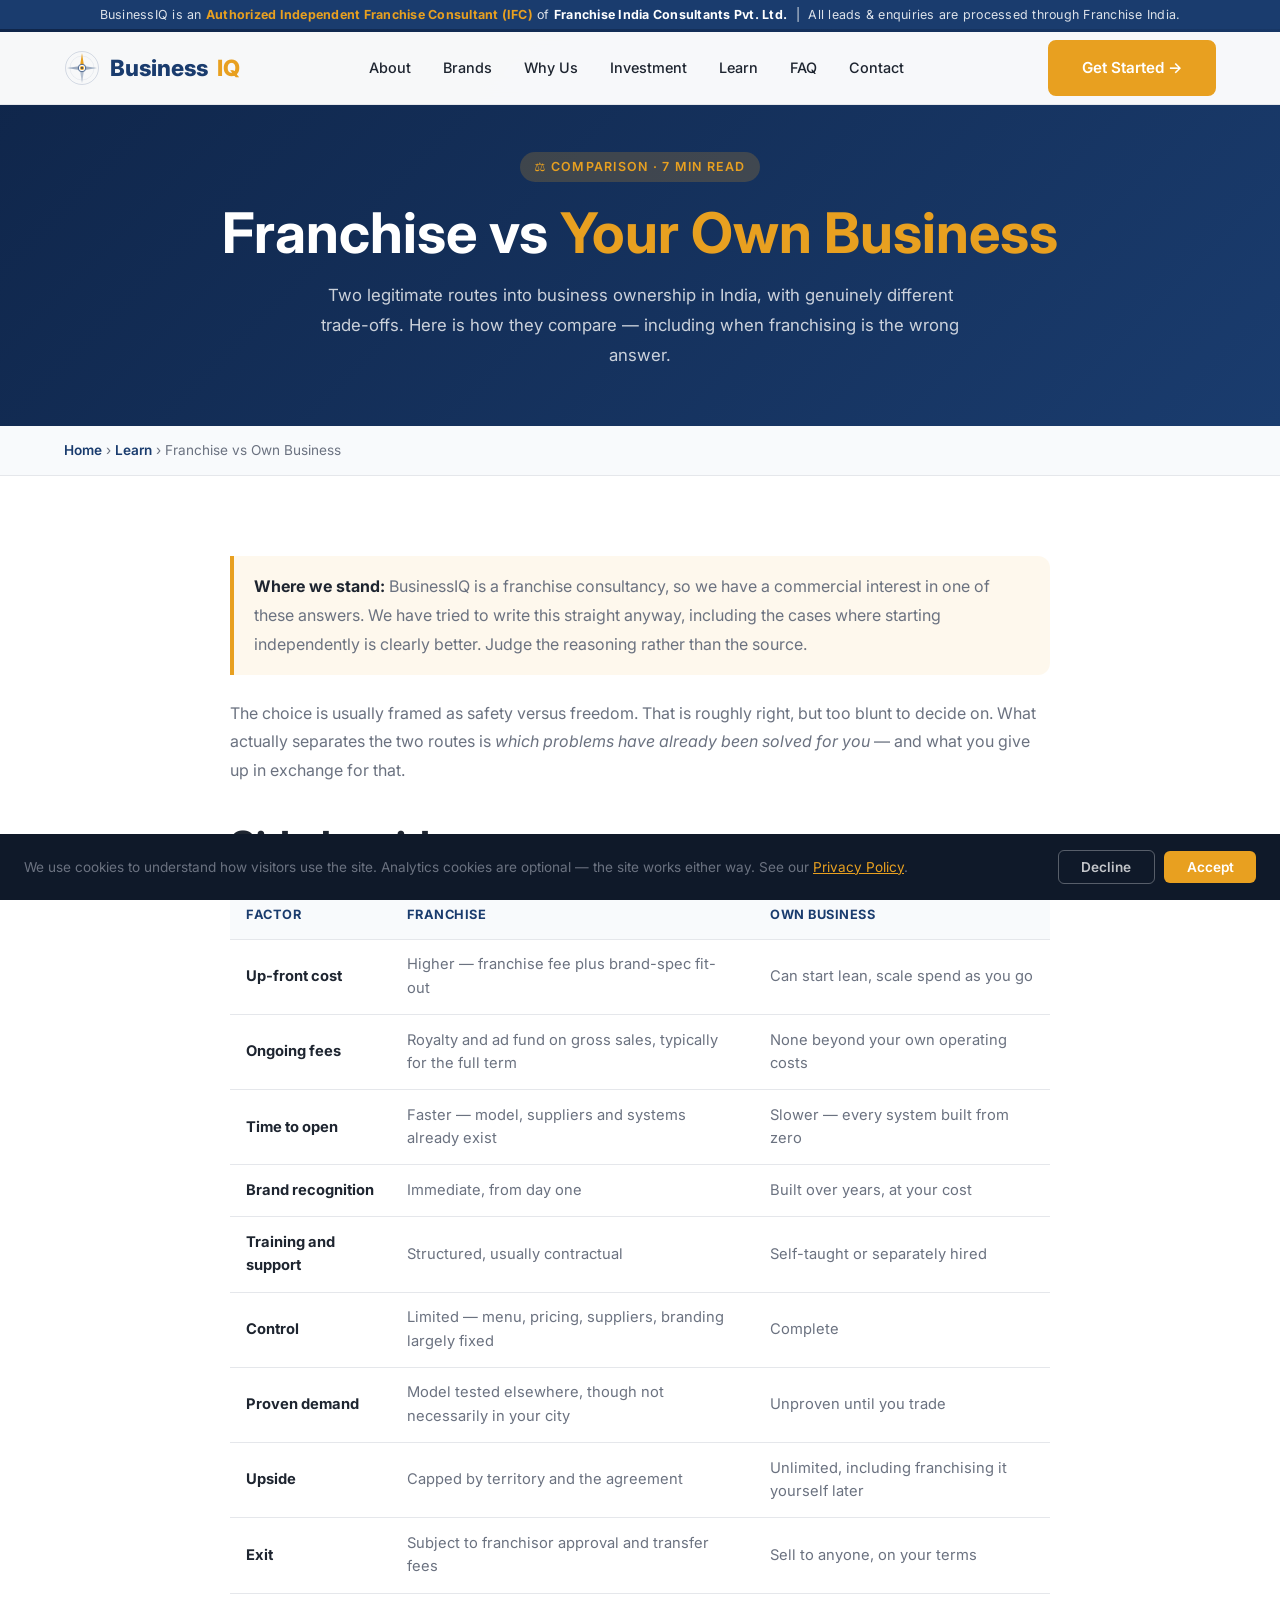
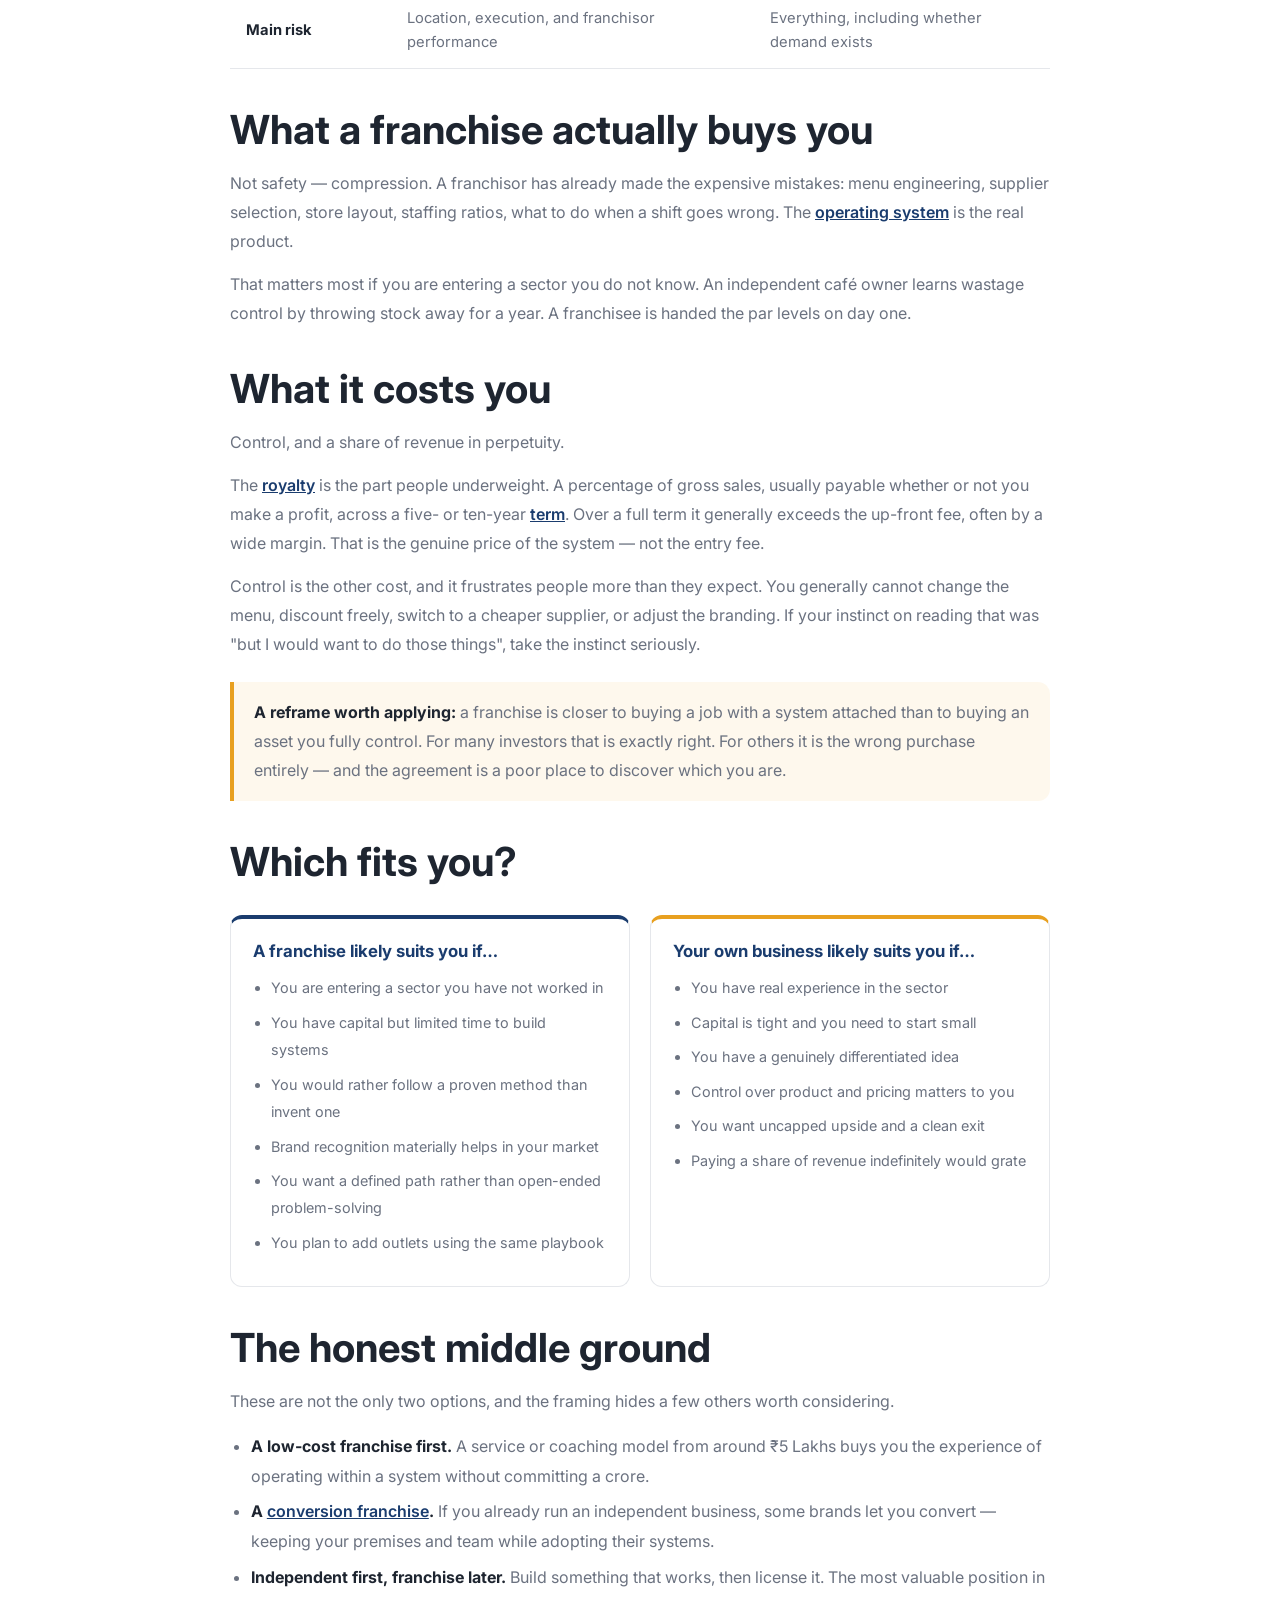
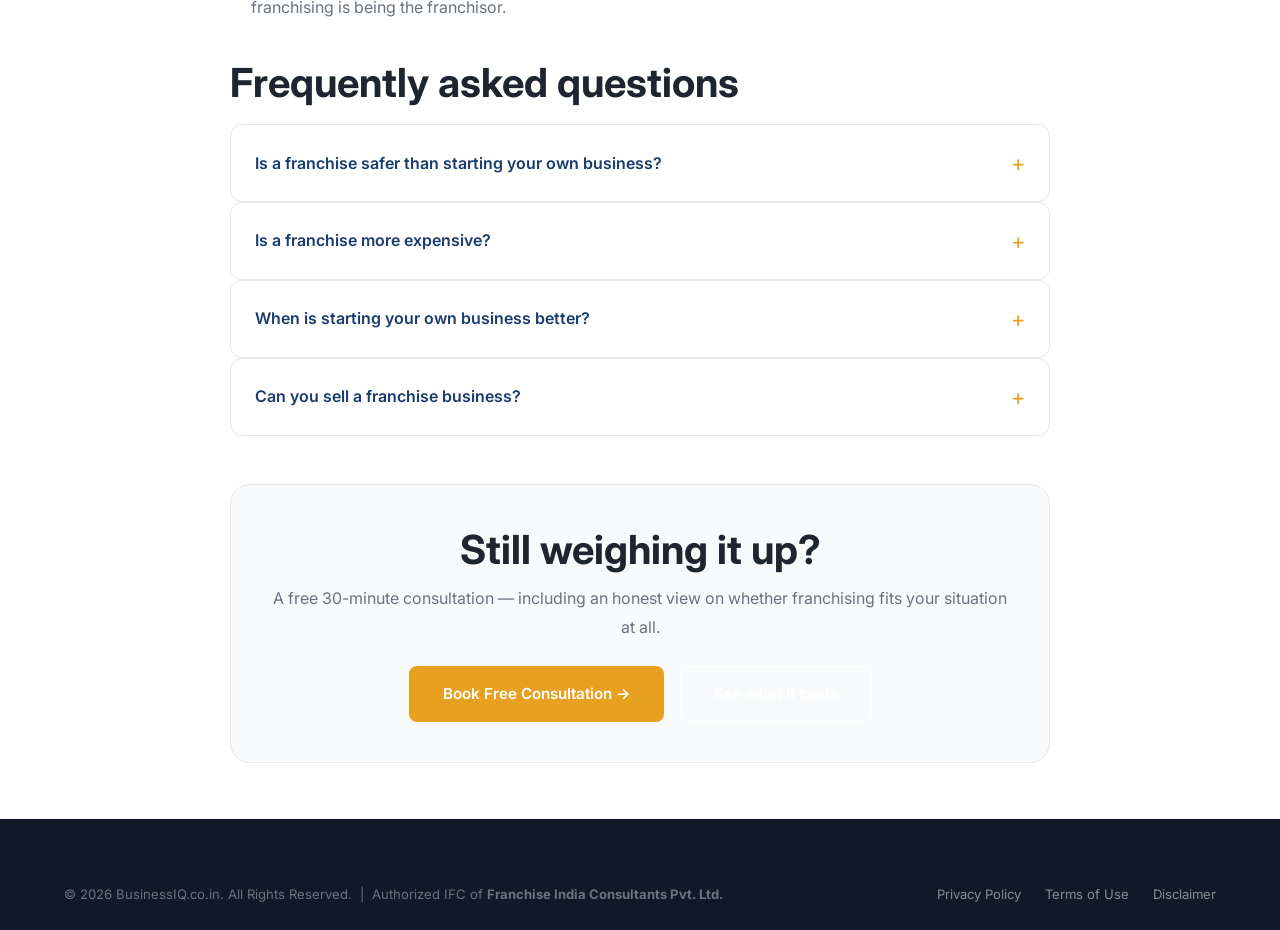
<file: learn/franchise-vs-own-business.html>
<!DOCTYPE html>
<html lang="en">
<head>
  <meta charset="UTF-8" />
  <meta name="viewport" content="width=device-width, initial-scale=1.0" />
  <title>Franchise vs Starting Your Own Business in India | BusinessIQ</title>
  <meta name="description" content="An honest comparison of buying a franchise versus starting your own business in India: cost, risk, speed, control and exit." />
  <meta name="keywords" content="franchise vs own business, is a franchise worth it, franchise or startup india, advantages of franchise, disadvantages of franchise" />
  <meta name="author" content="BusinessIQ.co.in" />
  <meta name="robots" content="index, follow, max-snippet:-1, max-image-preview:large" />
  <link rel="icon" type="image/svg+xml" href="/assets/favicon.svg" />
  <link rel="canonical" href="https://www.businessiq.co.in/learn/franchise-vs-own-business" />

  <meta property="og:title" content="Franchise vs Starting Your Own Business in India" />
  <meta property="og:description" content="An honest comparison of cost, risk, speed, control and exit — including when going independent is the better call." />
  <meta property="og:type" content="article" />
  <meta property="og:url" content="https://www.businessiq.co.in/learn/franchise-vs-own-business" />
  <meta property="og:image" content="https://www.businessiq.co.in/assets/og-image.png" />
  <meta property="og:image:width" content="1200" />
  <meta property="og:image:height" content="630" />
  <meta property="og:image:type" content="image/png" />
  <meta property="og:image:alt" content="Franchise versus own business in India" />
  <meta property="og:locale" content="en_IN" />
  <meta property="og:site_name" content="BusinessIQ" />
  <meta name="twitter:card" content="summary_large_image" />
  <meta name="twitter:title" content="Franchise vs Starting Your Own Business in India" />
  <meta name="twitter:description" content="An honest comparison of cost, risk, speed, control and exit." />
  <meta name="twitter:image" content="https://www.businessiq.co.in/assets/og-image.png" />

  <link rel="preconnect" href="https://fonts.googleapis.com" />
  <link rel="preconnect" href="https://fonts.gstatic.com" crossorigin />
  <link href="https://fonts.googleapis.com/css2?family=Inter:wght@400;500;600;700;800;900&display=swap" rel="stylesheet" />
  <link rel="stylesheet" href="/css/style.css" />

  <script type="application/ld+json">
  {
    "@context": "https://schema.org",
    "@type": "Article",
    "headline": "Franchise vs Starting Your Own Business in India",
    "description": "A comparison of franchising and independent business across cost, risk, speed, control and exit.",
    "inLanguage": "en-IN",
    "author": { "@type": "Organization", "name": "BusinessIQ", "url": "https://www.businessiq.co.in/" },
    "publisher": {
      "@type": "Organization",
      "name": "BusinessIQ",
      "logo": { "@type": "ImageObject", "url": "https://www.businessiq.co.in/assets/og-image.png" }
    },
    "mainEntityOfPage": "https://www.businessiq.co.in/learn/franchise-vs-own-business",
    "image": "https://www.businessiq.co.in/assets/og-image.png"
  }
  </script>

  <script type="application/ld+json">
  {
    "@context": "https://schema.org",
    "@type": "FAQPage",
    "mainEntity": [
      {
        "@type": "Question",
        "name": "Is a franchise safer than starting your own business?",
        "acceptedAnswer": { "@type": "Answer", "text": "A franchise removes some categories of risk but not risk itself. You inherit a tested model, brand recognition and training, which removes much of the trial and error of building a business from scratch. You still carry full exposure to location, local competition, your own execution, and the franchisor's performance. A weak franchise in a poor location fails like any other business." }
      },
      {
        "@type": "Question",
        "name": "Is a franchise more expensive than starting your own business?",
        "acceptedAnswer": { "@type": "Answer", "text": "Usually higher up front, because of the franchise fee and the brand's fit-out specification, and higher ongoing, because of royalty and marketing fund payments. An independent business can start leaner. The counter-argument is time: a franchise typically reaches trading condition faster and with fewer costly mistakes, which has its own financial value." }
      },
      {
        "@type": "Question",
        "name": "When is starting your own business the better choice?",
        "acceptedAnswer": { "@type": "Answer", "text": "When you have genuine sector experience, a differentiated idea, limited capital, or a strong need for control over product and pricing. Franchising suits people who want a proven system and will follow it. If you expect to change the menu, the pricing or the brand, franchising will frustrate you, because those decisions are contractually not yours." }
      },
      {
        "@type": "Question",
        "name": "Can you sell a franchise business?",
        "acceptedAnswer": { "@type": "Answer", "text": "Usually yes, but subject to the transfer clause in your franchise agreement. Franchisors generally retain approval over the buyer and often charge a transfer fee; some hold a right of first refusal. An independent business can be sold to anyone. Review the transfer terms before signing, since they govern your exit." }
      }
    ]
  }
  </script>

  <style>
    .callout {
      background: rgba(232,160,32,0.08); border-left: 4px solid var(--accent);
      padding: 1rem 1.25rem; border-radius: 0 var(--radius) var(--radius) 0; margin: 1.5rem 0;
    }
    .callout p { margin: 0 !important; }
    .verdict { display: grid; grid-template-columns: repeat(auto-fit, minmax(280px, 1fr)); gap: 1.25rem; margin: 1.75rem 0; }
    .vbox { border: 1px solid var(--border); border-radius: var(--radius); padding: 1.4rem; background: #fff; }
    .vbox h3 { margin: 0 0 0.75rem !important; font-size: 1.05rem; }
    .vbox ul { margin: 0 0 0 1.1rem !important; font-size: 0.9rem; }
    .vbox li { margin-bottom: 0.45rem; }
    .vbox-f { border-top: 4px solid var(--primary); }
    .vbox-o { border-top: 4px solid var(--accent); }
  </style>
</head>
<body>

<div class="ifc-bar">
  <span class="ifc-long">BusinessIQ is an <strong style="color:#e8a020;">Authorized Independent Franchise Consultant (IFC)</strong> of <strong style="color:#fff;">Franchise India Consultants Pvt. Ltd.</strong> &nbsp;|&nbsp; All leads &amp; enquiries are processed through Franchise India.</span>
  <span class="ifc-short"><strong style="color:#e8a020;">Authorized IFC</strong> · Franchise India Consultants Pvt. Ltd.</span>
</div>

<nav class="navbar" id="navbar" role="navigation" aria-label="Main navigation">
  <div class="container">
    <div class="nav-inner">
      <a href="/" class="nav-logo" aria-label="BusinessIQ home">
        <img src="/assets/logo-icon.svg" alt="" height="36" width="36" aria-hidden="true" />
        Business<span>IQ</span>
      </a>
      <ul class="nav-links" id="navLinks">
        <li><a href="/#about">About</a></li>
        <li><a href="/brands">Brands</a></li>
        <li><a href="/#why-us">Why Us</a></li>
        <li><a href="/#investment">Investment</a></li>
        <li><a href="/learn">Learn</a></li>
        <li><a href="/#faq">FAQ</a></li>
        <li><a href="/#contact">Contact</a></li>
      </ul>
      <a href="/#contact" class="btn btn-primary nav-cta">Get Started →</a>
      <button class="hamburger" id="hamburger" aria-label="Toggle menu" aria-expanded="false">
        <span></span><span></span><span></span>
      </button>
    </div>
  </div>
</nav>

<header class="page-hero">
  <div class="container">
    <span class="tag">⚖️ Comparison · 7 min read</span>
    <h1>Franchise vs <span>Your Own Business</span></h1>
    <p>Two legitimate routes into business ownership in India, with genuinely different trade-offs. Here is how they compare — including when franchising is the wrong answer.</p>
  </div>
</header>

<nav class="breadcrumb" aria-label="Breadcrumb">
  <div class="container">
    <a href="/">Home</a> <span>›</span> <a href="/learn">Learn</a> <span>›</span> <span>Franchise vs Own Business</span>
  </div>
</nav>

<main class="page-body">
  <div class="container">
    <article class="prose">

      <div class="callout">
        <p><strong>Where we stand:</strong> BusinessIQ is a franchise consultancy, so we have a commercial interest in one of these answers. We have tried to write this straight anyway, including the cases where starting independently is clearly better. Judge the reasoning rather than the source.</p>
      </div>

      <p>The choice is usually framed as safety versus freedom. That is roughly right, but too blunt to decide on. What actually separates the two routes is <em>which problems have already been solved for you</em> — and what you give up in exchange for that.</p>

      <h2>Side by side</h2>

      <table class="data-table">
        <thead>
          <tr><th>Factor</th><th>Franchise</th><th>Own business</th></tr>
        </thead>
        <tbody>
          <tr><td><strong>Up-front cost</strong></td><td>Higher — franchise fee plus brand-spec fit-out</td><td>Can start lean, scale spend as you go</td></tr>
          <tr><td><strong>Ongoing fees</strong></td><td>Royalty and ad fund on gross sales, typically for the full term</td><td>None beyond your own operating costs</td></tr>
          <tr><td><strong>Time to open</strong></td><td>Faster — model, suppliers and systems already exist</td><td>Slower — every system built from zero</td></tr>
          <tr><td><strong>Brand recognition</strong></td><td>Immediate, from day one</td><td>Built over years, at your cost</td></tr>
          <tr><td><strong>Training and support</strong></td><td>Structured, usually contractual</td><td>Self-taught or separately hired</td></tr>
          <tr><td><strong>Control</strong></td><td>Limited — menu, pricing, suppliers, branding largely fixed</td><td>Complete</td></tr>
          <tr><td><strong>Proven demand</strong></td><td>Model tested elsewhere, though not necessarily in your city</td><td>Unproven until you trade</td></tr>
          <tr><td><strong>Upside</strong></td><td>Capped by territory and the agreement</td><td>Unlimited, including franchising it yourself later</td></tr>
          <tr><td><strong>Exit</strong></td><td>Subject to franchisor approval and transfer fees</td><td>Sell to anyone, on your terms</td></tr>
          <tr><td><strong>Main risk</strong></td><td>Location, execution, and franchisor performance</td><td>Everything, including whether demand exists</td></tr>
        </tbody>
      </table>

      <h2>What a franchise actually buys you</h2>
      <p>Not safety — compression. A franchisor has already made the expensive mistakes: menu engineering, supplier selection, store layout, staffing ratios, what to do when a shift goes wrong. The <a href="/learn/glossary#standard-operating-procedure">operating system</a> is the real product.</p>
      <p>That matters most if you are entering a sector you do not know. An independent café owner learns wastage control by throwing stock away for a year. A franchisee is handed the par levels on day one.</p>

      <h2>What it costs you</h2>
      <p>Control, and a share of revenue in perpetuity.</p>
      <p>The <a href="/learn/glossary#royalty-fee">royalty</a> is the part people underweight. A percentage of gross sales, usually payable whether or not you make a profit, across a five- or ten-year <a href="/learn/glossary#term-and-renewal">term</a>. Over a full term it generally exceeds the up-front fee, often by a wide margin. That is the genuine price of the system — not the entry fee.</p>
      <p>Control is the other cost, and it frustrates people more than they expect. You generally cannot change the menu, discount freely, switch to a cheaper supplier, or adjust the branding. If your instinct on reading that was "but I would want to do those things", take the instinct seriously.</p>

      <div class="callout">
        <p><strong>A reframe worth applying:</strong> a franchise is closer to buying a job with a system attached than to buying an asset you fully control. For many investors that is exactly right. For others it is the wrong purchase entirely — and the agreement is a poor place to discover which you are.</p>
      </div>

      <h2>Which fits you?</h2>

      <div class="verdict">
        <div class="vbox vbox-f">
          <h3>A franchise likely suits you if…</h3>
          <ul>
            <li>You are entering a sector you have not worked in</li>
            <li>You have capital but limited time to build systems</li>
            <li>You would rather follow a proven method than invent one</li>
            <li>Brand recognition materially helps in your market</li>
            <li>You want a defined path rather than open-ended problem-solving</li>
            <li>You plan to add outlets using the same playbook</li>
          </ul>
        </div>
        <div class="vbox vbox-o">
          <h3>Your own business likely suits you if…</h3>
          <ul>
            <li>You have real experience in the sector</li>
            <li>Capital is tight and you need to start small</li>
            <li>You have a genuinely differentiated idea</li>
            <li>Control over product and pricing matters to you</li>
            <li>You want uncapped upside and a clean exit</li>
            <li>Paying a share of revenue indefinitely would grate</li>
          </ul>
        </div>
      </div>

      <h2>The honest middle ground</h2>
      <p>These are not the only two options, and the framing hides a few others worth considering.</p>
      <ul>
        <li><strong>A low-cost franchise first.</strong> A service or coaching model from around ₹5 Lakhs buys you the experience of operating within a system without committing a crore.</li>
        <li><strong>A <a href="/learn/glossary#conversion-franchise">conversion franchise</a>.</strong> If you already run an independent business, some brands let you convert — keeping your premises and team while adopting their systems.</li>
        <li><strong>Independent first, franchise later.</strong> Build something that works, then license it. The most valuable position in franchising is being the franchisor.</li>
      </ul>

      <h2>Frequently asked questions</h2>

      <details class="faq-item" style="margin-top:1rem;">
        <summary class="faq-question">Is a franchise safer than starting your own business?</summary>
        <div class="faq-answer"><p>It removes some categories of risk, not risk itself. You inherit a tested model, brand recognition and training, which strips out much of the trial and error. You still carry full exposure to location, local competition, your own execution and the franchisor's performance. A weak franchise in a poor location fails like anything else.</p></div>
      </details>

      <details class="faq-item">
        <summary class="faq-question">Is a franchise more expensive?</summary>
        <div class="faq-answer"><p>Usually higher up front (franchise fee plus brand-spec fit-out) and higher ongoing (royalty and marketing fund). An independent business can start leaner. The counter-argument is time — a franchise typically reaches trading condition faster and with fewer costly mistakes, which carries its own financial value.</p></div>
      </details>

      <details class="faq-item">
        <summary class="faq-question">When is starting your own business better?</summary>
        <div class="faq-answer"><p>When you have real sector experience, a differentiated idea, limited capital, or a strong need for control over product and pricing. If you expect to change the menu, the pricing or the branding, franchising will frustrate you — those decisions are contractually not yours.</p></div>
      </details>

      <details class="faq-item">
        <summary class="faq-question">Can you sell a franchise business?</summary>
        <div class="faq-answer"><p>Usually, but subject to the <a href="/learn/glossary#transfer-clause">transfer clause</a>. Franchisors generally approve the buyer and often charge a transfer fee; some hold a right of first refusal. An independent business can be sold to anyone. Read the transfer terms before signing — they govern your exit.</p></div>
      </details>

    </article>

    <div class="page-cta">
      <h2>Still weighing it up?</h2>
      <p>A free 30-minute consultation — including an honest view on whether franchising fits your situation at all.</p>
      <a href="/#contact" class="btn btn-primary">Book Free Consultation →</a>
      <a href="/learn/franchise-cost-in-india" class="btn btn-outline">See what it costs</a>
    </div>

  </div>
</main>

<footer role="contentinfo">
  <div class="container">
    <div class="footer-bottom" style="border-top:none;padding-top:0;">
      <p>&copy; 2026 BusinessIQ.co.in. All Rights Reserved. &nbsp;|&nbsp; Authorized IFC of <strong>Franchise India Consultants Pvt. Ltd.</strong></p>
      <nav class="footer-legal" aria-label="Legal links">
        <a href="/privacy">Privacy Policy</a>
        <a href="/terms">Terms of Use</a>
        <a href="/disclaimer">Disclaimer</a>
      </nav>
    </div>
  </div>
</footer>

<button class="back-top" id="backTop" aria-label="Back to top">↑</button>

<script>
  const navbar = document.getElementById('navbar');
  window.addEventListener('scroll', () => navbar.classList.toggle('scrolled', window.scrollY > 50));
  document.getElementById('hamburger').addEventListener('click', function () {
    const links = document.getElementById('navLinks');
    links.classList.toggle('open');
    this.setAttribute('aria-expanded', links.classList.contains('open'));
  });
  const backTop = document.getElementById('backTop');
  window.addEventListener('scroll', () => backTop.classList.toggle('visible', window.scrollY > 400));
  backTop.addEventListener('click', () => window.scrollTo({ top: 0, behavior: 'smooth' }));
</script>
<script src="/js/analytics.js"></script>
</body>
</html>
</file>
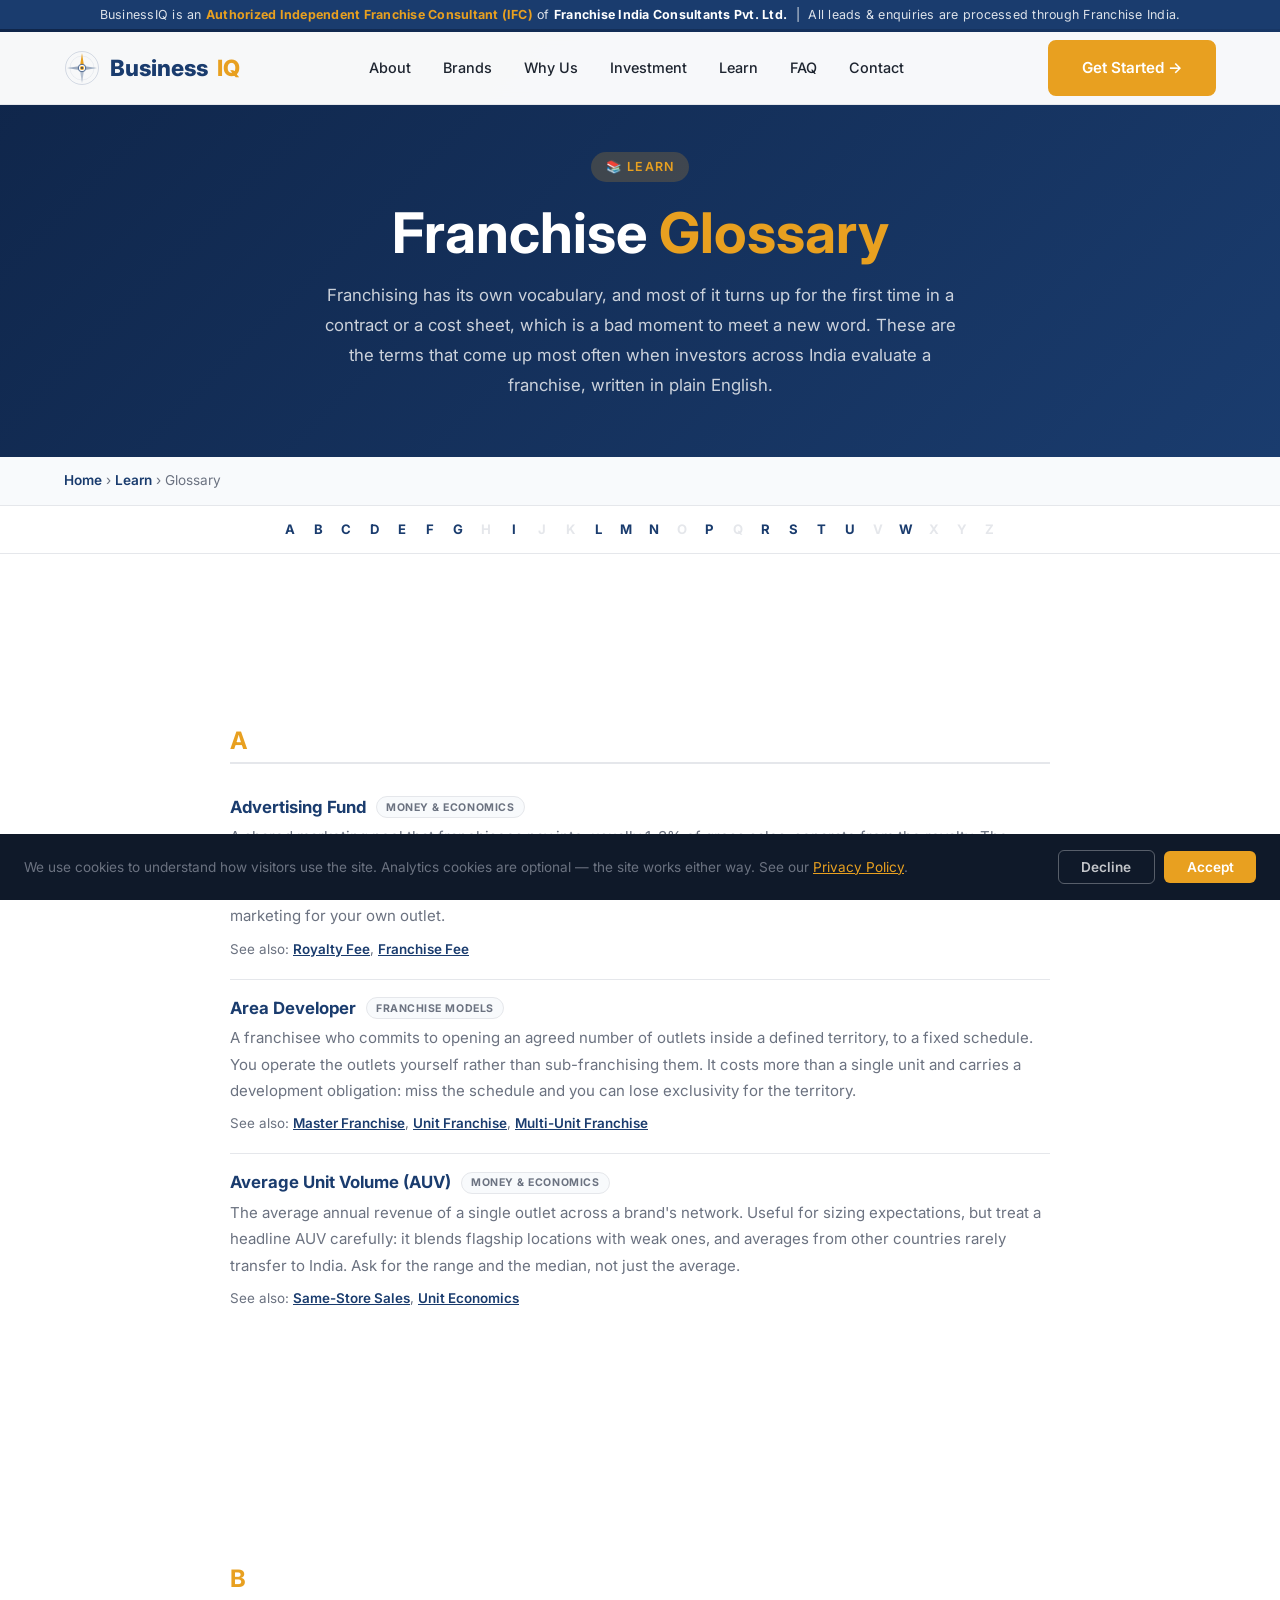
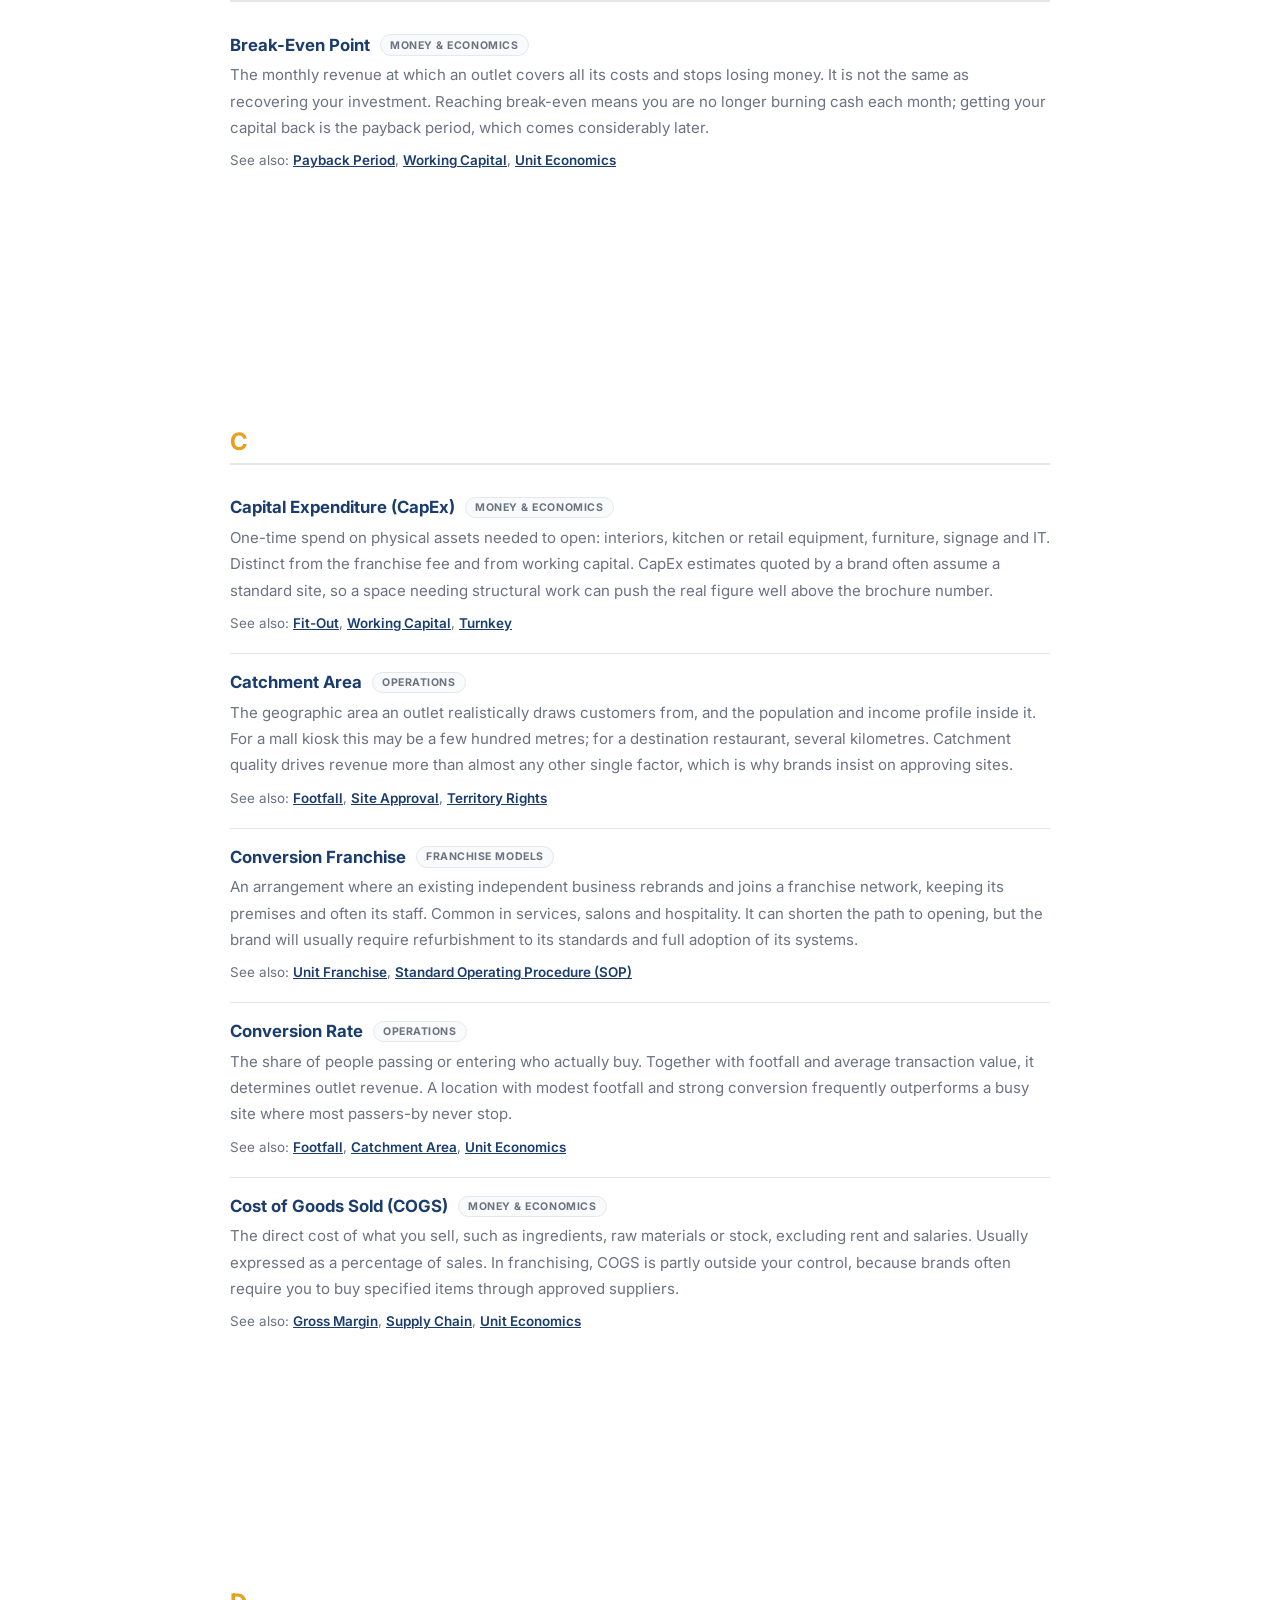
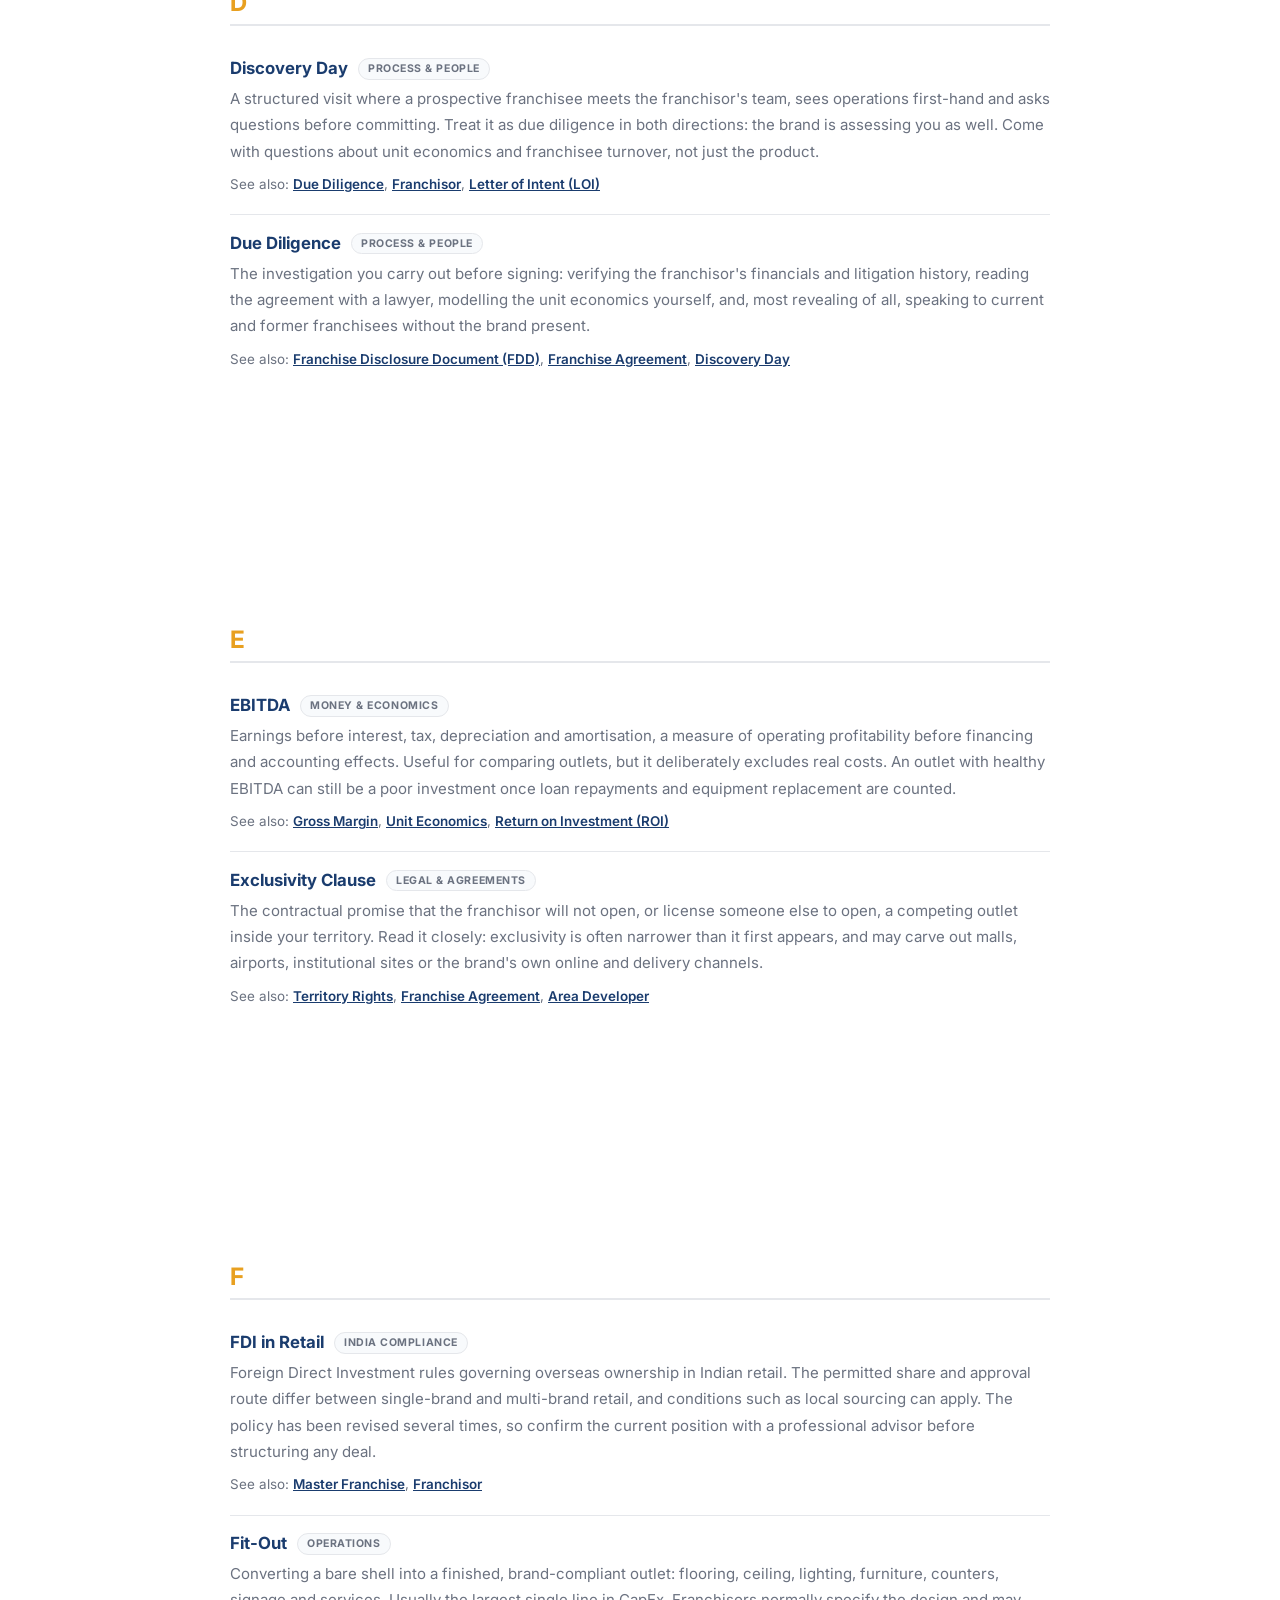
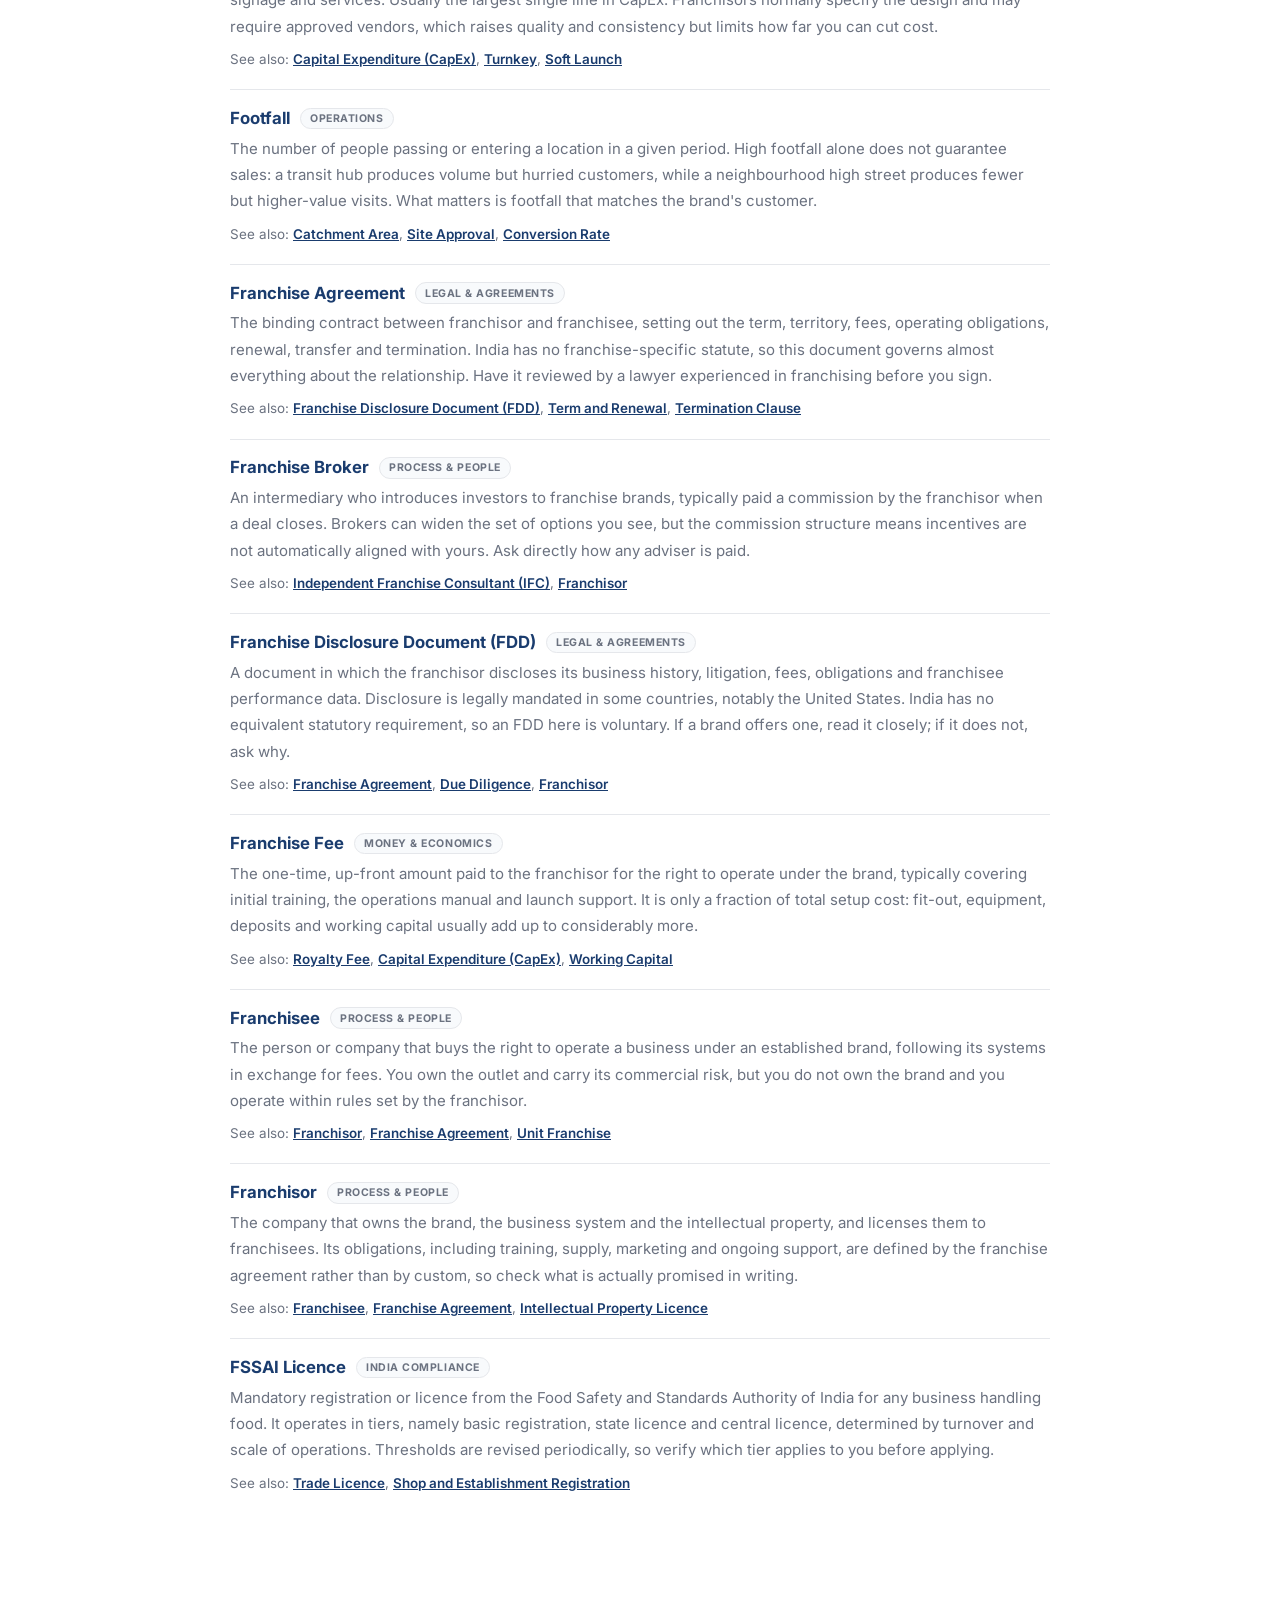
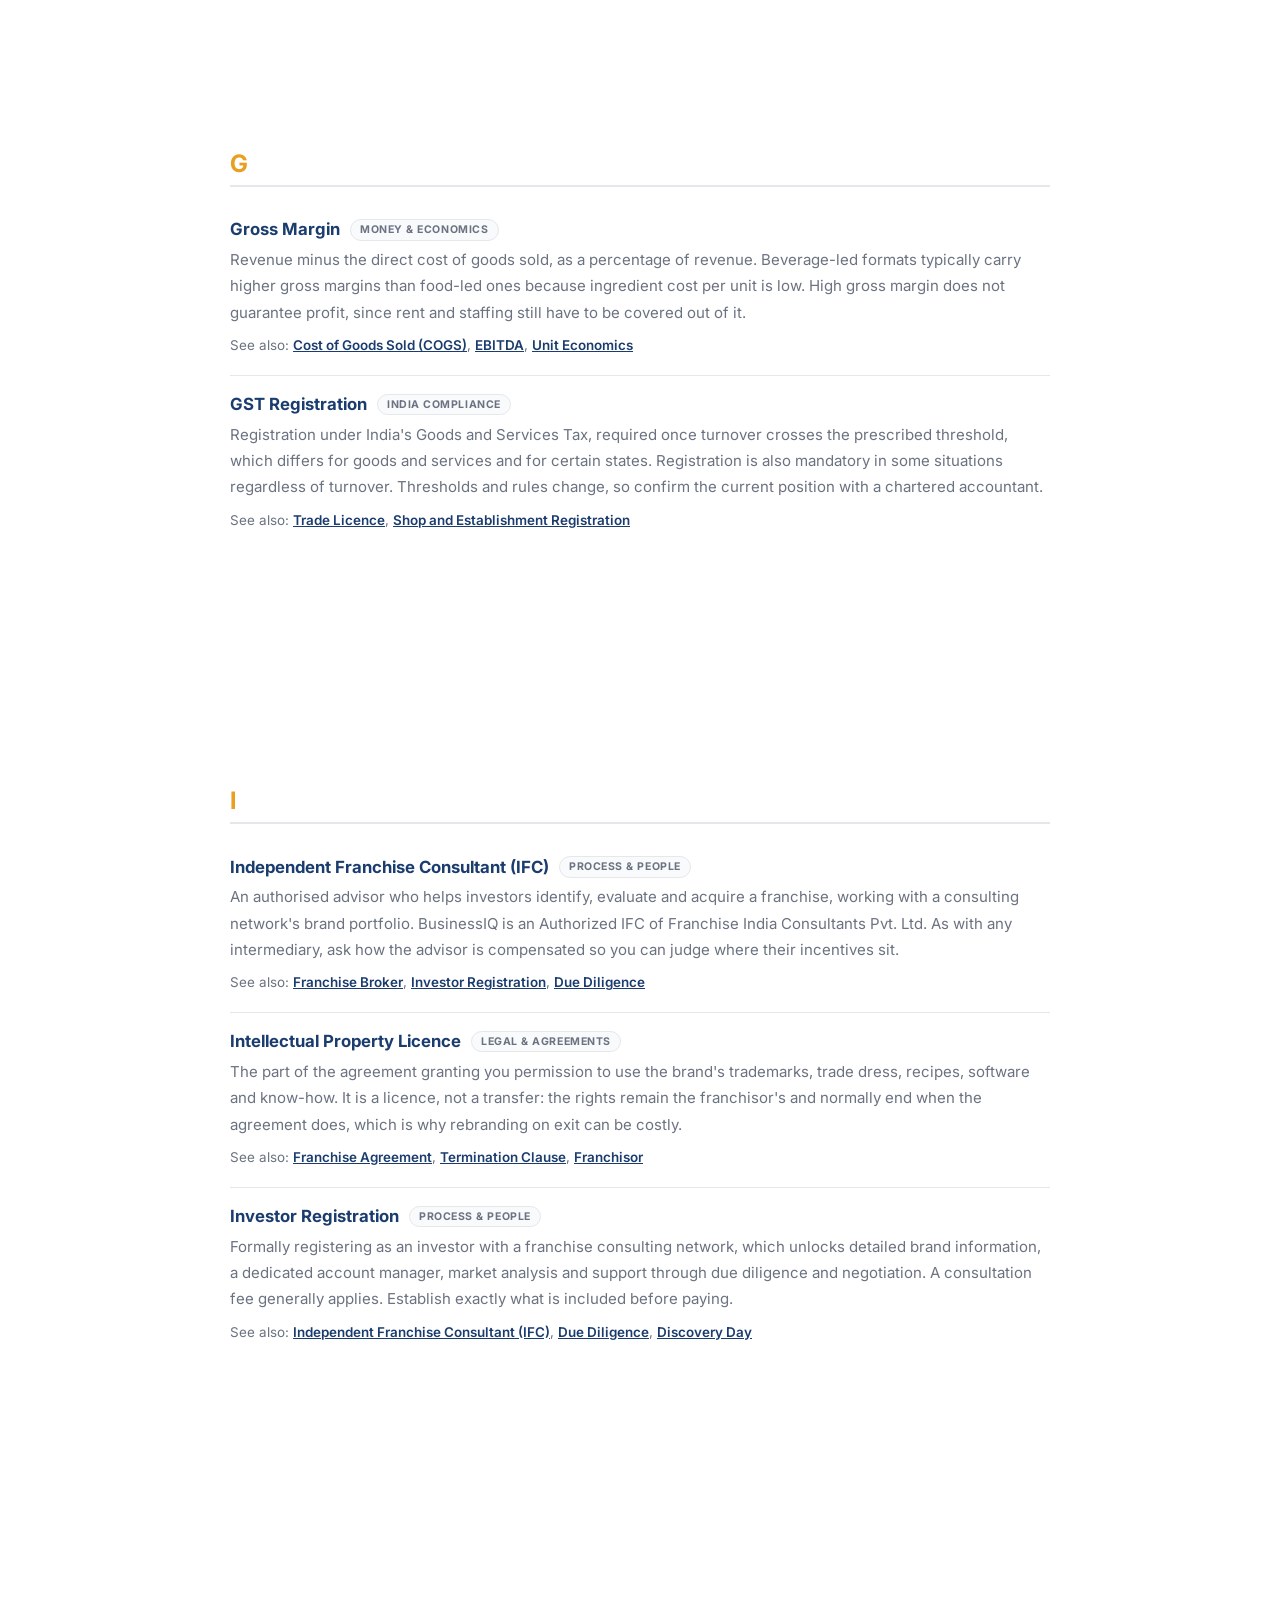
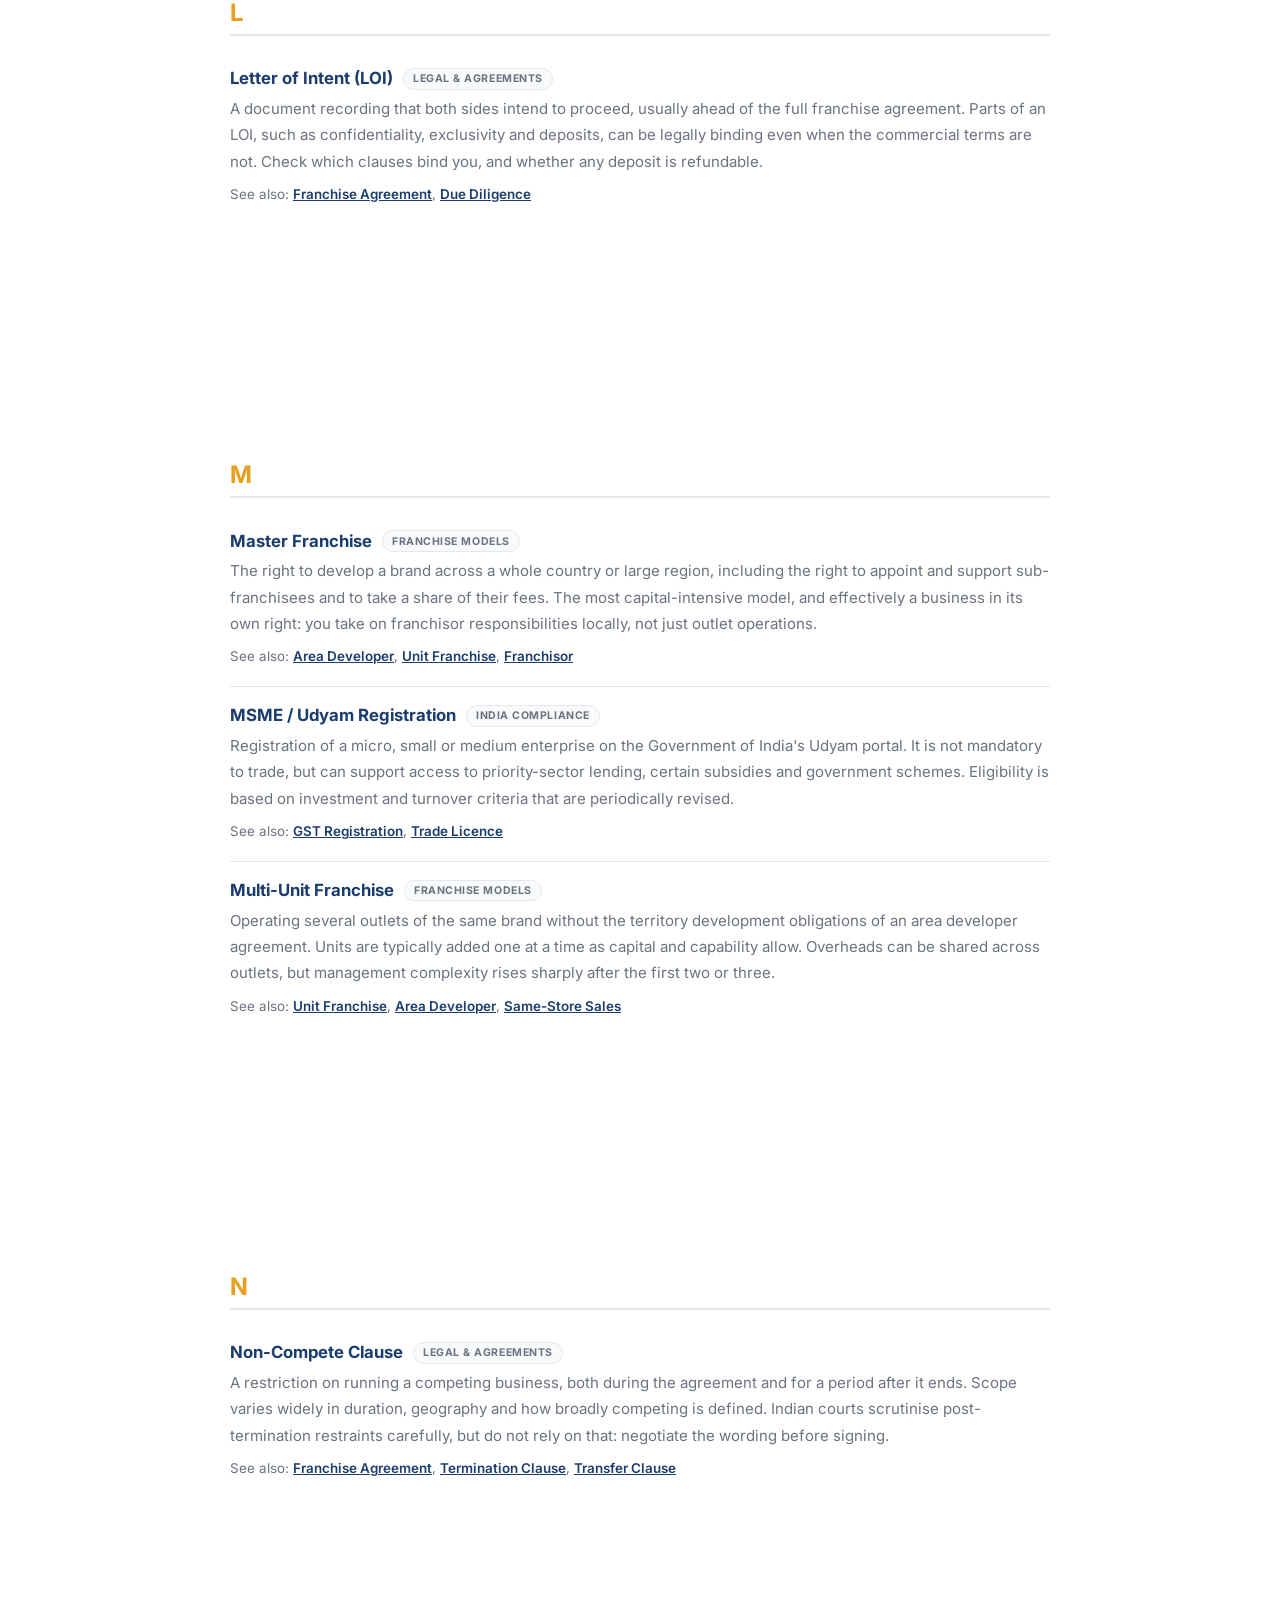
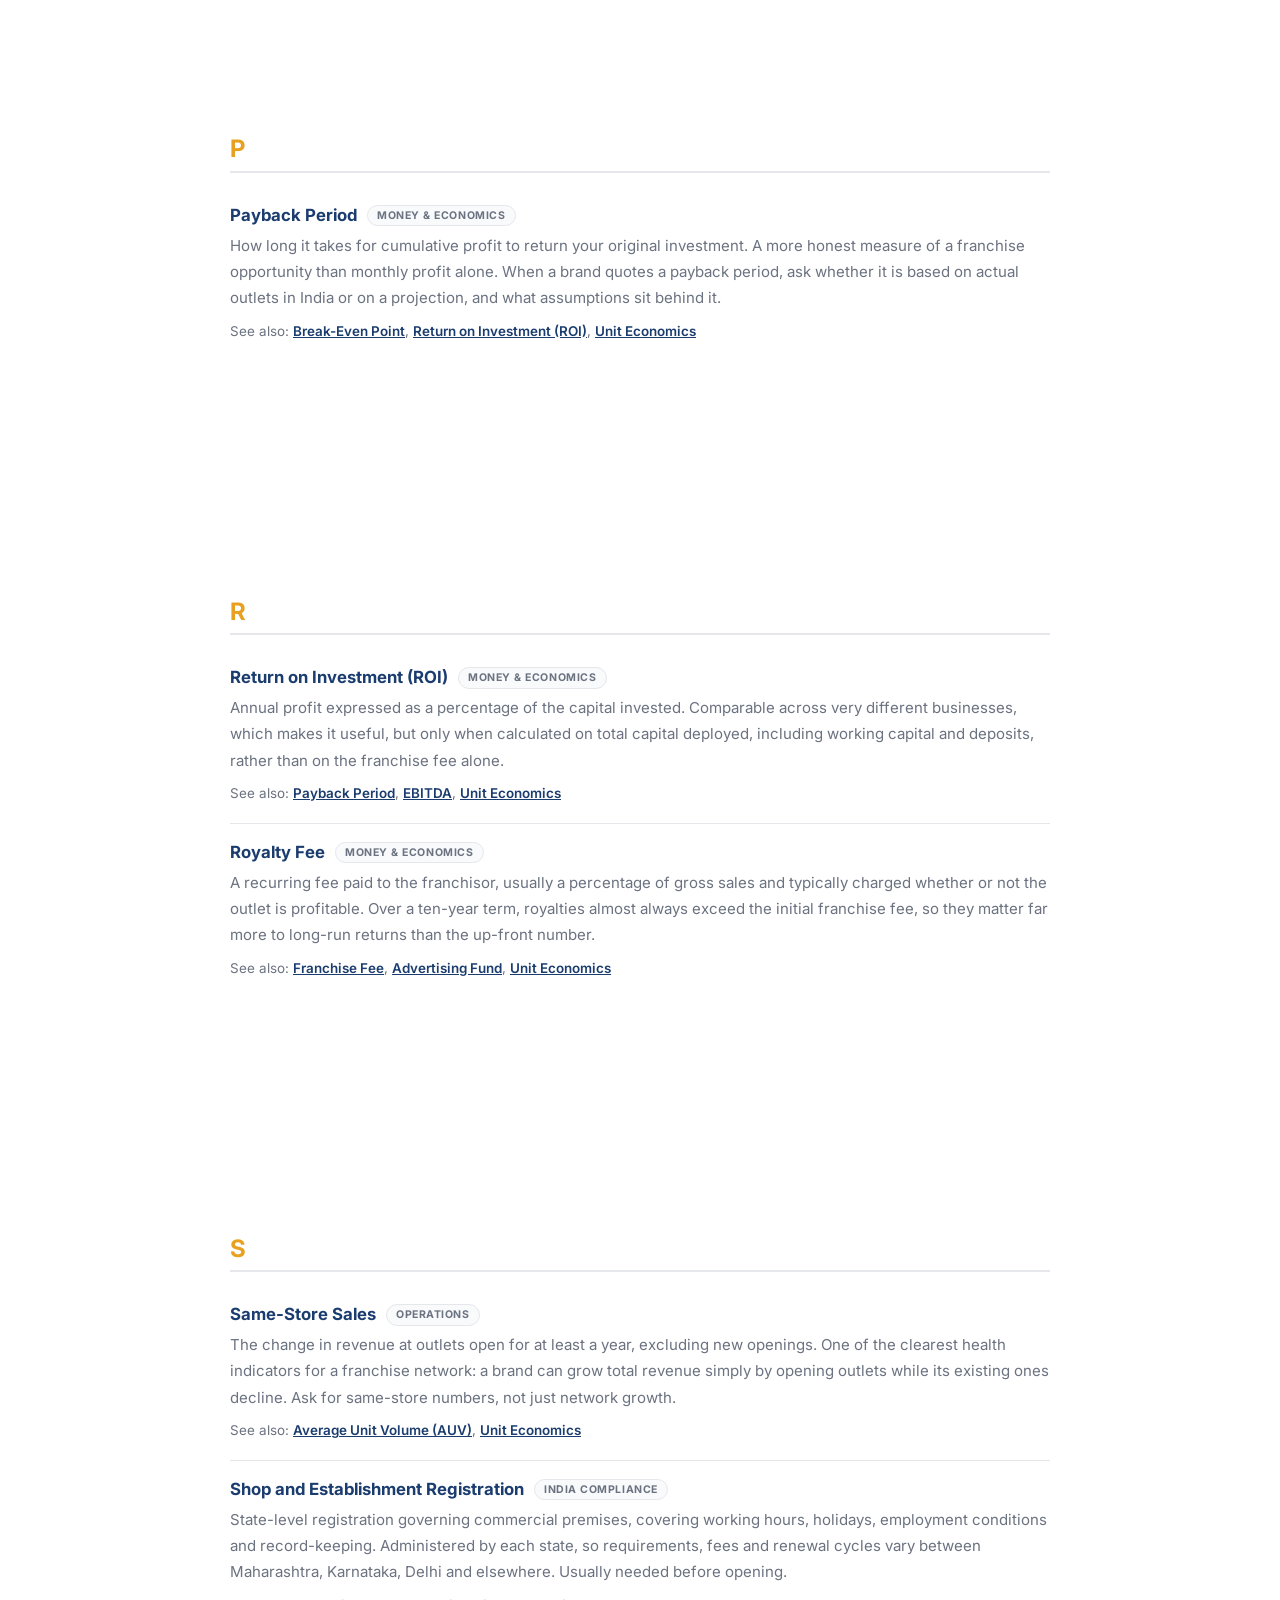
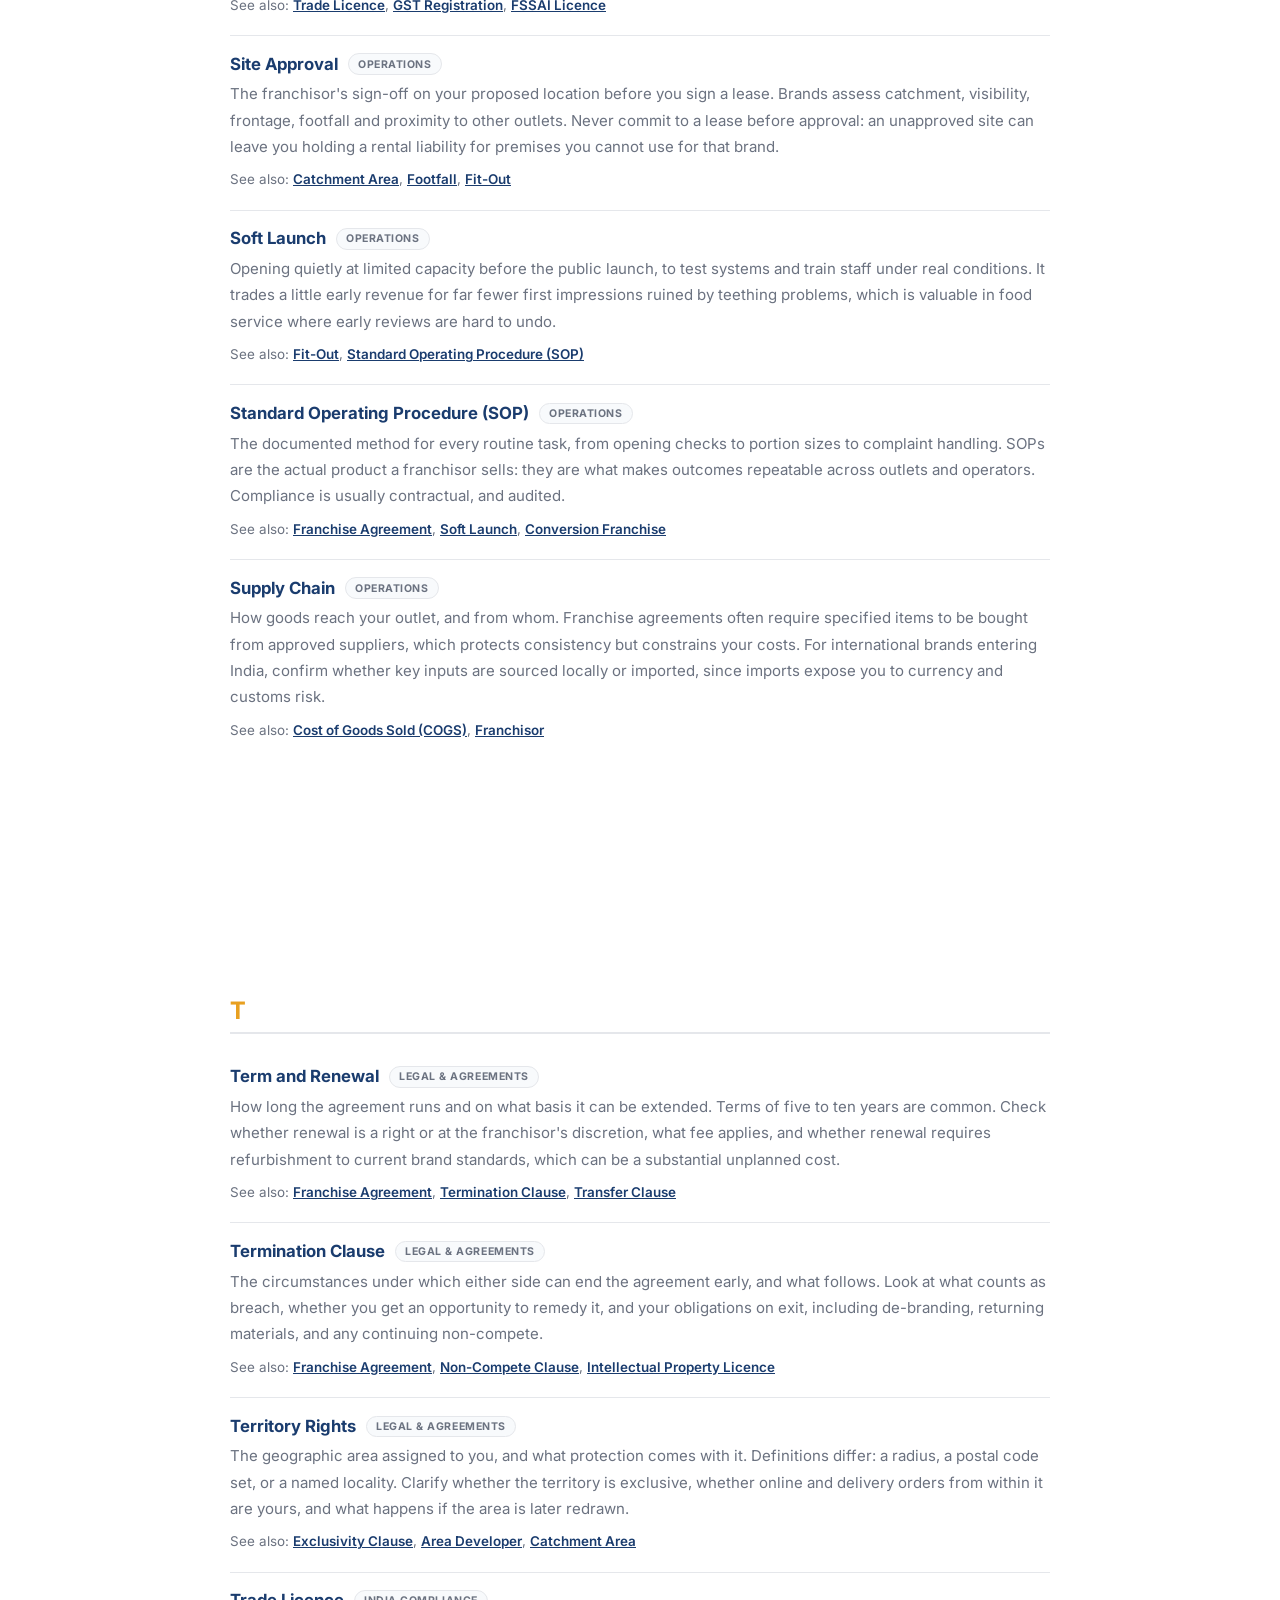
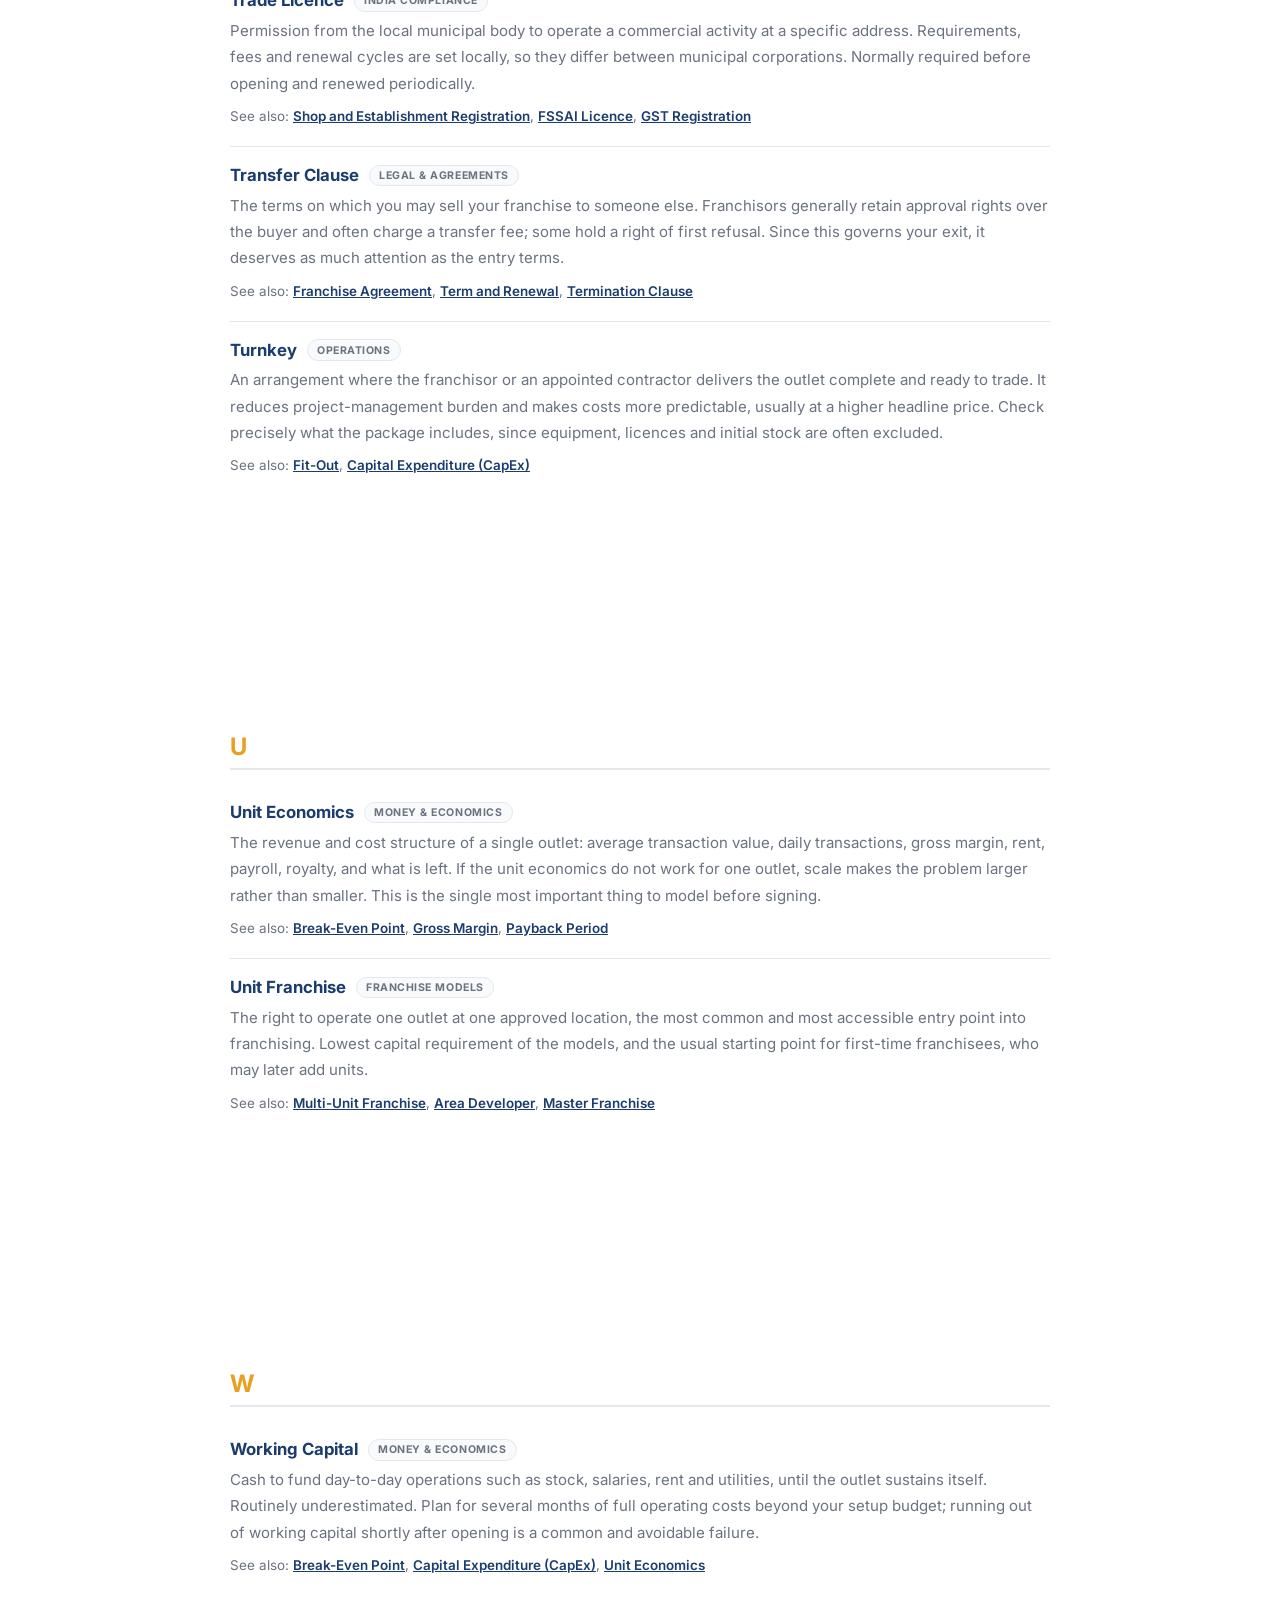
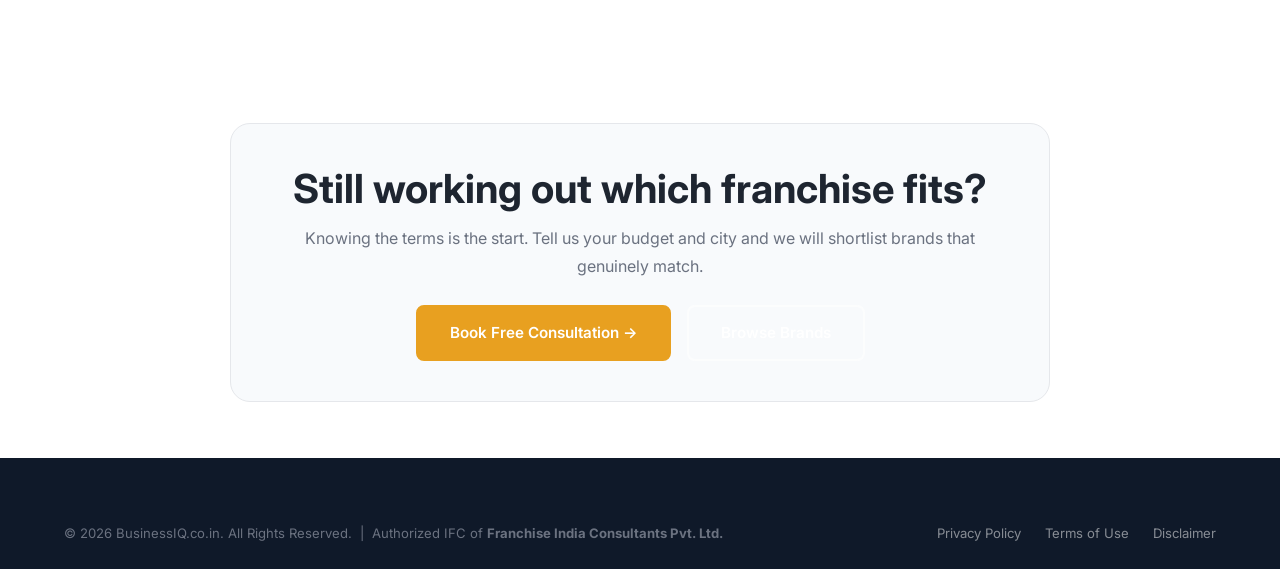
<file: learn/glossary.html>
<!DOCTYPE html>
<html lang="en">
<head>
  <meta charset="UTF-8" />
  <meta name="viewport" content="width=device-width, initial-scale=1.0" />
  <!-- GENERATED by tools/build-glossary.py from content/glossary.json. Do not edit by hand. -->
  <title>Franchise Glossary — 51 Terms Explained | BusinessIQ</title>
  <meta name="description" content="Plain-English definitions of the franchise terms Indian investors meet in contracts and cost sheets — royalty, FDD, master franchise, unit economics and more." />
  <meta name="author" content="BusinessIQ.co.in" />
  <meta name="robots" content="index, follow, max-snippet:-1, max-image-preview:large" />
  <link rel="icon" type="image/svg+xml" href="/assets/favicon.svg" />
  <link rel="canonical" href="https://www.businessiq.co.in/learn/glossary" />

  <meta property="og:title" content="Franchise Glossary — 51 Terms Explained" />
  <meta property="og:description" content="Plain-English definitions of the franchise terms Indian investors meet in contracts and cost sheets — royalty, FDD, master franchise, unit economics and more." />
  <meta property="og:type" content="article" />
  <meta property="og:url" content="https://www.businessiq.co.in/learn/glossary" />
  <meta property="og:image" content="https://www.businessiq.co.in/assets/og-image.png" />
  <meta property="og:image:width" content="1200" />
  <meta property="og:image:height" content="630" />
  <meta property="og:image:type" content="image/png" />
  <meta property="og:image:alt" content="BusinessIQ franchise glossary" />
  <meta property="og:locale" content="en_IN" />
  <meta property="og:site_name" content="BusinessIQ" />
  <meta name="twitter:card" content="summary_large_image" />
  <meta name="twitter:title" content="Franchise Glossary — 51 Terms Explained" />
  <meta name="twitter:description" content="Plain-English definitions of the franchise terms Indian investors meet in contracts and cost sheets — royalty, FDD, master franchise, unit economics and more." />
  <meta name="twitter:image" content="https://www.businessiq.co.in/assets/og-image.png" />

  <link rel="preconnect" href="https://fonts.googleapis.com" />
  <link rel="preconnect" href="https://fonts.gstatic.com" crossorigin />
  <link href="https://fonts.googleapis.com/css2?family=Inter:wght@400;500;600;700;800;900&display=swap" rel="stylesheet" />
  <link rel="stylesheet" href="/css/style.css" />

  <script type="application/ld+json">
{
  "@context": "https://schema.org",
  "@type": "DefinedTermSet",
  "@id": "https://www.businessiq.co.in/learn/glossary",
  "name": "Franchise Glossary",
  "description": "Plain-English definitions of the franchise terms Indian investors meet in contracts and cost sheets — royalty, FDD, master franchise, unit economics and more.",
  "url": "https://www.businessiq.co.in/learn/glossary",
  "hasDefinedTerm": [
    {
      "@type": "DefinedTerm",
      "@id": "https://www.businessiq.co.in/learn/glossary#advertising-fund",
      "name": "Advertising Fund",
      "description": "A shared marketing pool that franchisees pay into, usually 1-3% of gross sales, separate from the royalty. The franchisor spends it on brand-level advertising rather than on any single outlet. Ask how the fund is governed, whether the franchisor contributes to it, and whether you also carry a separate obligation to spend on local marketing for your own outlet.",
      "inDefinedTermSet": "https://www.businessiq.co.in/learn/glossary"
    },
    {
      "@type": "DefinedTerm",
      "@id": "https://www.businessiq.co.in/learn/glossary#area-developer",
      "name": "Area Developer",
      "description": "A franchisee who commits to opening an agreed number of outlets inside a defined territory, to a fixed schedule. You operate the outlets yourself rather than sub-franchising them. It costs more than a single unit and carries a development obligation: miss the schedule and you can lose exclusivity for the territory.",
      "inDefinedTermSet": "https://www.businessiq.co.in/learn/glossary"
    },
    {
      "@type": "DefinedTerm",
      "@id": "https://www.businessiq.co.in/learn/glossary#average-unit-volume",
      "name": "Average Unit Volume (AUV)",
      "description": "The average annual revenue of a single outlet across a brand's network. Useful for sizing expectations, but treat a headline AUV carefully: it blends flagship locations with weak ones, and averages from other countries rarely transfer to India. Ask for the range and the median, not just the average.",
      "inDefinedTermSet": "https://www.businessiq.co.in/learn/glossary"
    },
    {
      "@type": "DefinedTerm",
      "@id": "https://www.businessiq.co.in/learn/glossary#break-even-point",
      "name": "Break-Even Point",
      "description": "The monthly revenue at which an outlet covers all its costs and stops losing money. It is not the same as recovering your investment. Reaching break-even means you are no longer burning cash each month; getting your capital back is the payback period, which comes considerably later.",
      "inDefinedTermSet": "https://www.businessiq.co.in/learn/glossary"
    },
    {
      "@type": "DefinedTerm",
      "@id": "https://www.businessiq.co.in/learn/glossary#capital-expenditure",
      "name": "Capital Expenditure (CapEx)",
      "description": "One-time spend on physical assets needed to open: interiors, kitchen or retail equipment, furniture, signage and IT. Distinct from the franchise fee and from working capital. CapEx estimates quoted by a brand often assume a standard site, so a space needing structural work can push the real figure well above the brochure number.",
      "inDefinedTermSet": "https://www.businessiq.co.in/learn/glossary"
    },
    {
      "@type": "DefinedTerm",
      "@id": "https://www.businessiq.co.in/learn/glossary#catchment-area",
      "name": "Catchment Area",
      "description": "The geographic area an outlet realistically draws customers from, and the population and income profile inside it. For a mall kiosk this may be a few hundred metres; for a destination restaurant, several kilometres. Catchment quality drives revenue more than almost any other single factor, which is why brands insist on approving sites.",
      "inDefinedTermSet": "https://www.businessiq.co.in/learn/glossary"
    },
    {
      "@type": "DefinedTerm",
      "@id": "https://www.businessiq.co.in/learn/glossary#conversion-franchise",
      "name": "Conversion Franchise",
      "description": "An arrangement where an existing independent business rebrands and joins a franchise network, keeping its premises and often its staff. Common in services, salons and hospitality. It can shorten the path to opening, but the brand will usually require refurbishment to its standards and full adoption of its systems.",
      "inDefinedTermSet": "https://www.businessiq.co.in/learn/glossary"
    },
    {
      "@type": "DefinedTerm",
      "@id": "https://www.businessiq.co.in/learn/glossary#conversion-rate",
      "name": "Conversion Rate",
      "description": "The share of people passing or entering who actually buy. Together with footfall and average transaction value, it determines outlet revenue. A location with modest footfall and strong conversion frequently outperforms a busy site where most passers-by never stop.",
      "inDefinedTermSet": "https://www.businessiq.co.in/learn/glossary"
    },
    {
      "@type": "DefinedTerm",
      "@id": "https://www.businessiq.co.in/learn/glossary#cost-of-goods-sold",
      "name": "Cost of Goods Sold (COGS)",
      "description": "The direct cost of what you sell, such as ingredients, raw materials or stock, excluding rent and salaries. Usually expressed as a percentage of sales. In franchising, COGS is partly outside your control, because brands often require you to buy specified items through approved suppliers.",
      "inDefinedTermSet": "https://www.businessiq.co.in/learn/glossary"
    },
    {
      "@type": "DefinedTerm",
      "@id": "https://www.businessiq.co.in/learn/glossary#discovery-day",
      "name": "Discovery Day",
      "description": "A structured visit where a prospective franchisee meets the franchisor's team, sees operations first-hand and asks questions before committing. Treat it as due diligence in both directions: the brand is assessing you as well. Come with questions about unit economics and franchisee turnover, not just the product.",
      "inDefinedTermSet": "https://www.businessiq.co.in/learn/glossary"
    },
    {
      "@type": "DefinedTerm",
      "@id": "https://www.businessiq.co.in/learn/glossary#due-diligence",
      "name": "Due Diligence",
      "description": "The investigation you carry out before signing: verifying the franchisor's financials and litigation history, reading the agreement with a lawyer, modelling the unit economics yourself, and, most revealing of all, speaking to current and former franchisees without the brand present.",
      "inDefinedTermSet": "https://www.businessiq.co.in/learn/glossary"
    },
    {
      "@type": "DefinedTerm",
      "@id": "https://www.businessiq.co.in/learn/glossary#ebitda",
      "name": "EBITDA",
      "description": "Earnings before interest, tax, depreciation and amortisation, a measure of operating profitability before financing and accounting effects. Useful for comparing outlets, but it deliberately excludes real costs. An outlet with healthy EBITDA can still be a poor investment once loan repayments and equipment replacement are counted.",
      "inDefinedTermSet": "https://www.businessiq.co.in/learn/glossary"
    },
    {
      "@type": "DefinedTerm",
      "@id": "https://www.businessiq.co.in/learn/glossary#exclusivity-clause",
      "name": "Exclusivity Clause",
      "description": "The contractual promise that the franchisor will not open, or license someone else to open, a competing outlet inside your territory. Read it closely: exclusivity is often narrower than it first appears, and may carve out malls, airports, institutional sites or the brand's own online and delivery channels.",
      "inDefinedTermSet": "https://www.businessiq.co.in/learn/glossary"
    },
    {
      "@type": "DefinedTerm",
      "@id": "https://www.businessiq.co.in/learn/glossary#fdi-in-retail",
      "name": "FDI in Retail",
      "description": "Foreign Direct Investment rules governing overseas ownership in Indian retail. The permitted share and approval route differ between single-brand and multi-brand retail, and conditions such as local sourcing can apply. The policy has been revised several times, so confirm the current position with a professional advisor before structuring any deal.",
      "inDefinedTermSet": "https://www.businessiq.co.in/learn/glossary"
    },
    {
      "@type": "DefinedTerm",
      "@id": "https://www.businessiq.co.in/learn/glossary#fit-out",
      "name": "Fit-Out",
      "description": "Converting a bare shell into a finished, brand-compliant outlet: flooring, ceiling, lighting, furniture, counters, signage and services. Usually the largest single line in CapEx. Franchisors normally specify the design and may require approved vendors, which raises quality and consistency but limits how far you can cut cost.",
      "inDefinedTermSet": "https://www.businessiq.co.in/learn/glossary"
    },
    {
      "@type": "DefinedTerm",
      "@id": "https://www.businessiq.co.in/learn/glossary#footfall",
      "name": "Footfall",
      "description": "The number of people passing or entering a location in a given period. High footfall alone does not guarantee sales: a transit hub produces volume but hurried customers, while a neighbourhood high street produces fewer but higher-value visits. What matters is footfall that matches the brand's customer.",
      "inDefinedTermSet": "https://www.businessiq.co.in/learn/glossary"
    },
    {
      "@type": "DefinedTerm",
      "@id": "https://www.businessiq.co.in/learn/glossary#franchise-agreement",
      "name": "Franchise Agreement",
      "description": "The binding contract between franchisor and franchisee, setting out the term, territory, fees, operating obligations, renewal, transfer and termination. India has no franchise-specific statute, so this document governs almost everything about the relationship. Have it reviewed by a lawyer experienced in franchising before you sign.",
      "inDefinedTermSet": "https://www.businessiq.co.in/learn/glossary"
    },
    {
      "@type": "DefinedTerm",
      "@id": "https://www.businessiq.co.in/learn/glossary#franchise-broker",
      "name": "Franchise Broker",
      "description": "An intermediary who introduces investors to franchise brands, typically paid a commission by the franchisor when a deal closes. Brokers can widen the set of options you see, but the commission structure means incentives are not automatically aligned with yours. Ask directly how any adviser is paid.",
      "inDefinedTermSet": "https://www.businessiq.co.in/learn/glossary"
    },
    {
      "@type": "DefinedTerm",
      "@id": "https://www.businessiq.co.in/learn/glossary#franchise-disclosure-document",
      "name": "Franchise Disclosure Document (FDD)",
      "description": "A document in which the franchisor discloses its business history, litigation, fees, obligations and franchisee performance data. Disclosure is legally mandated in some countries, notably the United States. India has no equivalent statutory requirement, so an FDD here is voluntary. If a brand offers one, read it closely; if it does not, ask why.",
      "inDefinedTermSet": "https://www.businessiq.co.in/learn/glossary"
    },
    {
      "@type": "DefinedTerm",
      "@id": "https://www.businessiq.co.in/learn/glossary#franchise-fee",
      "name": "Franchise Fee",
      "description": "The one-time, up-front amount paid to the franchisor for the right to operate under the brand, typically covering initial training, the operations manual and launch support. It is only a fraction of total setup cost: fit-out, equipment, deposits and working capital usually add up to considerably more.",
      "inDefinedTermSet": "https://www.businessiq.co.in/learn/glossary"
    },
    {
      "@type": "DefinedTerm",
      "@id": "https://www.businessiq.co.in/learn/glossary#franchisee",
      "name": "Franchisee",
      "description": "The person or company that buys the right to operate a business under an established brand, following its systems in exchange for fees. You own the outlet and carry its commercial risk, but you do not own the brand and you operate within rules set by the franchisor.",
      "inDefinedTermSet": "https://www.businessiq.co.in/learn/glossary"
    },
    {
      "@type": "DefinedTerm",
      "@id": "https://www.businessiq.co.in/learn/glossary#franchisor",
      "name": "Franchisor",
      "description": "The company that owns the brand, the business system and the intellectual property, and licenses them to franchisees. Its obligations, including training, supply, marketing and ongoing support, are defined by the franchise agreement rather than by custom, so check what is actually promised in writing.",
      "inDefinedTermSet": "https://www.businessiq.co.in/learn/glossary"
    },
    {
      "@type": "DefinedTerm",
      "@id": "https://www.businessiq.co.in/learn/glossary#fssai-licence",
      "name": "FSSAI Licence",
      "description": "Mandatory registration or licence from the Food Safety and Standards Authority of India for any business handling food. It operates in tiers, namely basic registration, state licence and central licence, determined by turnover and scale of operations. Thresholds are revised periodically, so verify which tier applies to you before applying.",
      "inDefinedTermSet": "https://www.businessiq.co.in/learn/glossary"
    },
    {
      "@type": "DefinedTerm",
      "@id": "https://www.businessiq.co.in/learn/glossary#gross-margin",
      "name": "Gross Margin",
      "description": "Revenue minus the direct cost of goods sold, as a percentage of revenue. Beverage-led formats typically carry higher gross margins than food-led ones because ingredient cost per unit is low. High gross margin does not guarantee profit, since rent and staffing still have to be covered out of it.",
      "inDefinedTermSet": "https://www.businessiq.co.in/learn/glossary"
    },
    {
      "@type": "DefinedTerm",
      "@id": "https://www.businessiq.co.in/learn/glossary#gst-registration",
      "name": "GST Registration",
      "description": "Registration under India's Goods and Services Tax, required once turnover crosses the prescribed threshold, which differs for goods and services and for certain states. Registration is also mandatory in some situations regardless of turnover. Thresholds and rules change, so confirm the current position with a chartered accountant.",
      "inDefinedTermSet": "https://www.businessiq.co.in/learn/glossary"
    },
    {
      "@type": "DefinedTerm",
      "@id": "https://www.businessiq.co.in/learn/glossary#independent-franchise-consultant",
      "name": "Independent Franchise Consultant (IFC)",
      "description": "An authorised advisor who helps investors identify, evaluate and acquire a franchise, working with a consulting network's brand portfolio. BusinessIQ is an Authorized IFC of Franchise India Consultants Pvt. Ltd. As with any intermediary, ask how the advisor is compensated so you can judge where their incentives sit.",
      "inDefinedTermSet": "https://www.businessiq.co.in/learn/glossary"
    },
    {
      "@type": "DefinedTerm",
      "@id": "https://www.businessiq.co.in/learn/glossary#intellectual-property-licence",
      "name": "Intellectual Property Licence",
      "description": "The part of the agreement granting you permission to use the brand's trademarks, trade dress, recipes, software and know-how. It is a licence, not a transfer: the rights remain the franchisor's and normally end when the agreement does, which is why rebranding on exit can be costly.",
      "inDefinedTermSet": "https://www.businessiq.co.in/learn/glossary"
    },
    {
      "@type": "DefinedTerm",
      "@id": "https://www.businessiq.co.in/learn/glossary#investor-registration",
      "name": "Investor Registration",
      "description": "Formally registering as an investor with a franchise consulting network, which unlocks detailed brand information, a dedicated account manager, market analysis and support through due diligence and negotiation. A consultation fee generally applies. Establish exactly what is included before paying.",
      "inDefinedTermSet": "https://www.businessiq.co.in/learn/glossary"
    },
    {
      "@type": "DefinedTerm",
      "@id": "https://www.businessiq.co.in/learn/glossary#letter-of-intent",
      "name": "Letter of Intent (LOI)",
      "description": "A document recording that both sides intend to proceed, usually ahead of the full franchise agreement. Parts of an LOI, such as confidentiality, exclusivity and deposits, can be legally binding even when the commercial terms are not. Check which clauses bind you, and whether any deposit is refundable.",
      "inDefinedTermSet": "https://www.businessiq.co.in/learn/glossary"
    },
    {
      "@type": "DefinedTerm",
      "@id": "https://www.businessiq.co.in/learn/glossary#master-franchise",
      "name": "Master Franchise",
      "description": "The right to develop a brand across a whole country or large region, including the right to appoint and support sub-franchisees and to take a share of their fees. The most capital-intensive model, and effectively a business in its own right: you take on franchisor responsibilities locally, not just outlet operations.",
      "inDefinedTermSet": "https://www.businessiq.co.in/learn/glossary"
    },
    {
      "@type": "DefinedTerm",
      "@id": "https://www.businessiq.co.in/learn/glossary#msme-udyam-registration",
      "name": "MSME / Udyam Registration",
      "description": "Registration of a micro, small or medium enterprise on the Government of India's Udyam portal. It is not mandatory to trade, but can support access to priority-sector lending, certain subsidies and government schemes. Eligibility is based on investment and turnover criteria that are periodically revised.",
      "inDefinedTermSet": "https://www.businessiq.co.in/learn/glossary"
    },
    {
      "@type": "DefinedTerm",
      "@id": "https://www.businessiq.co.in/learn/glossary#multi-unit-franchise",
      "name": "Multi-Unit Franchise",
      "description": "Operating several outlets of the same brand without the territory development obligations of an area developer agreement. Units are typically added one at a time as capital and capability allow. Overheads can be shared across outlets, but management complexity rises sharply after the first two or three.",
      "inDefinedTermSet": "https://www.businessiq.co.in/learn/glossary"
    },
    {
      "@type": "DefinedTerm",
      "@id": "https://www.businessiq.co.in/learn/glossary#non-compete-clause",
      "name": "Non-Compete Clause",
      "description": "A restriction on running a competing business, both during the agreement and for a period after it ends. Scope varies widely in duration, geography and how broadly competing is defined. Indian courts scrutinise post-termination restraints carefully, but do not rely on that: negotiate the wording before signing.",
      "inDefinedTermSet": "https://www.businessiq.co.in/learn/glossary"
    },
    {
      "@type": "DefinedTerm",
      "@id": "https://www.businessiq.co.in/learn/glossary#payback-period",
      "name": "Payback Period",
      "description": "How long it takes for cumulative profit to return your original investment. A more honest measure of a franchise opportunity than monthly profit alone. When a brand quotes a payback period, ask whether it is based on actual outlets in India or on a projection, and what assumptions sit behind it.",
      "inDefinedTermSet": "https://www.businessiq.co.in/learn/glossary"
    },
    {
      "@type": "DefinedTerm",
      "@id": "https://www.businessiq.co.in/learn/glossary#return-on-investment",
      "name": "Return on Investment (ROI)",
      "description": "Annual profit expressed as a percentage of the capital invested. Comparable across very different businesses, which makes it useful, but only when calculated on total capital deployed, including working capital and deposits, rather than on the franchise fee alone.",
      "inDefinedTermSet": "https://www.businessiq.co.in/learn/glossary"
    },
    {
      "@type": "DefinedTerm",
      "@id": "https://www.businessiq.co.in/learn/glossary#royalty-fee",
      "name": "Royalty Fee",
      "description": "A recurring fee paid to the franchisor, usually a percentage of gross sales and typically charged whether or not the outlet is profitable. Over a ten-year term, royalties almost always exceed the initial franchise fee, so they matter far more to long-run returns than the up-front number.",
      "inDefinedTermSet": "https://www.businessiq.co.in/learn/glossary"
    },
    {
      "@type": "DefinedTerm",
      "@id": "https://www.businessiq.co.in/learn/glossary#same-store-sales",
      "name": "Same-Store Sales",
      "description": "The change in revenue at outlets open for at least a year, excluding new openings. One of the clearest health indicators for a franchise network: a brand can grow total revenue simply by opening outlets while its existing ones decline. Ask for same-store numbers, not just network growth.",
      "inDefinedTermSet": "https://www.businessiq.co.in/learn/glossary"
    },
    {
      "@type": "DefinedTerm",
      "@id": "https://www.businessiq.co.in/learn/glossary#shop-and-establishment-registration",
      "name": "Shop and Establishment Registration",
      "description": "State-level registration governing commercial premises, covering working hours, holidays, employment conditions and record-keeping. Administered by each state, so requirements, fees and renewal cycles vary between Maharashtra, Karnataka, Delhi and elsewhere. Usually needed before opening.",
      "inDefinedTermSet": "https://www.businessiq.co.in/learn/glossary"
    },
    {
      "@type": "DefinedTerm",
      "@id": "https://www.businessiq.co.in/learn/glossary#site-approval",
      "name": "Site Approval",
      "description": "The franchisor's sign-off on your proposed location before you sign a lease. Brands assess catchment, visibility, frontage, footfall and proximity to other outlets. Never commit to a lease before approval: an unapproved site can leave you holding a rental liability for premises you cannot use for that brand.",
      "inDefinedTermSet": "https://www.businessiq.co.in/learn/glossary"
    },
    {
      "@type": "DefinedTerm",
      "@id": "https://www.businessiq.co.in/learn/glossary#soft-launch",
      "name": "Soft Launch",
      "description": "Opening quietly at limited capacity before the public launch, to test systems and train staff under real conditions. It trades a little early revenue for far fewer first impressions ruined by teething problems, which is valuable in food service where early reviews are hard to undo.",
      "inDefinedTermSet": "https://www.businessiq.co.in/learn/glossary"
    },
    {
      "@type": "DefinedTerm",
      "@id": "https://www.businessiq.co.in/learn/glossary#standard-operating-procedure",
      "name": "Standard Operating Procedure (SOP)",
      "description": "The documented method for every routine task, from opening checks to portion sizes to complaint handling. SOPs are the actual product a franchisor sells: they are what makes outcomes repeatable across outlets and operators. Compliance is usually contractual, and audited.",
      "inDefinedTermSet": "https://www.businessiq.co.in/learn/glossary"
    },
    {
      "@type": "DefinedTerm",
      "@id": "https://www.businessiq.co.in/learn/glossary#supply-chain",
      "name": "Supply Chain",
      "description": "How goods reach your outlet, and from whom. Franchise agreements often require specified items to be bought from approved suppliers, which protects consistency but constrains your costs. For international brands entering India, confirm whether key inputs are sourced locally or imported, since imports expose you to currency and customs risk.",
      "inDefinedTermSet": "https://www.businessiq.co.in/learn/glossary"
    },
    {
      "@type": "DefinedTerm",
      "@id": "https://www.businessiq.co.in/learn/glossary#term-and-renewal",
      "name": "Term and Renewal",
      "description": "How long the agreement runs and on what basis it can be extended. Terms of five to ten years are common. Check whether renewal is a right or at the franchisor's discretion, what fee applies, and whether renewal requires refurbishment to current brand standards, which can be a substantial unplanned cost.",
      "inDefinedTermSet": "https://www.businessiq.co.in/learn/glossary"
    },
    {
      "@type": "DefinedTerm",
      "@id": "https://www.businessiq.co.in/learn/glossary#termination-clause",
      "name": "Termination Clause",
      "description": "The circumstances under which either side can end the agreement early, and what follows. Look at what counts as breach, whether you get an opportunity to remedy it, and your obligations on exit, including de-branding, returning materials, and any continuing non-compete.",
      "inDefinedTermSet": "https://www.businessiq.co.in/learn/glossary"
    },
    {
      "@type": "DefinedTerm",
      "@id": "https://www.businessiq.co.in/learn/glossary#territory-rights",
      "name": "Territory Rights",
      "description": "The geographic area assigned to you, and what protection comes with it. Definitions differ: a radius, a postal code set, or a named locality. Clarify whether the territory is exclusive, whether online and delivery orders from within it are yours, and what happens if the area is later redrawn.",
      "inDefinedTermSet": "https://www.businessiq.co.in/learn/glossary"
    },
    {
      "@type": "DefinedTerm",
      "@id": "https://www.businessiq.co.in/learn/glossary#trade-licence",
      "name": "Trade Licence",
      "description": "Permission from the local municipal body to operate a commercial activity at a specific address. Requirements, fees and renewal cycles are set locally, so they differ between municipal corporations. Normally required before opening and renewed periodically.",
      "inDefinedTermSet": "https://www.businessiq.co.in/learn/glossary"
    },
    {
      "@type": "DefinedTerm",
      "@id": "https://www.businessiq.co.in/learn/glossary#transfer-clause",
      "name": "Transfer Clause",
      "description": "The terms on which you may sell your franchise to someone else. Franchisors generally retain approval rights over the buyer and often charge a transfer fee; some hold a right of first refusal. Since this governs your exit, it deserves as much attention as the entry terms.",
      "inDefinedTermSet": "https://www.businessiq.co.in/learn/glossary"
    },
    {
      "@type": "DefinedTerm",
      "@id": "https://www.businessiq.co.in/learn/glossary#turnkey",
      "name": "Turnkey",
      "description": "An arrangement where the franchisor or an appointed contractor delivers the outlet complete and ready to trade. It reduces project-management burden and makes costs more predictable, usually at a higher headline price. Check precisely what the package includes, since equipment, licences and initial stock are often excluded.",
      "inDefinedTermSet": "https://www.businessiq.co.in/learn/glossary"
    },
    {
      "@type": "DefinedTerm",
      "@id": "https://www.businessiq.co.in/learn/glossary#unit-economics",
      "name": "Unit Economics",
      "description": "The revenue and cost structure of a single outlet: average transaction value, daily transactions, gross margin, rent, payroll, royalty, and what is left. If the unit economics do not work for one outlet, scale makes the problem larger rather than smaller. This is the single most important thing to model before signing.",
      "inDefinedTermSet": "https://www.businessiq.co.in/learn/glossary"
    },
    {
      "@type": "DefinedTerm",
      "@id": "https://www.businessiq.co.in/learn/glossary#unit-franchise",
      "name": "Unit Franchise",
      "description": "The right to operate one outlet at one approved location, the most common and most accessible entry point into franchising. Lowest capital requirement of the models, and the usual starting point for first-time franchisees, who may later add units.",
      "inDefinedTermSet": "https://www.businessiq.co.in/learn/glossary"
    },
    {
      "@type": "DefinedTerm",
      "@id": "https://www.businessiq.co.in/learn/glossary#working-capital",
      "name": "Working Capital",
      "description": "Cash to fund day-to-day operations such as stock, salaries, rent and utilities, until the outlet sustains itself. Routinely underestimated. Plan for several months of full operating costs beyond your setup budget; running out of working capital shortly after opening is a common and avoidable failure.",
      "inDefinedTermSet": "https://www.businessiq.co.in/learn/glossary"
    }
  ]
}
  </script>
  <script type="application/ld+json">
{
  "@context": "https://schema.org",
  "@type": "BreadcrumbList",
  "itemListElement": [
    {
      "@type": "ListItem",
      "position": 1,
      "name": "Home",
      "item": "https://www.businessiq.co.in/"
    },
    {
      "@type": "ListItem",
      "position": 2,
      "name": "Learn",
      "item": "https://www.businessiq.co.in/learn"
    },
    {
      "@type": "ListItem",
      "position": 3,
      "name": "Franchise Glossary",
      "item": "https://www.businessiq.co.in/learn/glossary"
    }
  ]
}
  </script>

  <style>
    .g-jump {
      position: sticky; top: 104px; z-index: 50;
      background: #fff; border-bottom: 1px solid var(--border);
      padding: 0.6rem 0; display: flex; flex-wrap: wrap; gap: 0.15rem;
      justify-content: center; font-size: 0.82rem; font-weight: 700;
    }
    .g-jump a, .g-jump span {
      min-width: 1.6rem; text-align: center; padding: 0.2rem 0.1rem; border-radius: 5px;
    }
    .g-jump a { color: var(--primary); }
    .g-jump a:hover { background: var(--bg-light); color: var(--accent-dark); }
    .g-jump span { color: var(--border); }

    .g-group { margin-bottom: 2.5rem; }
    .g-letter {
      font-size: 1.5rem; color: var(--accent); border-bottom: 2px solid var(--border);
      padding-bottom: 0.4rem; margin-bottom: 1.25rem;
    }
    .g-term { padding: 1.1rem 0; border-bottom: 1px solid var(--border); scroll-margin-top: 160px; }
    .g-term:last-child { border-bottom: none; }
    .g-term h3 {
      font-size: 1.05rem; color: var(--primary); margin: 0 0 0.4rem;
      display: flex; align-items: center; gap: 0.6rem; flex-wrap: wrap;
    }
    .g-cat {
      font-size: 0.66rem; font-weight: 700; text-transform: uppercase; letter-spacing: 0.05em;
      background: var(--bg-light); color: var(--text-muted);
      padding: 0.2rem 0.6rem; border-radius: 999px; border: 1px solid var(--border);
    }
    .g-term p { color: var(--text-muted); line-height: 1.75; margin: 0; font-size: 0.94rem; }
    .g-also { margin-top: 0.5rem !important; font-size: 0.84rem !important; }
    .g-also a { color: var(--primary); font-weight: 600; text-decoration: underline; }
    .g-also a:hover { color: var(--accent-dark); }

    @media (max-width: 600px) {
      .g-jump { top: 92px; font-size: 0.76rem; }
      .g-term { scroll-margin-top: 150px; }
    }
  </style>
</head>
<body>

<div class="ifc-bar">
  <span class="ifc-long">BusinessIQ is an <strong style="color:#e8a020;">Authorized Independent Franchise Consultant (IFC)</strong> of <strong style="color:#fff;">Franchise India Consultants Pvt. Ltd.</strong> &nbsp;|&nbsp; All leads &amp; enquiries are processed through Franchise India.</span>
  <span class="ifc-short"><strong style="color:#e8a020;">Authorized IFC</strong> &middot; Franchise India Consultants Pvt. Ltd.</span>
</div>

<nav class="navbar" id="navbar" role="navigation" aria-label="Main navigation">
  <div class="container">
    <div class="nav-inner">
      <a href="/" class="nav-logo" aria-label="BusinessIQ home">
        <img src="/assets/logo-icon.svg" alt="" height="36" width="36" aria-hidden="true" />
        Business<span>IQ</span>
      </a>
      <ul class="nav-links" id="navLinks">
        <li><a href="/#about">About</a></li>
        <li><a href="/brands">Brands</a></li>
        <li><a href="/#why-us">Why Us</a></li>
        <li><a href="/#investment">Investment</a></li>
        <li><a href="/learn">Learn</a></li>
        <li><a href="/#faq">FAQ</a></li>
        <li><a href="/#contact">Contact</a></li>
      </ul>
      <a href="/#contact" class="btn btn-primary nav-cta">Get Started &rarr;</a>
      <button class="hamburger" id="hamburger" aria-label="Toggle menu" aria-expanded="false">
        <span></span><span></span><span></span>
      </button>
    </div>
  </div>
</nav>

<header class="page-hero">
  <div class="container">
    <span class="tag">&#128218; Learn</span>
    <h1>Franchise <span>Glossary</span></h1>
    <p>Franchising has its own vocabulary, and most of it turns up for the first time in a contract or a cost sheet, which is a bad moment to meet a new word. These are the terms that come up most often when investors across India evaluate a franchise, written in plain English.</p>
  </div>
</header>

<nav class="breadcrumb" aria-label="Breadcrumb">
  <div class="container">
    <a href="/">Home</a> <span>&rsaquo;</span> <a href="/learn">Learn</a> <span>&rsaquo;</span> <span>Glossary</span>
  </div>
</nav>

<nav class="g-jump" aria-label="Jump to letter">
  <div class="container" style="display:flex;flex-wrap:wrap;gap:0.15rem;justify-content:center;">
        <a href="#letter-A">A</a>
        <a href="#letter-B">B</a>
        <a href="#letter-C">C</a>
        <a href="#letter-D">D</a>
        <a href="#letter-E">E</a>
        <a href="#letter-F">F</a>
        <a href="#letter-G">G</a>
        <span aria-hidden="true">H</span>
        <a href="#letter-I">I</a>
        <span aria-hidden="true">J</span>
        <span aria-hidden="true">K</span>
        <a href="#letter-L">L</a>
        <a href="#letter-M">M</a>
        <a href="#letter-N">N</a>
        <span aria-hidden="true">O</span>
        <a href="#letter-P">P</a>
        <span aria-hidden="true">Q</span>
        <a href="#letter-R">R</a>
        <a href="#letter-S">S</a>
        <a href="#letter-T">T</a>
        <a href="#letter-U">U</a>
        <span aria-hidden="true">V</span>
        <a href="#letter-W">W</a>
        <span aria-hidden="true">X</span>
        <span aria-hidden="true">Y</span>
        <span aria-hidden="true">Z</span>
  </div>
</nav>

<main class="page-body">
  <div class="container">
    <div class="prose">
        <section class="g-group" aria-labelledby="letter-A">
          <h2 class="g-letter" id="letter-A">A</h2>
          <div class="g-term" id="advertising-fund">
            <h3>Advertising Fund <span class="g-cat">Money &amp; Economics</span></h3>
            <p>A shared marketing pool that franchisees pay into, usually 1-3% of gross sales, separate from the royalty. The franchisor spends it on brand-level advertising rather than on any single outlet. Ask how the fund is governed, whether the franchisor contributes to it, and whether you also carry a separate obligation to spend on local marketing for your own outlet.</p>
            <p class="g-also">See also: <a href="#royalty-fee">Royalty Fee</a>, <a href="#franchise-fee">Franchise Fee</a></p>
          </div>
          <div class="g-term" id="area-developer">
            <h3>Area Developer <span class="g-cat">Franchise Models</span></h3>
            <p>A franchisee who commits to opening an agreed number of outlets inside a defined territory, to a fixed schedule. You operate the outlets yourself rather than sub-franchising them. It costs more than a single unit and carries a development obligation: miss the schedule and you can lose exclusivity for the territory.</p>
            <p class="g-also">See also: <a href="#master-franchise">Master Franchise</a>, <a href="#unit-franchise">Unit Franchise</a>, <a href="#multi-unit-franchise">Multi-Unit Franchise</a></p>
          </div>
          <div class="g-term" id="average-unit-volume">
            <h3>Average Unit Volume (AUV) <span class="g-cat">Money &amp; Economics</span></h3>
            <p>The average annual revenue of a single outlet across a brand's network. Useful for sizing expectations, but treat a headline AUV carefully: it blends flagship locations with weak ones, and averages from other countries rarely transfer to India. Ask for the range and the median, not just the average.</p>
            <p class="g-also">See also: <a href="#same-store-sales">Same-Store Sales</a>, <a href="#unit-economics">Unit Economics</a></p>
          </div>
        </section>
        <section class="g-group" aria-labelledby="letter-B">
          <h2 class="g-letter" id="letter-B">B</h2>
          <div class="g-term" id="break-even-point">
            <h3>Break-Even Point <span class="g-cat">Money &amp; Economics</span></h3>
            <p>The monthly revenue at which an outlet covers all its costs and stops losing money. It is not the same as recovering your investment. Reaching break-even means you are no longer burning cash each month; getting your capital back is the payback period, which comes considerably later.</p>
            <p class="g-also">See also: <a href="#payback-period">Payback Period</a>, <a href="#working-capital">Working Capital</a>, <a href="#unit-economics">Unit Economics</a></p>
          </div>
        </section>
        <section class="g-group" aria-labelledby="letter-C">
          <h2 class="g-letter" id="letter-C">C</h2>
          <div class="g-term" id="capital-expenditure">
            <h3>Capital Expenditure (CapEx) <span class="g-cat">Money &amp; Economics</span></h3>
            <p>One-time spend on physical assets needed to open: interiors, kitchen or retail equipment, furniture, signage and IT. Distinct from the franchise fee and from working capital. CapEx estimates quoted by a brand often assume a standard site, so a space needing structural work can push the real figure well above the brochure number.</p>
            <p class="g-also">See also: <a href="#fit-out">Fit-Out</a>, <a href="#working-capital">Working Capital</a>, <a href="#turnkey">Turnkey</a></p>
          </div>
          <div class="g-term" id="catchment-area">
            <h3>Catchment Area <span class="g-cat">Operations</span></h3>
            <p>The geographic area an outlet realistically draws customers from, and the population and income profile inside it. For a mall kiosk this may be a few hundred metres; for a destination restaurant, several kilometres. Catchment quality drives revenue more than almost any other single factor, which is why brands insist on approving sites.</p>
            <p class="g-also">See also: <a href="#footfall">Footfall</a>, <a href="#site-approval">Site Approval</a>, <a href="#territory-rights">Territory Rights</a></p>
          </div>
          <div class="g-term" id="conversion-franchise">
            <h3>Conversion Franchise <span class="g-cat">Franchise Models</span></h3>
            <p>An arrangement where an existing independent business rebrands and joins a franchise network, keeping its premises and often its staff. Common in services, salons and hospitality. It can shorten the path to opening, but the brand will usually require refurbishment to its standards and full adoption of its systems.</p>
            <p class="g-also">See also: <a href="#unit-franchise">Unit Franchise</a>, <a href="#standard-operating-procedure">Standard Operating Procedure (SOP)</a></p>
          </div>
          <div class="g-term" id="conversion-rate">
            <h3>Conversion Rate <span class="g-cat">Operations</span></h3>
            <p>The share of people passing or entering who actually buy. Together with footfall and average transaction value, it determines outlet revenue. A location with modest footfall and strong conversion frequently outperforms a busy site where most passers-by never stop.</p>
            <p class="g-also">See also: <a href="#footfall">Footfall</a>, <a href="#catchment-area">Catchment Area</a>, <a href="#unit-economics">Unit Economics</a></p>
          </div>
          <div class="g-term" id="cost-of-goods-sold">
            <h3>Cost of Goods Sold (COGS) <span class="g-cat">Money &amp; Economics</span></h3>
            <p>The direct cost of what you sell, such as ingredients, raw materials or stock, excluding rent and salaries. Usually expressed as a percentage of sales. In franchising, COGS is partly outside your control, because brands often require you to buy specified items through approved suppliers.</p>
            <p class="g-also">See also: <a href="#gross-margin">Gross Margin</a>, <a href="#supply-chain">Supply Chain</a>, <a href="#unit-economics">Unit Economics</a></p>
          </div>
        </section>
        <section class="g-group" aria-labelledby="letter-D">
          <h2 class="g-letter" id="letter-D">D</h2>
          <div class="g-term" id="discovery-day">
            <h3>Discovery Day <span class="g-cat">Process &amp; People</span></h3>
            <p>A structured visit where a prospective franchisee meets the franchisor's team, sees operations first-hand and asks questions before committing. Treat it as due diligence in both directions: the brand is assessing you as well. Come with questions about unit economics and franchisee turnover, not just the product.</p>
            <p class="g-also">See also: <a href="#due-diligence">Due Diligence</a>, <a href="#franchisor">Franchisor</a>, <a href="#letter-of-intent">Letter of Intent (LOI)</a></p>
          </div>
          <div class="g-term" id="due-diligence">
            <h3>Due Diligence <span class="g-cat">Process &amp; People</span></h3>
            <p>The investigation you carry out before signing: verifying the franchisor's financials and litigation history, reading the agreement with a lawyer, modelling the unit economics yourself, and, most revealing of all, speaking to current and former franchisees without the brand present.</p>
            <p class="g-also">See also: <a href="#franchise-disclosure-document">Franchise Disclosure Document (FDD)</a>, <a href="#franchise-agreement">Franchise Agreement</a>, <a href="#discovery-day">Discovery Day</a></p>
          </div>
        </section>
        <section class="g-group" aria-labelledby="letter-E">
          <h2 class="g-letter" id="letter-E">E</h2>
          <div class="g-term" id="ebitda">
            <h3>EBITDA <span class="g-cat">Money &amp; Economics</span></h3>
            <p>Earnings before interest, tax, depreciation and amortisation, a measure of operating profitability before financing and accounting effects. Useful for comparing outlets, but it deliberately excludes real costs. An outlet with healthy EBITDA can still be a poor investment once loan repayments and equipment replacement are counted.</p>
            <p class="g-also">See also: <a href="#gross-margin">Gross Margin</a>, <a href="#unit-economics">Unit Economics</a>, <a href="#return-on-investment">Return on Investment (ROI)</a></p>
          </div>
          <div class="g-term" id="exclusivity-clause">
            <h3>Exclusivity Clause <span class="g-cat">Legal &amp; Agreements</span></h3>
            <p>The contractual promise that the franchisor will not open, or license someone else to open, a competing outlet inside your territory. Read it closely: exclusivity is often narrower than it first appears, and may carve out malls, airports, institutional sites or the brand's own online and delivery channels.</p>
            <p class="g-also">See also: <a href="#territory-rights">Territory Rights</a>, <a href="#franchise-agreement">Franchise Agreement</a>, <a href="#area-developer">Area Developer</a></p>
          </div>
        </section>
        <section class="g-group" aria-labelledby="letter-F">
          <h2 class="g-letter" id="letter-F">F</h2>
          <div class="g-term" id="fdi-in-retail">
            <h3>FDI in Retail <span class="g-cat">India Compliance</span></h3>
            <p>Foreign Direct Investment rules governing overseas ownership in Indian retail. The permitted share and approval route differ between single-brand and multi-brand retail, and conditions such as local sourcing can apply. The policy has been revised several times, so confirm the current position with a professional advisor before structuring any deal.</p>
            <p class="g-also">See also: <a href="#master-franchise">Master Franchise</a>, <a href="#franchisor">Franchisor</a></p>
          </div>
          <div class="g-term" id="fit-out">
            <h3>Fit-Out <span class="g-cat">Operations</span></h3>
            <p>Converting a bare shell into a finished, brand-compliant outlet: flooring, ceiling, lighting, furniture, counters, signage and services. Usually the largest single line in CapEx. Franchisors normally specify the design and may require approved vendors, which raises quality and consistency but limits how far you can cut cost.</p>
            <p class="g-also">See also: <a href="#capital-expenditure">Capital Expenditure (CapEx)</a>, <a href="#turnkey">Turnkey</a>, <a href="#soft-launch">Soft Launch</a></p>
          </div>
          <div class="g-term" id="footfall">
            <h3>Footfall <span class="g-cat">Operations</span></h3>
            <p>The number of people passing or entering a location in a given period. High footfall alone does not guarantee sales: a transit hub produces volume but hurried customers, while a neighbourhood high street produces fewer but higher-value visits. What matters is footfall that matches the brand's customer.</p>
            <p class="g-also">See also: <a href="#catchment-area">Catchment Area</a>, <a href="#site-approval">Site Approval</a>, <a href="#conversion-rate">Conversion Rate</a></p>
          </div>
          <div class="g-term" id="franchise-agreement">
            <h3>Franchise Agreement <span class="g-cat">Legal &amp; Agreements</span></h3>
            <p>The binding contract between franchisor and franchisee, setting out the term, territory, fees, operating obligations, renewal, transfer and termination. India has no franchise-specific statute, so this document governs almost everything about the relationship. Have it reviewed by a lawyer experienced in franchising before you sign.</p>
            <p class="g-also">See also: <a href="#franchise-disclosure-document">Franchise Disclosure Document (FDD)</a>, <a href="#term-and-renewal">Term and Renewal</a>, <a href="#termination-clause">Termination Clause</a></p>
          </div>
          <div class="g-term" id="franchise-broker">
            <h3>Franchise Broker <span class="g-cat">Process &amp; People</span></h3>
            <p>An intermediary who introduces investors to franchise brands, typically paid a commission by the franchisor when a deal closes. Brokers can widen the set of options you see, but the commission structure means incentives are not automatically aligned with yours. Ask directly how any adviser is paid.</p>
            <p class="g-also">See also: <a href="#independent-franchise-consultant">Independent Franchise Consultant (IFC)</a>, <a href="#franchisor">Franchisor</a></p>
          </div>
          <div class="g-term" id="franchise-disclosure-document">
            <h3>Franchise Disclosure Document (FDD) <span class="g-cat">Legal &amp; Agreements</span></h3>
            <p>A document in which the franchisor discloses its business history, litigation, fees, obligations and franchisee performance data. Disclosure is legally mandated in some countries, notably the United States. India has no equivalent statutory requirement, so an FDD here is voluntary. If a brand offers one, read it closely; if it does not, ask why.</p>
            <p class="g-also">See also: <a href="#franchise-agreement">Franchise Agreement</a>, <a href="#due-diligence">Due Diligence</a>, <a href="#franchisor">Franchisor</a></p>
          </div>
          <div class="g-term" id="franchise-fee">
            <h3>Franchise Fee <span class="g-cat">Money &amp; Economics</span></h3>
            <p>The one-time, up-front amount paid to the franchisor for the right to operate under the brand, typically covering initial training, the operations manual and launch support. It is only a fraction of total setup cost: fit-out, equipment, deposits and working capital usually add up to considerably more.</p>
            <p class="g-also">See also: <a href="#royalty-fee">Royalty Fee</a>, <a href="#capital-expenditure">Capital Expenditure (CapEx)</a>, <a href="#working-capital">Working Capital</a></p>
          </div>
          <div class="g-term" id="franchisee">
            <h3>Franchisee <span class="g-cat">Process &amp; People</span></h3>
            <p>The person or company that buys the right to operate a business under an established brand, following its systems in exchange for fees. You own the outlet and carry its commercial risk, but you do not own the brand and you operate within rules set by the franchisor.</p>
            <p class="g-also">See also: <a href="#franchisor">Franchisor</a>, <a href="#franchise-agreement">Franchise Agreement</a>, <a href="#unit-franchise">Unit Franchise</a></p>
          </div>
          <div class="g-term" id="franchisor">
            <h3>Franchisor <span class="g-cat">Process &amp; People</span></h3>
            <p>The company that owns the brand, the business system and the intellectual property, and licenses them to franchisees. Its obligations, including training, supply, marketing and ongoing support, are defined by the franchise agreement rather than by custom, so check what is actually promised in writing.</p>
            <p class="g-also">See also: <a href="#franchisee">Franchisee</a>, <a href="#franchise-agreement">Franchise Agreement</a>, <a href="#intellectual-property-licence">Intellectual Property Licence</a></p>
          </div>
          <div class="g-term" id="fssai-licence">
            <h3>FSSAI Licence <span class="g-cat">India Compliance</span></h3>
            <p>Mandatory registration or licence from the Food Safety and Standards Authority of India for any business handling food. It operates in tiers, namely basic registration, state licence and central licence, determined by turnover and scale of operations. Thresholds are revised periodically, so verify which tier applies to you before applying.</p>
            <p class="g-also">See also: <a href="#trade-licence">Trade Licence</a>, <a href="#shop-and-establishment-registration">Shop and Establishment Registration</a></p>
          </div>
        </section>
        <section class="g-group" aria-labelledby="letter-G">
          <h2 class="g-letter" id="letter-G">G</h2>
          <div class="g-term" id="gross-margin">
            <h3>Gross Margin <span class="g-cat">Money &amp; Economics</span></h3>
            <p>Revenue minus the direct cost of goods sold, as a percentage of revenue. Beverage-led formats typically carry higher gross margins than food-led ones because ingredient cost per unit is low. High gross margin does not guarantee profit, since rent and staffing still have to be covered out of it.</p>
            <p class="g-also">See also: <a href="#cost-of-goods-sold">Cost of Goods Sold (COGS)</a>, <a href="#ebitda">EBITDA</a>, <a href="#unit-economics">Unit Economics</a></p>
          </div>
          <div class="g-term" id="gst-registration">
            <h3>GST Registration <span class="g-cat">India Compliance</span></h3>
            <p>Registration under India's Goods and Services Tax, required once turnover crosses the prescribed threshold, which differs for goods and services and for certain states. Registration is also mandatory in some situations regardless of turnover. Thresholds and rules change, so confirm the current position with a chartered accountant.</p>
            <p class="g-also">See also: <a href="#trade-licence">Trade Licence</a>, <a href="#shop-and-establishment-registration">Shop and Establishment Registration</a></p>
          </div>
        </section>
        <section class="g-group" aria-labelledby="letter-I">
          <h2 class="g-letter" id="letter-I">I</h2>
          <div class="g-term" id="independent-franchise-consultant">
            <h3>Independent Franchise Consultant (IFC) <span class="g-cat">Process &amp; People</span></h3>
            <p>An authorised advisor who helps investors identify, evaluate and acquire a franchise, working with a consulting network's brand portfolio. BusinessIQ is an Authorized IFC of Franchise India Consultants Pvt. Ltd. As with any intermediary, ask how the advisor is compensated so you can judge where their incentives sit.</p>
            <p class="g-also">See also: <a href="#franchise-broker">Franchise Broker</a>, <a href="#investor-registration">Investor Registration</a>, <a href="#due-diligence">Due Diligence</a></p>
          </div>
          <div class="g-term" id="intellectual-property-licence">
            <h3>Intellectual Property Licence <span class="g-cat">Legal &amp; Agreements</span></h3>
            <p>The part of the agreement granting you permission to use the brand's trademarks, trade dress, recipes, software and know-how. It is a licence, not a transfer: the rights remain the franchisor's and normally end when the agreement does, which is why rebranding on exit can be costly.</p>
            <p class="g-also">See also: <a href="#franchise-agreement">Franchise Agreement</a>, <a href="#termination-clause">Termination Clause</a>, <a href="#franchisor">Franchisor</a></p>
          </div>
          <div class="g-term" id="investor-registration">
            <h3>Investor Registration <span class="g-cat">Process &amp; People</span></h3>
            <p>Formally registering as an investor with a franchise consulting network, which unlocks detailed brand information, a dedicated account manager, market analysis and support through due diligence and negotiation. A consultation fee generally applies. Establish exactly what is included before paying.</p>
            <p class="g-also">See also: <a href="#independent-franchise-consultant">Independent Franchise Consultant (IFC)</a>, <a href="#due-diligence">Due Diligence</a>, <a href="#discovery-day">Discovery Day</a></p>
          </div>
        </section>
        <section class="g-group" aria-labelledby="letter-L">
          <h2 class="g-letter" id="letter-L">L</h2>
          <div class="g-term" id="letter-of-intent">
            <h3>Letter of Intent (LOI) <span class="g-cat">Legal &amp; Agreements</span></h3>
            <p>A document recording that both sides intend to proceed, usually ahead of the full franchise agreement. Parts of an LOI, such as confidentiality, exclusivity and deposits, can be legally binding even when the commercial terms are not. Check which clauses bind you, and whether any deposit is refundable.</p>
            <p class="g-also">See also: <a href="#franchise-agreement">Franchise Agreement</a>, <a href="#due-diligence">Due Diligence</a></p>
          </div>
        </section>
        <section class="g-group" aria-labelledby="letter-M">
          <h2 class="g-letter" id="letter-M">M</h2>
          <div class="g-term" id="master-franchise">
            <h3>Master Franchise <span class="g-cat">Franchise Models</span></h3>
            <p>The right to develop a brand across a whole country or large region, including the right to appoint and support sub-franchisees and to take a share of their fees. The most capital-intensive model, and effectively a business in its own right: you take on franchisor responsibilities locally, not just outlet operations.</p>
            <p class="g-also">See also: <a href="#area-developer">Area Developer</a>, <a href="#unit-franchise">Unit Franchise</a>, <a href="#franchisor">Franchisor</a></p>
          </div>
          <div class="g-term" id="msme-udyam-registration">
            <h3>MSME / Udyam Registration <span class="g-cat">India Compliance</span></h3>
            <p>Registration of a micro, small or medium enterprise on the Government of India's Udyam portal. It is not mandatory to trade, but can support access to priority-sector lending, certain subsidies and government schemes. Eligibility is based on investment and turnover criteria that are periodically revised.</p>
            <p class="g-also">See also: <a href="#gst-registration">GST Registration</a>, <a href="#trade-licence">Trade Licence</a></p>
          </div>
          <div class="g-term" id="multi-unit-franchise">
            <h3>Multi-Unit Franchise <span class="g-cat">Franchise Models</span></h3>
            <p>Operating several outlets of the same brand without the territory development obligations of an area developer agreement. Units are typically added one at a time as capital and capability allow. Overheads can be shared across outlets, but management complexity rises sharply after the first two or three.</p>
            <p class="g-also">See also: <a href="#unit-franchise">Unit Franchise</a>, <a href="#area-developer">Area Developer</a>, <a href="#same-store-sales">Same-Store Sales</a></p>
          </div>
        </section>
        <section class="g-group" aria-labelledby="letter-N">
          <h2 class="g-letter" id="letter-N">N</h2>
          <div class="g-term" id="non-compete-clause">
            <h3>Non-Compete Clause <span class="g-cat">Legal &amp; Agreements</span></h3>
            <p>A restriction on running a competing business, both during the agreement and for a period after it ends. Scope varies widely in duration, geography and how broadly competing is defined. Indian courts scrutinise post-termination restraints carefully, but do not rely on that: negotiate the wording before signing.</p>
            <p class="g-also">See also: <a href="#franchise-agreement">Franchise Agreement</a>, <a href="#termination-clause">Termination Clause</a>, <a href="#transfer-clause">Transfer Clause</a></p>
          </div>
        </section>
        <section class="g-group" aria-labelledby="letter-P">
          <h2 class="g-letter" id="letter-P">P</h2>
          <div class="g-term" id="payback-period">
            <h3>Payback Period <span class="g-cat">Money &amp; Economics</span></h3>
            <p>How long it takes for cumulative profit to return your original investment. A more honest measure of a franchise opportunity than monthly profit alone. When a brand quotes a payback period, ask whether it is based on actual outlets in India or on a projection, and what assumptions sit behind it.</p>
            <p class="g-also">See also: <a href="#break-even-point">Break-Even Point</a>, <a href="#return-on-investment">Return on Investment (ROI)</a>, <a href="#unit-economics">Unit Economics</a></p>
          </div>
        </section>
        <section class="g-group" aria-labelledby="letter-R">
          <h2 class="g-letter" id="letter-R">R</h2>
          <div class="g-term" id="return-on-investment">
            <h3>Return on Investment (ROI) <span class="g-cat">Money &amp; Economics</span></h3>
            <p>Annual profit expressed as a percentage of the capital invested. Comparable across very different businesses, which makes it useful, but only when calculated on total capital deployed, including working capital and deposits, rather than on the franchise fee alone.</p>
            <p class="g-also">See also: <a href="#payback-period">Payback Period</a>, <a href="#ebitda">EBITDA</a>, <a href="#unit-economics">Unit Economics</a></p>
          </div>
          <div class="g-term" id="royalty-fee">
            <h3>Royalty Fee <span class="g-cat">Money &amp; Economics</span></h3>
            <p>A recurring fee paid to the franchisor, usually a percentage of gross sales and typically charged whether or not the outlet is profitable. Over a ten-year term, royalties almost always exceed the initial franchise fee, so they matter far more to long-run returns than the up-front number.</p>
            <p class="g-also">See also: <a href="#franchise-fee">Franchise Fee</a>, <a href="#advertising-fund">Advertising Fund</a>, <a href="#unit-economics">Unit Economics</a></p>
          </div>
        </section>
        <section class="g-group" aria-labelledby="letter-S">
          <h2 class="g-letter" id="letter-S">S</h2>
          <div class="g-term" id="same-store-sales">
            <h3>Same-Store Sales <span class="g-cat">Operations</span></h3>
            <p>The change in revenue at outlets open for at least a year, excluding new openings. One of the clearest health indicators for a franchise network: a brand can grow total revenue simply by opening outlets while its existing ones decline. Ask for same-store numbers, not just network growth.</p>
            <p class="g-also">See also: <a href="#average-unit-volume">Average Unit Volume (AUV)</a>, <a href="#unit-economics">Unit Economics</a></p>
          </div>
          <div class="g-term" id="shop-and-establishment-registration">
            <h3>Shop and Establishment Registration <span class="g-cat">India Compliance</span></h3>
            <p>State-level registration governing commercial premises, covering working hours, holidays, employment conditions and record-keeping. Administered by each state, so requirements, fees and renewal cycles vary between Maharashtra, Karnataka, Delhi and elsewhere. Usually needed before opening.</p>
            <p class="g-also">See also: <a href="#trade-licence">Trade Licence</a>, <a href="#gst-registration">GST Registration</a>, <a href="#fssai-licence">FSSAI Licence</a></p>
          </div>
          <div class="g-term" id="site-approval">
            <h3>Site Approval <span class="g-cat">Operations</span></h3>
            <p>The franchisor's sign-off on your proposed location before you sign a lease. Brands assess catchment, visibility, frontage, footfall and proximity to other outlets. Never commit to a lease before approval: an unapproved site can leave you holding a rental liability for premises you cannot use for that brand.</p>
            <p class="g-also">See also: <a href="#catchment-area">Catchment Area</a>, <a href="#footfall">Footfall</a>, <a href="#fit-out">Fit-Out</a></p>
          </div>
          <div class="g-term" id="soft-launch">
            <h3>Soft Launch <span class="g-cat">Operations</span></h3>
            <p>Opening quietly at limited capacity before the public launch, to test systems and train staff under real conditions. It trades a little early revenue for far fewer first impressions ruined by teething problems, which is valuable in food service where early reviews are hard to undo.</p>
            <p class="g-also">See also: <a href="#fit-out">Fit-Out</a>, <a href="#standard-operating-procedure">Standard Operating Procedure (SOP)</a></p>
          </div>
          <div class="g-term" id="standard-operating-procedure">
            <h3>Standard Operating Procedure (SOP) <span class="g-cat">Operations</span></h3>
            <p>The documented method for every routine task, from opening checks to portion sizes to complaint handling. SOPs are the actual product a franchisor sells: they are what makes outcomes repeatable across outlets and operators. Compliance is usually contractual, and audited.</p>
            <p class="g-also">See also: <a href="#franchise-agreement">Franchise Agreement</a>, <a href="#soft-launch">Soft Launch</a>, <a href="#conversion-franchise">Conversion Franchise</a></p>
          </div>
          <div class="g-term" id="supply-chain">
            <h3>Supply Chain <span class="g-cat">Operations</span></h3>
            <p>How goods reach your outlet, and from whom. Franchise agreements often require specified items to be bought from approved suppliers, which protects consistency but constrains your costs. For international brands entering India, confirm whether key inputs are sourced locally or imported, since imports expose you to currency and customs risk.</p>
            <p class="g-also">See also: <a href="#cost-of-goods-sold">Cost of Goods Sold (COGS)</a>, <a href="#franchisor">Franchisor</a></p>
          </div>
        </section>
        <section class="g-group" aria-labelledby="letter-T">
          <h2 class="g-letter" id="letter-T">T</h2>
          <div class="g-term" id="term-and-renewal">
            <h3>Term and Renewal <span class="g-cat">Legal &amp; Agreements</span></h3>
            <p>How long the agreement runs and on what basis it can be extended. Terms of five to ten years are common. Check whether renewal is a right or at the franchisor's discretion, what fee applies, and whether renewal requires refurbishment to current brand standards, which can be a substantial unplanned cost.</p>
            <p class="g-also">See also: <a href="#franchise-agreement">Franchise Agreement</a>, <a href="#termination-clause">Termination Clause</a>, <a href="#transfer-clause">Transfer Clause</a></p>
          </div>
          <div class="g-term" id="termination-clause">
            <h3>Termination Clause <span class="g-cat">Legal &amp; Agreements</span></h3>
            <p>The circumstances under which either side can end the agreement early, and what follows. Look at what counts as breach, whether you get an opportunity to remedy it, and your obligations on exit, including de-branding, returning materials, and any continuing non-compete.</p>
            <p class="g-also">See also: <a href="#franchise-agreement">Franchise Agreement</a>, <a href="#non-compete-clause">Non-Compete Clause</a>, <a href="#intellectual-property-licence">Intellectual Property Licence</a></p>
          </div>
          <div class="g-term" id="territory-rights">
            <h3>Territory Rights <span class="g-cat">Legal &amp; Agreements</span></h3>
            <p>The geographic area assigned to you, and what protection comes with it. Definitions differ: a radius, a postal code set, or a named locality. Clarify whether the territory is exclusive, whether online and delivery orders from within it are yours, and what happens if the area is later redrawn.</p>
            <p class="g-also">See also: <a href="#exclusivity-clause">Exclusivity Clause</a>, <a href="#area-developer">Area Developer</a>, <a href="#catchment-area">Catchment Area</a></p>
          </div>
          <div class="g-term" id="trade-licence">
            <h3>Trade Licence <span class="g-cat">India Compliance</span></h3>
            <p>Permission from the local municipal body to operate a commercial activity at a specific address. Requirements, fees and renewal cycles are set locally, so they differ between municipal corporations. Normally required before opening and renewed periodically.</p>
            <p class="g-also">See also: <a href="#shop-and-establishment-registration">Shop and Establishment Registration</a>, <a href="#fssai-licence">FSSAI Licence</a>, <a href="#gst-registration">GST Registration</a></p>
          </div>
          <div class="g-term" id="transfer-clause">
            <h3>Transfer Clause <span class="g-cat">Legal &amp; Agreements</span></h3>
            <p>The terms on which you may sell your franchise to someone else. Franchisors generally retain approval rights over the buyer and often charge a transfer fee; some hold a right of first refusal. Since this governs your exit, it deserves as much attention as the entry terms.</p>
            <p class="g-also">See also: <a href="#franchise-agreement">Franchise Agreement</a>, <a href="#term-and-renewal">Term and Renewal</a>, <a href="#termination-clause">Termination Clause</a></p>
          </div>
          <div class="g-term" id="turnkey">
            <h3>Turnkey <span class="g-cat">Operations</span></h3>
            <p>An arrangement where the franchisor or an appointed contractor delivers the outlet complete and ready to trade. It reduces project-management burden and makes costs more predictable, usually at a higher headline price. Check precisely what the package includes, since equipment, licences and initial stock are often excluded.</p>
            <p class="g-also">See also: <a href="#fit-out">Fit-Out</a>, <a href="#capital-expenditure">Capital Expenditure (CapEx)</a></p>
          </div>
        </section>
        <section class="g-group" aria-labelledby="letter-U">
          <h2 class="g-letter" id="letter-U">U</h2>
          <div class="g-term" id="unit-economics">
            <h3>Unit Economics <span class="g-cat">Money &amp; Economics</span></h3>
            <p>The revenue and cost structure of a single outlet: average transaction value, daily transactions, gross margin, rent, payroll, royalty, and what is left. If the unit economics do not work for one outlet, scale makes the problem larger rather than smaller. This is the single most important thing to model before signing.</p>
            <p class="g-also">See also: <a href="#break-even-point">Break-Even Point</a>, <a href="#gross-margin">Gross Margin</a>, <a href="#payback-period">Payback Period</a></p>
          </div>
          <div class="g-term" id="unit-franchise">
            <h3>Unit Franchise <span class="g-cat">Franchise Models</span></h3>
            <p>The right to operate one outlet at one approved location, the most common and most accessible entry point into franchising. Lowest capital requirement of the models, and the usual starting point for first-time franchisees, who may later add units.</p>
            <p class="g-also">See also: <a href="#multi-unit-franchise">Multi-Unit Franchise</a>, <a href="#area-developer">Area Developer</a>, <a href="#master-franchise">Master Franchise</a></p>
          </div>
        </section>
        <section class="g-group" aria-labelledby="letter-W">
          <h2 class="g-letter" id="letter-W">W</h2>
          <div class="g-term" id="working-capital">
            <h3>Working Capital <span class="g-cat">Money &amp; Economics</span></h3>
            <p>Cash to fund day-to-day operations such as stock, salaries, rent and utilities, until the outlet sustains itself. Routinely underestimated. Plan for several months of full operating costs beyond your setup budget; running out of working capital shortly after opening is a common and avoidable failure.</p>
            <p class="g-also">See also: <a href="#break-even-point">Break-Even Point</a>, <a href="#capital-expenditure">Capital Expenditure (CapEx)</a>, <a href="#unit-economics">Unit Economics</a></p>
          </div>
        </section>
    </div>

    <div class="page-cta">
      <h2>Still working out which franchise fits?</h2>
      <p>Knowing the terms is the start. Tell us your budget and city and we will shortlist brands that genuinely match.</p>
      <a href="/#contact" class="btn btn-primary">Book Free Consultation &rarr;</a>
      <a href="/brands" class="btn btn-outline">Browse Brands</a>
    </div>
  </div>
</main>

<footer role="contentinfo">
  <div class="container">
    <div class="footer-bottom" style="border-top:none;padding-top:0;">
      <p>&copy; 2026 BusinessIQ.co.in. All Rights Reserved. &nbsp;|&nbsp; Authorized IFC of <strong>Franchise India Consultants Pvt. Ltd.</strong></p>
      <nav class="footer-legal" aria-label="Legal links">
        <a href="/privacy">Privacy Policy</a>
        <a href="/terms">Terms of Use</a>
        <a href="/disclaimer">Disclaimer</a>
      </nav>
    </div>
  </div>
</footer>

<button class="back-top" id="backTop" aria-label="Back to top">&uarr;</button>

<script>
  const navbar = document.getElementById('navbar');
  window.addEventListener('scroll', () => navbar.classList.toggle('scrolled', window.scrollY > 50));
  document.getElementById('hamburger').addEventListener('click', function () {
    const links = document.getElementById('navLinks');
    links.classList.toggle('open');
    this.setAttribute('aria-expanded', links.classList.contains('open'));
  });
  const backTop = document.getElementById('backTop');
  window.addEventListener('scroll', () => backTop.classList.toggle('visible', window.scrollY > 400));
  backTop.addEventListener('click', () => window.scrollTo({ top: 0, behavior: 'smooth' }));
</script>
<script src="/js/analytics.js"></script>
</body>
</html>
</file>
<file: css/style.css>
/* ============================================================
   BusinessIQ.co.in — Main Stylesheet
   © 2026 BusinessIQ.co.in. All Rights Reserved.
   ============================================================ */

:root {
  --primary: #1a3c6e;
  --primary-dark: #0f2549;
  --accent: #e8a020;
  --accent-dark: #c4851a;
  --text: #1e2530;
  --text-muted: #6b7280;
  --bg: #ffffff;
  --bg-light: #f8fafc;
  --bg-dark: #0f1929;
  --border: #e5e7eb;
  --success: #16a34a;
  --card-shadow: 0 4px 24px rgba(26, 60, 110, 0.10);
  --radius: 12px;
  --radius-lg: 20px;
  --transition: 0.3s ease;
  --font: 'Inter', 'Segoe UI', system-ui, sans-serif;
}

*, *::before, *::after { box-sizing: border-box; margin: 0; padding: 0; }

html { scroll-behavior: smooth; font-size: 16px; scroll-padding-top: 104px; }

body {
  font-family: var(--font);
  color: var(--text);
  background: var(--bg);
  line-height: 1.6;
  -webkit-font-smoothing: antialiased;
}

img { max-width: 100%; display: block; }
a { color: inherit; text-decoration: none; }
ul { list-style: none; }

/* ── Typography ── */
h1, h2, h3, h4, h5 { line-height: 1.25; font-weight: 700; }
h1 { font-size: clamp(2rem, 5vw, 3.5rem); }
h2 { font-size: clamp(1.6rem, 3.5vw, 2.5rem); }
h3 { font-size: clamp(1.1rem, 2vw, 1.5rem); }
h4 { font-size: 1.1rem; }
p { color: var(--text-muted); line-height: 1.8; }

.section-title {
  text-align: center;
  color: var(--primary);
  margin-bottom: 0.5rem;
}
.section-subtitle {
  text-align: center;
  color: var(--text-muted);
  font-size: 1.05rem;
  max-width: 600px;
  margin: 0 auto 3rem;
}
.tag {
  display: inline-block;
  background: rgba(232, 160, 32, 0.12);
  color: var(--accent-dark);
  font-size: 0.78rem;
  font-weight: 600;
  letter-spacing: 0.1em;
  text-transform: uppercase;
  padding: 0.3rem 0.9rem;
  border-radius: 999px;
  margin-bottom: 1rem;
}

/* ── Layout ── */
.container { max-width: 1200px; margin: 0 auto; padding: 0 1.5rem; }
section { padding: 5rem 0; }

/* ── Buttons ── */
.btn {
  display: inline-flex;
  align-items: center;
  gap: 0.5rem;
  padding: 0.85rem 2rem;
  border-radius: 8px;
  font-weight: 600;
  font-size: 0.95rem;
  cursor: pointer;
  transition: all var(--transition);
  border: 2px solid transparent;
}
.btn-primary {
  background: var(--accent);
  color: #fff;
  border-color: var(--accent);
}
.btn-primary:hover { background: var(--accent-dark); border-color: var(--accent-dark); transform: translateY(-2px); box-shadow: 0 6px 20px rgba(232,160,32,0.35); }
.btn-outline {
  background: transparent;
  color: #fff;
  border-color: rgba(255,255,255,0.6);
}
.btn-outline:hover { background: rgba(255,255,255,0.12); border-color: #fff; }
.btn-dark {
  background: var(--primary);
  color: #fff;
  border-color: var(--primary);
}
.btn-dark:hover { background: var(--primary-dark); transform: translateY(-2px); box-shadow: 0 6px 20px rgba(26,60,110,0.3); }

/* ── Navigation ── */
.ifc-bar {
  position: fixed;
  top: 0; left: 0; right: 0;
  z-index: 1002;
  background: #1a3c6e;
  color: rgba(255,255,255,0.85);
  font-size: 0.78rem;
  padding: 6px 1rem;
  letter-spacing: 0.02em;
  text-align: center;
  line-height: 1.4;
}
.navbar { top: 32px; }
.ifc-bar .ifc-short { display: none; }
@media (max-width: 600px) {
  .ifc-bar { font-size: 0.72rem; padding: 5px 0.75rem; }
  .ifc-bar .ifc-long { display: none; }
  .ifc-bar .ifc-short { display: inline; }
}
.navbar {
  position: fixed;
  top: 32px; left: 0; right: 0;
  z-index: 1000;
  background: rgba(255,255,255,0.97);
  backdrop-filter: blur(12px);
  border-bottom: 1px solid var(--border);
  transition: box-shadow var(--transition);
}
.navbar.scrolled { box-shadow: 0 2px 24px rgba(0,0,0,0.1); }
.nav-inner {
  display: flex;
  align-items: center;
  justify-content: space-between;
  height: 72px;
}
.nav-logo {
  display: flex;
  align-items: center;
  gap: 0.6rem;
  font-size: 1.4rem;
  font-weight: 800;
  color: var(--primary);
}
.nav-logo span { color: var(--accent); }
.nav-logo .logo-icon {
  width: 40px; height: 40px;
  background: var(--primary);
  border-radius: 10px;
  display: flex; align-items: center; justify-content: center;
  color: var(--accent);
  font-size: 1.2rem;
  font-weight: 900;
}
.nav-links {
  display: flex;
  align-items: center;
  gap: 2rem;
}
.nav-links a {
  font-size: 0.9rem;
  font-weight: 500;
  color: var(--text);
  transition: color var(--transition);
  position: relative;
}
.nav-links a::after {
  content: '';
  position: absolute;
  bottom: -4px; left: 0; right: 0;
  height: 2px;
  background: var(--accent);
  transform: scaleX(0);
  transition: transform var(--transition);
}
.nav-links a:hover { color: var(--primary); }
.nav-links a:hover::after { transform: scaleX(1); }
.nav-cta { margin-left: 1rem; }
.hamburger {
  display: none;
  flex-direction: column;
  gap: 5px;
  cursor: pointer;
  padding: 4px;
}
.hamburger span {
  display: block;
  width: 24px; height: 2px;
  background: var(--primary);
  border-radius: 2px;
  transition: all var(--transition);
}

/* ── Hero ── */
.hero {
  min-height: 100vh;
  background: linear-gradient(135deg, var(--primary-dark) 0%, var(--primary) 50%, #1e5799 100%);
  display: flex;
  align-items: center;
  position: relative;
  overflow: hidden;
  padding-top: 104px;
}
.hero::before {
  content: '';
  position: absolute;
  inset: 0;
  background: url("data:image/svg+xml,%3Csvg width='60' height='60' viewBox='0 0 60 60' xmlns='http://www.w3.org/2000/svg'%3E%3Cg fill='none' fill-rule='evenodd'%3E%3Cg fill='%23ffffff' fill-opacity='0.03'%3E%3Cpath d='M36 34v-4h-2v4h-4v2h4v4h2v-4h4v-2h-4zm0-30V0h-2v4h-4v2h4v4h2V6h4V4h-4zM6 34v-4H4v4H0v2h4v4h2v-4h4v-2H6zM6 4V0H4v4H0v2h4v4h2V6h4V4H6z'/%3E%3C/g%3E%3C/g%3E%3C/svg%3E");
}
.hero-particles {
  position: absolute;
  inset: 0;
  pointer-events: none;
}
.particle {
  position: absolute;
  border-radius: 50%;
  background: rgba(232, 160, 32, 0.12);
  animation: float 8s ease-in-out infinite;
}
.particle:nth-child(1) { width: 400px; height: 400px; top: -100px; right: -100px; animation-delay: 0s; }
.particle:nth-child(2) { width: 250px; height: 250px; bottom: 10%; left: -60px; animation-delay: 2s; }
.particle:nth-child(3) { width: 180px; height: 180px; top: 40%; right: 20%; animation-delay: 4s; }
@keyframes float {
  0%, 100% { transform: translateY(0) scale(1); }
  50% { transform: translateY(-30px) scale(1.05); }
}
.hero-content {
  position: relative;
  z-index: 1;
  max-width: 760px;
  padding: 4rem 0;
}
.hero-content .tag { background: rgba(232,160,32,0.2); color: var(--accent); }
.hero-content h1 {
  color: #ffffff;
  margin-bottom: 0.55rem;
  text-shadow: 0 2px 20px rgba(0,0,0,0.3);
}
.hero-content h1 span { color: var(--accent); }
.hero-content p {
  color: rgba(255,255,255,0.8);
  font-size: 1.15rem;
  max-width: 580px;
  margin-bottom: 2rem;
}
.hero-content .hero-kicker {
  font-size: clamp(1.15rem, 2.4vw, 1.5rem);
  font-weight: 700;
  color: rgba(255,255,255,0.92);
  letter-spacing: -0.01em;
  margin-bottom: 1.1rem;
  text-shadow: 0 2px 16px rgba(0,0,0,0.25);
}
.hero-cta { display: flex; gap: 1rem; flex-wrap: wrap; margin-bottom: 3rem; }
.hero-stats {
  display: flex;
  gap: 2.5rem;
  flex-wrap: wrap;
}
.stat { text-align: left; }
.stat-num {
  font-size: 2rem;
  font-weight: 800;
  color: var(--accent);
  line-height: 1;
}
.stat-label { font-size: 0.82rem; color: rgba(255,255,255,0.65); font-weight: 500; margin-top: 2px; }

/* ── Trust Bar ── */
.trust-bar {
  background: var(--primary-dark);
  padding: 1.5rem 0;
}
.trust-inner {
  display: flex;
  align-items: center;
  justify-content: space-around;
  flex-wrap: wrap;
  gap: 1rem;
}
.trust-item {
  display: flex;
  align-items: center;
  gap: 0.5rem;
  color: rgba(255,255,255,0.75);
  font-size: 0.88rem;
  font-weight: 500;
}
.trust-item svg { color: var(--accent); flex-shrink: 0; }

/* ── About ── */
.about { background: var(--bg-light); }
.about-grid {
  display: grid;
  grid-template-columns: 1fr 1fr;
  gap: 4rem;
  align-items: center;
}
.about-visual {
  position: relative;
}
.about-card {
  background: var(--primary);
  border-radius: var(--radius-lg);
  padding: 3rem;
  color: #fff;
}
.about-card h3 { color: var(--accent); margin-bottom: 1rem; font-size: 1.4rem; }
.about-card p { color: rgba(255,255,255,0.8); margin-bottom: 1.5rem; }
.about-badge {
  position: absolute;
  bottom: -20px; right: -20px;
  background: var(--accent);
  color: #fff;
  border-radius: var(--radius);
  padding: 1.2rem 1.5rem;
  text-align: center;
  box-shadow: var(--card-shadow);
}
.about-badge strong { display: block; font-size: 2rem; }
.about-badge span { font-size: 0.78rem; font-weight: 600; opacity: 0.9; }
.about-text { padding-left: 1rem; }
.about-text h2 { color: var(--primary); margin-bottom: 1rem; }
.about-text p { margin-bottom: 1.5rem; }
.about-list { margin-top: 1.5rem; }
.about-list li {
  display: flex;
  align-items: flex-start;
  gap: 0.75rem;
  margin-bottom: 0.85rem;
  color: var(--text-muted);
  font-size: 0.95rem;
}
.check-icon {
  width: 22px; height: 22px;
  background: rgba(26, 60, 110, 0.1);
  border-radius: 50%;
  display: flex; align-items: center; justify-content: center;
  flex-shrink: 0;
  color: var(--primary);
  margin-top: 2px;
}

/* ── Categories ── */
.categories { background: var(--bg); }
.cat-grid {
  display: grid;
  grid-template-columns: repeat(auto-fit, minmax(200px, 1fr));
  gap: 1.5rem;
}
.cat-card {
  background: var(--bg-light);
  border: 2px solid var(--border);
  border-radius: var(--radius);
  padding: 2rem 1.5rem;
  text-align: center;
  transition: all var(--transition);
  cursor: pointer;
}
.cat-card:hover {
  border-color: var(--primary);
  transform: translateY(-6px);
  box-shadow: var(--card-shadow);
}
.cat-card:hover .cat-icon { background: var(--primary); color: #fff; }
.cat-icon {
  width: 64px; height: 64px;
  border-radius: 16px;
  background: rgba(26,60,110,0.08);
  display: flex; align-items: center; justify-content: center;
  font-size: 1.8rem;
  margin: 0 auto 1rem;
  transition: all var(--transition);
}
.cat-card h4 { color: var(--primary); margin-bottom: 0.4rem; font-size: 1rem; }
.cat-card p { font-size: 0.82rem; color: var(--text-muted); }

/* ── Brands ── */
.brands { background: var(--bg-light); }
.filter-tabs {
  display: flex;
  gap: 0.75rem;
  flex-wrap: wrap;
  justify-content: center;
  margin-bottom: 2.5rem;
}
.filter-btn {
  padding: 0.5rem 1.2rem;
  border: 2px solid var(--border);
  border-radius: 999px;
  font-size: 0.85rem;
  font-weight: 600;
  cursor: pointer;
  transition: all var(--transition);
  background: #fff;
  color: var(--text-muted);
}
.filter-btn:hover, .filter-btn.active {
  border-color: var(--primary);
  color: var(--primary);
  background: rgba(26,60,110,0.06);
}
.brands-grid {
  display: grid;
  grid-template-columns: repeat(auto-fill, minmax(280px, 1fr));
  gap: 1.5rem;
}
.brand-card {
  background: #fff;
  border: 1px solid var(--border);
  border-radius: var(--radius);
  padding: 1.5rem;
  transition: all var(--transition);
  position: relative;
  overflow: hidden;
}
.brand-card::before {
  content: '';
  position: absolute;
  top: 0; left: 0; right: 0;
  height: 3px;
  background: linear-gradient(90deg, var(--primary), var(--accent));
  transform: scaleX(0);
  transition: transform var(--transition);
}
.brand-card:hover { transform: translateY(-4px); box-shadow: var(--card-shadow); }
.brand-card:hover::before { transform: scaleX(1); }
.brand-card[data-hidden="true"] { display: none; }
.brand-header { display: flex; justify-content: space-between; align-items: flex-start; margin-bottom: 0.75rem; }
.brand-name { font-weight: 700; color: var(--primary); font-size: 1rem; }
.brand-origin-flag {
  font-size: 0.75rem;
  background: var(--bg-light);
  color: var(--text-muted);
  padding: 0.2rem 0.6rem;
  border-radius: 999px;
  font-weight: 600;
}
.brand-cat-pill {
  display: inline-block;
  font-size: 0.72rem;
  font-weight: 600;
  padding: 0.2rem 0.7rem;
  border-radius: 999px;
  background: rgba(26,60,110,0.08);
  color: var(--primary);
  margin-bottom: 0.75rem;
}
.brand-investment {
  display: flex;
  align-items: center;
  gap: 0.4rem;
  color: var(--success);
  font-weight: 700;
  font-size: 0.9rem;
  margin-top: 0.5rem;
}
.brands-cta { text-align: center; margin-top: 3rem; }
.brands-cta p { font-size: 0.95rem; color: var(--text-muted); margin-bottom: 1rem; }

/* ── Why Us ── */
.why-us { background: var(--bg); }
.why-grid {
  display: grid;
  grid-template-columns: repeat(auto-fit, minmax(280px, 1fr));
  gap: 2rem;
}
.why-card {
  background: var(--bg-light);
  border-radius: var(--radius);
  padding: 2rem;
  border: 1px solid var(--border);
  transition: all var(--transition);
}
.why-card:hover { box-shadow: var(--card-shadow); transform: translateY(-4px); border-color: var(--primary); }
.why-num {
  font-size: 3rem;
  font-weight: 900;
  color: rgba(26,60,110,0.08);
  line-height: 1;
  margin-bottom: 0.5rem;
}
.why-card h4 { color: var(--primary); margin-bottom: 0.5rem; font-size: 1.05rem; }
.why-card p { font-size: 0.9rem; }

/* ── Investment ── */
.investment {
  background: linear-gradient(135deg, var(--primary-dark), var(--primary));
  color: #fff;
}
.investment .section-title { color: #fff; }
.investment .section-subtitle { color: rgba(255,255,255,0.7); }
.inv-grid {
  display: grid;
  grid-template-columns: repeat(auto-fit, minmax(220px, 1fr));
  gap: 1.5rem;
  margin-top: 3rem;
}
.inv-card {
  background: rgba(255,255,255,0.08);
  border: 1px solid rgba(255,255,255,0.15);
  border-radius: var(--radius);
  padding: 2rem 1.5rem;
  text-align: center;
  backdrop-filter: blur(10px);
  transition: all var(--transition);
}
.inv-card:hover { background: rgba(255,255,255,0.14); transform: translateY(-4px); }
.inv-card .inv-range {
  font-size: 1.4rem;
  font-weight: 800;
  color: var(--accent);
  margin-bottom: 0.4rem;
}
.inv-card h4 { color: #fff; margin-bottom: 0.5rem; }
.inv-card p { color: rgba(255,255,255,0.65); font-size: 0.85rem; }
.inv-process { margin-top: 4rem; }
.inv-process h3 { color: #fff; text-align: center; margin-bottom: 2.5rem; }
.steps {
  display: flex;
  gap: 0;
  justify-content: center;
  flex-wrap: wrap;
  position: relative;
}
.step {
  flex: 1;
  min-width: 180px;
  max-width: 220px;
  text-align: center;
  position: relative;
  padding: 0 1rem;
}
.step::after {
  content: '→';
  position: absolute;
  top: 22px;
  right: -10px;
  color: var(--accent);
  font-size: 1.4rem;
}
.step:last-child::after { display: none; }
.step-num {
  width: 50px; height: 50px;
  border-radius: 50%;
  background: var(--accent);
  color: #fff;
  font-weight: 800;
  font-size: 1.2rem;
  display: flex; align-items: center; justify-content: center;
  margin: 0 auto 0.75rem;
}
.step h5 { color: #fff; font-size: 0.9rem; margin-bottom: 0.3rem; }
.step p { color: rgba(255,255,255,0.6); font-size: 0.78rem; }

/* ── Testimonials ── */
.testimonials { background: var(--bg-light); }
.testi-grid {
  display: grid;
  grid-template-columns: repeat(auto-fit, minmax(300px, 1fr));
  gap: 1.5rem;
}
.testi-card {
  background: #fff;
  border-radius: var(--radius);
  padding: 2rem;
  border: 1px solid var(--border);
  box-shadow: var(--card-shadow);
  transition: all var(--transition);
}
.testi-card:hover { transform: translateY(-4px); }
.stars { color: var(--accent); font-size: 1.1rem; margin-bottom: 1rem; letter-spacing: 2px; }
.testi-text { color: var(--text); font-size: 0.95rem; line-height: 1.7; margin-bottom: 1.5rem; font-style: italic; }
.testi-author { display: flex; align-items: center; gap: 0.85rem; }
.author-avatar {
  width: 44px; height: 44px;
  border-radius: 50%;
  display: flex; align-items: center; justify-content: center;
  font-weight: 700;
  font-size: 1rem;
  color: #fff;
  flex-shrink: 0;
}
.author-name { font-weight: 700; color: var(--primary); font-size: 0.9rem; }
.author-role { font-size: 0.78rem; color: var(--text-muted); }

/* ── Territories ── */
.territories { background: var(--bg); }
.territory-grid {
  display: flex;
  flex-wrap: wrap;
  gap: 0.75rem;
  justify-content: center;
  margin-top: 2rem;
}
.territory-tag {
  background: rgba(26,60,110,0.06);
  border: 1px solid rgba(26,60,110,0.15);
  color: var(--primary);
  padding: 0.5rem 1.2rem;
  border-radius: 999px;
  font-size: 0.88rem;
  font-weight: 600;
  transition: all var(--transition);
}
.territory-tag:hover {
  background: var(--primary);
  color: #fff;
  transform: translateY(-2px);
}

/* ── CTA Banner ── */
.cta-banner {
  background: linear-gradient(135deg, var(--accent-dark), var(--accent));
  padding: 4rem 0;
  text-align: center;
}
.cta-banner h2 { color: #fff; margin-bottom: 0.75rem; }
.cta-banner p { color: rgba(255,255,255,0.85); margin-bottom: 2rem; font-size: 1.05rem; }
.cta-buttons { display: flex; gap: 1rem; justify-content: center; flex-wrap: wrap; }
.btn-white { background: #fff; color: var(--accent-dark); border-color: #fff; }
.btn-white:hover { background: rgba(255,255,255,0.9); transform: translateY(-2px); box-shadow: 0 6px 20px rgba(0,0,0,0.15); }
.btn-white-outline { background: transparent; color: #fff; border-color: rgba(255,255,255,0.7); }
.btn-white-outline:hover { background: rgba(255,255,255,0.15); }

/* ── Contact ── */
.contact { background: var(--bg-light); }
.contact-grid {
  display: grid;
  grid-template-columns: 1fr 1.4fr;
  gap: 4rem;
  align-items: start;
}
.contact-info h2 { color: var(--primary); margin-bottom: 1rem; }
.contact-info p { margin-bottom: 2rem; }
.contact-item {
  display: flex;
  align-items: flex-start;
  gap: 1rem;
  margin-bottom: 1.5rem;
}
.contact-icon {
  width: 44px; height: 44px;
  background: var(--primary);
  border-radius: 10px;
  display: flex; align-items: center; justify-content: center;
  color: var(--accent);
  flex-shrink: 0;
  font-size: 1.1rem;
}
.contact-item h5 { color: var(--primary); font-size: 0.85rem; margin-bottom: 0.2rem; }
.contact-item p { color: var(--text-muted); font-size: 0.9rem; margin: 0; }
.whatsapp-widget {
  display: flex;
  align-items: center;
  gap: 0.75rem;
  background: #25d366;
  color: #fff;
  padding: 1rem 1.5rem;
  border-radius: var(--radius);
  margin-top: 1.5rem;
  font-weight: 600;
  transition: all var(--transition);
  cursor: pointer;
}
.whatsapp-widget:hover { opacity: 0.9; transform: translateY(-2px); box-shadow: 0 6px 20px rgba(37, 211, 102, 0.35); }
.contact-form {
  background: #fff;
  border-radius: var(--radius-lg);
  padding: 2.5rem;
  box-shadow: var(--card-shadow);
}
.contact-form h3 { color: var(--primary); margin-bottom: 1.5rem; }
.form-row { display: grid; grid-template-columns: 1fr 1fr; gap: 1rem; }
.form-group { margin-bottom: 1.2rem; }
.form-group label {
  display: block;
  font-size: 0.85rem;
  font-weight: 600;
  color: var(--text);
  margin-bottom: 0.4rem;
}
.form-group input,
.form-group select,
.form-group textarea {
  width: 100%;
  padding: 0.75rem 1rem;
  border: 1.5px solid var(--border);
  border-radius: 8px;
  font-family: var(--font);
  font-size: 0.9rem;
  color: var(--text);
  transition: border-color var(--transition);
  outline: none;
  background: var(--bg-light);
}
.form-group input:focus,
.form-group select:focus,
.form-group textarea:focus {
  border-color: var(--primary);
  background: #fff;
  box-shadow: 0 0 0 3px rgba(26,60,110,0.08);
}
.form-group textarea { resize: vertical; min-height: 110px; }
.form-note { font-size: 0.78rem; color: var(--text-muted); text-align: center; margin-top: 1rem; }
.form-success {
  display: none;
  text-align: center;
  padding: 2rem;
  color: var(--success);
}
.form-success .success-icon { font-size: 3rem; margin-bottom: 1rem; }

/* ── Footer ── */
footer {
  background: var(--bg-dark);
  color: rgba(255,255,255,0.7);
  padding: 4rem 0 1.5rem;
}
.footer-grid {
  display: grid;
  grid-template-columns: 2fr 1fr 1fr 1.5fr;
  gap: 3rem;
  margin-bottom: 3rem;
}
.footer-brand .nav-logo { margin-bottom: 1rem; color: #fff; }
.footer-brand p { font-size: 0.88rem; line-height: 1.7; margin-bottom: 1.5rem; }
.social-links { display: flex; gap: 0.75rem; }
.social-link {
  width: 38px; height: 38px;
  border-radius: 8px;
  background: rgba(255,255,255,0.08);
  display: flex; align-items: center; justify-content: center;
  transition: all var(--transition);
  font-size: 1rem;
  color: rgba(255,255,255,0.7);
}
.social-link:hover { background: var(--accent); color: #fff; }
.footer-col h5 { color: #fff; font-size: 0.9rem; margin-bottom: 1.2rem; }
.footer-col ul li { margin-bottom: 0.6rem; }
.footer-col ul li a {
  font-size: 0.85rem;
  color: rgba(255,255,255,0.6);
  transition: color var(--transition);
}
.footer-col ul li a:hover { color: var(--accent); }
.footer-newsletter h5 { color: #fff; margin-bottom: 0.5rem; }
.footer-newsletter p { font-size: 0.82rem; margin-bottom: 1rem; }
.newsletter-form { display: flex; gap: 0.5rem; }
.newsletter-form input {
  flex: 1;
  padding: 0.65rem 1rem;
  border-radius: 8px;
  border: 1px solid rgba(255,255,255,0.15);
  background: rgba(255,255,255,0.06);
  color: #fff;
  font-size: 0.85rem;
  outline: none;
}
.newsletter-form input::placeholder { color: rgba(255,255,255,0.4); }
.newsletter-form button {
  padding: 0.65rem 1.2rem;
  background: var(--accent);
  color: #fff;
  border: none;
  border-radius: 8px;
  cursor: pointer;
  font-weight: 600;
  font-size: 0.85rem;
  transition: background var(--transition);
}
.newsletter-form button:hover { background: var(--accent-dark); }
.footer-bottom {
  border-top: 1px solid rgba(255,255,255,0.08);
  padding-top: 1.5rem;
  display: flex;
  justify-content: space-between;
  align-items: center;
  flex-wrap: wrap;
  gap: 1rem;
}
.footer-bottom p { font-size: 0.82rem; }
.footer-legal { display: flex; gap: 1.5rem; }
.footer-legal a {
  font-size: 0.82rem;
  color: rgba(255,255,255,0.5);
  transition: color var(--transition);
}
.footer-legal a:hover { color: var(--accent); }

/* ── Sticky WhatsApp ── */
.wa-float {
  position: fixed;
  bottom: 2rem;
  right: 2rem;
  z-index: 999;
  display: flex;
  flex-direction: column;
  align-items: flex-end;
  gap: 0.5rem;
}
.wa-tooltip {
  background: var(--bg-dark);
  color: #fff;
  font-size: 0.82rem;
  padding: 0.5rem 1rem;
  border-radius: 999px;
  white-space: nowrap;
  animation: pulse-in 1s ease infinite alternate;
}
@keyframes pulse-in { from { opacity: 0.7; } to { opacity: 1; } }
.wa-btn {
  width: 60px; height: 60px;
  background: #25d366;
  border-radius: 50%;
  display: flex; align-items: center; justify-content: center;
  font-size: 1.6rem;
  box-shadow: 0 4px 20px rgba(37,211,102,0.4);
  transition: all var(--transition);
  cursor: pointer;
  animation: wa-pulse 2s ease infinite;
}
.wa-btn:hover { transform: scale(1.1); box-shadow: 0 6px 28px rgba(37,211,102,0.55); }
@keyframes wa-pulse {
  0%, 100% { box-shadow: 0 4px 20px rgba(37,211,102,0.4); }
  50% { box-shadow: 0 4px 30px rgba(37,211,102,0.7), 0 0 0 8px rgba(37,211,102,0.12); }
}

/* ── Back to Top ── */
.back-top {
  position: fixed;
  bottom: 6rem;
  right: 2rem;
  z-index: 998;
  width: 44px; height: 44px;
  background: var(--primary);
  color: #fff;
  border-radius: 50%;
  display: flex; align-items: center; justify-content: center;
  box-shadow: var(--card-shadow);
  cursor: pointer;
  opacity: 0;
  transform: translateY(10px);
  transition: all var(--transition);
  border: none;
  font-size: 1.1rem;
}
.back-top.visible { opacity: 1; transform: translateY(0); }
.back-top:hover { background: var(--accent); }

/* ── Cookie Banner ── */
.cookie-banner {
  position: fixed;
  bottom: 0; left: 0; right: 0;
  background: var(--bg-dark);
  color: rgba(255,255,255,0.85);
  padding: 1rem 1.5rem;
  z-index: 2000;
  display: flex;
  align-items: center;
  justify-content: space-between;
  gap: 1rem;
  flex-wrap: wrap;
  font-size: 0.85rem;
  transform: translateY(0);
  transition: transform 0.4s ease;
}
.cookie-banner.hidden { transform: translateY(100%); }
.cookie-banner a { color: var(--accent); text-decoration: underline; }
.cookie-btn {
  padding: 0.5rem 1.4rem;
  background: var(--accent);
  color: #fff;
  border: none;
  border-radius: 6px;
  font-weight: 600;
  cursor: pointer;
  white-space: nowrap;
  font-family: var(--font);
  font-size: 0.85rem;
}
.cookie-actions { display: flex; gap: 0.6rem; align-items: center; flex-shrink: 0; }
.cookie-btn-ghost {
  background: transparent;
  color: rgba(255,255,255,0.75);
  border: 1.5px solid rgba(255,255,255,0.3);
}
.cookie-btn-ghost:hover { color: #fff; border-color: rgba(255,255,255,0.6); }

/* ── Animations ── */
.fade-in { opacity: 0; transform: translateY(24px); transition: opacity 0.6s ease, transform 0.6s ease; }
.fade-in.visible { opacity: 1; transform: translateY(0); }

/* ── Responsive ── */
@media (max-width: 1024px) {
  .about-grid { gap: 2.5rem; }
  .footer-grid { grid-template-columns: 1fr 1fr; gap: 2rem; }
  .contact-grid { gap: 2.5rem; }
}

@media (max-width: 768px) {
  section { padding: 3.5rem 0; }
  .nav-links { display: none; position: absolute; top: 72px; left: 0; right: 0; background: #fff; flex-direction: column; padding: 1.5rem; gap: 1rem; border-bottom: 1px solid var(--border); box-shadow: 0 10px 30px rgba(0,0,0,0.1); }
  .nav-links.open { display: flex; }
  .hamburger { display: flex; }
  .nav-cta { display: none; }
  .about-grid { grid-template-columns: 1fr; }
  .about-badge { right: 10px; }
  .contact-grid { grid-template-columns: 1fr; }
  .form-row { grid-template-columns: 1fr; }
  .footer-grid { grid-template-columns: 1fr; }
  .hero-cta { flex-direction: column; width: 100%; max-width: 320px; }
  .hero-stats { gap: 1.5rem; }
  .steps { flex-direction: column; align-items: center; gap: 1rem; }
  .step::after { display: none; }
  .footer-bottom { flex-direction: column; text-align: center; }
  .footer-legal { justify-content: center; }
}

@media (max-width: 480px) {
  .cat-grid { grid-template-columns: repeat(2, 1fr); }
  .brands-grid { grid-template-columns: 1fr; }
  .wa-float { bottom: 1rem; right: 1rem; }
  .back-top { right: 1rem; bottom: 5rem; }
  .trust-inner { flex-direction: column; align-items: flex-start; gap: 0.75rem; padding: 0 1rem; }
}

/* ── FAQ Section ── */
.faq-section { padding: 5rem 0; background: var(--bg-light); }

.faq-list { max-width: 820px; margin: 0 auto; display: flex; flex-direction: column; gap: 0.75rem; }

.faq-item {
  background: #fff;
  border: 1px solid var(--border);
  border-radius: var(--radius);
  overflow: hidden;
  transition: box-shadow var(--transition);
}
.faq-item:hover { box-shadow: var(--card-shadow); }
.faq-item[open] { box-shadow: 0 4px 24px rgba(26,60,110,0.12); border-color: rgba(26,60,110,0.2); }

.faq-question {
  display: flex;
  justify-content: space-between;
  align-items: center;
  padding: 1.25rem 1.5rem;
  font-size: 1rem;
  font-weight: 600;
  color: var(--primary);
  cursor: pointer;
  list-style: none;
  gap: 1rem;
}
.faq-question::-webkit-details-marker { display: none; }
.faq-question::after {
  content: '+';
  font-size: 1.4rem;
  font-weight: 400;
  color: var(--accent);
  flex-shrink: 0;
  transition: transform var(--transition);
}
.faq-item[open] .faq-question::after { content: '−'; }

.faq-answer {
  padding: 0 1.5rem 1.25rem;
  color: var(--text-muted);
  line-height: 1.75;
  font-size: 0.95rem;
}
.faq-answer p + p { margin-top: 0.5rem; }
.faq-answer strong { color: var(--text); }

@media (max-width: 600px) {
  .faq-question { font-size: 0.92rem; padding: 1rem 1.1rem; }
  .faq-answer { padding: 0 1.1rem 1rem; font-size: 0.9rem; }
}

/* ── Shared sub-page components ──
   Used by the landing pages and the /learn section. Kept here rather than
   duplicated per page: these five were already copied verbatim across two
   pages before the Learn section added more. */

/* Dark page header. Top padding clears the fixed chrome (32px IFC bar +
   72px navbar) plus breathing room. */
.page-hero {
  background: linear-gradient(135deg, var(--primary-dark), var(--primary));
  color: #fff;
  padding: calc(104px + 3rem) 0 3.5rem;
  text-align: center;
}
.page-hero h1 { color: #fff; margin-bottom: 0.75rem; }
.page-hero h1 span { color: var(--accent); }
.page-hero p { color: rgba(255,255,255,0.78); max-width: 640px; margin: 0 auto; font-size: 1.05rem; }
.page-hero .tag { background: rgba(232,160,32,0.2); color: var(--accent); }

.breadcrumb { background: var(--bg-light); padding: 0.85rem 0; border-bottom: 1px solid var(--border); font-size: 0.85rem; }
.breadcrumb a { color: var(--primary); text-decoration: none; font-weight: 600; }
.breadcrumb a:hover { text-decoration: underline; }
.breadcrumb span { color: var(--text-muted); }

.page-body { padding: 3.5rem 0; }

/* Long-form content. Re-declares list-style and underlines because the
   global resets strip both site-wide. */
.prose { max-width: 820px; margin: 0 auto; }
.prose h2 { margin: 2.25rem 0 0.9rem; }
.prose h3 { margin: 1.75rem 0 0.6rem; color: var(--primary); font-size: 1.15rem; }
.prose p { color: var(--text-muted); line-height: 1.8; margin-bottom: 0.9rem; }
.prose ul, .prose ol { margin: 0 0 1rem 1.3rem; color: var(--text-muted); line-height: 1.9; }
.prose ul { list-style: disc; }
.prose ol { list-style: decimal; }
.prose li { margin-bottom: 0.3rem; }
.prose strong { color: var(--text); }
.prose a { color: var(--primary); font-weight: 600; text-decoration: underline; }
.prose a:hover { color: var(--accent-dark); }

.data-table { width: 100%; border-collapse: collapse; margin: 1.25rem 0 2rem; font-size: 0.92rem; }
.data-table th, .data-table td { padding: 0.85rem 1rem; text-align: left; border-bottom: 1px solid var(--border); }
.data-table th { background: var(--bg-light); color: var(--primary); font-weight: 700; font-size: 0.8rem; text-transform: uppercase; letter-spacing: 0.04em; }
.data-table td { color: var(--text-muted); }
.data-table tr:hover td { background: var(--bg-light); }
.data-table td strong { color: var(--text); }

.page-cta { background: var(--bg-light); border: 1px solid var(--border); border-radius: var(--radius-lg); padding: 2.5rem; text-align: center; max-width: 820px; margin: 3rem auto 0; }
.page-cta h2 { margin-bottom: 0.6rem; }
.page-cta p { color: var(--text-muted); margin-bottom: 1.5rem; }
.page-cta .btn + .btn { margin-left: 0.75rem; }

@media (max-width: 600px) {
  .page-hero { padding: calc(104px + 1.5rem) 0 2.5rem; }
  .data-table { font-size: 0.82rem; }
  .data-table th, .data-table td { padding: 0.6rem 0.5rem; }
  .page-cta { padding: 1.75rem 1.25rem; }
  .page-cta .btn + .btn { margin-left: 0; margin-top: 0.75rem; }
  .page-cta .btn { width: 100%; justify-content: center; }
}
</file>
